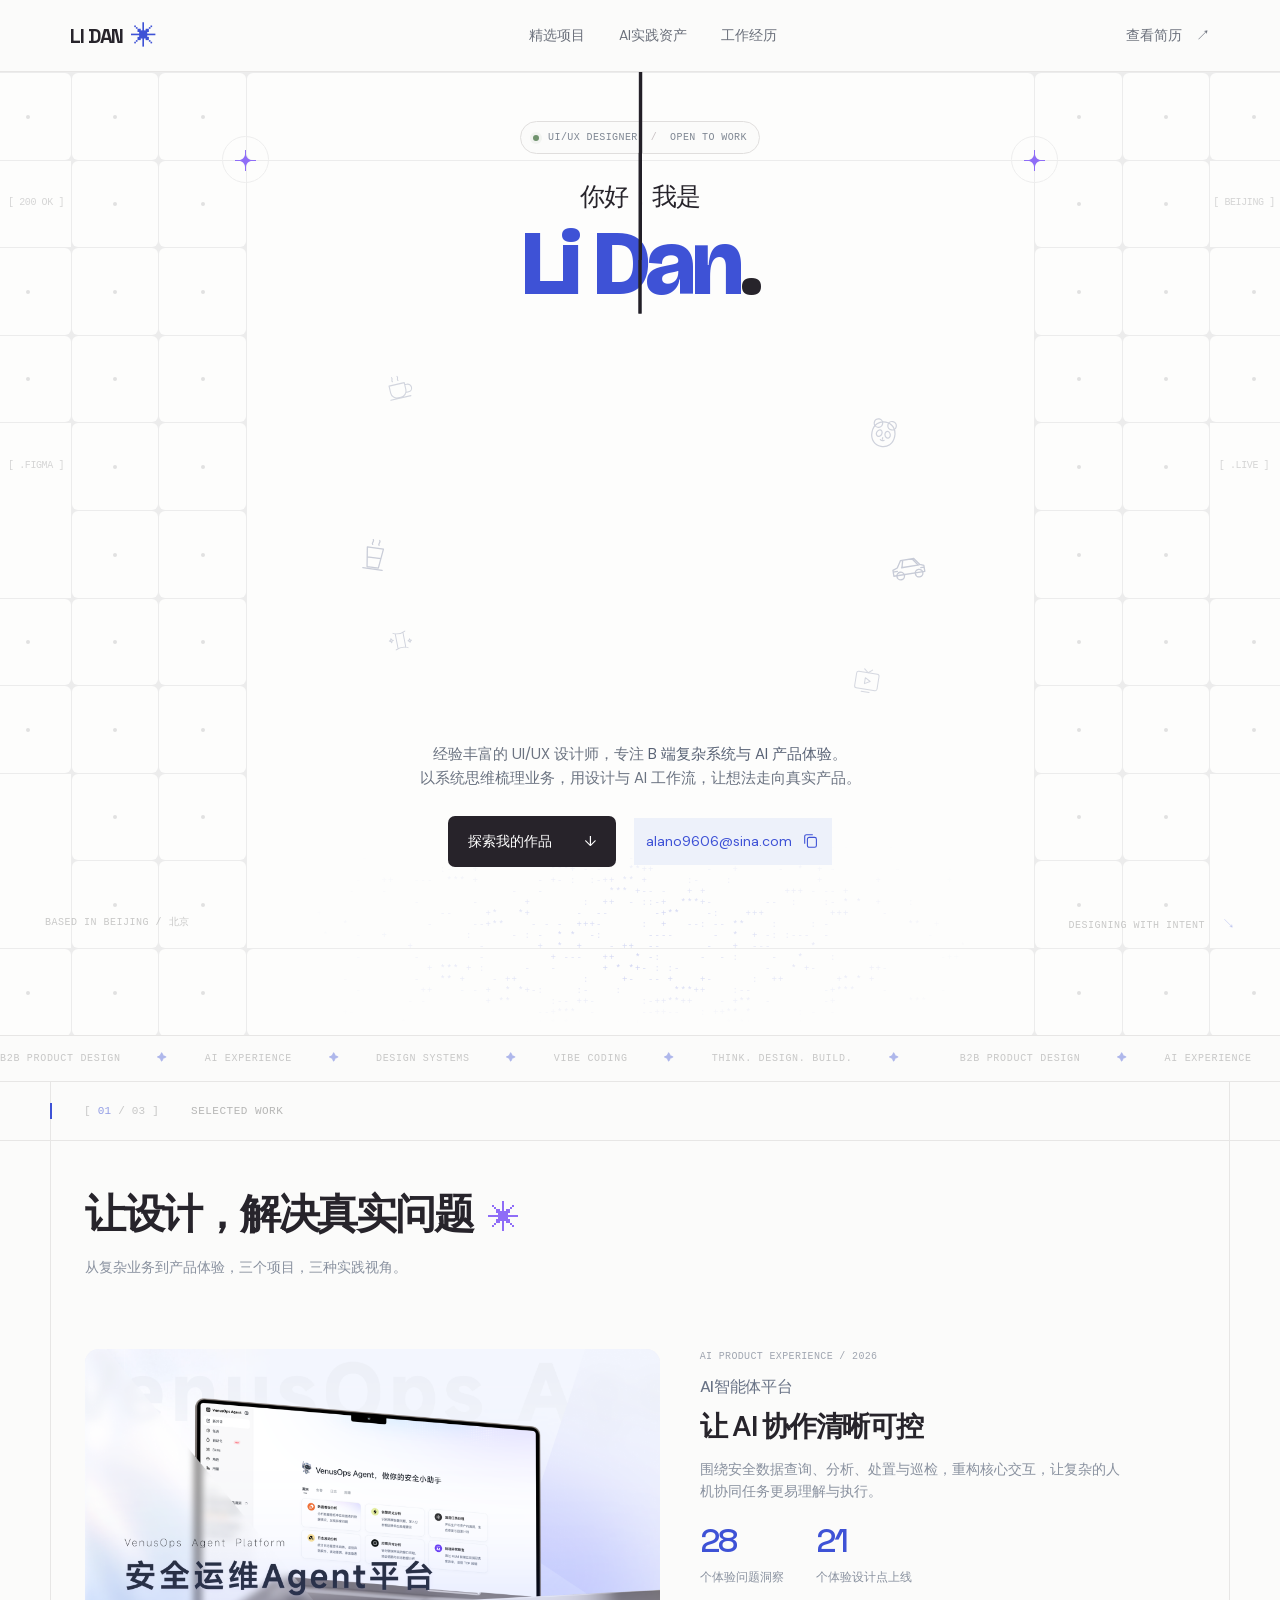
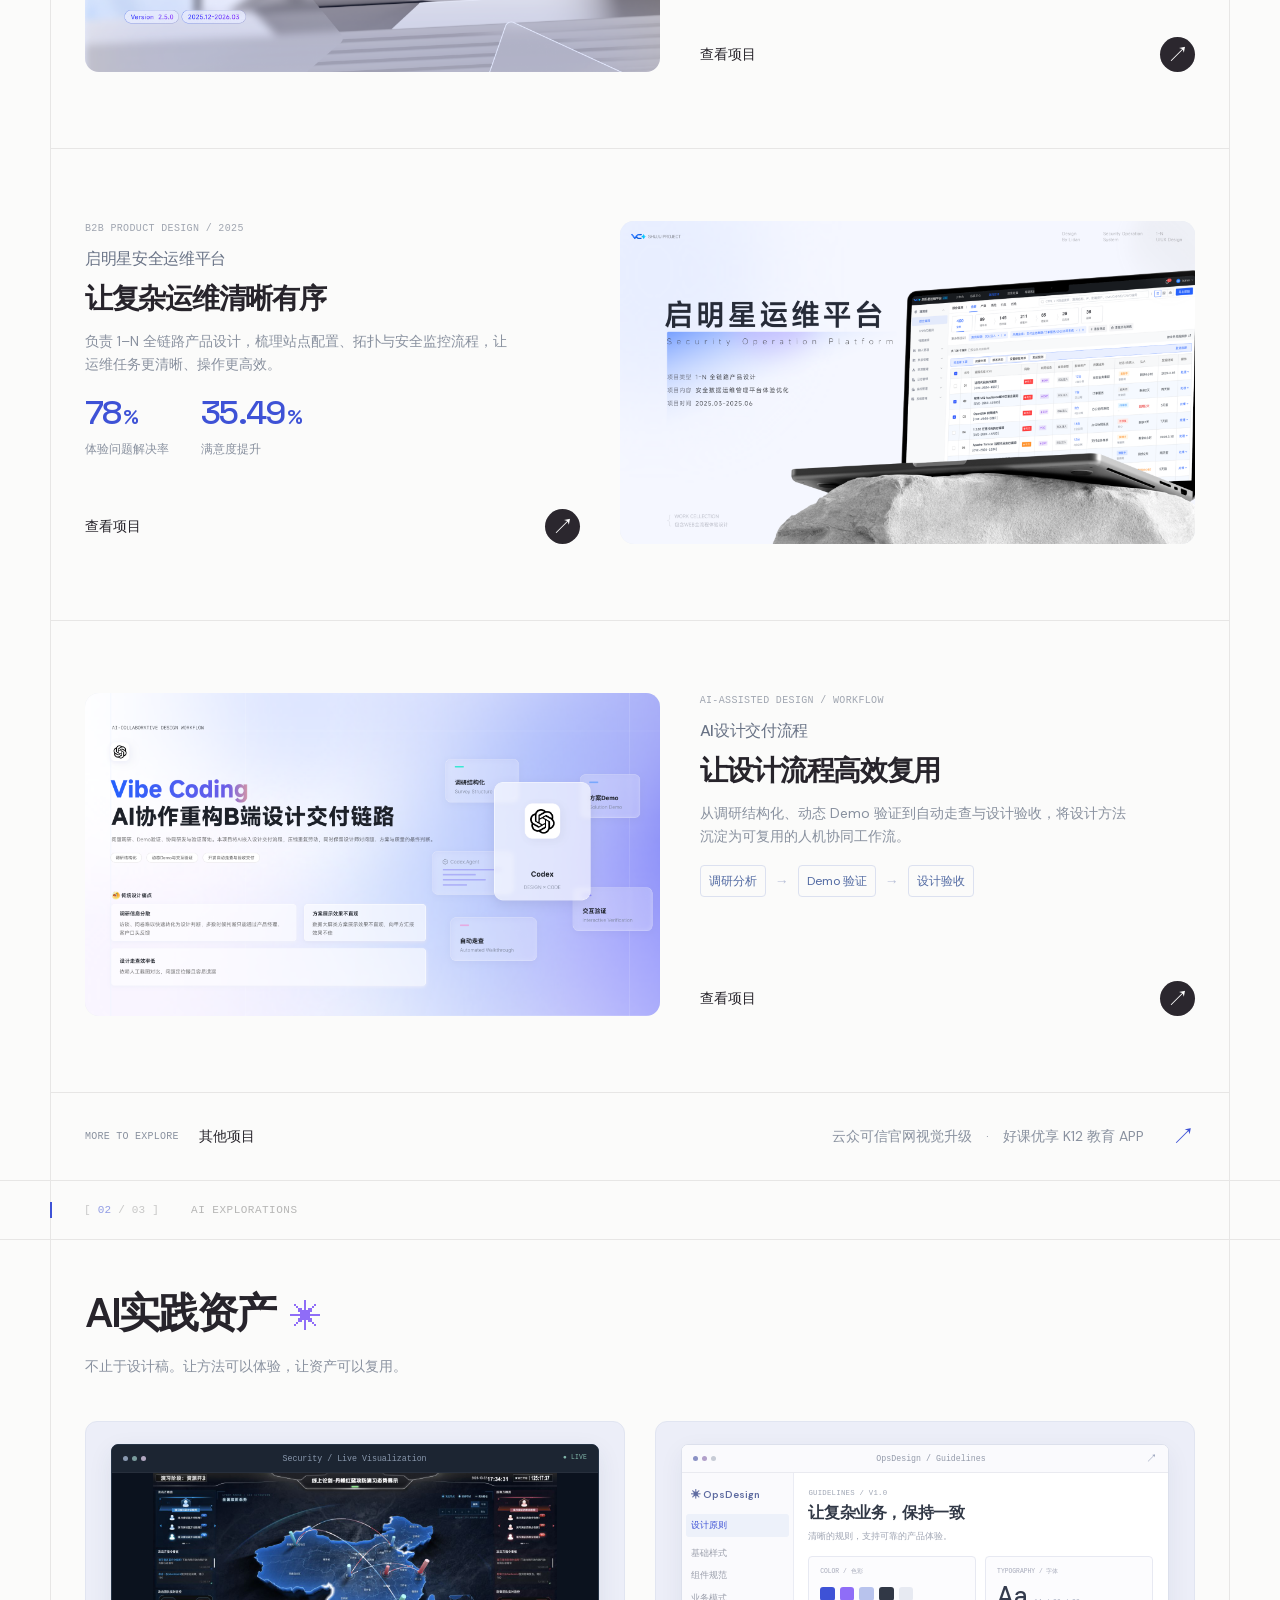
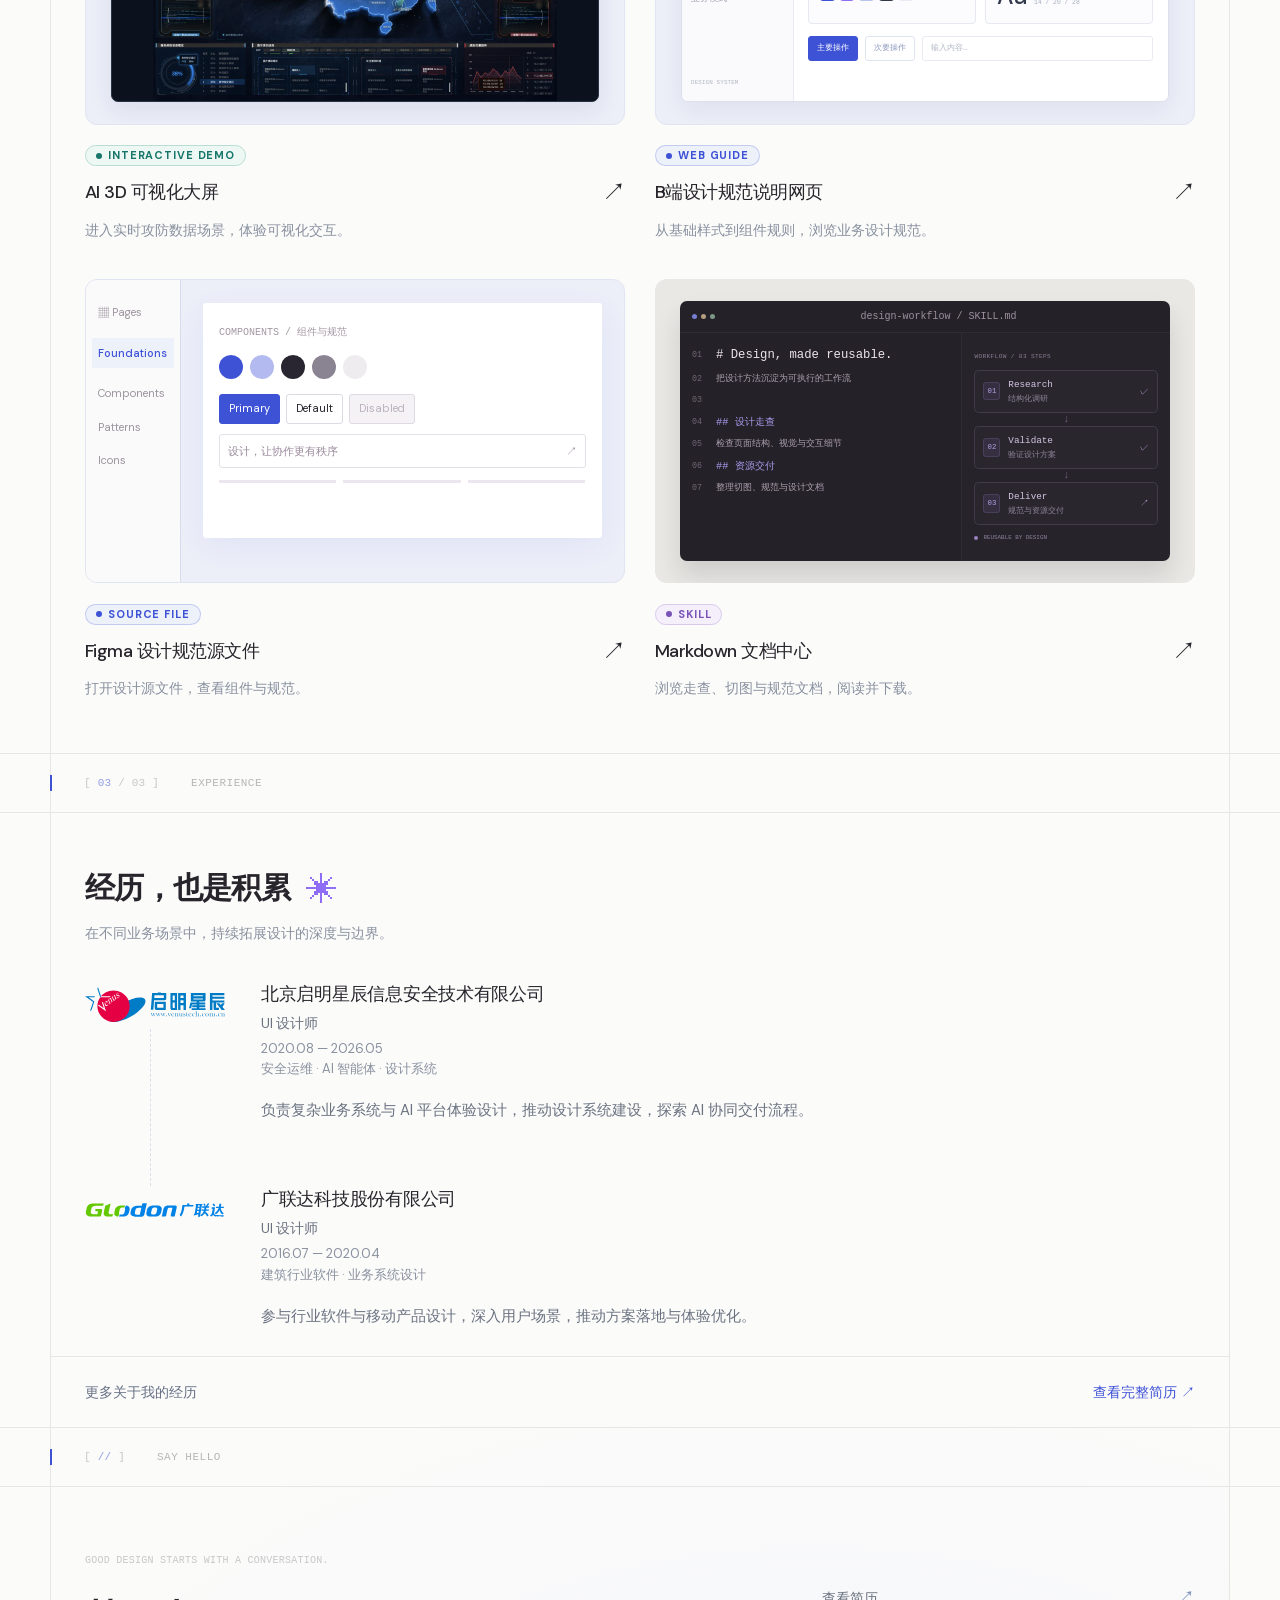
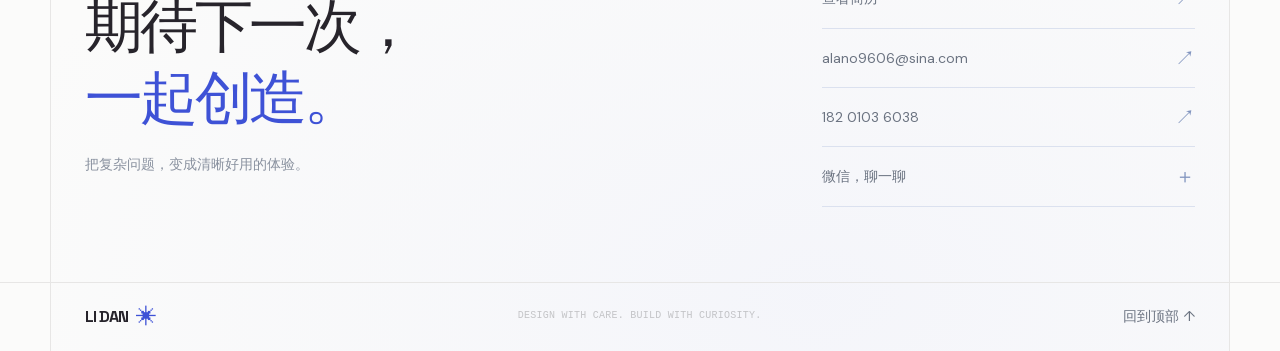
<file: index.html>
<!doctype html>
<html lang="zh-CN">
<head>
  <style>html:not([data-offline-tools]) .portfolio-offline-button{display:none!important}</style>
  <meta charset="utf-8" />
  <meta name="viewport" content="width=device-width, initial-scale=1" />
  <meta name="theme-color" content="#fbfbfa" />
  <meta name="description" content="Li Dan，经验丰富的 UI/UX 设计师。专注 B 端复杂系统与 AI 产品体验，探索设计、技术与真实业务之间的连接。" />
  <title>Li Dan — UI/UX Designer</title>
  <link rel="icon" href="./assets/favicon.svg?v=3" type="image/svg+xml" />
  <link rel="stylesheet" href="./styles.css?v=7" />
  <link rel="stylesheet" href="./hero-background.css?v=19" />
  <link rel="stylesheet" href="./lanyard-widget.css?v=26" />
  <link rel="stylesheet" href="./section-refinement.css?v=6" />
  <link rel="stylesheet" href="./readability.css?v=18" />
  <link rel="stylesheet" href="./custom-cursor.css?v=19" />
  <script defer src="./portfolio-analytics.js?v=2"></script>
  <link rel="stylesheet" href="./offline.css?v=2" />
  <script defer src="./offline.js?v=2"></script>
</head>
<body>
  <a class="skip-link" href="#work">跳至精选项目</a>
  <header class="header">
    <a class="brand" href="#top" aria-label="Li Dan 首页">LI DAN<span class="brand-star">✳</span></a>
    <nav aria-label="主导航">
      <a href="#work">精选项目</a><a href="#assets">AI实践资产</a><a href="#experience">工作经历</a>
    </nav>
    <a class="resume-link" href="./detail.html?view=resume" target="_blank" rel="noopener">查看简历 <span>↗</span></a>
  </header>

  <main>
    <section class="hero" id="top" aria-labelledby="hero-title">
      <div class="hero-blueprint" aria-hidden="true"></div>
      <div class="hero-chrome" aria-hidden="true">
        <svg class="hero-cross cross-left" viewBox="0 0 47 47"><circle cx="23.5" cy="23.5" r="23"/><path d="M24 14v4c0 3.3 2.7 6 6 6h4v1h-4c-3.3 0-6 2.7-6 6v4h-1v-4c0-3.3-2.7-6-6-6h-4v-1h4c3.3 0 6-2.7 6-6v-4z"/></svg>
        <svg class="hero-cross cross-right" viewBox="0 0 47 47"><circle cx="23.5" cy="23.5" r="23"/><path d="M24 14v4c0 3.3 2.7 6 6 6h4v1h-4c-3.3 0-6 2.7-6 6v4h-1v-4c0-3.3-2.7-6-6-6h-4v-1h4c3.3 0 6-2.7 6-6v-4z"/></svg>
        <span class="hero-corner-tag tag-status">[ 200 OK ]</span>
        <span class="hero-corner-tag tag-place">[ BEIJING ]</span>
        <span class="hero-corner-tag tag-figma">[ .FIGMA ]</span>
        <span class="hero-corner-tag tag-live">[ .LIVE ]</span>
      </div>
      <canvas class="hero-ascii" aria-hidden="true"></canvas>
      <div class="hero-content">
        <div class="role-pill"><span class="status-dot"></span> UI/UX DESIGNER <span class="pill-divider">/</span> OPEN TO WORK</div>
        <h1 id="hero-title"><span>你好，我是</span><strong>Li Dan<span class="name-period">.</span></strong></h1>
        <div class="badge-stage" data-badge-state="loading">
          <div class="hero-doodles" aria-hidden="true">
            <svg class="hero-doodle doodle-coffee" viewBox="0 0 48 48"><path d="M12 20h22v10a9 9 0 0 1-9 9h-4a9 9 0 0 1-9-9zM34 23h3a5.5 5.5 0 0 1 0 11h-4M18 15c-2-2 2-3.5 0-6M26 15c-2-2 2-3.5 0-6M10 40h29"/></svg>
            <svg class="hero-doodle doodle-chai" viewBox="0 0 48 48"><path d="M14 16h20l-3 24H17zM15.5 28h17M12 42h24M20 12c-2-2 2-3.5 0-6M28 12c-2-2 2-3.5 0-6"/></svg>
            <svg class="hero-doodle doodle-panda" viewBox="0 0 48 48"><circle cx="15" cy="12" r="5.5"/><circle cx="33" cy="12" r="5.5"/><path d="M39 25c0 10-6.7 16-15 16S9 35 9 25 15.7 9 24 9s15 6 15 16zM15 24c1-3 4-5 6-3s1 6-1.5 7.5S14 27 15 24zM33 24c-1-3-4-5-6-3s-1 6 1.5 7.5S34 27 33 24zM21.5 32.5q2.5 2 5 0M24 29.5v2"/></svg>
            <svg class="hero-doodle doodle-car" viewBox="0 0 52 48"><path d="M8 31v-7l5.5-2 5-8h16l6 8 4.5 2v7M8 31h37M18.5 22.5h21M21 15l-2 7.5M33 15l5.5 7.5M8 26h5M41 26h4"/><circle cx="16" cy="32" r="4.5"/><circle cx="38" cy="32" r="4.5"/></svg>
            <svg class="hero-doodle doodle-tv" viewBox="0 0 48 48"><rect x="7" y="13" width="34" height="25" rx="3"/><path d="m18 8 6 5 6-5M18 42h12M21 21l8 4.5-8 4.5z"/></svg>
            <svg class="hero-doodle doodle-gemini" viewBox="0 0 48 48"><path d="M14 10q10 5 20 0M14 38q10-5 20 0M17.5 12v24M30.5 12v24M9 18l1 2.5 2.5 1-2.5 1L9 25l-1-2.5-2.5-1 2.5-1zM39 24l1 2 2 1-2 1-1 2-1-2-2-1 2-1z"/></svg>
          </div>
          <div class="badge-fallback" hidden><button class="fallback-card" aria-label="翻转工牌查看微信二维码"><img src="./assets/card-front.svg?v=18" alt="Li Dan 设计师工牌正面" /></button></div>
          <div id="lanyard-root" aria-label="可拖动和点击翻面的设计师工牌"></div>
        </div>
        <p class="hero-description">经验丰富的 UI/UX 设计师，专注 <b>B 端复杂系统与 AI 产品体验</b>。<br class="desktop-break" />以系统思维梳理业务，用设计与 AI 工作流，让想法走向真实产品。</p>
        <div class="hero-actions"><a class="button-dark" href="#work">探索我的作品 <span>↓</span></a><button class="email-copy" type="button" data-copy="alano9606@sina.com">alano9606@sina.com <svg viewBox="0 0 20 20" aria-hidden="true"><rect x="6" y="6" width="10" height="11" rx="2"/><path d="M12 3H5a2 2 0 0 0-2 2v8"/></svg></button></div>
      </div>
      <div class="hero-caption"><span>BASED IN BEIJING / 北京</span><span>DESIGNING WITH INTENT <span>↘</span></span></div>
    </section>

    <div class="ticker" aria-hidden="true"><div class="ticker-track"><span>B2B PRODUCT DESIGN <i>✦</i> AI EXPERIENCE <i>✦</i> DESIGN SYSTEMS <i>✦</i> VIBE CODING <i>✦</i> THINK. DESIGN. BUILD. <i>✦</i></span><span>B2B PRODUCT DESIGN <i>✦</i> AI EXPERIENCE <i>✦</i> DESIGN SYSTEMS <i>✦</i> VIBE CODING <i>✦</i> THINK. DESIGN. BUILD. <i>✦</i></span></div></div>

    <section class="work section-shell" id="work" aria-labelledby="work-title">
      <div class="section-kicker" id="projects"><div class="band-counter-inner"><i class="band-tick" aria-hidden="true"></i><span class="band-code" aria-hidden="true">[ <b>01</b> / 03 ]</span><span class="band-name">SELECTED WORK</span></div></div>
      <div class="section-intro"><h2 id="work-title">让设计，<span class="title-tail">解决真实问题<span class="title-star" aria-hidden="true">✳</span></span></h2><p>从复杂业务到产品体验，<br />三个项目，三种实践视角。</p></div>

      <a class="project-row" href="./detail.html?view=ops-agent">
        <div class="project-image agent-image cover-original"><img src="./assets/project-ai-agent.png" alt="AI智能体平台产品设计与界面展示" loading="lazy" /></div>
        <div class="project-content"><span class="project-category">AI PRODUCT EXPERIENCE / 2026</span><h3>AI智能体平台</h3><p class="project-lead">让 AI 协作清晰可控</p><p class="project-description">围绕安全数据查询、分析、处置与巡检，重构核心交互，让复杂的人机协同任务更易理解与执行。</p><div class="project-metrics"><span><b>28</b>个体验问题洞察</span><span><b>21</b>个体验设计点上线</span></div><div class="project-link">查看项目 <span class="circle-arrow">↗</span></div></div>
      </a>

      <a class="project-row reverse" href="./detail.html?view=security-ops">
        <div class="project-image security-image cover-original"><img src="./assets/project-security-ops.png" alt="启明星安全运维平台的产品界面与核心设计" loading="lazy" /></div>
        <div class="project-content"><span class="project-category">B2B PRODUCT DESIGN / 2025</span><h3>启明星安全运维平台</h3><p class="project-lead">让复杂运维清晰有序</p><p class="project-description">负责 1–N 全链路产品设计，梳理站点配置、拓扑与安全监控流程，让运维任务更清晰、操作更高效。</p><div class="project-metrics"><span><b>78<small>%</small></b>体验问题解决率</span><span><b>35.49<small>%</small></b>满意度提升</span></div><div class="project-link">查看项目 <span class="circle-arrow">↗</span></div></div>
      </a>

      <a class="project-row" href="./detail.html?view=ai-workflow">
        <div class="project-image workflow-image cover-original"><img src="./assets/project-design-workflow.png" alt="AI设计交付流程，连接调研分析、动态Demo与自动走查" loading="lazy" /></div>
        <div class="project-content"><span class="project-category">AI-ASSISTED DESIGN / WORKFLOW</span><h3>AI设计交付流程</h3><p class="project-lead">让设计流程高效复用</p><p class="project-description">从调研结构化、动态 Demo 验证到自动走查与设计验收，将设计方法沉淀为可复用的人机协同工作流。</p><div class="workflow-tags"><span>调研分析</span><i>→</i><span>Demo 验证</span><i>→</i><span>设计验收</span></div><div class="project-link">查看项目 <span class="circle-arrow">↗</span></div></div>
      </a>

      <a class="other-projects" href="./detail.html?view=other-projects"><span class="other-label">MORE TO EXPLORE</span><b>其他项目</b><span class="other-description">云众可信官网视觉升级 <i>·</i> 好课优享 K12 教育 APP</span><span class="other-arrow">↗</span></a>
    </section>

    <section class="assets-section section-shell" id="assets" aria-labelledby="assets-title">
      <div class="section-kicker"><div class="band-counter-inner"><i class="band-tick" aria-hidden="true"></i><span class="band-code" aria-hidden="true">[ <b>02</b> / 03 ]</span><span class="band-name">AI EXPLORATIONS</span></div></div>
      <div class="section-intro"><h2 id="assets-title">AI实践资产<span class="title-star" aria-hidden="true">✳</span></h2><p>不止于设计稿。<br />让方法可以体验，让资产可以复用。</p></div>
      <div class="asset-grid">
        <a class="asset-card" href="./detail.html?view=attack-defense" target="_blank" rel="noopener">
          <div class="asset-preview demo-preview dashboard-preview"><div class="dashboard-window"><div class="dashboard-chrome" aria-hidden="true"><i></i><i></i><i></i><span>Security / Live Visualization</span><b>● LIVE</b></div><div class="dashboard-screen"><img src="./assets/attack-defense-preview.png?v=25" alt="红蓝攻防态势大屏，全国三维地图与实时攻防路径" loading="lazy" /></div></div></div>
          <div class="asset-info"><span class="asset-type tag-demo">INTERACTIVE DEMO</span><h3>AI 3D 可视化大屏 <span>↗</span></h3><p>进入实时攻防数据场景，体验可视化交互。</p></div>
        </a>
        <a class="asset-card" href="./detail.html?view=design-guidelines" target="_blank" rel="noopener">
          <div class="asset-preview guide-preview" role="img" aria-label="B端设计规范网页的规则、色彩与组件预览"><div class="guide-window" aria-hidden="true"><div class="guide-chrome"><i></i><i></i><i></i><span>OpsDesign / Guidelines</span><b>↗</b></div><div class="guide-layout"><div class="guide-nav"><b>✳ OpsDesign</b><span class="is-current">设计原则</span><span>基础样式</span><span>组件规范</span><span>业务模式</span><small>DESIGN SYSTEM</small></div><div class="guide-main"><span class="guide-eyebrow">GUIDELINES / V1.0</span><b class="guide-title">让复杂业务，保持一致</b><p>清晰的规则，支持可靠的产品体验。</p><div class="guide-foundations"><div><span>COLOR / 色彩</span><div class="guide-swatches"><i></i><i></i><i></i><i></i><i></i></div></div><div><span>TYPOGRAPHY / 字体</span><b>Aa <small>14 / 20 / 28</small></b></div></div><div class="guide-example"><span class="guide-button">主要操作</span><span>次要操作</span><i>输入内容…</i></div></div></div></div></div>
          <div class="asset-info"><span class="asset-type">WEB GUIDE</span><h3>B端设计规范说明网页 <span>↗</span></h3><p>从基础样式到组件规则，浏览业务设计规范。</p></div>
        </a>
        <a class="asset-card" href="https://www.figma.com/design/oDrcfvQVEirNWBJcu96JSz/OpsDesign-System?node-id=20-5406&amp;p=f&amp;t=EqjE3cNsYJAl4gk6-0" target="_blank" rel="noopener">
          <div class="asset-preview figma-preview"><div class="figma-sidebar"><span>▦ Pages</span><b>Foundations</b><span>Components</span><span>Patterns</span><span>Icons</span></div><div class="component-board"><span class="board-label">COMPONENTS / 组件与规范</span><div class="swatches"><i></i><i></i><i></i><i></i><i></i></div><div class="sample-buttons"><span>Primary</span><span>Default</span><span>Disabled</span></div><div class="sample-input">设计，让协作更有秩序 <span>↗</span></div><div class="sample-lines"><i></i><i></i><i></i></div></div></div>
          <div class="asset-info"><span class="asset-type">SOURCE FILE</span><h3>Figma 设计规范源文件 <span>↗</span></h3><p>打开设计源文件，查看组件与规范。</p></div>
        </a>
        <a class="asset-card" href="./detail.html?view=markdown-docs" target="_blank" rel="noopener">
          <div class="asset-preview docs-preview" role="img" aria-label="Skill 设计工作流文档及调研、验证、交付流程预览"><div class="docs-window" aria-hidden="true"><div class="window-bar"><i></i><i></i><i></i><span>design-workflow / SKILL.md</span></div><div class="docs-body"><div class="docs-code"><small>01</small><b># Design, made reusable.</b><small>02</small><span>把设计方法沉淀为可执行的工作流</span><small>03</small><span></span><small>04</small><em>## 设计走查</em><small>05</small><span>检查页面结构、视觉与交互细节</span><small>06</small><em>## 资源交付</em><small>07</small><span>整理切图、规范与设计文档</span></div><div class="skill-map"><span class="skill-map-label">WORKFLOW / 03 STEPS</span><div class="skill-node"><i>01</i><span><b>Research</b><small>结构化调研</small></span><em>✓</em></div><span class="skill-connector">↓</span><div class="skill-node"><i>02</i><span><b>Validate</b><small>验证设计方案</small></span><em>✓</em></div><span class="skill-connector">↓</span><div class="skill-node"><i>03</i><span><b>Deliver</b><small>规范与资源交付</small></span><em>↗</em></div><span class="skill-output"><i></i> REUSABLE BY DESIGN</span></div></div></div></div>
          <div class="asset-info"><span class="asset-type tag-skill">Skill</span><h3>Markdown 文档中心 <span>↗</span></h3><p>浏览走查、切图与规范文档，阅读并下载。</p></div>
        </a>
      </div>
    </section>

    <section class="experience section-shell" id="experience" aria-labelledby="experience-title">
      <div class="section-kicker"><div class="band-counter-inner"><i class="band-tick" aria-hidden="true"></i><span class="band-code" aria-hidden="true">[ <b>03</b> / 03 ]</span><span class="band-name">EXPERIENCE</span></div></div>
      <div class="section-intro"><h2 id="experience-title">经历，<span class="title-tail">也是积累<span class="title-star" aria-hidden="true">✳</span></span></h2><p>在不同业务场景中，<br />持续拓展设计的深度与边界。</p></div>
      <div class="experience-list" role="list">
        <article class="experience-row" role="listitem">
          <div class="experience-logo-frame" aria-hidden="true"><img class="company-logo logo-venus" src="./assets/company-logos/venustech-user.svg" alt="启明星辰 Logo" loading="lazy" /></div>
          <div class="experience-content"><h3 class="experience-company-name">北京启明星辰信息安全技术有限公司</h3><p class="experience-role">UI 设计师</p><time class="experience-date">2020.08 — 2026.05</time><p class="experience-focus">安全运维 · AI 智能体 · 设计系统</p><p class="experience-responsibility">负责复杂业务系统与 AI 平台体验设计，推动设计系统建设，探索 AI 协同交付流程。</p></div>
        </article>
        <article class="experience-row" role="listitem">
          <div class="experience-logo-frame" aria-hidden="true"><img class="company-logo" src="./assets/company-logos/glodon.svg" alt="广联达 Logo" loading="lazy" /></div>
          <div class="experience-content"><h3 class="experience-company-name">广联达科技股份有限公司</h3><p class="experience-role">UI 设计师</p><time class="experience-date">2016.07 — 2020.04</time><p class="experience-focus">建筑行业软件 · 业务系统设计</p><p class="experience-responsibility">参与行业软件与移动产品设计，深入用户场景，推动方案落地与体验优化。</p></div>
        </article>
      </div>
      <a class="experience-resume" href="./detail.html?view=resume" target="_blank" rel="noopener">更多关于我的经历 <span>查看完整简历 ↗</span></a>
    </section>

    <footer class="contact section-shell" id="contact">
      <div class="section-kicker"><div class="band-counter-inner"><i class="band-tick" aria-hidden="true"></i><span class="band-code" aria-hidden="true">[ <b>//</b> ]</span><span class="band-name">SAY HELLO</span></div></div>
      <div class="contact-main"><div><span class="contact-overline">GOOD DESIGN STARTS WITH A CONVERSATION.</span><h2>期待下一次，<br /><span class="title-tail">一起创造。</span></h2><p>把复杂问题，变成清晰好用的体验。</p></div><div class="contact-actions"><a href="./detail.html?view=resume" target="_blank" rel="noopener">查看简历 <span>↗</span></a><a href="mailto:alano9606@sina.com">alano9606@sina.com <span>↗</span></a><a href="tel:18201036038">182 0103 6038 <span>↗</span></a><div class="wechat-wrap"><button class="wechat-button" aria-expanded="false" aria-controls="wechat-panel">微信，聊一聊 <span>＋</span></button><div class="wechat-panel" id="wechat-panel"><img src="./assets/wechat-qr.jpg" alt="Li Dan 的微信二维码" loading="lazy" /><b>扫码添加微信</b><span>期待与你交流</span></div></div></div></div>
      <div class="footer-bottom"><a class="brand" href="#top">LI DAN<span class="brand-star">✳</span></a><span>DESIGN WITH CARE. BUILD WITH CURIOSITY.</span><a href="#top">回到顶部 ↑</a></div>
    </footer>
  </main>
  <div class="toast" role="status" aria-live="polite"></div>
  <script src="./site.js?v=26" defer></script>
  <script src="./hero-background.js?v=19" defer></script>
  <script src="./lanyard-widget.js?v=26" defer></script>
  <script src="./custom-cursor.js?v=19" defer></script>
</body>
</html>
</file>
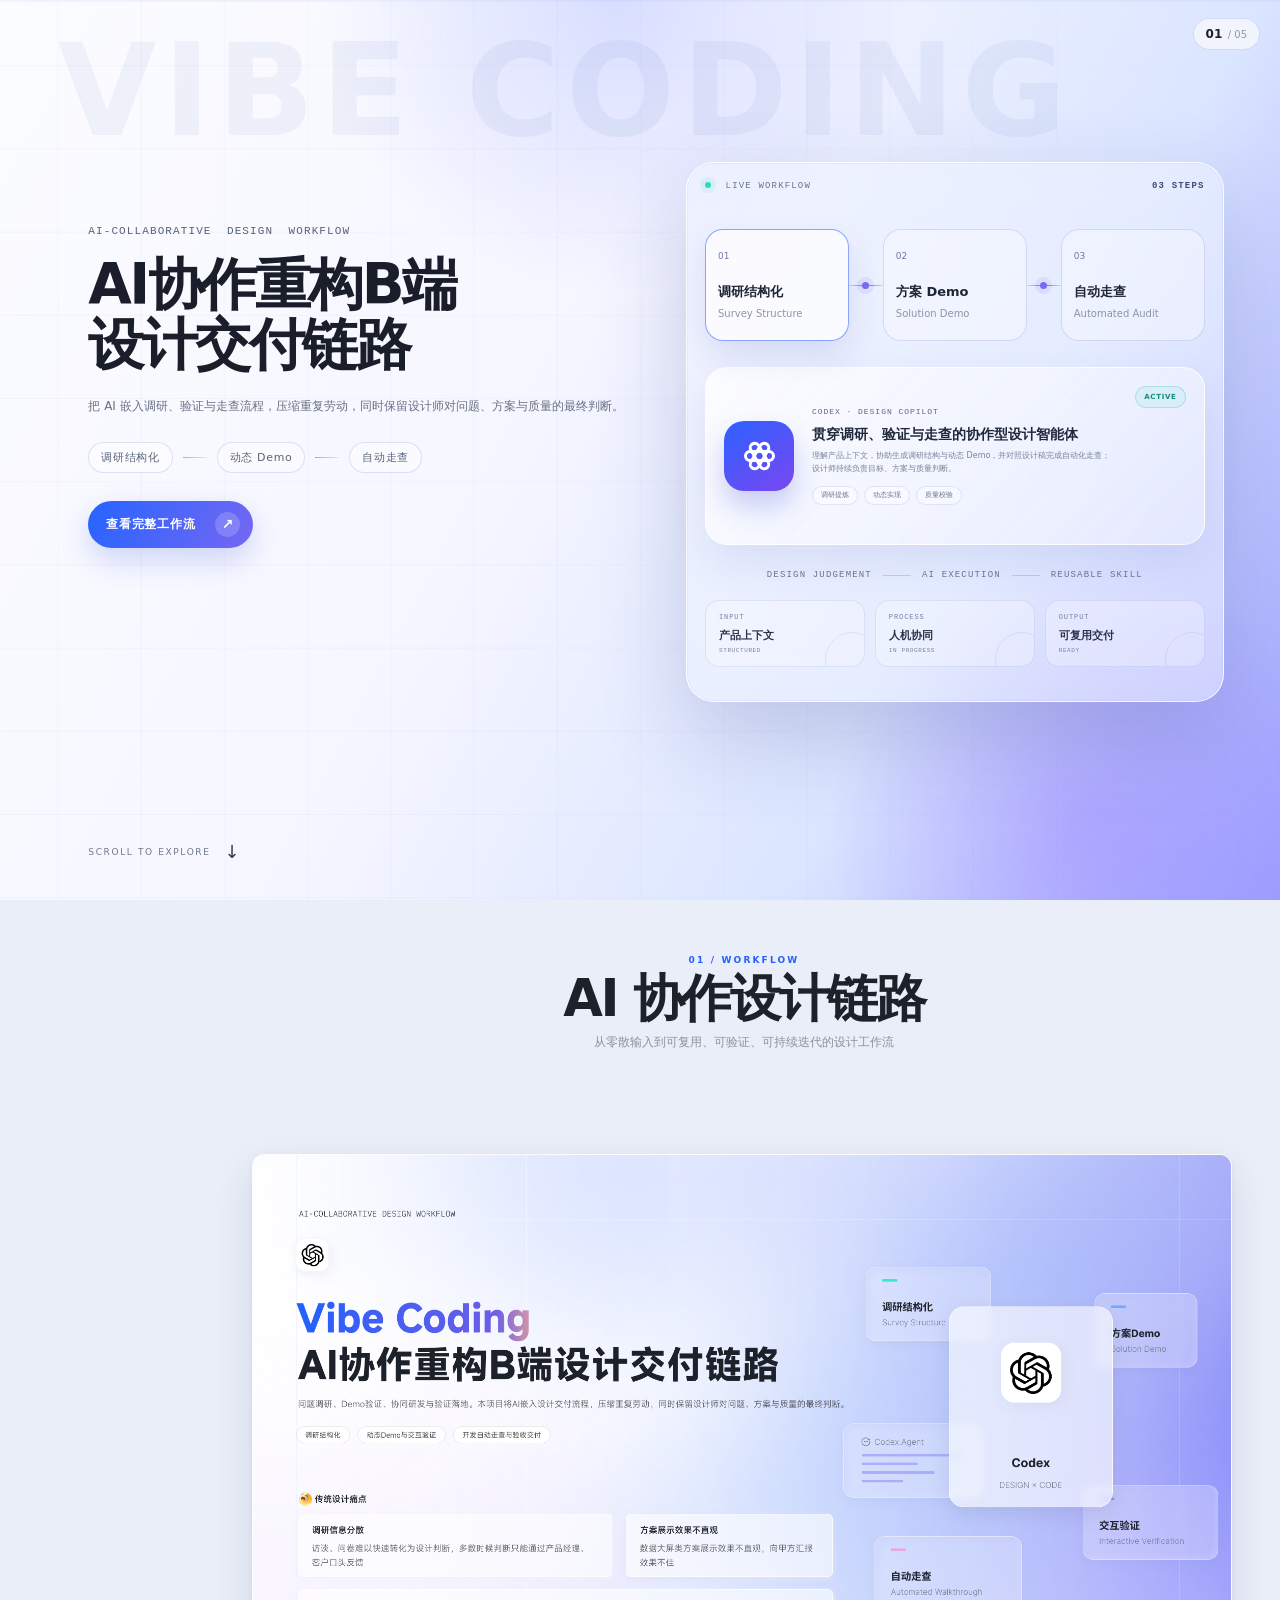
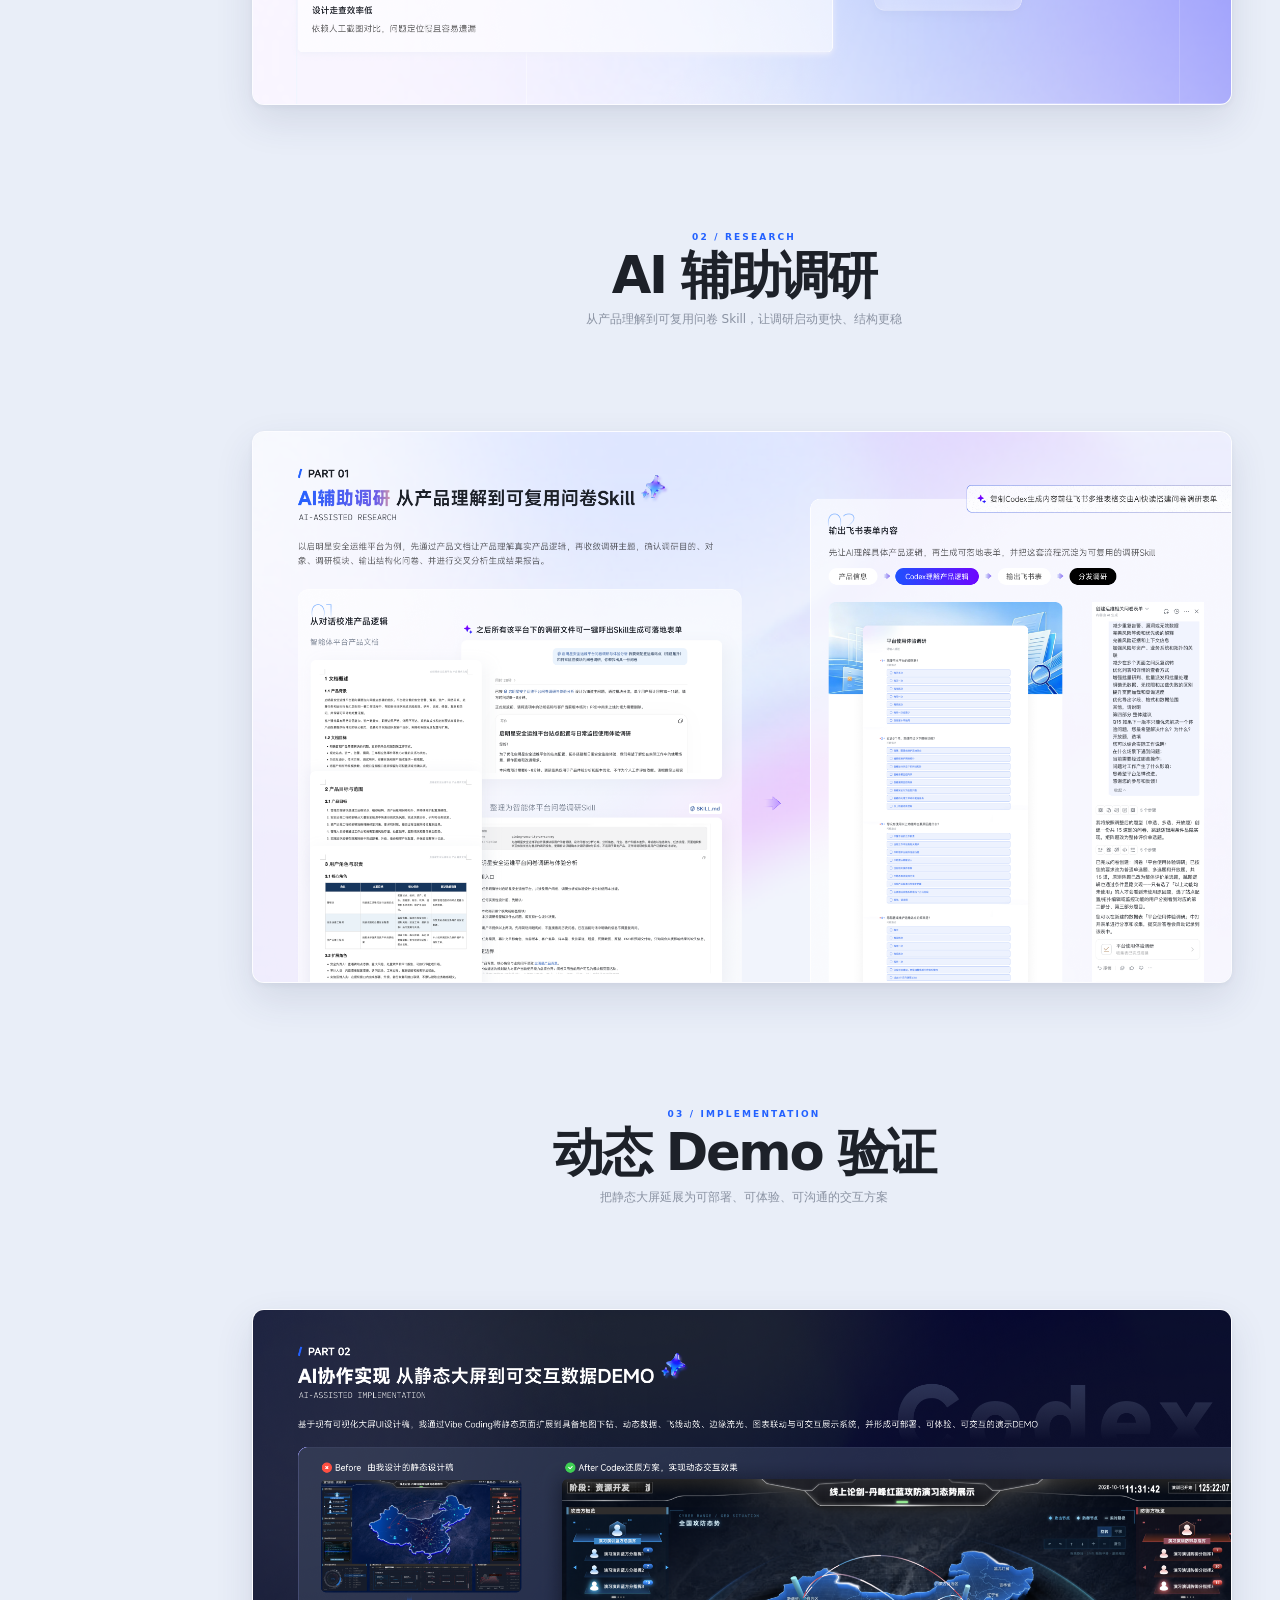
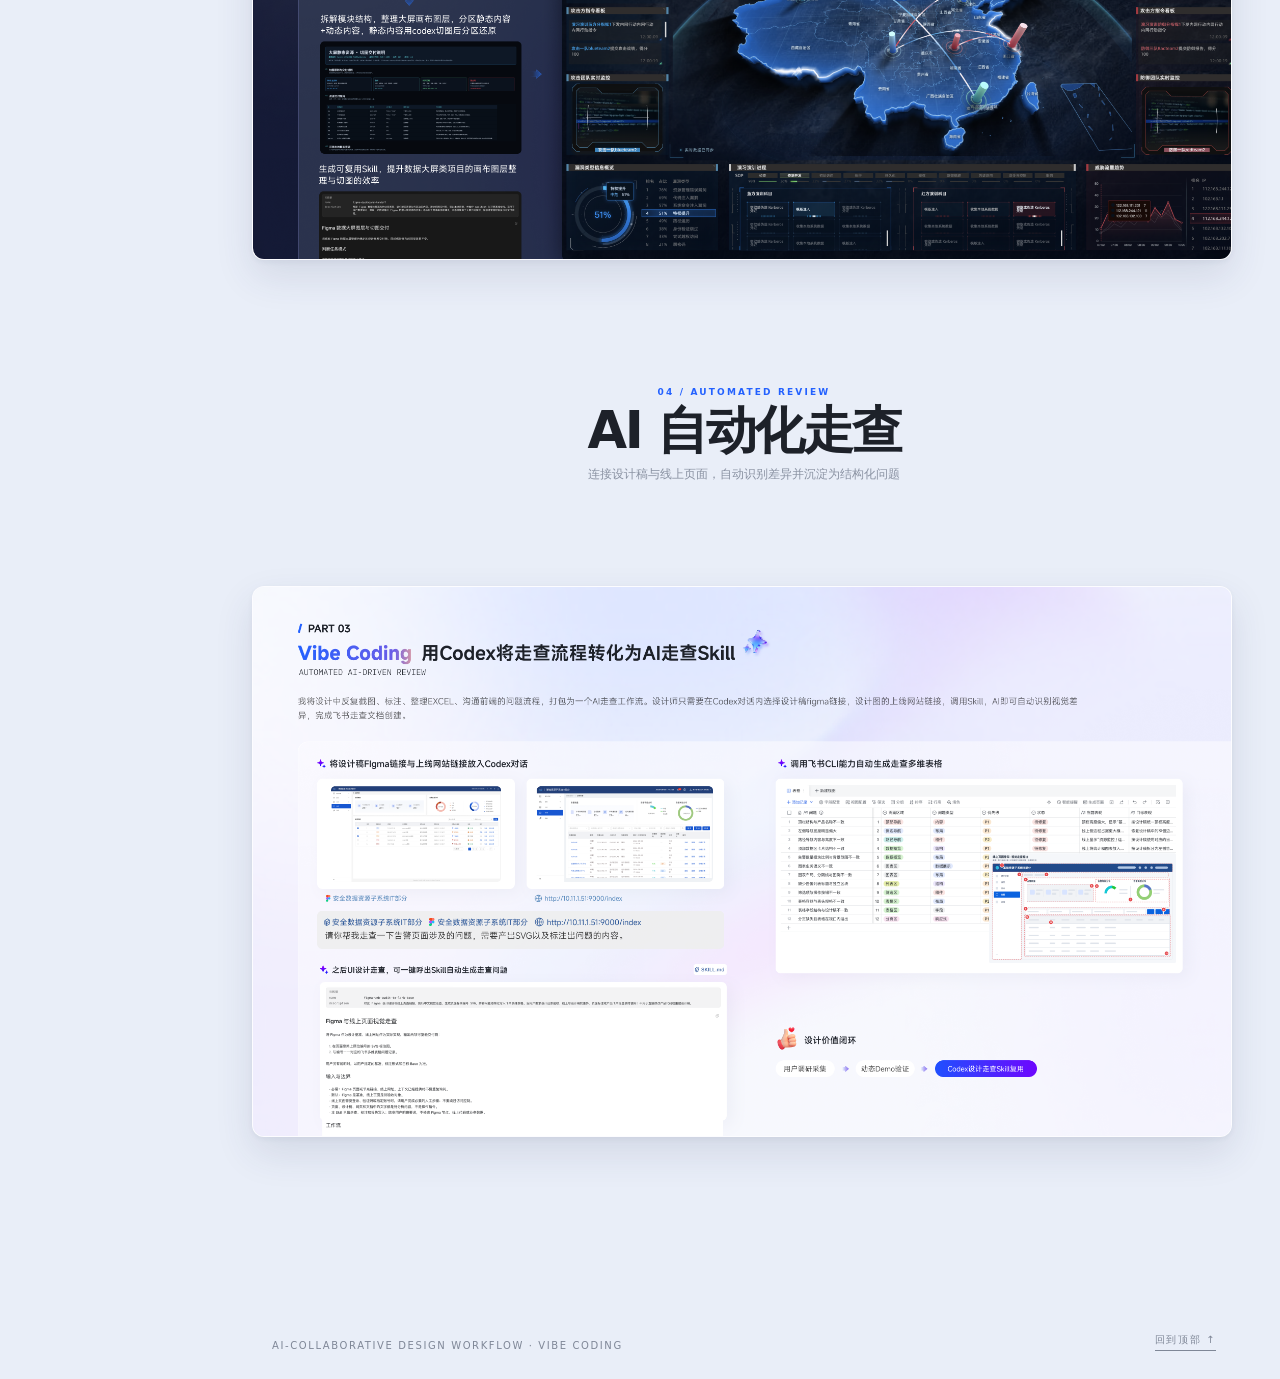
<file: projects/ai-workflow/index.html>
<!doctype html>
<html lang="zh-CN" data-cursor-theme="dark">
  <head>
  <style>html:not([data-offline-tools]) .portfolio-offline-button{display:none!important}</style>
    <meta charset="UTF-8" />
    <meta name="viewport" content="width=device-width, initial-scale=1" />
    <meta name="description" content="AI 协作设计工作流：从调研结构化、动态 Demo 到自动化设计走查的 B 端设计交付链路。" />
    <meta name="theme-color" content="#eef2ff" />
    <title>AI设计交付流程 · 李丹作品集</title>
    <link rel="stylesheet" href="./styles.css?v=8" />
    <link rel="stylesheet" href="../../custom-cursor.css?v=19" />
    <script defer src="../../portfolio-analytics.js?v=2"></script>
    <link rel="stylesheet" href="../../offline.css?v=2" />
  <script defer src="../../offline.js?v=2"></script>
</head>
  <body>
    <aside class="side-nav" aria-label="项目章节导航">
      <a class="brand" href="#cover" aria-label="回到项目首页">
        <span class="brand-mark">AI</span>
        <span><strong>AI设计交付流程</strong><small>DESIGN × CODE</small></span>
      </a>
      <nav>
        <a class="nav-link" href="#overview" data-nav="overview"><span>01</span>协作链路</a>
        <a class="nav-link" href="#research" data-nav="research"><span>02</span>辅助调研</a>
        <a class="nav-link" href="#implementation" data-nav="implementation"><span>03</span>动态验证</a>
        <a class="nav-link" href="#audit" data-nav="audit"><span>04</span>自动走查</a>
      </nav>
      <div class="project-meta"><span>AI-COLLABORATIVE DESIGN</span><strong>RESEARCH — DELIVERY</strong></div>
    </aside>

    <div class="progress" aria-hidden="true"><span></span></div>
    <div class="page-counter" aria-live="polite"><strong>01</strong><span>/ 05</span></div>

    <main>
      <section class="cover observe-section" id="cover" data-chapter="cover" data-page="1">
        <div class="cover-canvas" data-cover-canvas>
          <div class="cover-grid" aria-hidden="true"></div>
          <div class="cover-orb orb-a" aria-hidden="true"></div>
          <div class="cover-orb orb-b" aria-hidden="true"></div>
          <div class="cursor-glow" aria-hidden="true"></div>
          <p class="cover-wordmark" aria-hidden="true">VIBE CODING</p>

          <div class="cover-copy">
            <p class="cover-en">AI-COLLABORATIVE&nbsp;&nbsp;DESIGN&nbsp;&nbsp;WORKFLOW</p>
            <h1>AI协作重构B端<br />设计交付链路</h1>
            <p class="cover-description">把 AI 嵌入调研、验证与走查流程，压缩重复劳动，同时保留设计师对问题、方案与质量的最终判断。</p>
            <div class="cover-path" aria-label="项目流程">
              <span>调研结构化</span><i></i><span>动态 Demo</span><i></i><span>自动走查</span>
            </div>
            <a class="cover-cta" href="#overview"><span>查看完整工作流</span><i>↗</i></a>
          </div>

          <div class="workflow-visual" data-tilt-card aria-label="AI 协作设计工作流概览">
            <div class="visual-topline"><span><i></i> LIVE WORKFLOW</span><b>03 STEPS</b></div>
            <div class="workflow-map">
              <button class="flow-node is-active" type="button" data-step="research"><small>01</small><b>调研结构化</b><span>Survey Structure</span></button>
              <div class="flow-line"><i></i></div>
              <button class="flow-node" type="button" data-step="demo"><small>02</small><b>方案 Demo</b><span>Solution Demo</span></button>
              <div class="flow-line"><i></i></div>
              <button class="flow-node" type="button" data-step="audit"><small>03</small><b>自动走查</b><span>Automated Audit</span></button>
            </div>
            <div class="agent-card">
              <div class="agent-icon"><span></span><span></span><span></span></div>
              <div class="agent-content">
                <small id="agentLabel">CODEX · DESIGN COPILOT</small>
                <strong id="agentTitle">贯穿调研、验证与走查的协作型设计智能体</strong>
                <p id="agentText">理解产品上下文，协助生成调研结构与动态 Demo，并对照设计稿完成自动化走查；设计师持续负责目标、方案与质量判断。</p>
                <div class="agent-capabilities" aria-label="智能体能力范围">
                  <span data-capability="research">调研提炼</span>
                  <span data-capability="demo">动态实现</span>
                  <span data-capability="audit">质量校验</span>
                </div>
              </div>
              <b class="agent-status" id="agentStatus">ACTIVE</b>
            </div>
            <div class="visual-footer"><span>DESIGN JUDGEMENT</span><i></i><span>AI EXECUTION</span><i></i><span>REUSABLE SKILL</span></div>
            <div class="visual-metrics" aria-label="工作流状态摘要">
              <span><small>INPUT</small><b>产品上下文</b><em>STRUCTURED</em></span>
              <span><small>PROCESS</small><b>人机协同</b><em>IN PROGRESS</em></span>
              <span><small>OUTPUT</small><b>可复用交付</b><em>READY</em></span>
            </div>
          </div>

          <a class="scroll-cue" href="#overview">SCROLL TO EXPLORE <i>↓</i></a>
        </div>
      </section>

      <section class="chapter-marker observe-section" id="overview" data-chapter="overview" data-page="2">
        <p>01 / WORKFLOW</p><h2>AI 协作设计链路</h2><span>从零散输入到可复用、可验证、可持续迭代的设计工作流</span>
      </section>
      <section class="slide-section observe-section" data-chapter="overview" data-page="2">
        <button class="stage" type="button" data-lightbox="./assets/ai-overview.png" aria-label="放大查看 AI 协作设计工作流概览">
          <img src="./assets/ai-overview.png" alt="AI 协作重构 B 端设计交付链路概览" />
          <span class="stage-action">查看大图 <i>↗</i></span>
        </button>
      </section>

      <section class="chapter-marker observe-section" id="research" data-chapter="research" data-page="3">
        <p>02 / RESEARCH</p><h2>AI 辅助调研</h2><span>从产品理解到可复用问卷 Skill，让调研启动更快、结构更稳</span>
      </section>
      <section class="slide-section observe-section" data-chapter="research" data-page="3">
        <button class="stage" type="button" data-lightbox="./assets/ai-research.png?v=29" aria-label="放大查看 AI 辅助调研案例">
          <img loading="lazy" src="./assets/ai-research.png?v=29" alt="从产品理解到可复用问卷 Skill 的 AI 辅助调研流程" />
          <span class="stage-action">查看大图 <i>↗</i></span>
        </button>
      </section>

      <section class="chapter-marker observe-section" id="implementation" data-chapter="implementation" data-page="4">
        <p>03 / IMPLEMENTATION</p><h2>动态 Demo 验证</h2><span>把静态大屏延展为可部署、可体验、可沟通的交互方案</span>
      </section>
      <section class="slide-section observe-section" data-chapter="implementation" data-page="4">
        <button class="stage" type="button" data-lightbox="./assets/ai-demo.png" aria-label="放大查看 AI 动态 Demo 实现案例">
          <img loading="lazy" src="./assets/ai-demo.png" alt="从静态大屏到可交互数据 Demo 的 AI 协作实现" />
          <span class="stage-action">查看大图 <i>↗</i></span>
        </button>
      </section>

      <section class="chapter-marker observe-section" id="audit" data-chapter="audit" data-page="5">
        <p>04 / AUTOMATED REVIEW</p><h2>AI 自动化走查</h2><span>连接设计稿与线上页面，自动识别差异并沉淀为结构化问题</span>
      </section>
      <section class="slide-section observe-section" data-chapter="audit" data-page="5">
        <button class="stage" type="button" data-lightbox="./assets/ai-audit.png" aria-label="放大查看 AI 自动化设计走查案例">
          <img loading="lazy" src="./assets/ai-audit.png" alt="由 Codex 自动识别视觉差异并生成走查问题的工作流" />
          <span class="stage-action">查看大图 <i>↗</i></span>
        </button>
      </section>

      <footer><p>AI-COLLABORATIVE DESIGN WORKFLOW · VIBE CODING</p><a href="#cover">回到顶部 ↑</a></footer>
    </main>

    <div class="lightbox" role="dialog" aria-modal="true" aria-label="案例大图预览" hidden>
      <button class="lightbox-close" type="button" aria-label="关闭预览">×</button>
      <button class="lightbox-nav lightbox-prev" type="button" aria-label="查看上一张">‹</button>
      <img alt="" />
      <button class="lightbox-nav lightbox-next" type="button" aria-label="查看下一张">›</button>
      <p><span class="lightbox-count"></span> · 按 ← → 切换 · 按 ESC 关闭</p>
    </div>
    <script src="./script.js?v=3"></script>
    <script src="../../custom-cursor.js?v=19"></script>
  </body>
</html>
</file>
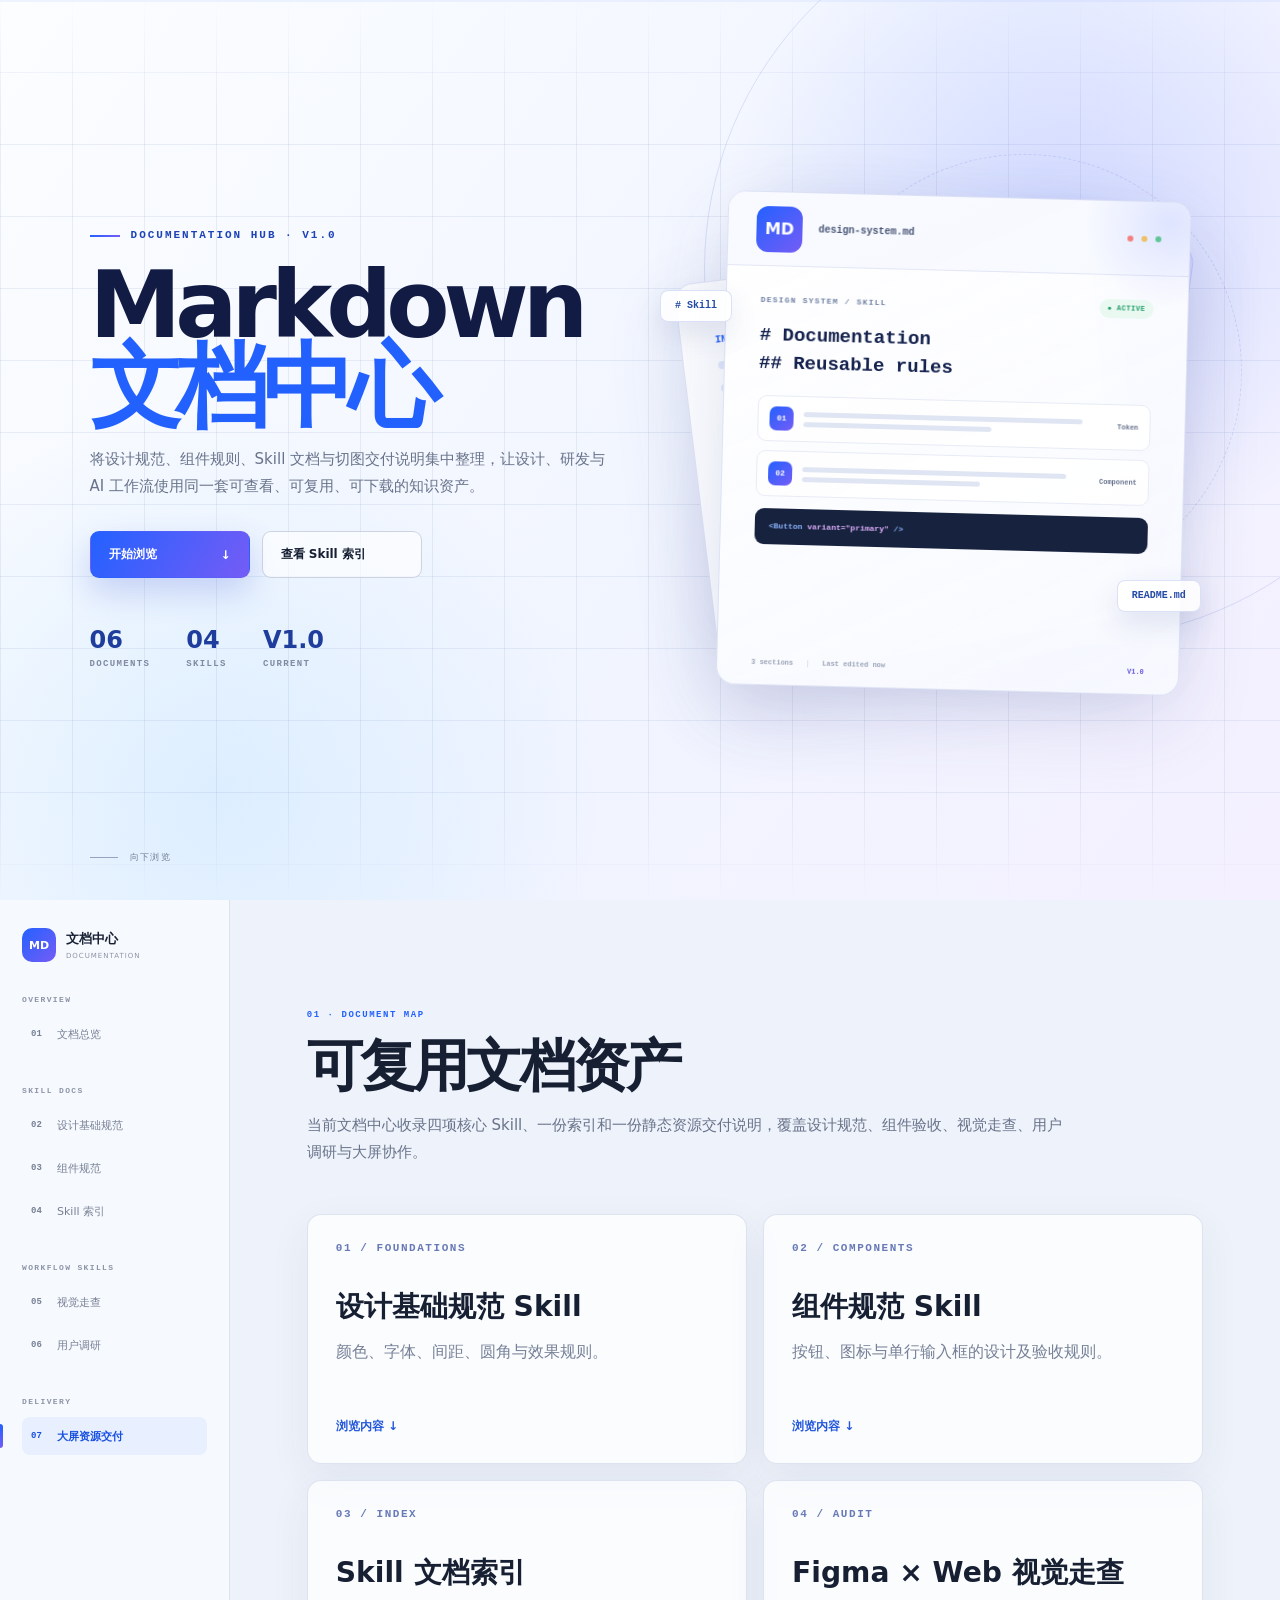
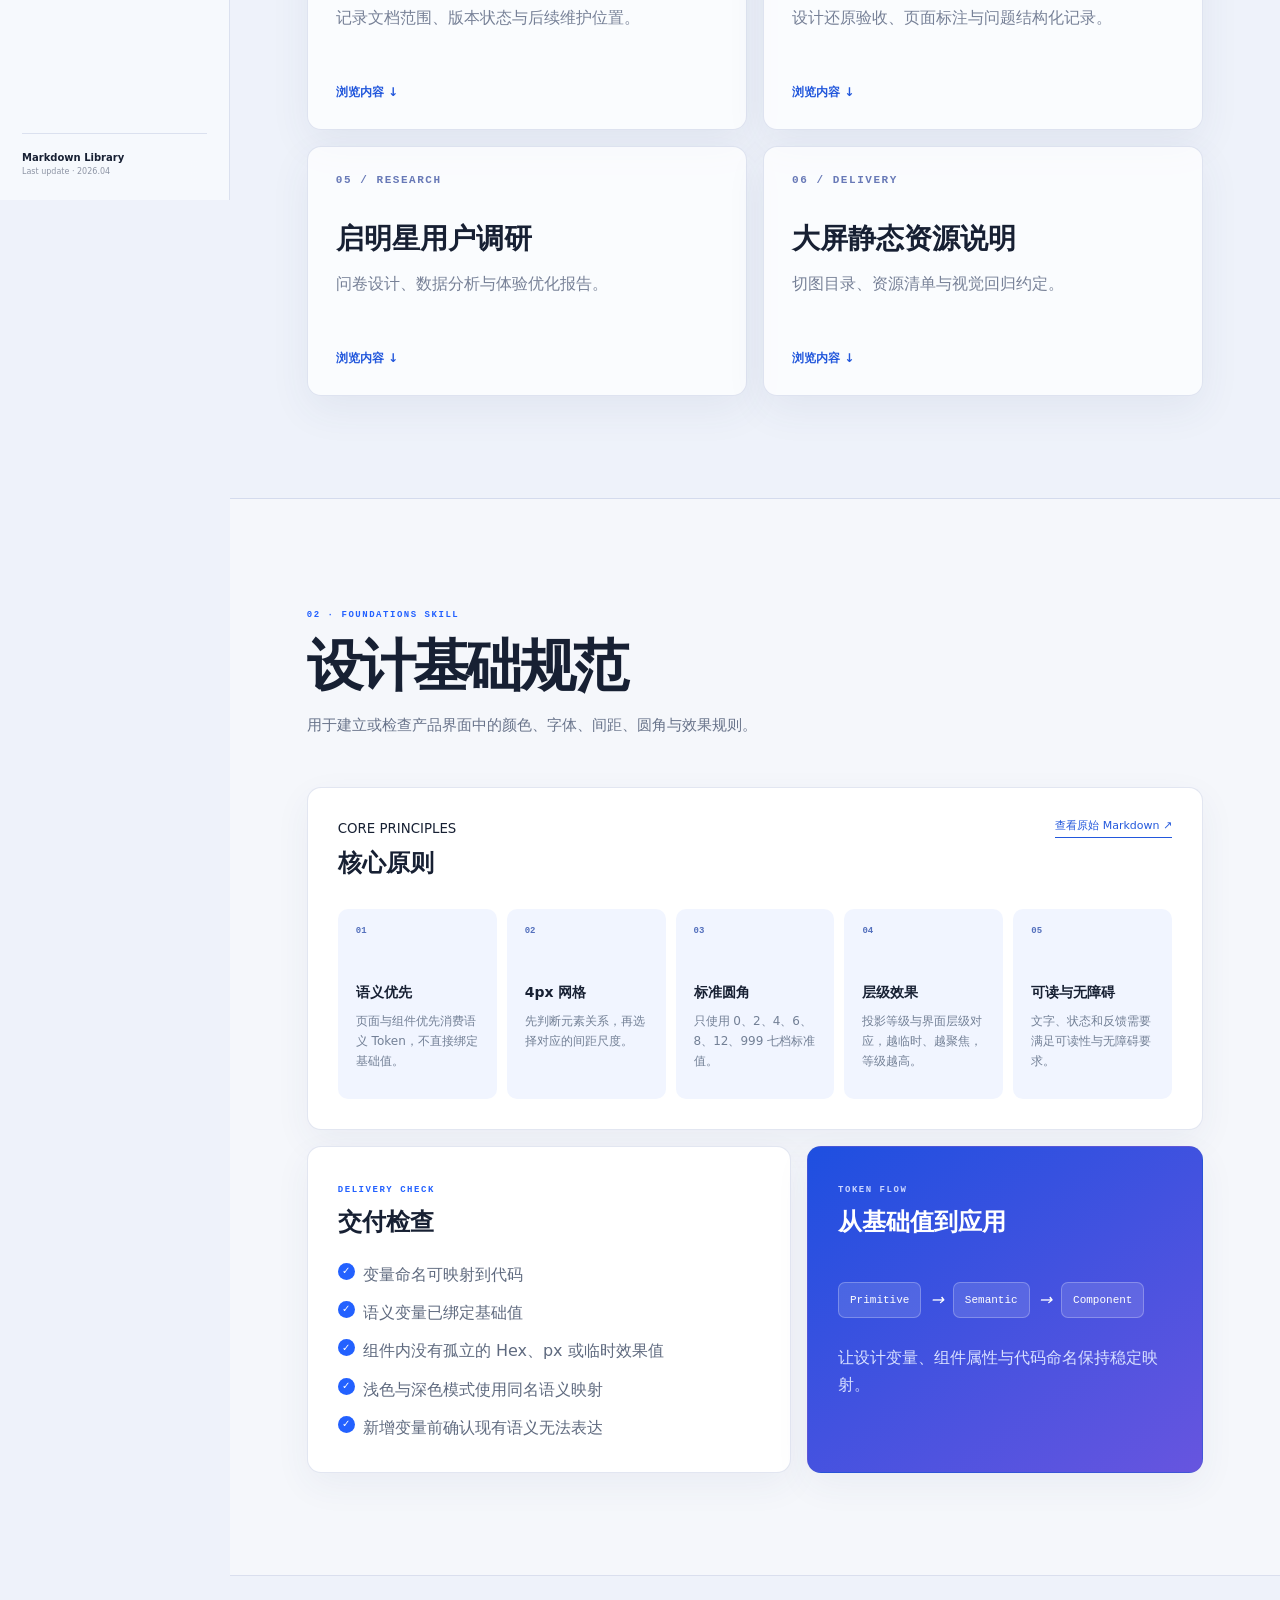
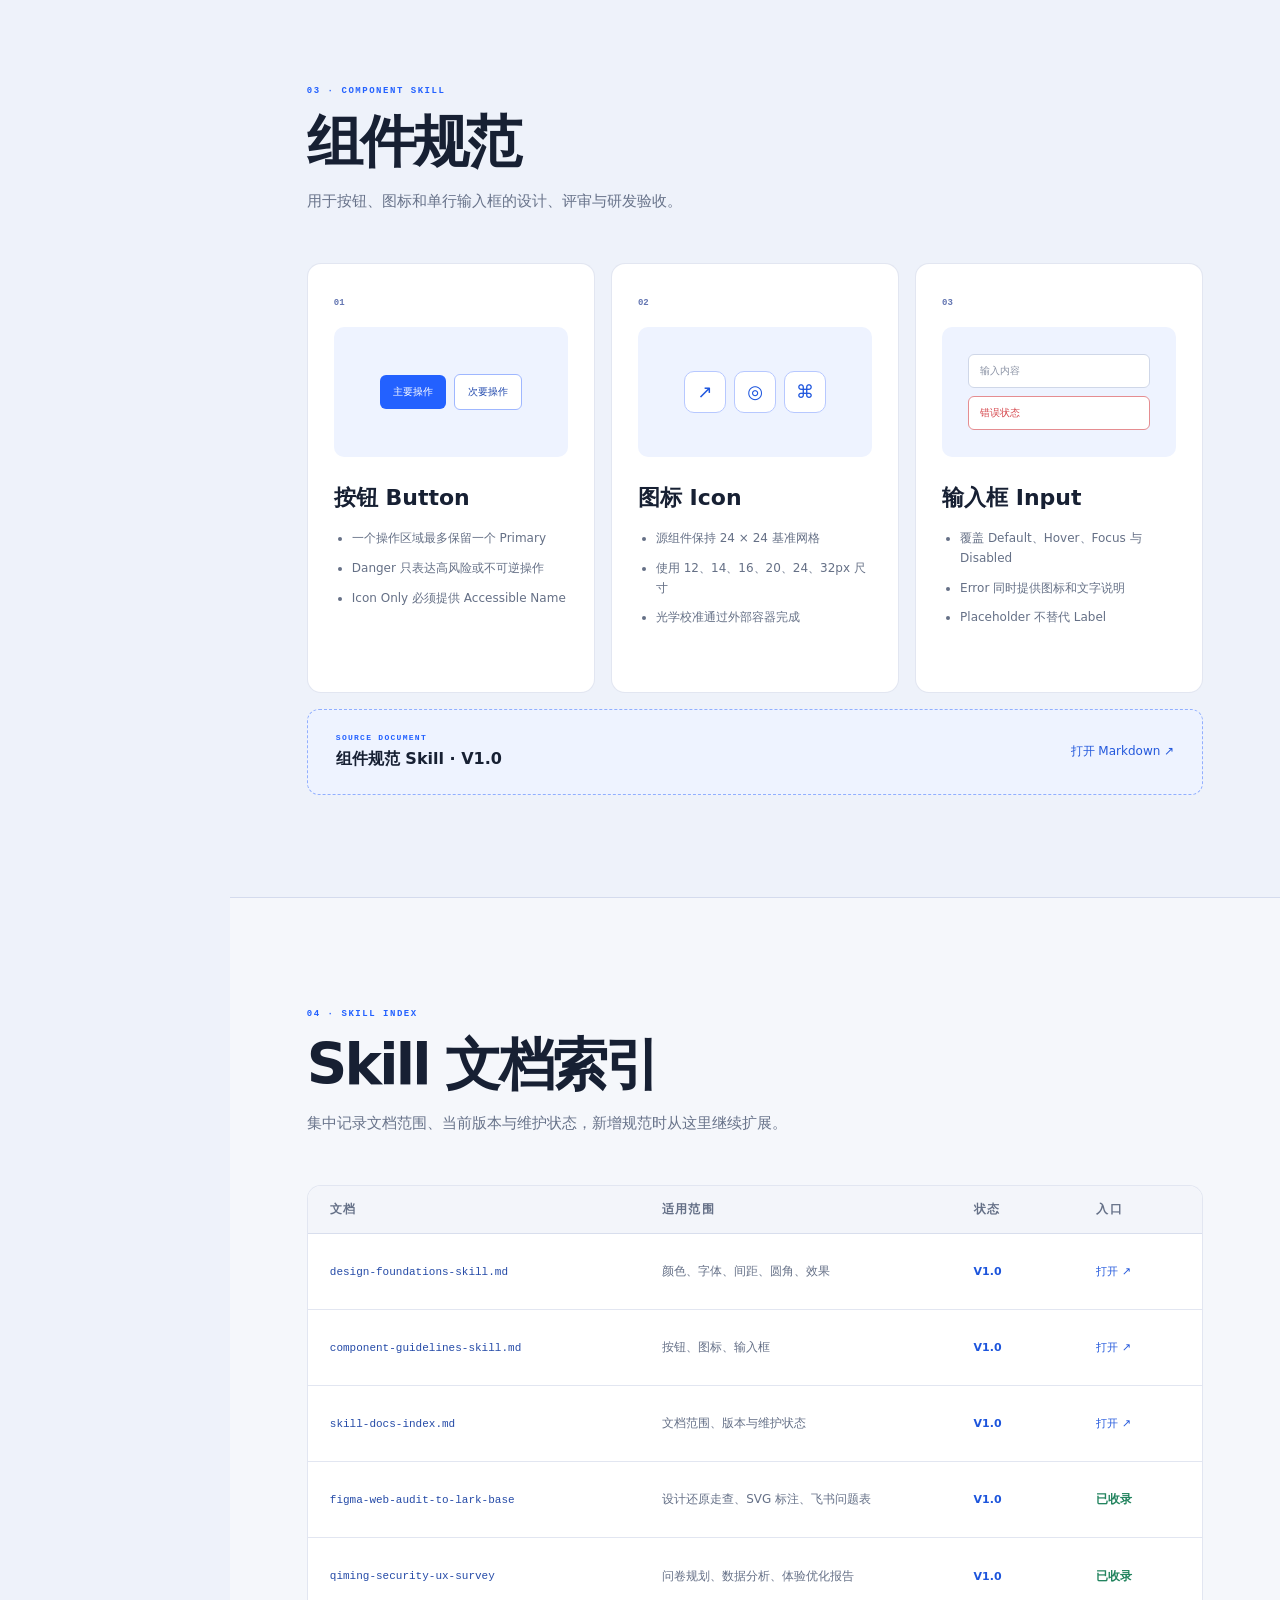
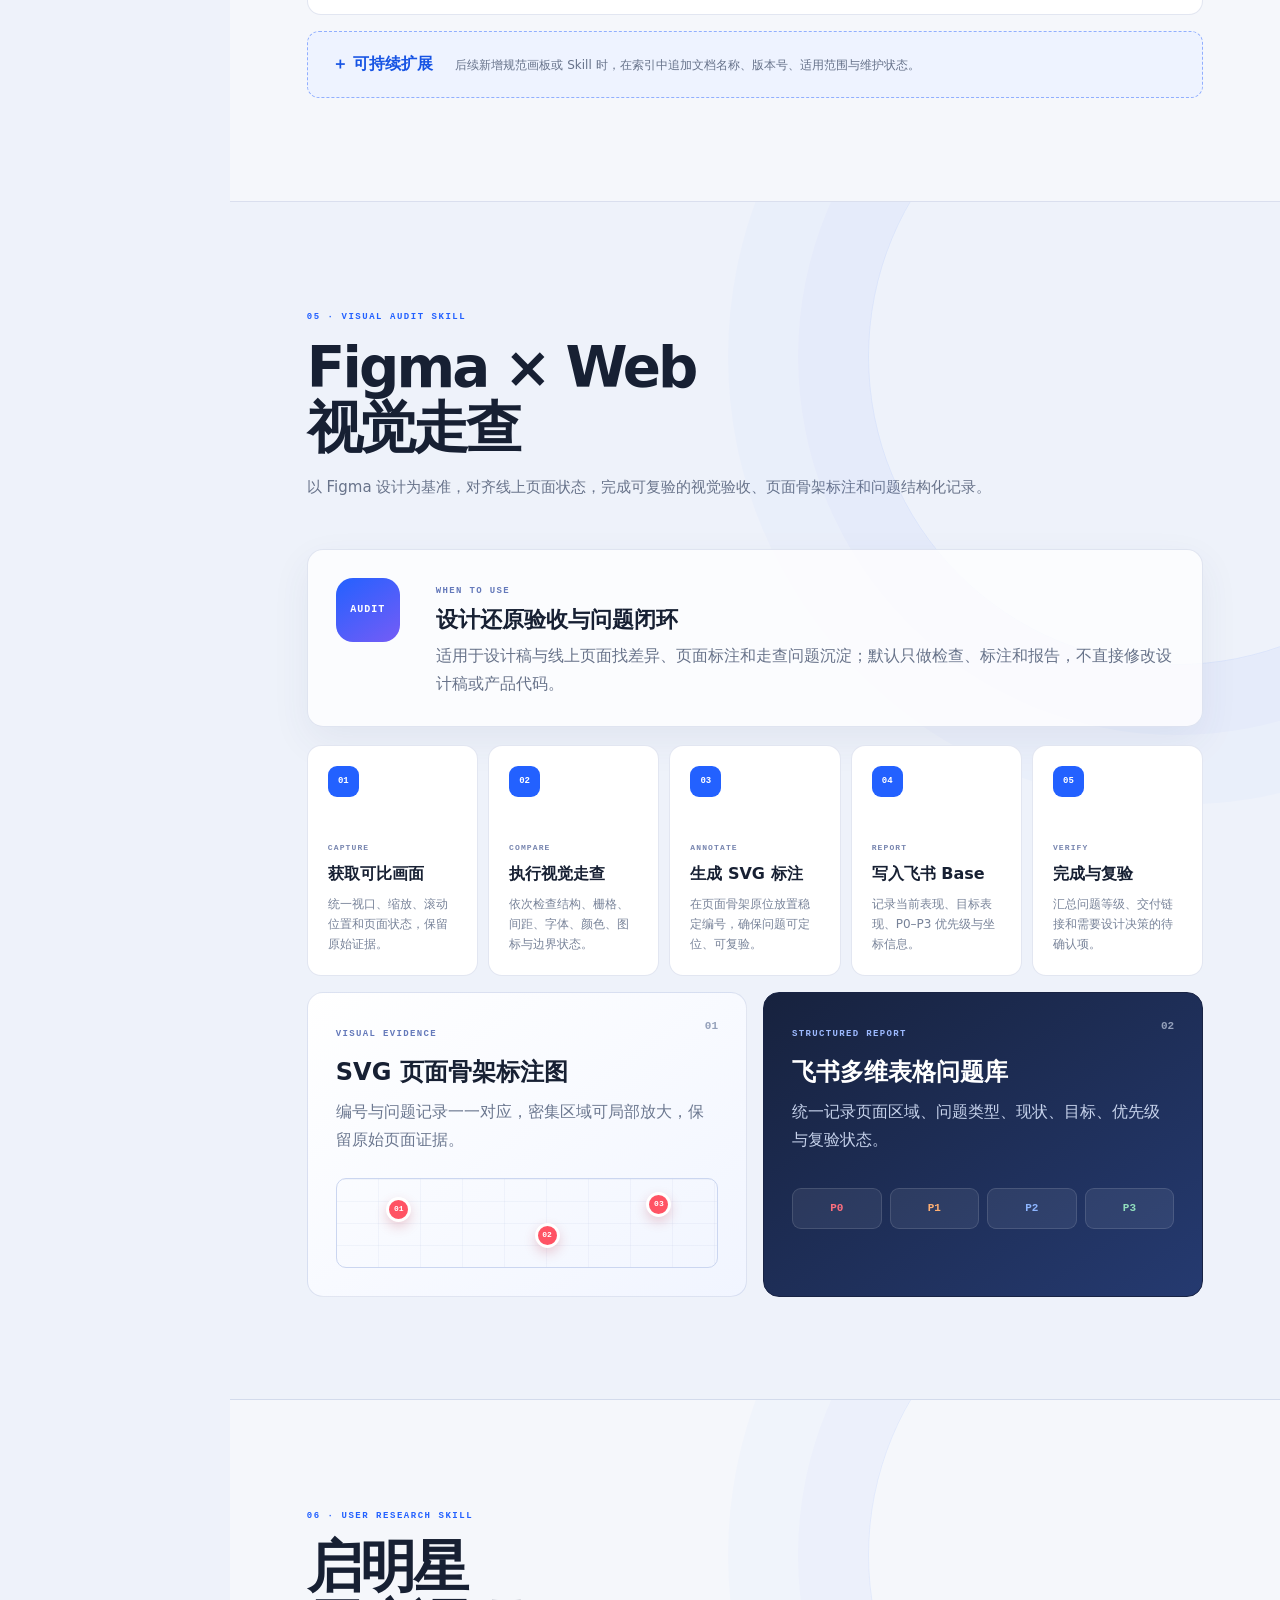
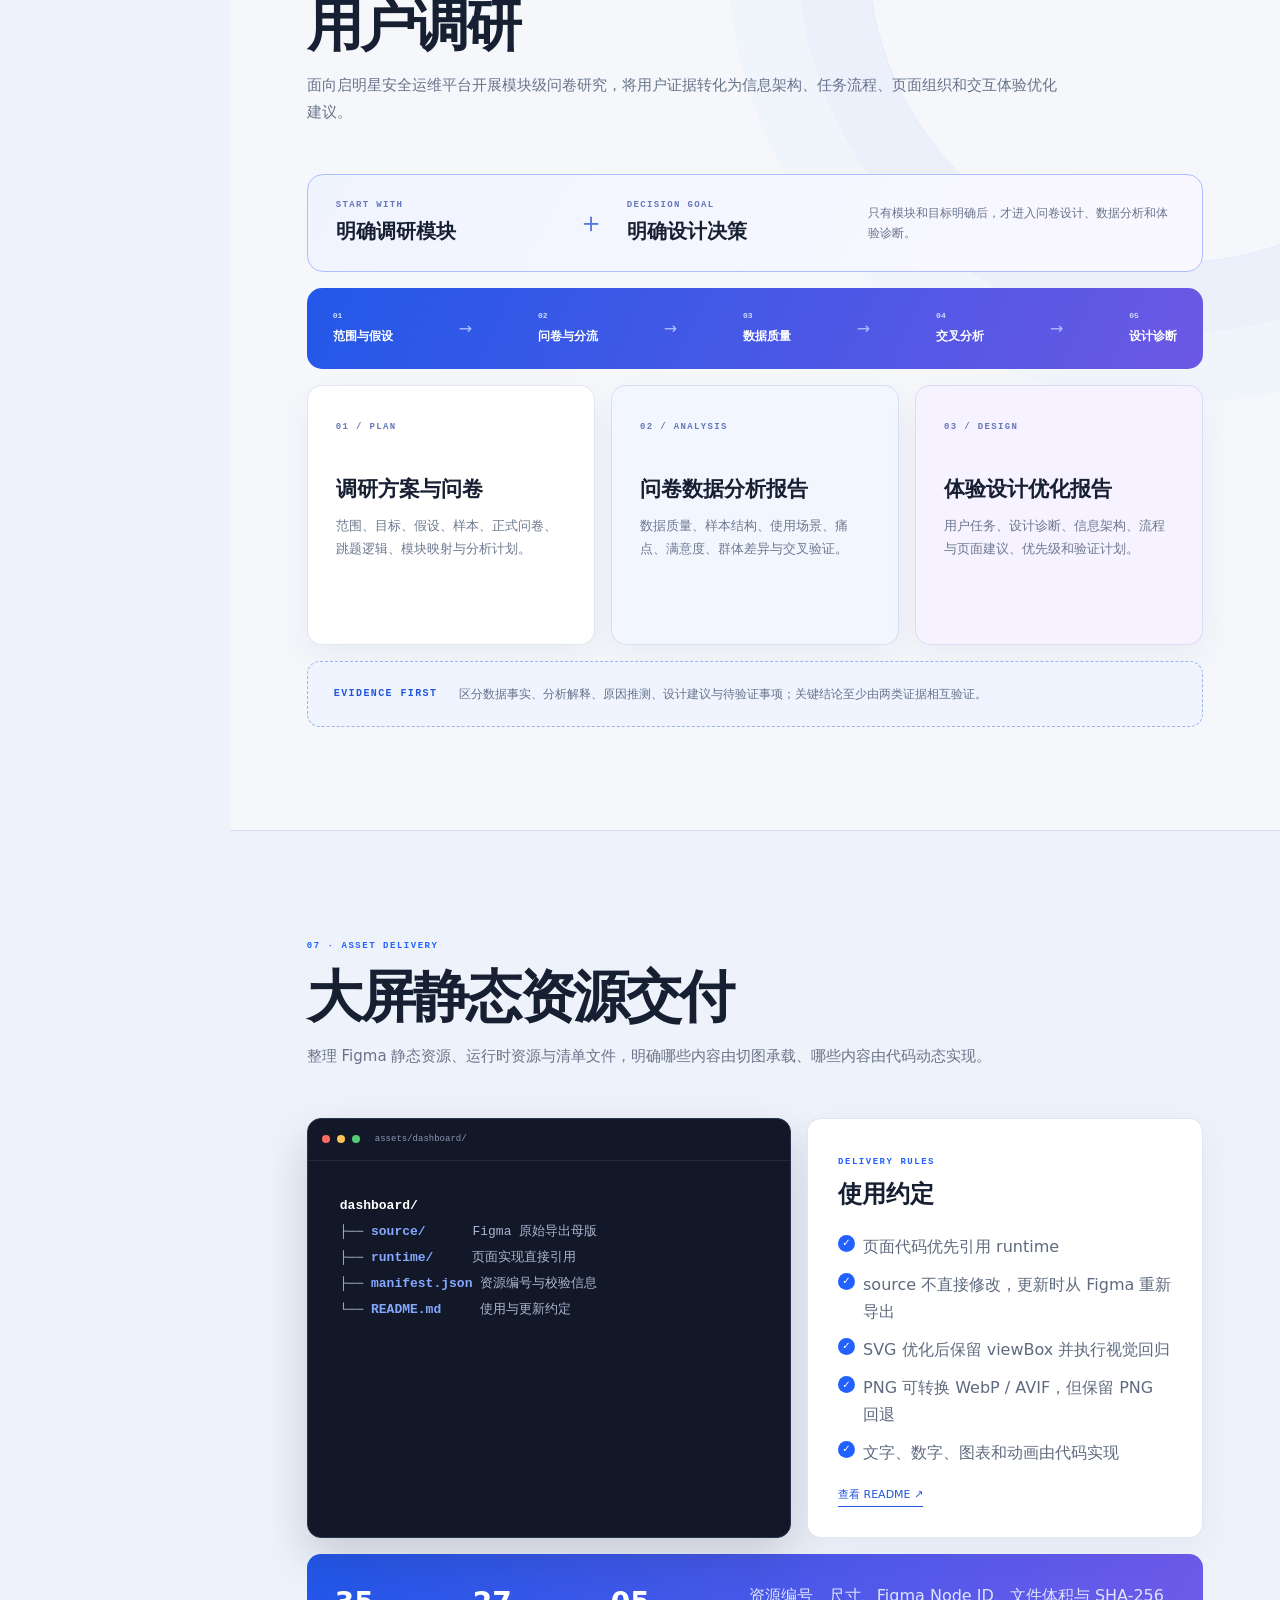
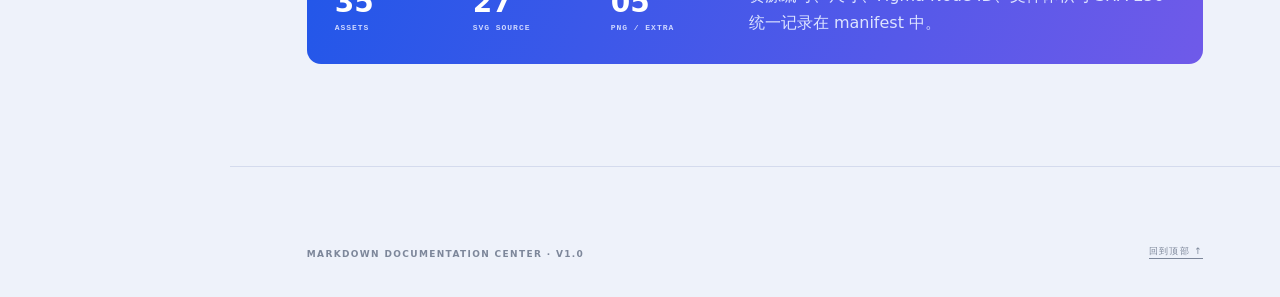
<file: projects/markdown-docs/index.html>
<!doctype html>
<html lang="zh-CN">
  <head>
  <style>html:not([data-offline-tools]) .portfolio-offline-button{display:none!important}</style>
    <meta charset="UTF-8" />
    <meta name="viewport" content="width=device-width, initial-scale=1" />
    <meta name="description" content="集中展示设计规范、视觉走查、用户调研与大屏资源交付说明。" />
    <title>Markdown 文档中心 · 李丹作品集</title>
    <link rel="stylesheet" href="./styles.css?v=202610204" />
    <link rel="stylesheet" href="../../custom-cursor.css?v=19" />
    <script defer src="../../portfolio-analytics.js?v=2"></script>
    <link rel="stylesheet" href="../../offline.css?v=2" />
  <script defer src="../../offline.js?v=2"></script>
</head>
  <body>
    <div class="progress" aria-hidden="true"><span></span></div>
    <main>
      <section class="cover" id="top" data-section="top">
        <div class="cover-grid" aria-hidden="true"></div><div class="cover-orbit orbit-a" aria-hidden="true"></div><div class="cover-orbit orbit-b" aria-hidden="true"></div>
        <div class="cover-copy reveal">
          <span class="eyebrow">DOCUMENTATION HUB · V1.0</span>
          <h1>Markdown<br /><span>文档中心</span></h1>
          <p>将设计规范、组件规则、Skill 文档与切图交付说明集中整理，让设计、研发与 AI 工作流使用同一套可查看、可复用、可下载的知识资产。</p>
          <div class="cover-actions"><a class="button primary" href="#overview">开始浏览 <span>↓</span></a><a class="button ghost" href="#skill-index">查看 Skill 索引</a></div>
          <div class="cover-stats" aria-label="文档中心统计"><span><b>06</b><small>DOCUMENTS</small></span><span><b>04</b><small>SKILLS</small></span><span><b>V1.0</b><small>CURRENT</small></span></div>
        </div>
        <div class="cover-visual reveal" aria-hidden="true">
          <div class="doc-sheet sheet-back"><i>README</i></div><div class="doc-sheet sheet-mid"><i>INDEX</i><span></span><span></span><span></span></div>
          <div class="doc-sheet sheet-front">
            <div class="sheet-toolbar"><div class="md-mark">MD</div><span>design-system.md</span><i></i><i></i><i></i></div>
            <div class="sheet-meta"><small>DESIGN SYSTEM / SKILL</small><em>● ACTIVE</em></div>
            <strong># Documentation<br />## Reusable rules</strong>
            <div class="sheet-rule"><b>01</b><span><i></i><i></i></span><em>Token</em></div>
            <div class="sheet-rule"><b>02</b><span><i></i><i></i></span><em>Component</em></div>
            <div class="sheet-code"><span>&lt;Button</span><b> variant="primary"</b><span> /&gt;</span></div>
            <div class="sheet-footer"><span>3 sections</span><span>Last edited now</span><b>V1.0</b></div>
          </div>
          <div class="code-chip chip-a"># Skill</div><div class="code-chip chip-b">README.md</div>
        </div>
        <a class="scroll-cue" href="#overview"><i></i>向下浏览</a>
      </section>

      <div class="docs-layout">
        <aside class="side-nav" aria-label="Markdown 文档目录">
          <a class="side-brand" href="#top"><span>MD</span><b>文档中心</b><small>DOCUMENTATION</small></a>
          <div class="nav-group"><span>OVERVIEW</span><a href="#overview" data-nav="overview"><b>01</b>文档总览</a></div>
          <div class="nav-group"><span>SKILL DOCS</span><a href="#foundations" data-nav="foundations"><b>02</b>设计基础规范</a><a href="#components" data-nav="components"><b>03</b>组件规范</a><a href="#skill-index" data-nav="skill-index"><b>04</b>Skill 索引</a></div>
          <div class="nav-group"><span>WORKFLOW SKILLS</span><a href="#visual-audit" data-nav="visual-audit"><b>05</b>视觉走查</a><a href="#user-research" data-nav="user-research"><b>06</b>用户调研</a></div>
          <div class="nav-group"><span>DELIVERY</span><a href="#dashboard" data-nav="dashboard"><b>07</b>大屏资源交付</a></div>
          <div class="side-footer"><span>Markdown Library</span><small>Last update · 2026.04</small></div>
        </aside>

        <div class="docs-content">
          <section class="doc-section" id="overview" data-section="overview">
            <header class="section-hero reveal"><span>01 · DOCUMENT MAP</span><h2>可复用文档资产</h2><p>当前文档中心收录四项核心 Skill、一份索引和一份静态资源交付说明，覆盖设计规范、组件验收、视觉走查、用户调研与大屏协作。</p></header>
            <div class="document-grid">
              <a class="document-card reveal" href="#foundations"><small>01 / FOUNDATIONS</small><h3>设计基础规范 Skill</h3><p>颜色、字体、间距、圆角与效果规则。</p><b>浏览内容 ↓</b></a>
              <a class="document-card reveal" href="#components"><small>02 / COMPONENTS</small><h3>组件规范 Skill</h3><p>按钮、图标与单行输入框的设计及验收规则。</p><b>浏览内容 ↓</b></a>
              <a class="document-card reveal" href="#skill-index"><small>03 / INDEX</small><h3>Skill 文档索引</h3><p>记录文档范围、版本状态与后续维护位置。</p><b>浏览内容 ↓</b></a>
              <a class="document-card reveal" href="#visual-audit"><small>04 / AUDIT</small><h3>Figma × Web 视觉走查</h3><p>设计还原验收、页面标注与问题结构化记录。</p><b>浏览内容 ↓</b></a>
              <a class="document-card reveal" href="#user-research"><small>05 / RESEARCH</small><h3>启明星用户调研</h3><p>问卷设计、数据分析与体验优化报告。</p><b>浏览内容 ↓</b></a>
              <a class="document-card reveal" href="#dashboard"><small>06 / DELIVERY</small><h3>大屏静态资源说明</h3><p>切图目录、资源清单与视觉回归约定。</p><b>浏览内容 ↓</b></a>
            </div>
          </section>

          <section class="doc-section" id="foundations" data-section="foundations">
            <header class="section-hero reveal"><span>02 · FOUNDATIONS SKILL</span><h2>设计基础规范</h2><p>用于建立或检查产品界面中的颜色、字体、间距、圆角与效果规则。</p></header>
            <article class="content-card reveal">
              <div class="card-heading"><div><small>CORE PRINCIPLES</small><h3>核心原则</h3></div><a class="source-link" href="../design-guidelines/downloads/design-foundations-skill.md" target="_blank" rel="noopener noreferrer">查看原始 Markdown ↗</a></div>
              <ol class="rule-list"><li><b>语义优先</b><span>页面与组件优先消费语义 Token，不直接绑定基础值。</span></li><li><b>4px 网格</b><span>先判断元素关系，再选择对应的间距尺度。</span></li><li><b>标准圆角</b><span>只使用 0、2、4、6、8、12、999 七档标准值。</span></li><li><b>层级效果</b><span>投影等级与界面层级对应，越临时、越聚焦，等级越高。</span></li><li><b>可读与无障碍</b><span>文字、状态和反馈需要满足可读性与无障碍要求。</span></li></ol>
            </article>
            <div class="split-grid">
              <article class="content-card reveal"><small>DELIVERY CHECK</small><h3>交付检查</h3><ul class="check-list"><li>变量命名可映射到代码</li><li>语义变量已绑定基础值</li><li>组件内没有孤立的 Hex、px 或临时效果值</li><li>浅色与深色模式使用同名语义映射</li><li>新增变量前确认现有语义无法表达</li></ul></article>
              <article class="token-card reveal"><small>TOKEN FLOW</small><h3>从基础值到应用</h3><div><code>Primitive</code><i>→</i><code>Semantic</code><i>→</i><code>Component</code></div><p>让设计变量、组件属性与代码命名保持稳定映射。</p></article>
            </div>
          </section>

          <section class="doc-section" id="components" data-section="components">
            <header class="section-hero reveal"><span>03 · COMPONENT SKILL</span><h2>组件规范</h2><p>用于按钮、图标和单行输入框的设计、评审与研发验收。</p></header>
            <div class="component-grid">
              <article class="component-card reveal"><span>01</span><div class="component-demo demo-button"><i>主要操作</i><i>次要操作</i></div><h3>按钮 Button</h3><ul><li>一个操作区域最多保留一个 Primary</li><li>Danger 只表达高风险或不可逆操作</li><li>Icon Only 必须提供 Accessible Name</li></ul></article>
              <article class="component-card reveal"><span>02</span><div class="component-demo demo-icon"><i>↗</i><i>◎</i><i>⌘</i></div><h3>图标 Icon</h3><ul><li>源组件保持 24 × 24 基准网格</li><li>使用 12、14、16、20、24、32px 尺寸</li><li>光学校准通过外部容器完成</li></ul></article>
              <article class="component-card reveal"><span>03</span><div class="component-demo demo-input"><i>输入内容</i><i class="error">错误状态</i></div><h3>输入框 Input</h3><ul><li>覆盖 Default、Hover、Focus 与 Disabled</li><li>Error 同时提供图标和文字说明</li><li>Placeholder 不替代 Label</li></ul></article>
            </div>
            <a class="wide-source reveal" href="../design-guidelines/downloads/component-guidelines-skill.md" target="_blank" rel="noopener noreferrer"><span><small>SOURCE DOCUMENT</small><b>组件规范 Skill · V1.0</b></span><i>打开 Markdown ↗</i></a>
          </section>

          <section class="doc-section" id="skill-index" data-section="skill-index">
            <header class="section-hero reveal"><span>04 · SKILL INDEX</span><h2>Skill 文档索引</h2><p>集中记录文档范围、当前版本与维护状态，新增规范时从这里继续扩展。</p></header>
            <div class="index-table reveal" role="table" aria-label="Skill 文档索引">
              <div class="table-head" role="row"><span>文档</span><span>适用范围</span><span>状态</span><span>入口</span></div>
              <div role="row"><code>design-foundations-skill.md</code><span>颜色、字体、间距、圆角、效果</span><b>V1.0</b><a href="../design-guidelines/downloads/design-foundations-skill.md" target="_blank" rel="noopener noreferrer">打开 ↗</a></div>
              <div role="row"><code>component-guidelines-skill.md</code><span>按钮、图标、输入框</span><b>V1.0</b><a href="../design-guidelines/downloads/component-guidelines-skill.md" target="_blank" rel="noopener noreferrer">打开 ↗</a></div>
              <div role="row"><code>skill-docs-index.md</code><span>文档范围、版本与维护状态</span><b>V1.0</b><a href="../design-guidelines/downloads/skill-docs-index.md" target="_blank" rel="noopener noreferrer">打开 ↗</a></div>
              <div role="row"><code>figma-web-audit-to-lark-base</code><span>设计还原走查、SVG 标注、飞书问题表</span><b>V1.0</b><span class="included">已收录</span></div>
              <div role="row"><code>qiming-security-ux-survey</code><span>问卷规划、数据分析、体验优化报告</span><b>V1.0</b><span class="included">已收录</span></div>
            </div>
            <div class="extension-note reveal"><b>＋ 可持续扩展</b><p>后续新增规范画板或 Skill 时，在索引中追加文档名称、版本号、适用范围与维护状态。</p></div>
          </section>

          <section class="doc-section workflow-section" id="visual-audit" data-section="visual-audit">
            <header class="section-hero reveal"><span>05 · VISUAL AUDIT SKILL</span><h2>Figma × Web<br />视觉走查</h2><p>以 Figma 设计为基准，对齐线上页面状态，完成可复验的视觉验收、页面骨架标注和问题结构化记录。</p></header>
            <div class="workflow-intro reveal">
              <span class="workflow-badge">AUDIT</span>
              <div><small>WHEN TO USE</small><h3>设计还原验收与问题闭环</h3><p>适用于设计稿与线上页面找差异、页面标注和走查问题沉淀；默认只做检查、标注和报告，不直接修改设计稿或产品代码。</p></div>
            </div>
            <div class="workflow-steps audit-steps">
              <article class="workflow-step reveal"><b>01</b><small>CAPTURE</small><h3>获取可比画面</h3><p>统一视口、缩放、滚动位置和页面状态，保留原始证据。</p></article>
              <article class="workflow-step reveal"><b>02</b><small>COMPARE</small><h3>执行视觉走查</h3><p>依次检查结构、栅格、间距、字体、颜色、图标与边界状态。</p></article>
              <article class="workflow-step reveal"><b>03</b><small>ANNOTATE</small><h3>生成 SVG 标注</h3><p>在页面骨架原位放置稳定编号，确保问题可定位、可复验。</p></article>
              <article class="workflow-step reveal"><b>04</b><small>REPORT</small><h3>写入飞书 Base</h3><p>记录当前表现、目标表现、P0–P3 优先级与坐标信息。</p></article>
              <article class="workflow-step reveal"><b>05</b><small>VERIFY</small><h3>完成与复验</h3><p>汇总问题等级、交付链接和需要设计决策的待确认项。</p></article>
            </div>
            <div class="deliverable-pair">
              <article class="deliverable-card reveal"><span>01</span><small>VISUAL EVIDENCE</small><h3>SVG 页面骨架标注图</h3><p>编号与问题记录一一对应，密集区域可局部放大，保留原始页面证据。</p><div class="audit-preview"><i>01</i><i>02</i><i>03</i></div></article>
              <article class="deliverable-card dark reveal"><span>02</span><small>STRUCTURED REPORT</small><h3>飞书多维表格问题库</h3><p>统一记录页面区域、问题类型、现状、目标、优先级与复验状态。</p><div class="priority-row"><i>P0</i><i>P1</i><i>P2</i><i>P3</i></div></article>
            </div>
          </section>

          <section class="doc-section workflow-section" id="user-research" data-section="user-research">
            <header class="section-hero reveal"><span>06 · USER RESEARCH SKILL</span><h2>启明星<br />用户调研</h2><p>面向启明星安全运维平台开展模块级问卷研究，将用户证据转化为信息架构、任务流程、页面组织和交互体验优化建议。</p></header>
            <div class="research-scope reveal"><div><small>START WITH</small><strong>明确调研模块</strong></div><i>＋</i><div><small>DECISION GOAL</small><strong>明确设计决策</strong></div><p>只有模块和目标明确后，才进入问卷设计、数据分析和体验诊断。</p></div>
            <div class="research-flow reveal" aria-label="用户调研标准流程">
              <span><b>01</b>范围与假设</span><i>→</i><span><b>02</b>问卷与分流</span><i>→</i><span><b>03</b>数据质量</span><i>→</i><span><b>04</b>交叉分析</span><i>→</i><span><b>05</b>设计诊断</span>
            </div>
            <div class="research-deliverables">
              <article class="research-card reveal"><small>01 / PLAN</small><h3>调研方案与问卷</h3><p>范围、目标、假设、样本、正式问卷、跳题逻辑、模块映射与分析计划。</p></article>
              <article class="research-card reveal"><small>02 / ANALYSIS</small><h3>问卷数据分析报告</h3><p>数据质量、样本结构、使用场景、痛点、满意度、群体差异与交叉验证。</p></article>
              <article class="research-card reveal"><small>03 / DESIGN</small><h3>体验设计优化报告</h3><p>用户任务、设计诊断、信息架构、流程与页面建议、优先级和验证计划。</p></article>
            </div>
            <div class="evidence-note reveal"><b>EVIDENCE FIRST</b><p>区分数据事实、分析解释、原因推测、设计建议与待验证事项；关键结论至少由两类证据相互验证。</p></div>
          </section>

          <section class="doc-section" id="dashboard" data-section="dashboard">
            <header class="section-hero reveal"><span>07 · ASSET DELIVERY</span><h2>大屏静态资源交付</h2><p>整理 Figma 静态资源、运行时资源与清单文件，明确哪些内容由切图承载、哪些内容由代码动态实现。</p></header>
            <div class="delivery-grid">
              <article class="file-tree reveal"><div class="window-bar"><i></i><i></i><i></i><span>assets/dashboard/</span></div><pre><b>dashboard/</b>
├── <strong>source/</strong>      Figma 原始导出母版
├── <strong>runtime/</strong>     页面实现直接引用
├── <strong>manifest.json</strong> 资源编号与校验信息
└── <strong>README.md</strong>     使用与更新约定</pre></article>
              <article class="content-card reveal"><small>DELIVERY RULES</small><h3>使用约定</h3><ul class="check-list"><li>页面代码优先引用 runtime</li><li>source 不直接修改，更新时从 Figma 重新导出</li><li>SVG 优化后保留 viewBox 并执行视觉回归</li><li>PNG 可转换 WebP / AVIF，但保留 PNG 回退</li><li>文字、数字、图表和动画由代码实现</li></ul><a class="source-link inline" href="../attack-defense/assets/dashboard/README.md" target="_blank" rel="noopener noreferrer">查看 README ↗</a></article>
            </div>
            <div class="asset-summary reveal"><span><b>35</b><small>ASSETS</small></span><span><b>27</b><small>SVG SOURCE</small></span><span><b>05</b><small>PNG / EXTRA</small></span><p>资源编号、尺寸、Figma Node ID、文件体积与 SHA-256 统一记录在 manifest 中。</p></div>
          </section>
          <footer><b>MARKDOWN DOCUMENTATION CENTER · V1.0</b><a href="#top">回到顶部 ↑</a></footer>
        </div>
      </div>
    </main>
    <script src="./script.js?v=202610201"></script>
    <script src="../../custom-cursor.js?v=19"></script>
  </body>
</html>
</file>
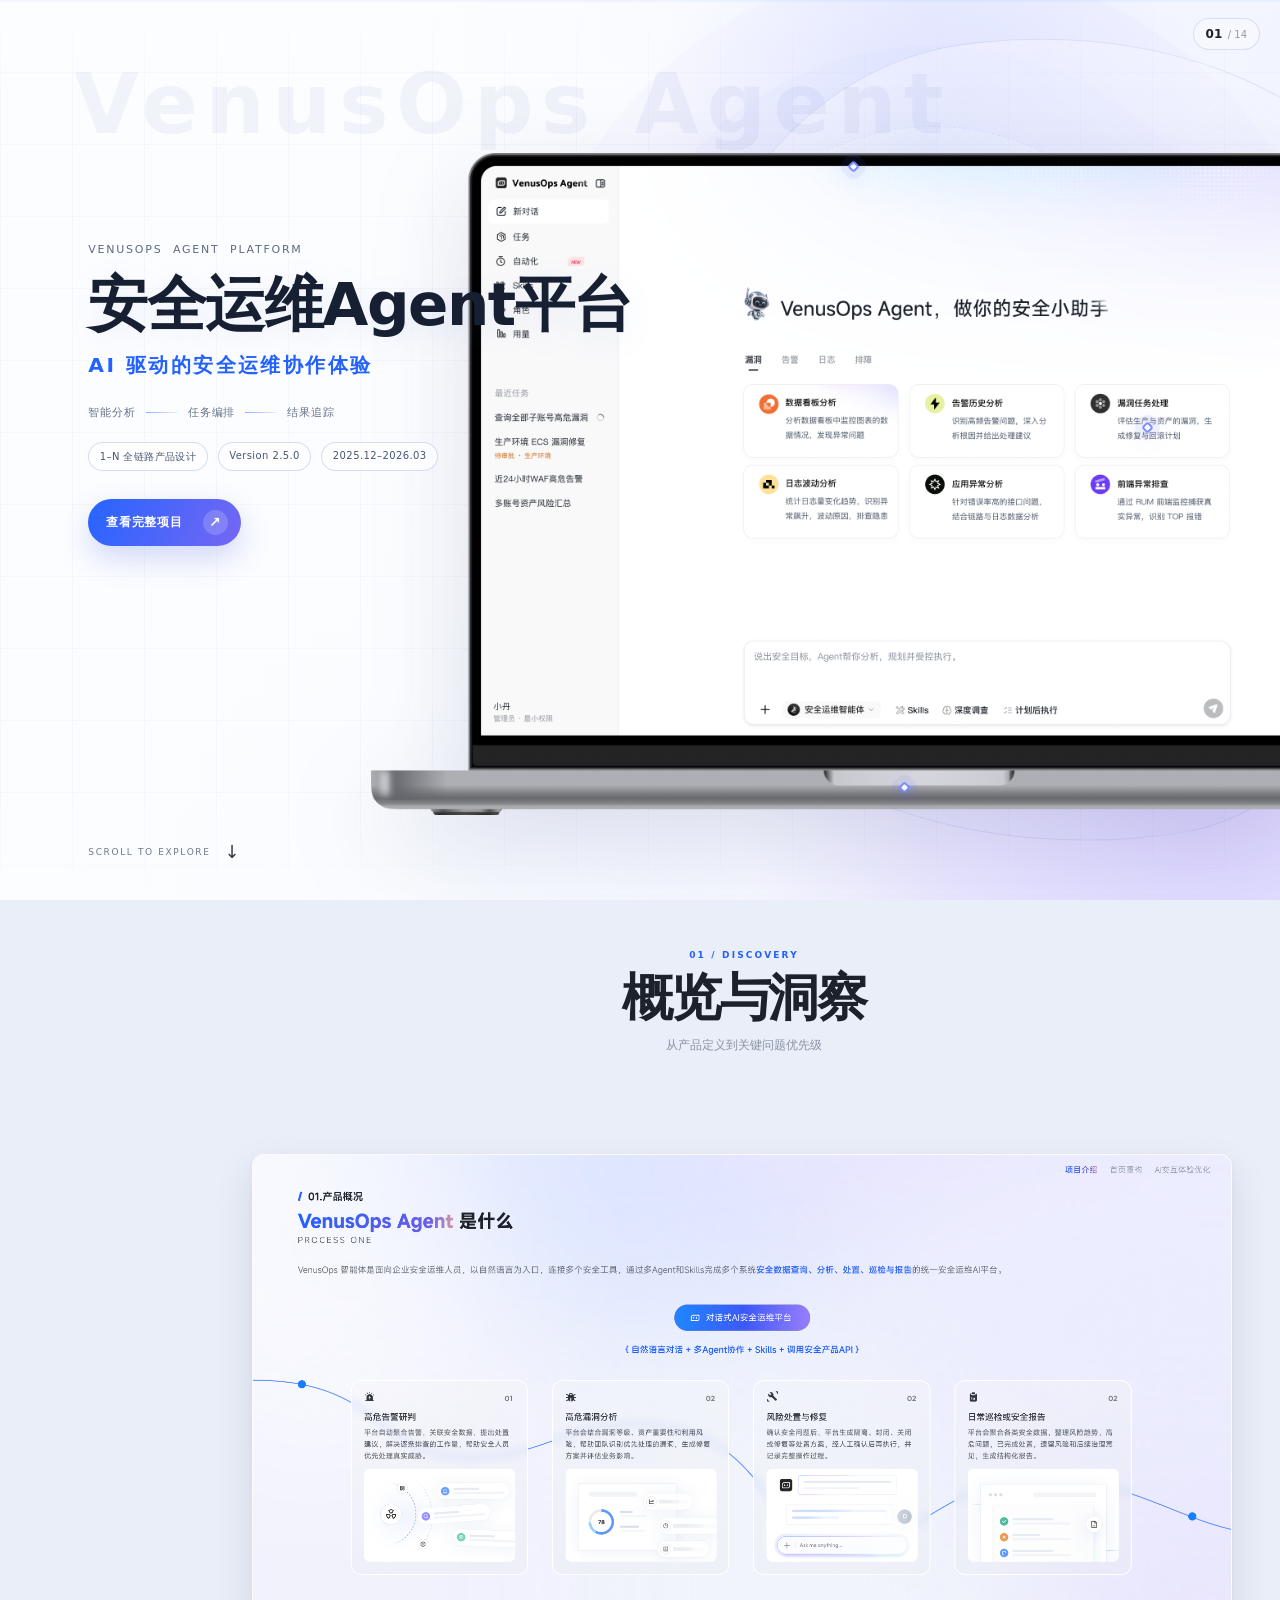
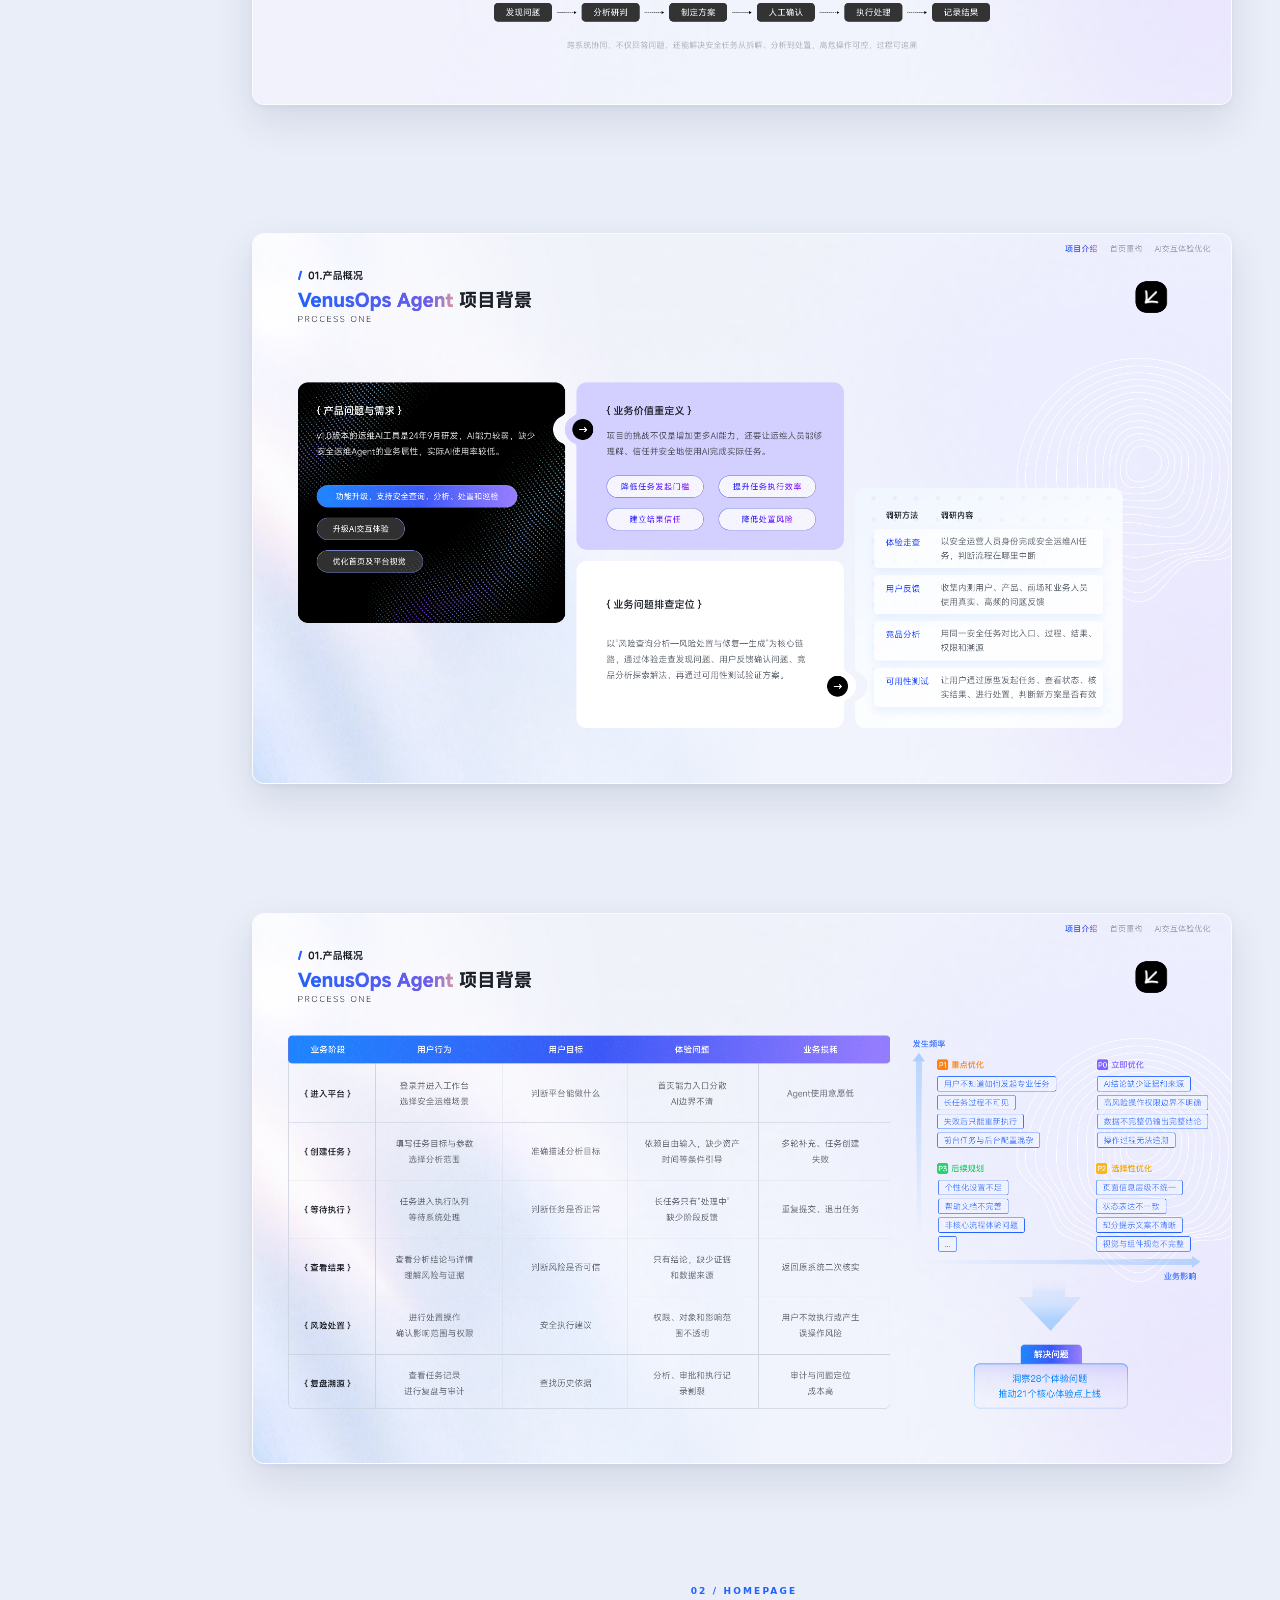
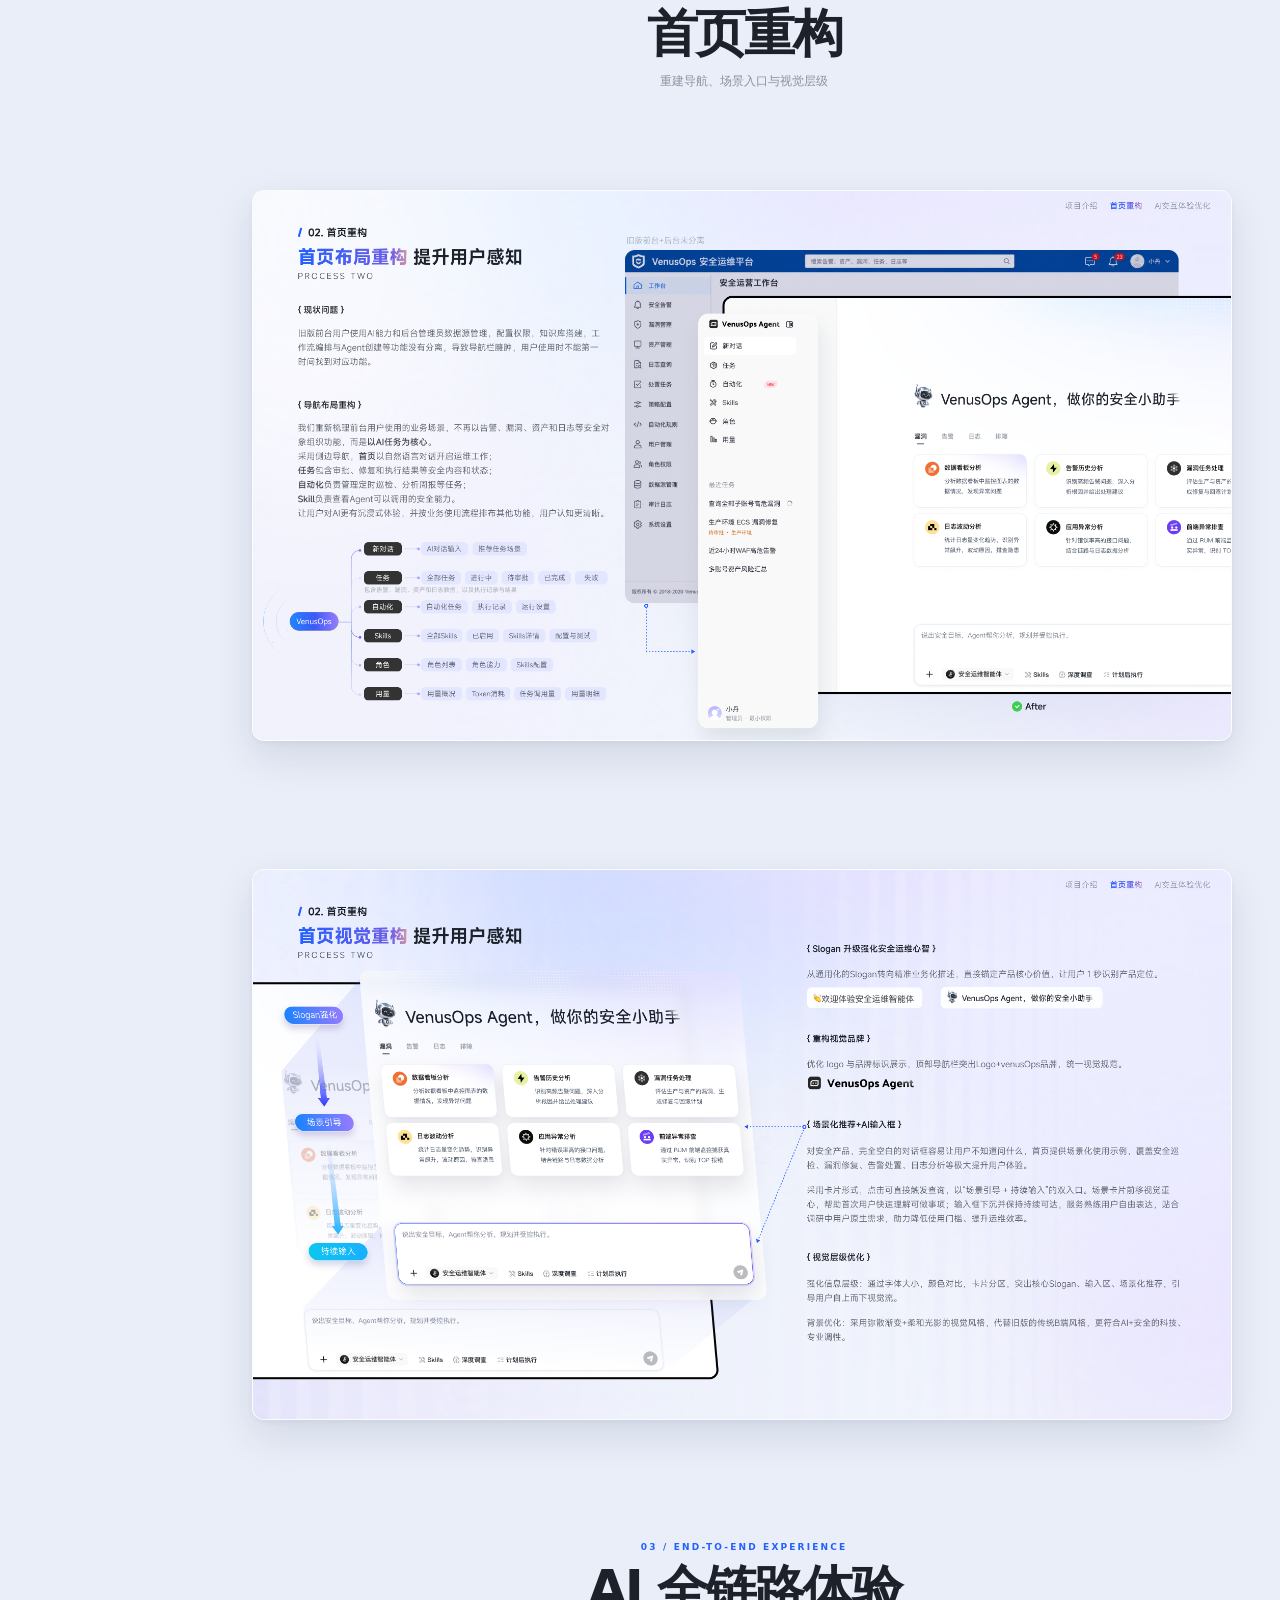
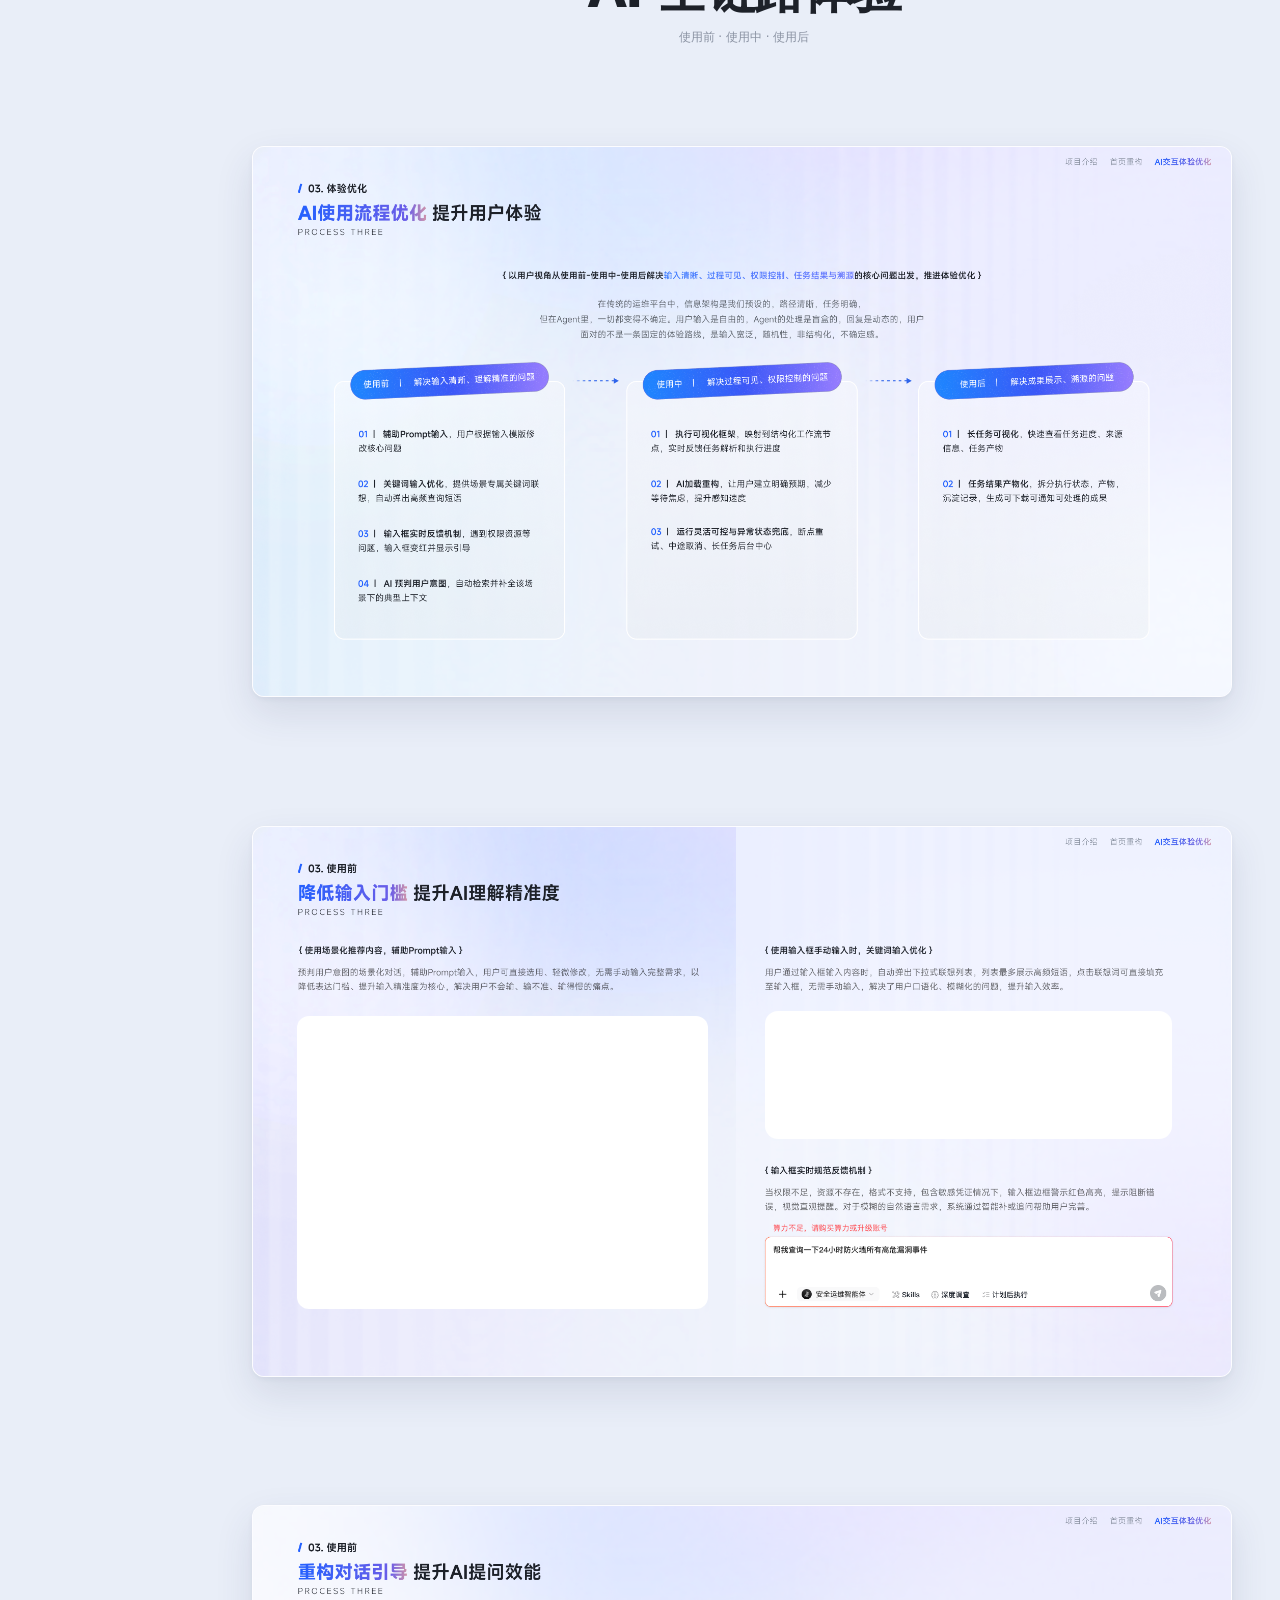
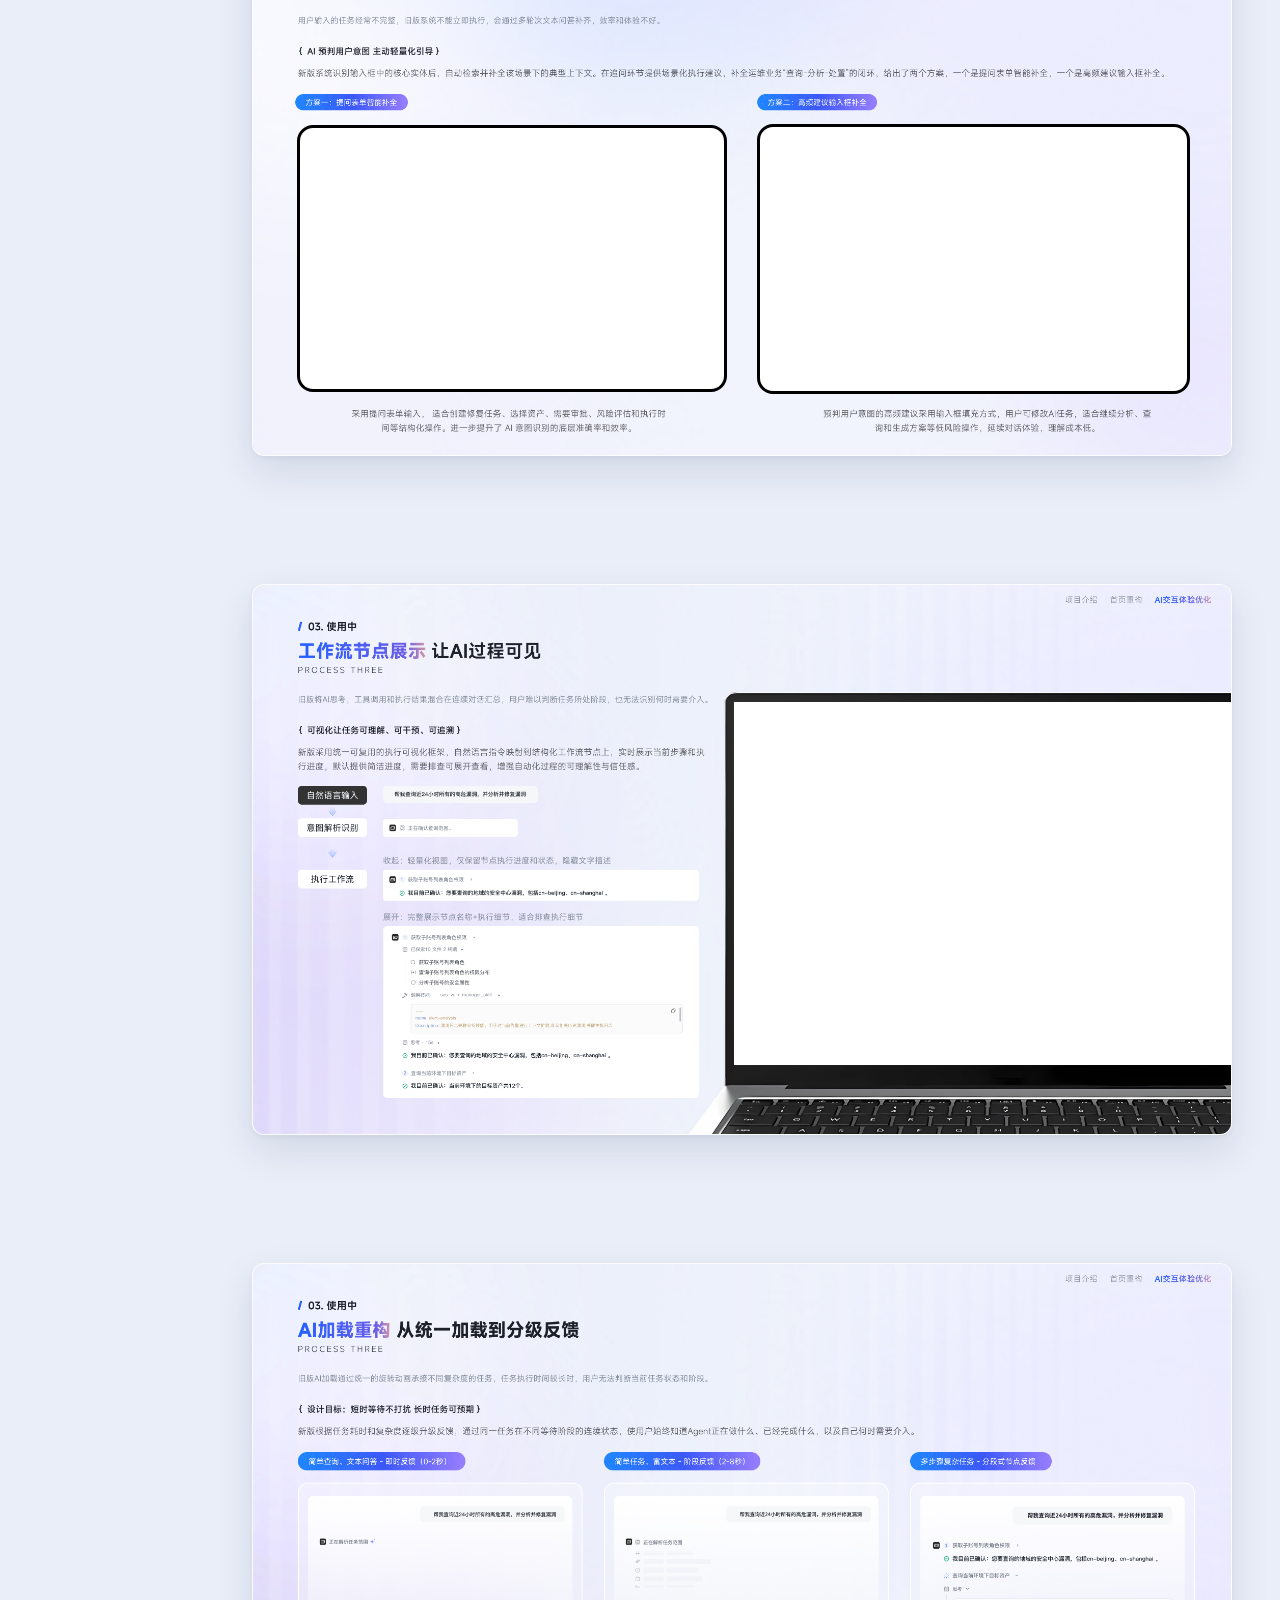
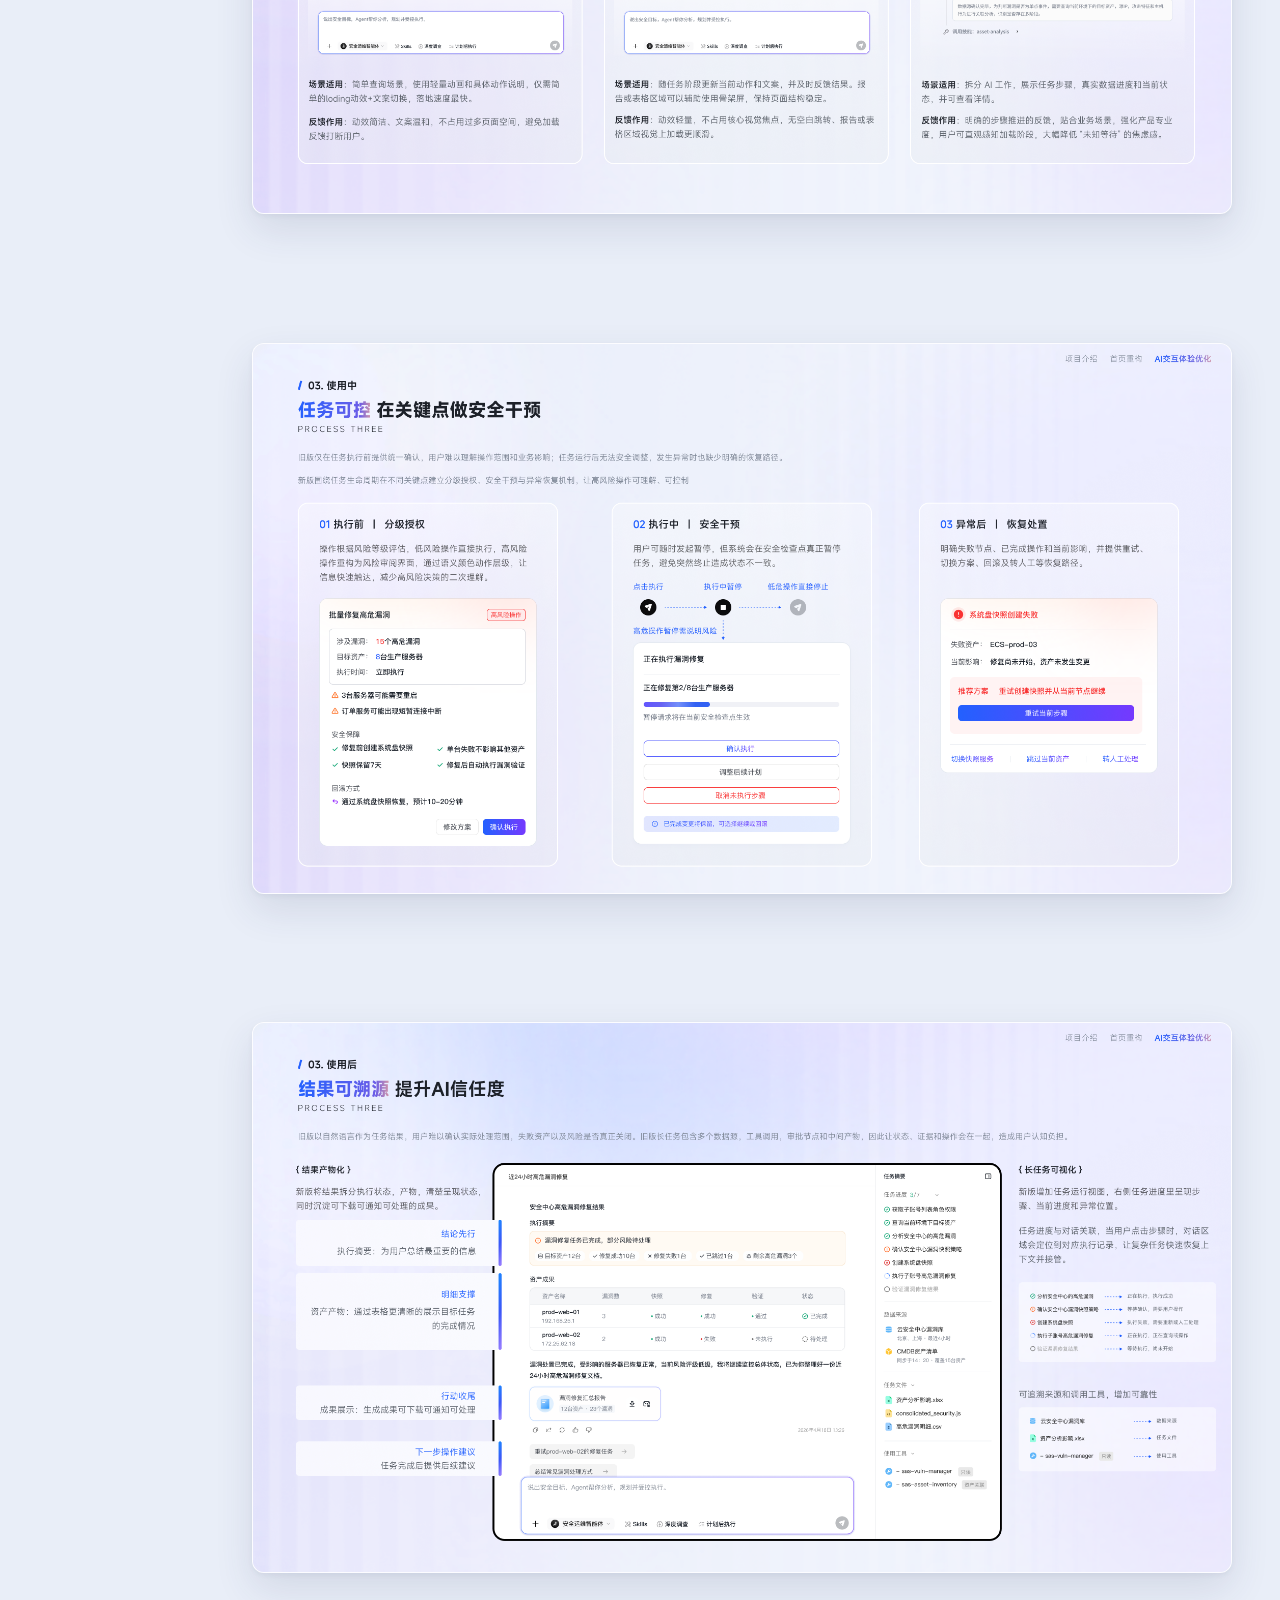
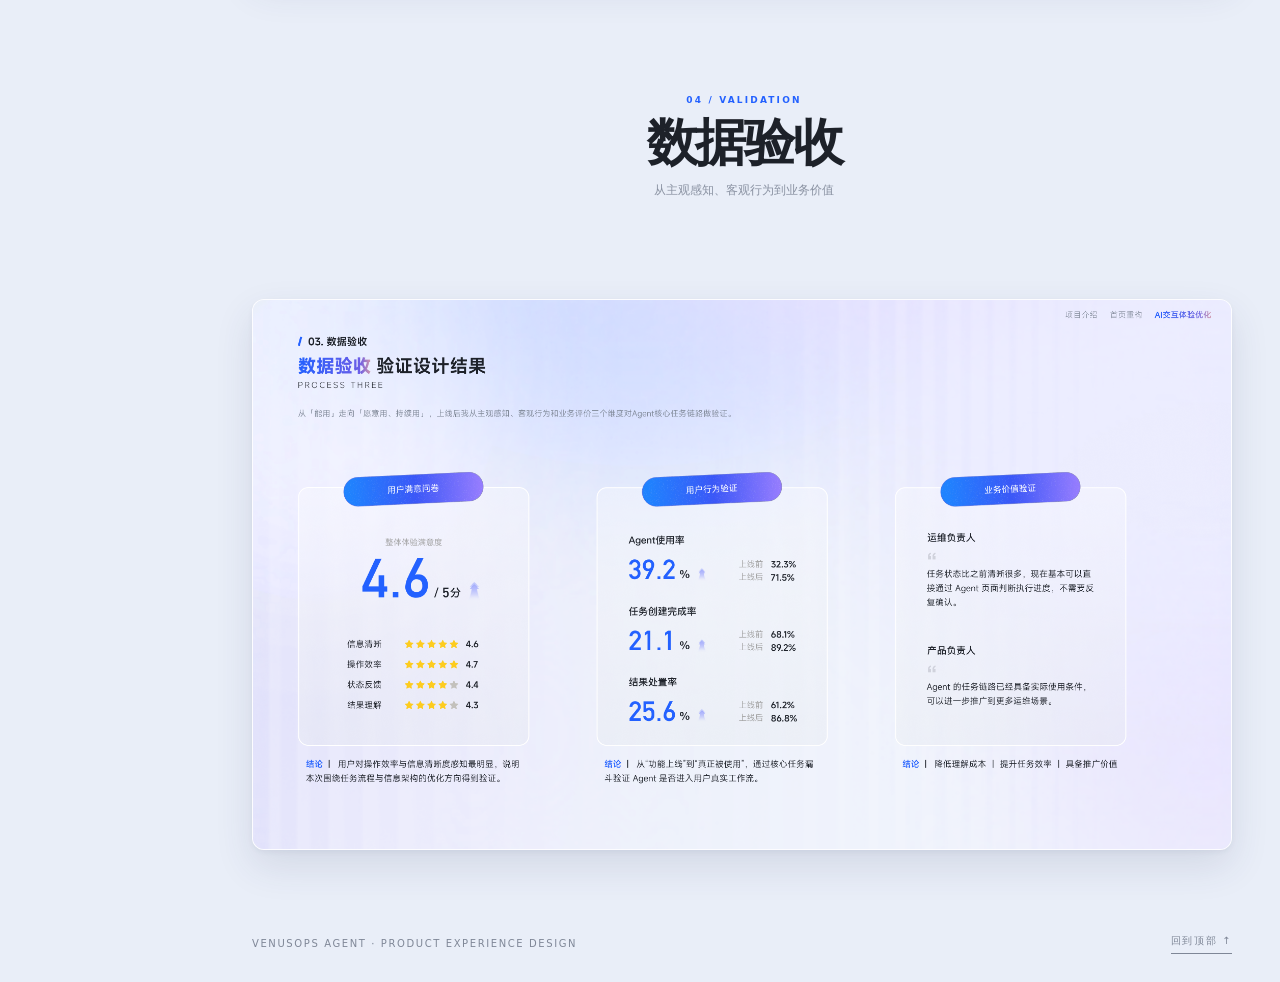
<file: projects/ops-agent/index.html>
<!doctype html>
<html lang="zh-CN" data-cursor-theme="dark">
  <head>
  <style>html:not([data-offline-tools]) .portfolio-offline-button{display:none!important}</style>
    <meta charset="UTF-8" />
    <meta name="viewport" content="width=device-width, initial-scale=1" />
    <meta name="description" content="VenusOps 安全运维 Agent 平台首页改版及全链路交互体验优化作品集" />
    <title>VenusOps Agent · 全链路体验优化</title>
    <link rel="stylesheet" href="./styles.css?v=27" />
    <link rel="stylesheet" href="../../custom-cursor.css?v=19" />
    <script defer src="../../portfolio-analytics.js?v=2"></script>
    <link rel="stylesheet" href="../../offline.css?v=2" />
  <script defer src="../../offline.js?v=2"></script>
</head>
  <body>
    <aside class="side-nav" aria-label="项目章节导航">
      <a class="brand" href="#cover" aria-label="回到项目首页">
        <span class="brand-mark"><img src="./assets/brand-logo.png" alt="" /></span>
        <span><strong>VenusOps</strong><small>AGENT CASE STUDY</small></span>
      </a>
      <nav>
        <a class="nav-link" href="#overview" data-nav="overview"><span>01</span>概览与洞察</a>
        <a class="nav-link" href="#homepage" data-nav="homepage"><span>02</span>首页重构</a>
        <a class="nav-link" href="#experience" data-nav="experience"><span>03</span>AI 全链路体验</a>
        <a class="nav-link" href="#validation" data-nav="validation"><span>04</span>数据验收</a>
      </nav>
      <div class="project-meta">
        <span>PRODUCT DESIGN</span>
        <strong>2025.12—2026.03</strong>
      </div>
    </aside>

    <div class="progress" aria-hidden="true"><span></span></div>
    <div class="page-counter" aria-live="polite"><strong>01</strong><span>/ 14</span></div>

    <main>
      <section class="cover observe-section" id="cover" data-chapter="cover" data-page="1">
        <div class="cover-canvas">
          <div class="cover-visual">
            <img class="cover-laptop" src="./assets/cover/macbook-pro-14-user.png" alt="VenusOps Agent 产品界面" />
          </div>
          <div class="cover-shade" aria-hidden="true"></div>
          <div class="cover-grid" aria-hidden="true"></div>
          <div class="cover-cursor-glow" aria-hidden="true"></div>
          <span class="cover-node node-a" aria-hidden="true"></span>
          <span class="cover-node node-b" aria-hidden="true"></span>
          <span class="cover-node node-c" aria-hidden="true"></span>
          <p class="cover-wordmark" aria-hidden="true">VenusOps Agent</p>
          <div class="cover-copy">
            <p class="cover-en">VenusOps&nbsp;&nbsp;Agent&nbsp;&nbsp;Platform</p>
            <h1>安全运维Agent平台</h1>
            <p class="cover-subtitle">AI 驱动的安全运维协作体验</p>
            <div class="cover-path" aria-label="项目范围">
              <span>智能分析</span><i></i><span>任务编排</span><i></i><span>结果追踪</span>
            </div>
            <div class="cover-meta">
              <span>1–N 全链路产品设计</span>
              <span>Version 2.5.0</span>
              <span>2025.12–2026.03</span>
            </div>
            <a class="cover-cta" href="#overview"><span>查看完整项目</span><i>↗</i></a>
          </div>
          <a class="scroll-cue" href="#overview">SCROLL TO EXPLORE <i>↓</i></a>
        </div>
      </section>

      <section class="chapter-marker observe-section" id="overview" data-chapter="overview" data-page="2">
        <p>01 / DISCOVERY</p><h2>概览与洞察</h2><span>从产品定义到关键问题优先级</span>
      </section>
      <section class="slide-section observe-section" data-chapter="overview" data-page="2"><div class="stage"><img src="./assets/slides/2.png" alt="VenusOps Agent 产品概况" /></div></section>
      <section class="slide-section observe-section" data-chapter="overview" data-page="3"><div class="stage"><img loading="lazy" src="./assets/slides/3.png" alt="VenusOps Agent 项目背景" /></div></section>
      <section class="slide-section observe-section" data-chapter="overview" data-page="4"><div class="stage"><img loading="lazy" src="./assets/slides/4.png" alt="用户旅程、体验问题与优化优先级" /></div></section>

      <section class="chapter-marker observe-section" id="homepage" data-chapter="homepage" data-page="5">
        <p>02 / HOMEPAGE</p><h2>首页重构</h2><span>重建导航、场景入口与视觉层级</span>
      </section>
      <section class="slide-section observe-section" data-chapter="homepage" data-page="5"><div class="stage"><img loading="lazy" src="./assets/slides/5.png?v=21" alt="首页布局与导航重构" /></div></section>
      <section class="slide-section observe-section" data-chapter="homepage" data-page="6"><div class="stage"><img loading="lazy" src="./assets/slides/6.png" alt="首页视觉重构" /></div></section>

      <section class="chapter-marker observe-section" id="experience" data-chapter="experience" data-page="7">
        <p>03 / END-TO-END EXPERIENCE</p><h2>AI 全链路体验</h2><span>使用前 · 使用中 · 使用后</span>
      </section>
      <section class="slide-section observe-section" data-chapter="experience" data-page="7"><div class="stage"><img loading="lazy" src="./assets/slides/7.png?v=21" alt="AI 交互全链路优化策略" /></div></section>

      <section class="slide-section observe-section motion-section" data-chapter="experience" data-page="8" aria-label="降低输入门槛动态演示">
        <div class="stage" data-motion-stage>
          <img loading="lazy" src="./assets/slide-277.png" alt="降低输入门槛，提升 AI 理解精准度" />
          <div class="motion-window input-scene-left"><video crossorigin="anonymous" class="motion-layer" muted loop playsinline preload="metadata"><source src="./assets/left-suggestions-v2.m4v" type="video/mp4" /></video></div>
          <div class="motion-window input-scene-right"><video crossorigin="anonymous" class="motion-layer" muted loop playsinline preload="metadata"><source src="./assets/right-search.m4v" type="video/mp4" /></video></div>
        </div>
      </section>

      <section class="slide-section observe-section motion-section" data-chapter="experience" data-page="9" aria-label="重构对话引导动态演示">
        <div class="stage" data-motion-stage>
          <img loading="lazy" src="./assets/slide-2711.png" alt="重构对话引导，提升 AI 提问效能" />
          <div class="motion-window dialog-left"><video crossorigin="anonymous" class="motion-layer" muted loop playsinline preload="metadata" poster="./assets/form-guidance-poster.png"><source src="./assets/form-guidance-three.mp4" type="video/mp4" /></video></div>
          <div class="motion-window dialog-right"><video crossorigin="anonymous" class="motion-layer" muted loop playsinline preload="metadata" poster="./assets/suggestion-guidance-poster.png"><source src="./assets/suggestion-guidance.m4v" type="video/mp4" /></video></div>
        </div>
      </section>

      <section class="slide-section observe-section motion-section" data-chapter="experience" data-page="10" aria-label="工作流节点动态演示">
        <div class="stage" data-motion-stage>
          <img loading="lazy" src="./assets/slide-276.png" alt="工作流节点展示，让 AI 过程可见" />
          <div class="motion-window workflow-screen"><video crossorigin="anonymous" class="motion-layer" muted loop playsinline preload="metadata"><source src="./assets/workflow-nodes.m4v" type="video/mp4" /></video></div>
        </div>
      </section>

      <section class="slide-section observe-section motion-section" data-chapter="experience" data-page="11" aria-label="Figma AI 分级加载反馈动画">
        <div class="stage" data-motion-stage>
          <video crossorigin="anonymous" class="figma-motion" muted loop playsinline preload="metadata" poster="./assets/slides/11.png" aria-label="AI 加载重构：即时、阶段与分段节点反馈">
            <source src="./assets/slide-11-motion.mp4" type="video/mp4" />
          </video>
        </div>
      </section>

      <section class="slide-section observe-section" data-chapter="experience" data-page="12"><div class="stage"><img loading="lazy" src="./assets/slides/12.png" alt="任务可控，在关键点做安全干预" /></div></section>
      <section class="slide-section observe-section" data-chapter="experience" data-page="13"><div class="stage"><img loading="lazy" src="./assets/slides/13.png" alt="结果可溯源，提升 AI 信任度" /></div></section>

      <section class="chapter-marker observe-section" id="validation" data-chapter="validation" data-page="14">
        <p>04 / VALIDATION</p><h2>数据验收</h2><span>从主观感知、客观行为到业务价值</span>
      </section>
      <section class="slide-section observe-section" data-chapter="validation" data-page="14"><div class="stage"><img loading="lazy" src="./assets/slides/14.png" alt="数据验收与设计结果" /></div></section>

      <footer><p>VENUSOPS AGENT · PRODUCT EXPERIENCE DESIGN</p><a href="#cover">回到顶部 ↑</a></footer>
    </main>

    <div class="lightbox" role="dialog" aria-modal="true" aria-label="案例大图预览" hidden>
      <button class="lightbox-close" type="button" aria-label="关闭预览">×</button>
      <button class="lightbox-nav lightbox-prev" type="button" aria-label="查看上一张">‹</button>
      <img alt="" />
      <button class="lightbox-nav lightbox-next" type="button" aria-label="查看下一张">›</button>
      <p><span class="lightbox-count"></span> · 按 ← → 切换 · 按 ESC 关闭</p>
    </div>
    <script src="./script.js?v=17"></script>
    <script src="../../custom-cursor.js?v=19"></script>
  </body>
</html>
</file>
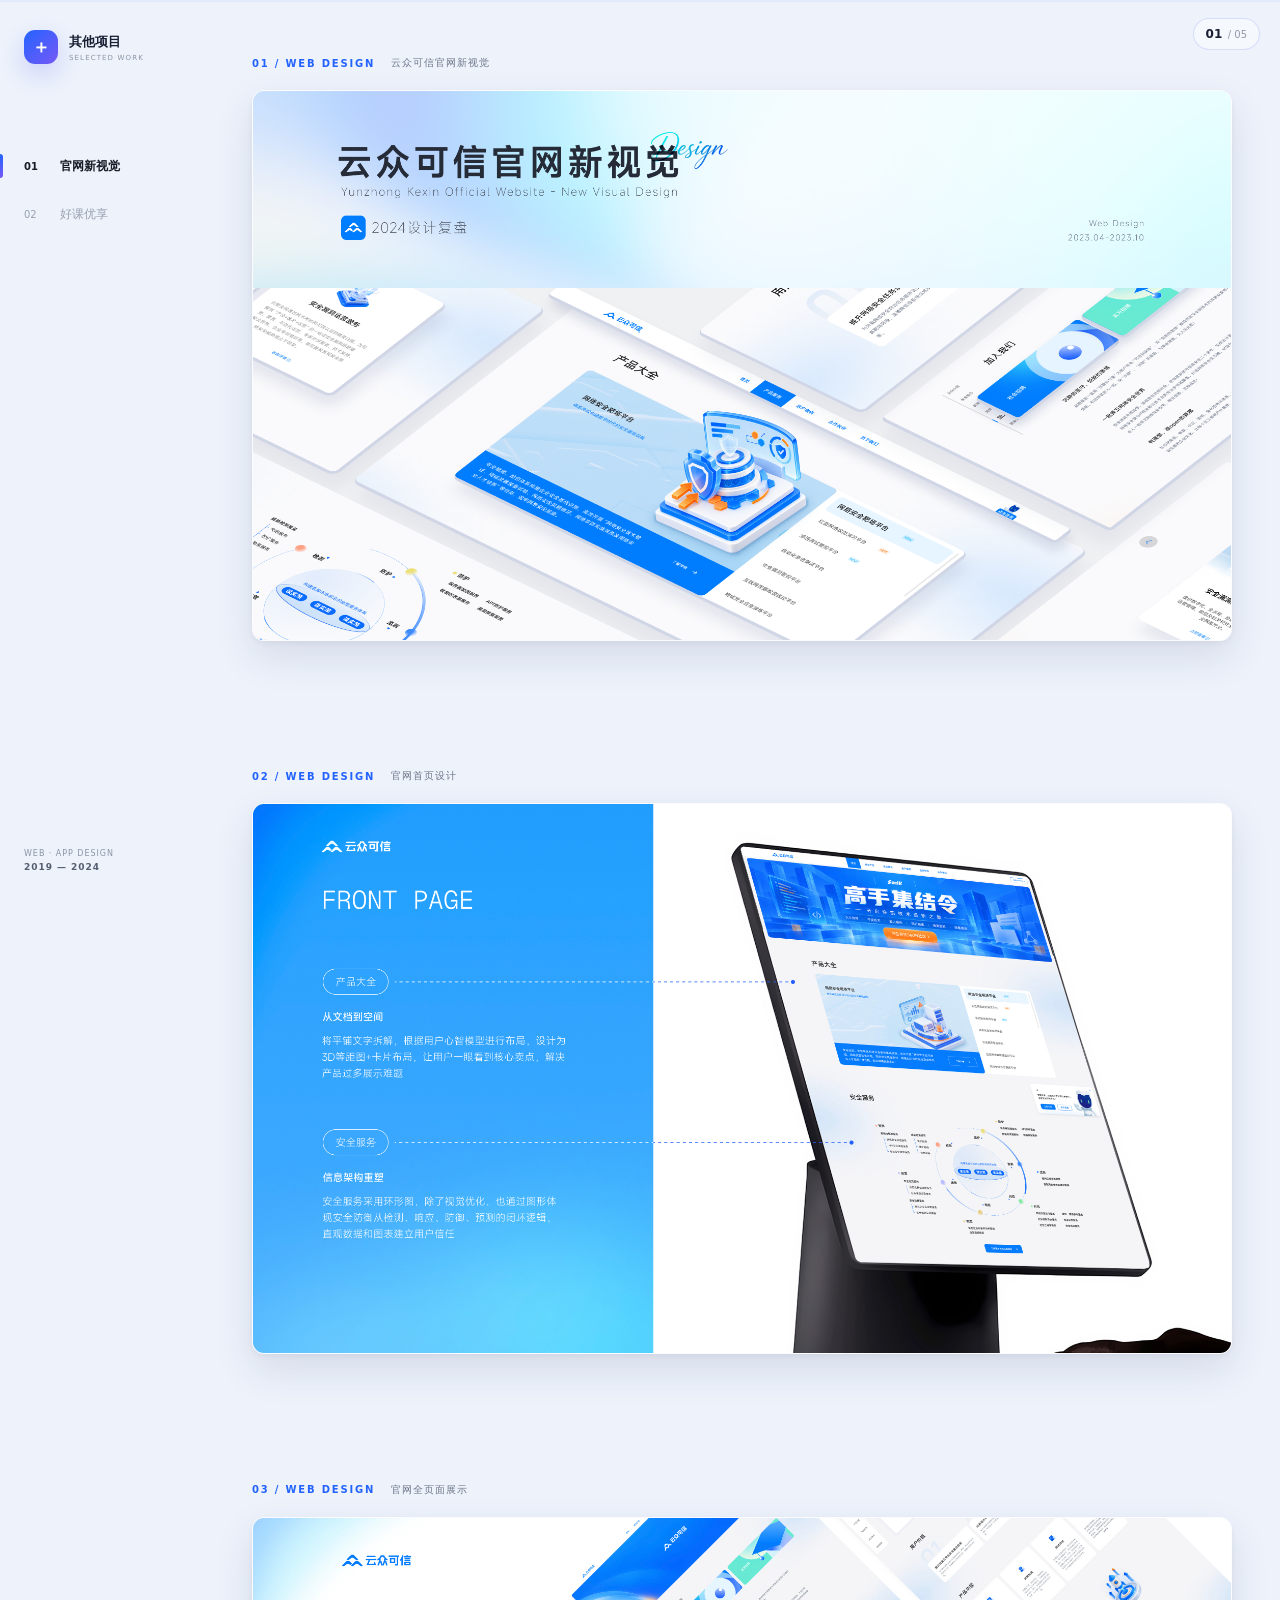
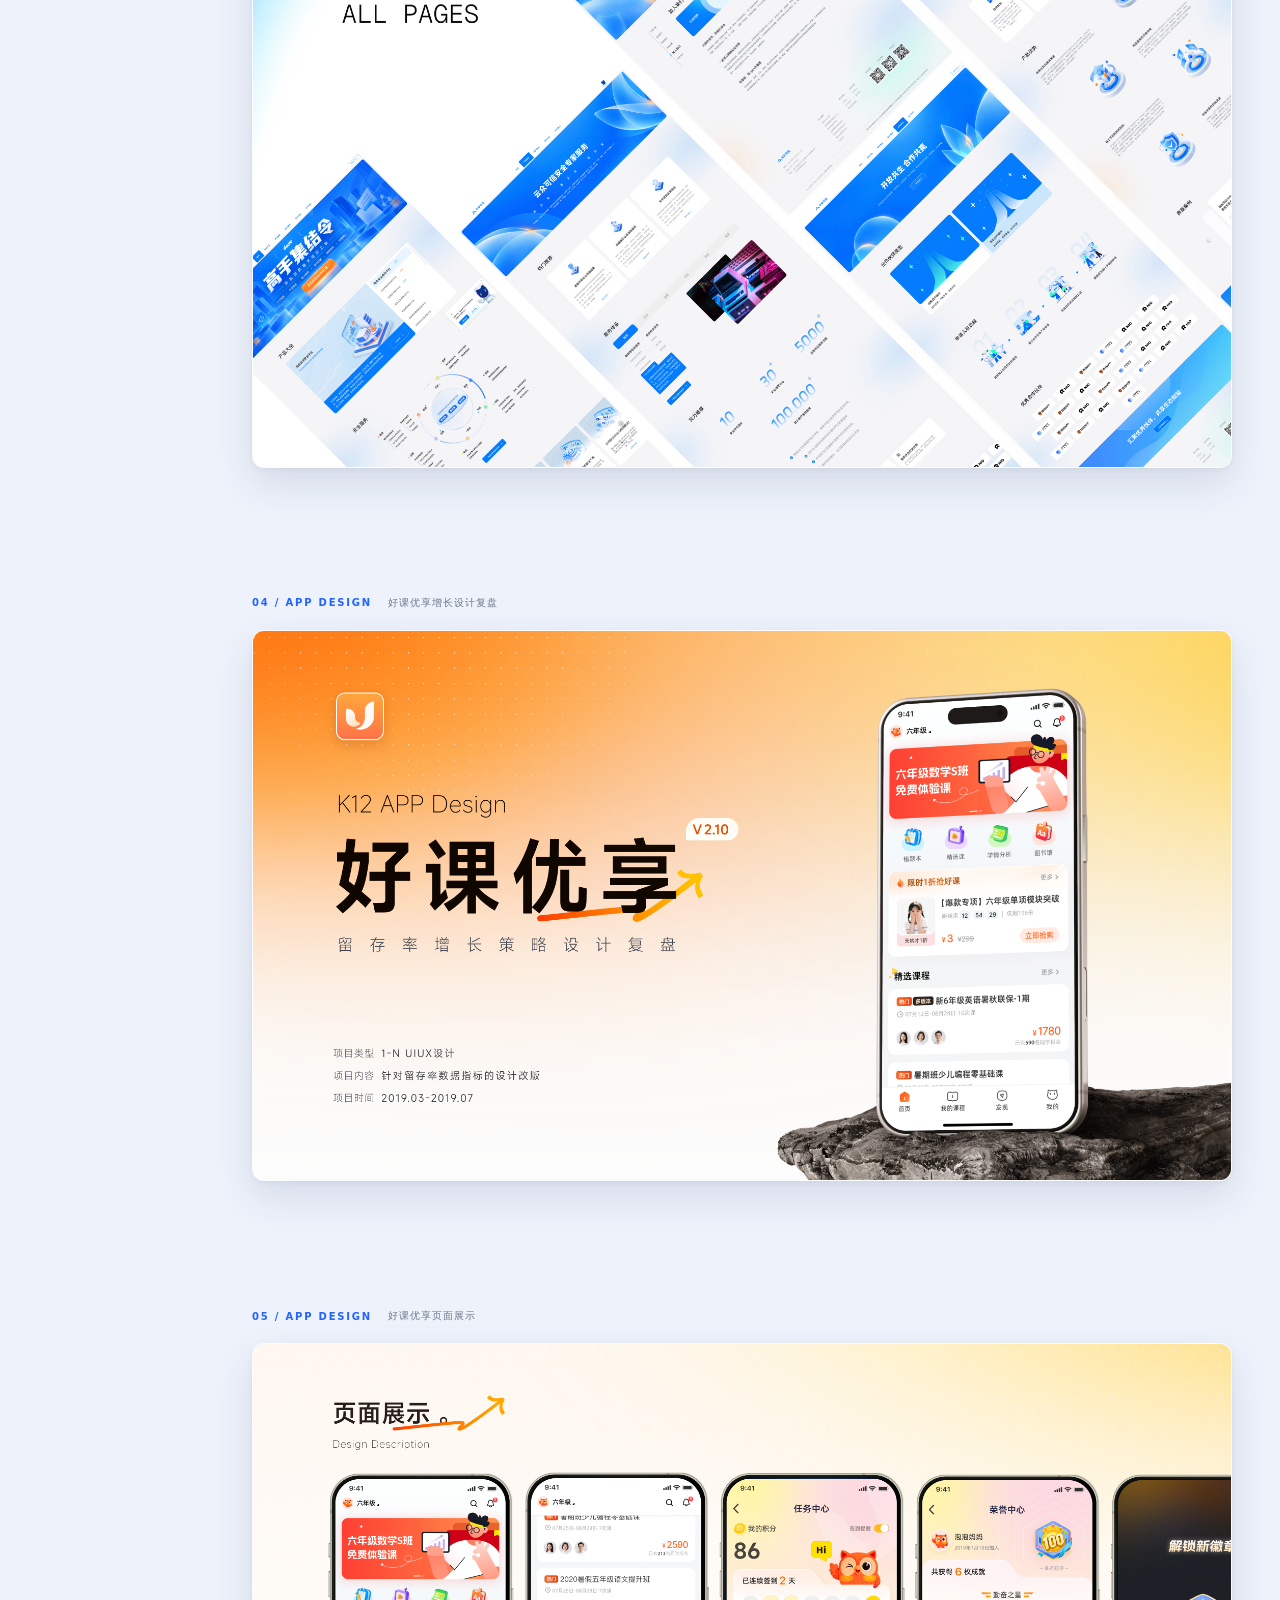
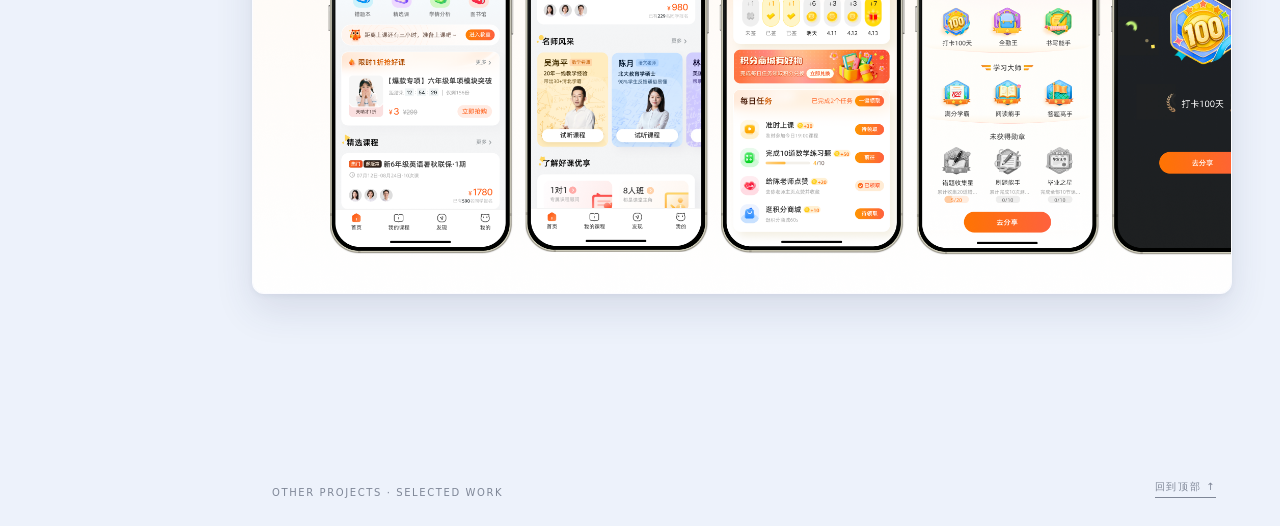
<file: projects/other-projects/index.html>
<!doctype html>
<html lang="zh-CN">
  <head>
  <style>html:not([data-offline-tools]) .portfolio-offline-button{display:none!important}</style>
    <meta charset="UTF-8" />
    <meta name="viewport" content="width=device-width, initial-scale=1" />
    <meta name="description" content="李丹其他项目精选：云众可信官网视觉升级与好课优享 K12 App 设计复盘。" />
    <meta name="theme-color" content="#edf2fb" />
    <title>其他项目 · 李丹作品集</title>
    <link rel="stylesheet" href="./styles.css?v=2026102724" />
    <link rel="stylesheet" href="../../custom-cursor.css?v=19" />
    <script defer src="../../portfolio-analytics.js?v=2"></script>
    <link rel="stylesheet" href="../../offline.css?v=2" />
  <script defer src="../../offline.js?v=2"></script>
</head>
  <body class="has-nav">
    <aside class="side-nav" aria-label="项目章节导航">
      <a class="brand" href="#web-visual" aria-label="回到其他项目第一章">
        <span class="brand-mark">＋</span>
        <span><strong>其他项目</strong><small>SELECTED WORK</small></span>
      </a>
      <nav>
        <a class="nav-link is-active" href="#web-visual" data-nav="web-visual"><span>01</span>官网新视觉</a>
        <a class="nav-link" href="#app-review" data-nav="app-review"><span>02</span>好课优享</a>
      </nav>
      <div class="project-meta"><span>WEB · APP DESIGN</span><strong>2019 — 2024</strong></div>
    </aside>

    <div class="progress" aria-hidden="true"><span></span></div>
    <div class="page-counter" aria-live="polite"><strong>01</strong><span>/ 05</span></div>

    <main>
      <section class="slide-section observe-section" id="web-visual" data-chapter="web-visual" data-page="1">
        <div class="slide-content">
          <p class="slide-label"><span>01 / WEB DESIGN</span>云众可信官网新视觉</p>
          <button class="stage" type="button" data-lightbox="./assets/slides/1.png?v=25" aria-label="放大查看云众可信官网新视觉">
            <img src="./assets/slides/1.png?v=25" alt="云众可信官网新视觉设计复盘" />
            <span class="stage-action">查看大图 <i>↗</i></span>
          </button>
        </div>
      </section>

      <section class="slide-section observe-section" id="web-home" data-chapter="web-visual" data-page="2">
        <div class="slide-content">
          <p class="slide-label"><span>02 / WEB DESIGN</span>官网首页设计</p>
          <button class="stage" type="button" data-lightbox="./assets/slides/2.jpeg?v=20261111" aria-label="放大查看官网首页设计">
            <img loading="lazy" src="./assets/slides/2.jpeg?v=20261111" alt="云众可信官网首页产品与服务模块设计" />
            <span class="stage-action">查看大图 <i>↗</i></span>
          </button>
        </div>
      </section>

      <section class="slide-section observe-section" id="web-pages" data-chapter="web-visual" data-page="3">
        <div class="slide-content">
          <p class="slide-label"><span>03 / WEB DESIGN</span>官网全页面展示</p>
          <button class="stage" type="button" data-lightbox="./assets/slides/3.jpeg?v=20261111" aria-label="放大查看官网全页面展示">
            <img loading="lazy" src="./assets/slides/3.jpeg?v=20261111" alt="云众可信官网全页面视觉展示" />
            <span class="stage-action">查看大图 <i>↗</i></span>
          </button>
        </div>
      </section>

      <section class="slide-section app-section observe-section" id="app-review" data-chapter="app-review" data-page="4">
        <div class="slide-content">
          <p class="slide-label"><span>04 / APP DESIGN</span>好课优享增长设计复盘</p>
          <button class="stage" type="button" data-lightbox="./assets/slides/4.png" aria-label="放大查看好课优享设计复盘">
            <img loading="lazy" src="./assets/slides/4.png" alt="好课优享 K12 App 留存率增长策略设计复盘" />
            <span class="stage-action">查看大图 <i>↗</i></span>
          </button>
        </div>
      </section>

      <section class="slide-section app-section observe-section" id="app-pages" data-chapter="app-review" data-page="5">
        <div class="slide-content">
          <p class="slide-label"><span>05 / APP DESIGN</span>好课优享页面展示</p>
          <button class="stage" type="button" data-lightbox="./assets/slides/5.png" aria-label="放大查看好课优享页面展示">
            <img loading="lazy" src="./assets/slides/5.png" alt="好课优享 App 核心页面设计展示" />
            <span class="stage-action">查看大图 <i>↗</i></span>
          </button>
        </div>
      </section>

      <footer><p>OTHER PROJECTS · SELECTED WORK</p><a href="#web-visual">回到顶部 ↑</a></footer>
    </main>

    <div class="lightbox" role="dialog" aria-modal="true" aria-label="案例大图预览" hidden>
      <button class="lightbox-close" type="button" aria-label="关闭预览">×</button>
      <button class="lightbox-nav lightbox-prev" type="button" aria-label="查看上一张">‹</button>
      <img alt="" />
      <button class="lightbox-nav lightbox-next" type="button" aria-label="查看下一张">›</button>
      <p><span class="lightbox-count"></span> · 按 ← → 切换 · 按 ESC 关闭</p>
    </div>
    <script src="./script.js?v=3"></script>
    <script src="../../custom-cursor.js?v=19"></script>
  </body>
</html>
</file>
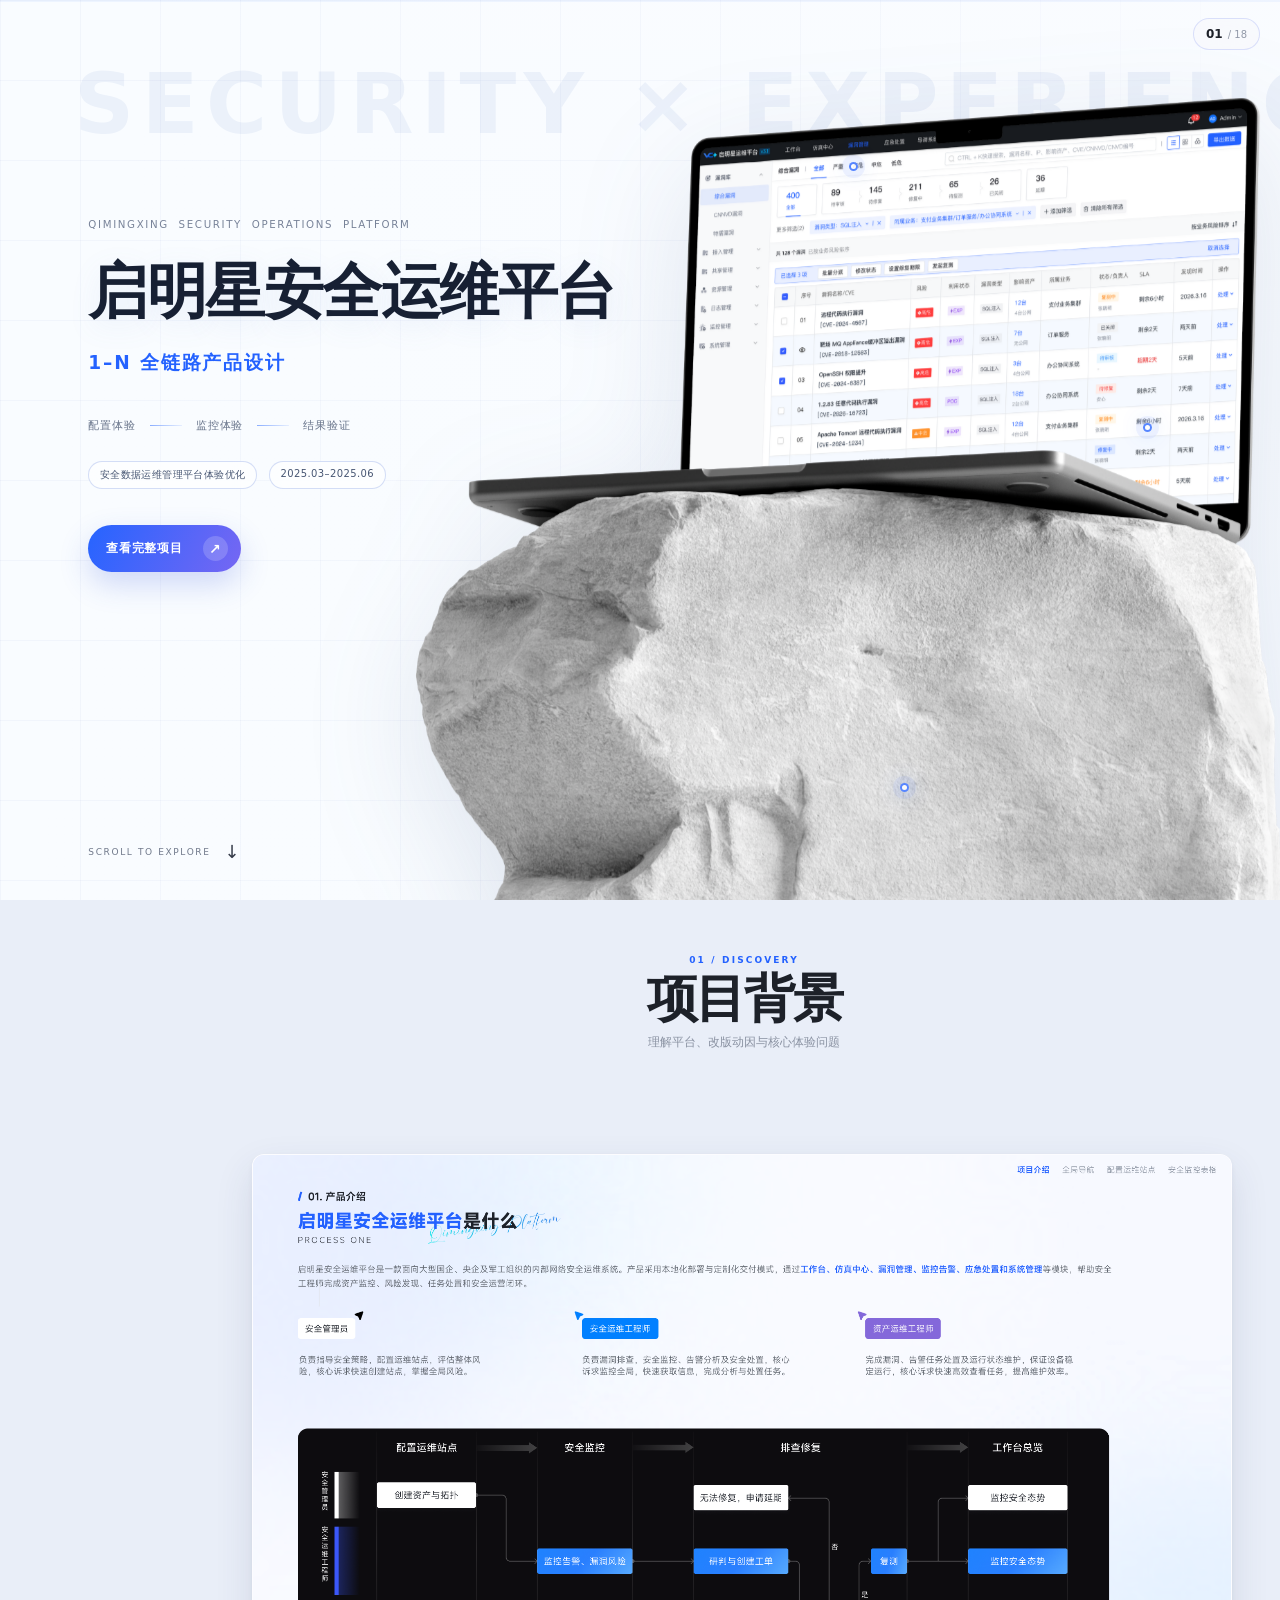
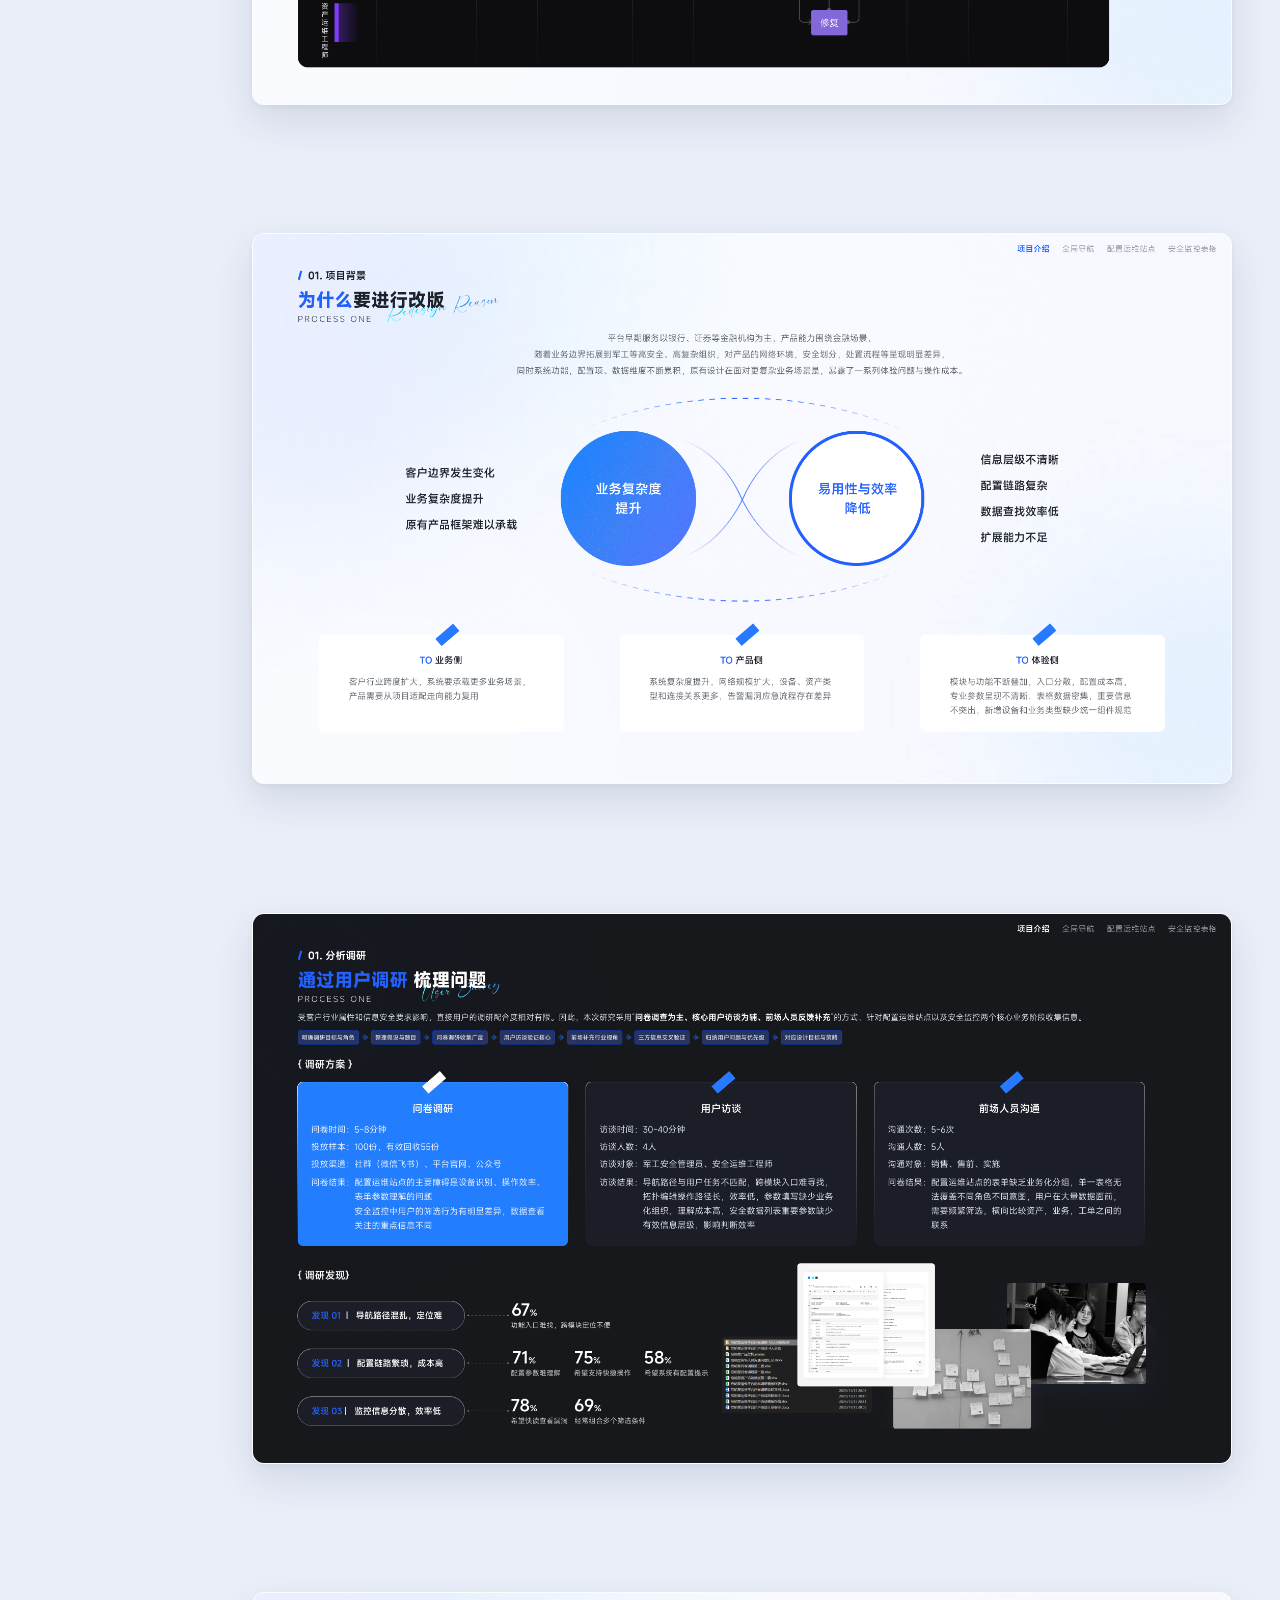
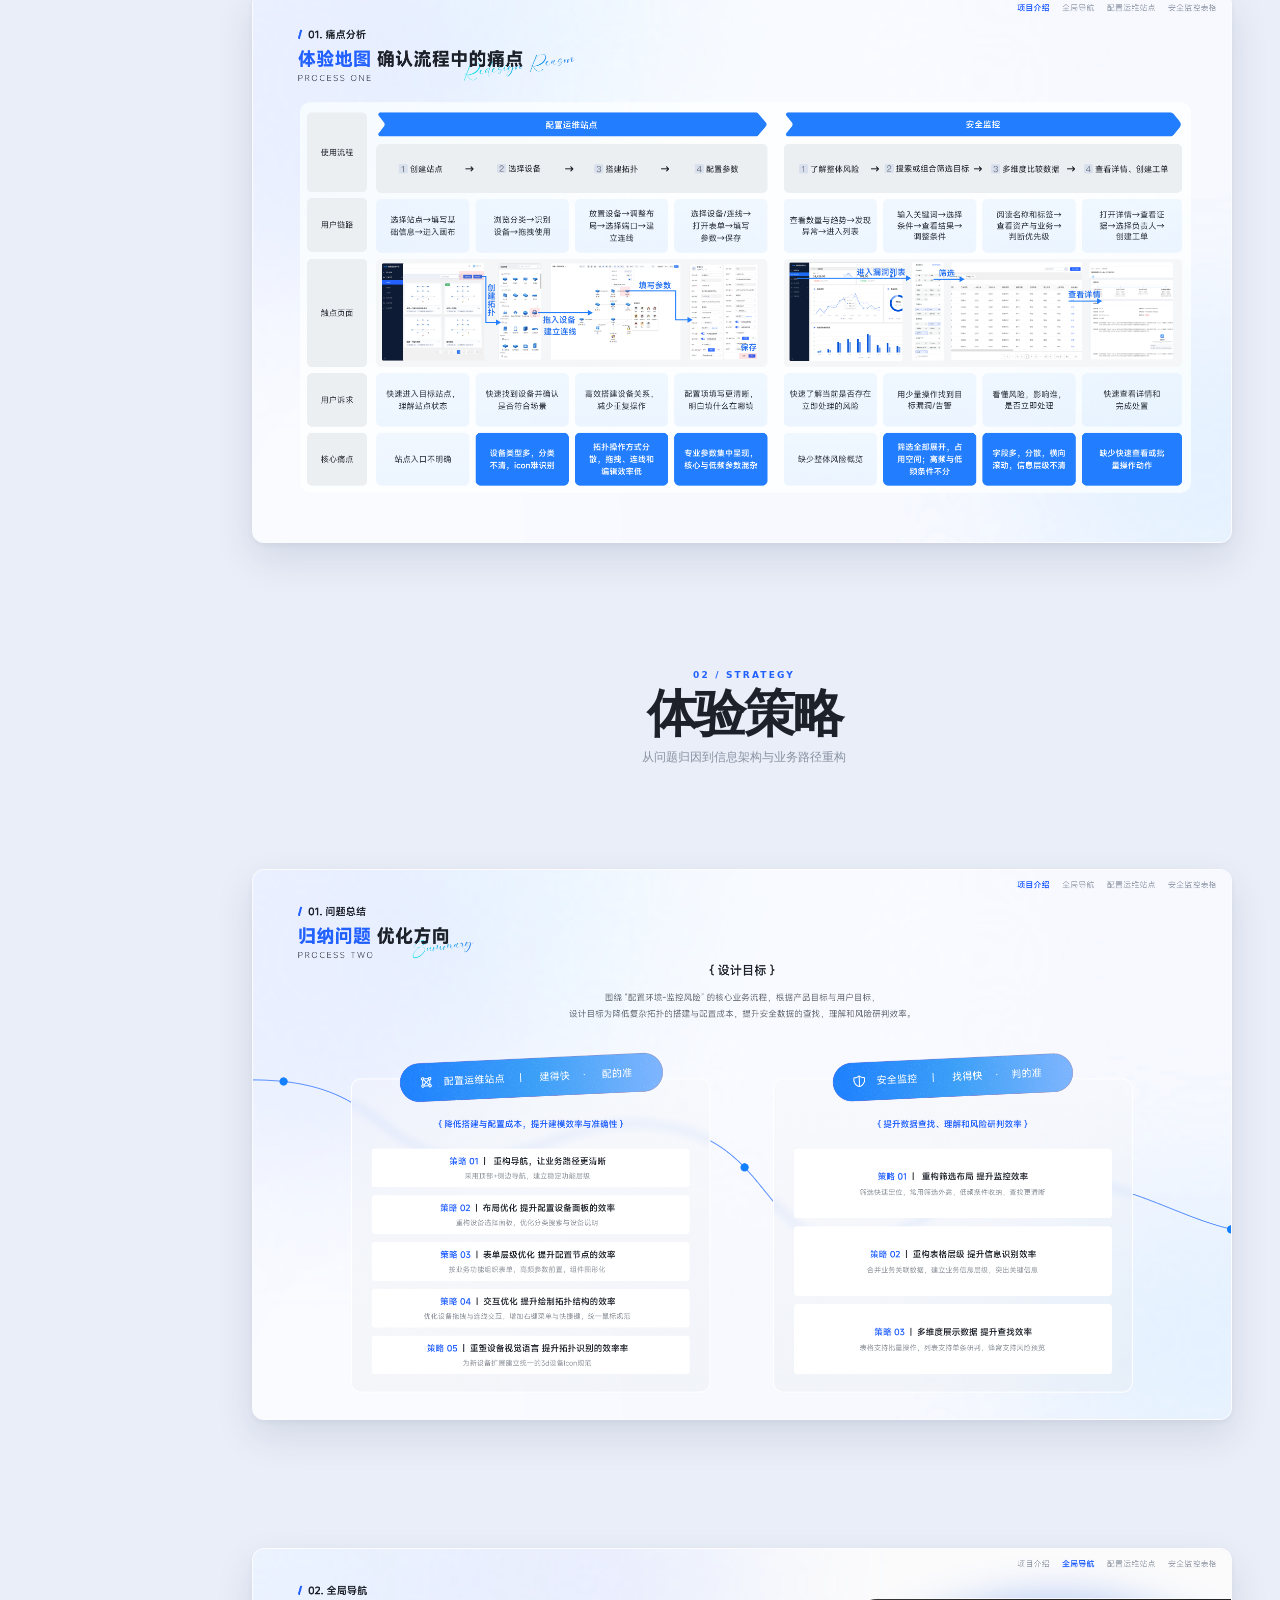
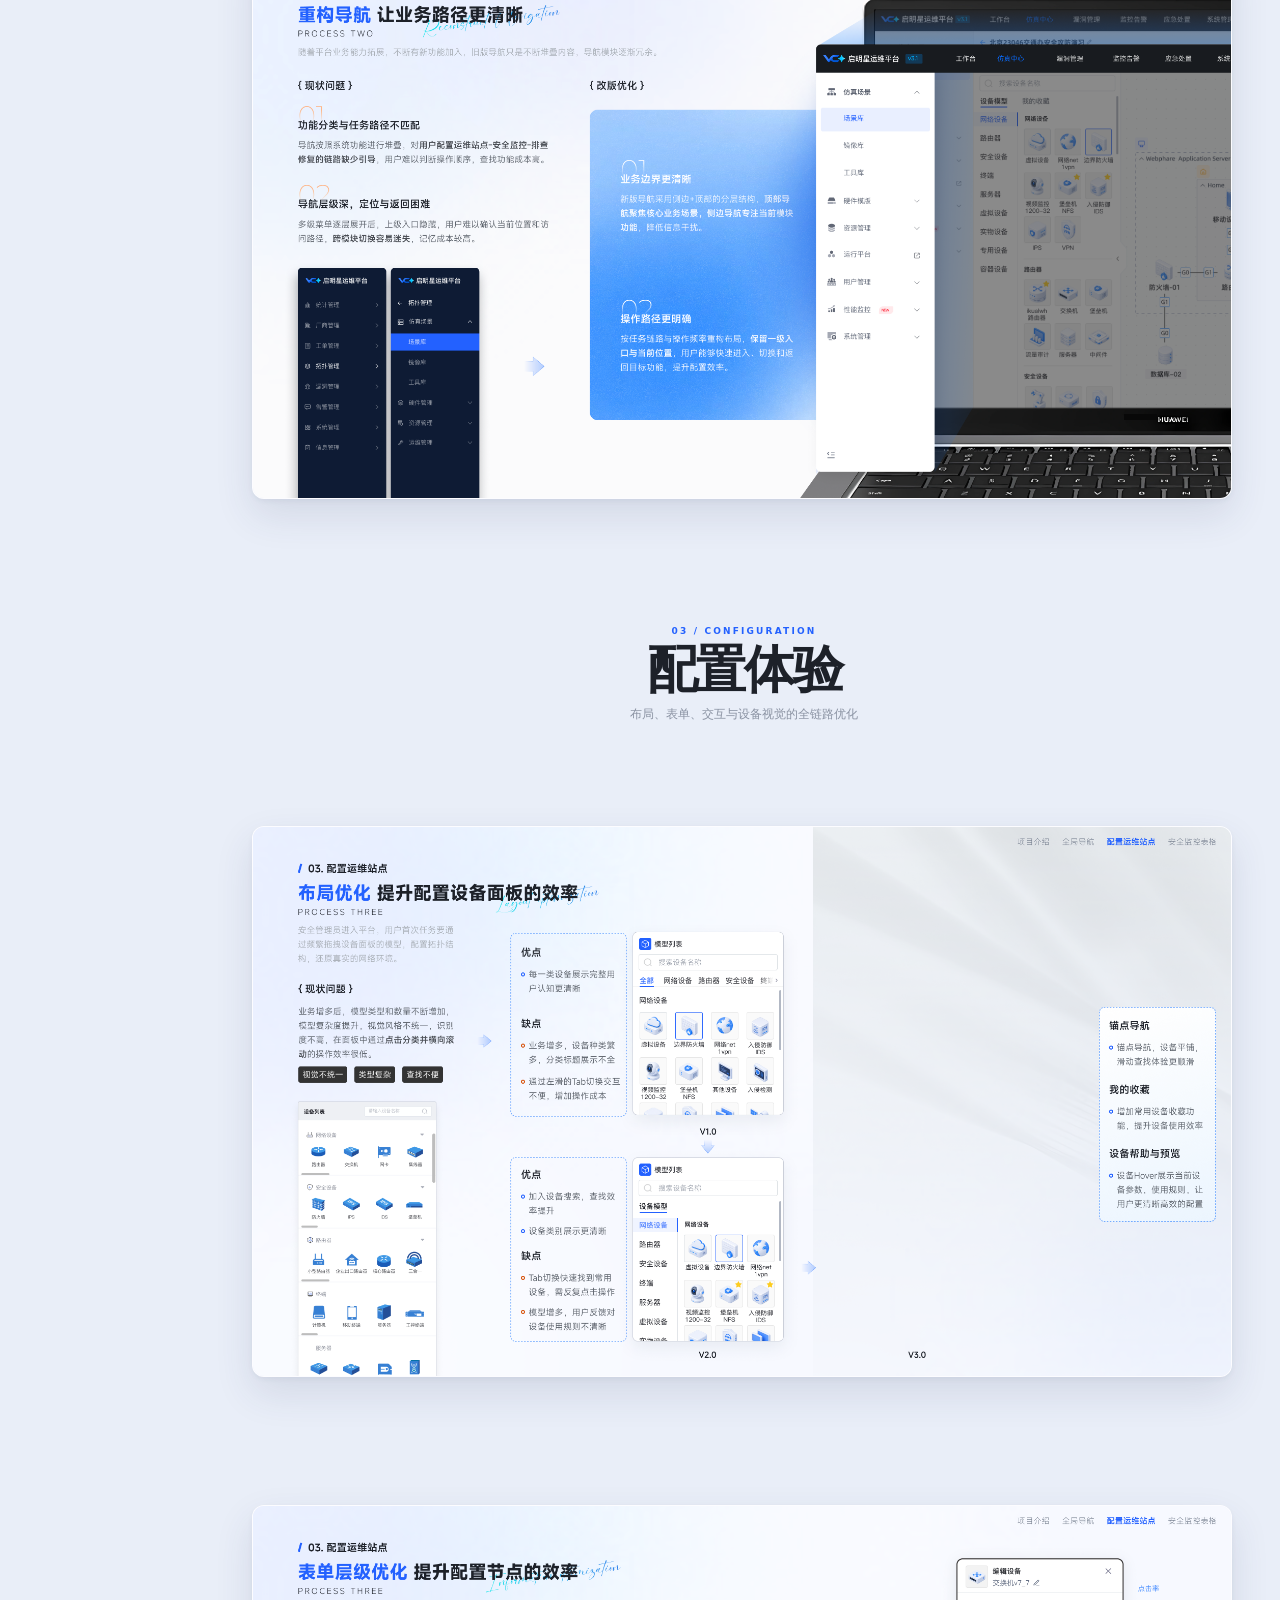
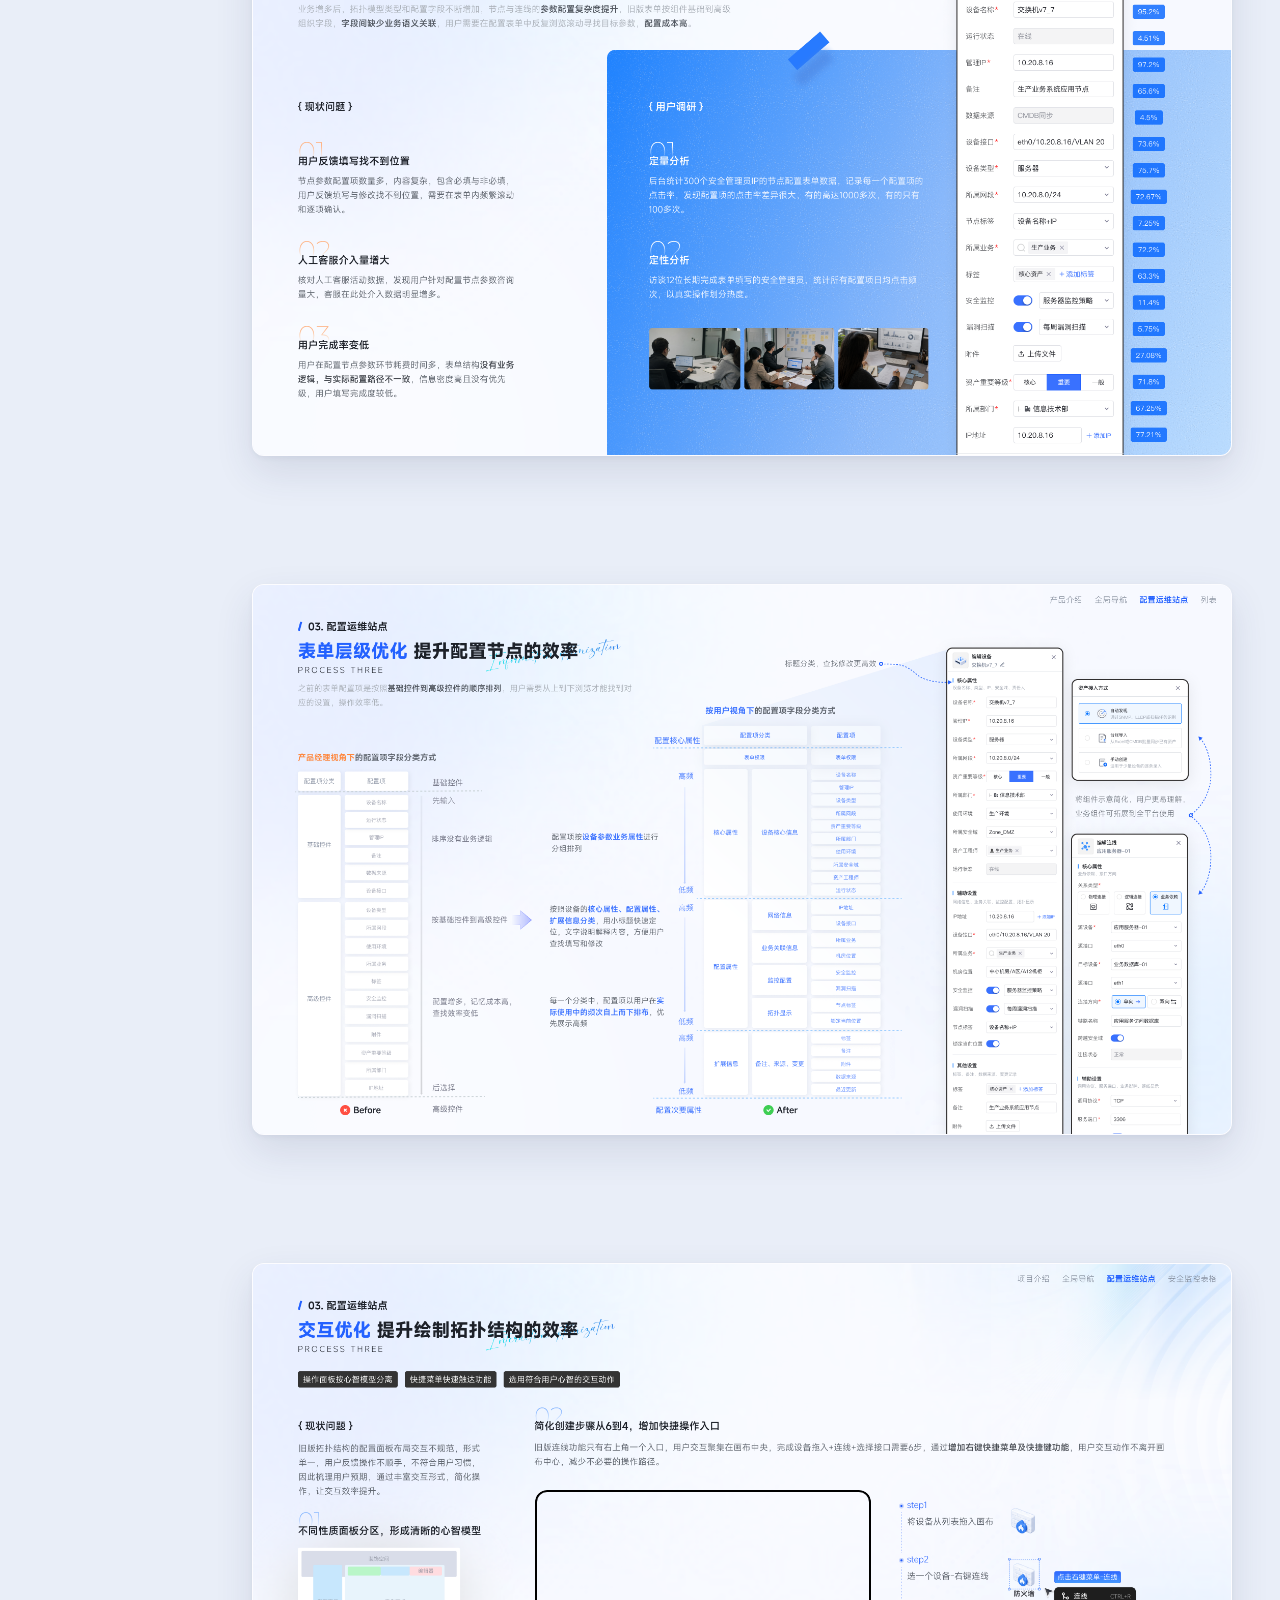
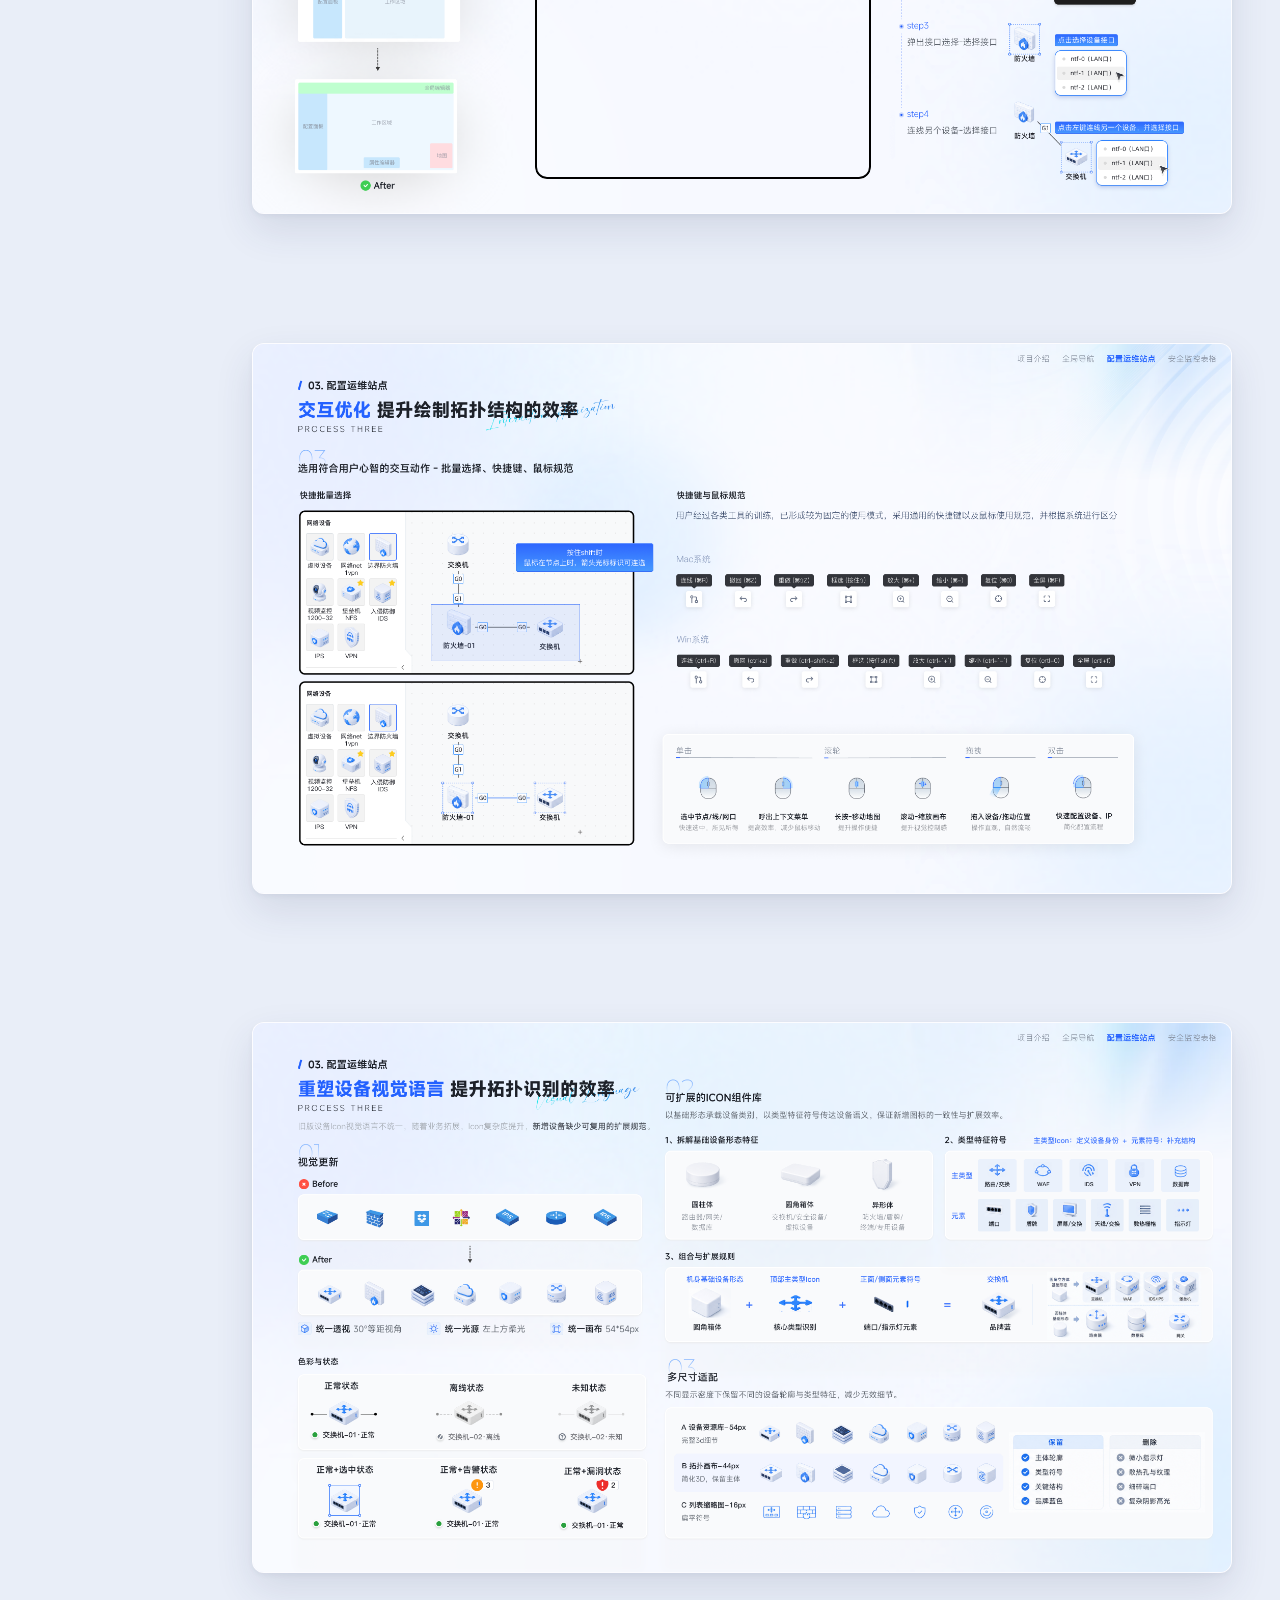
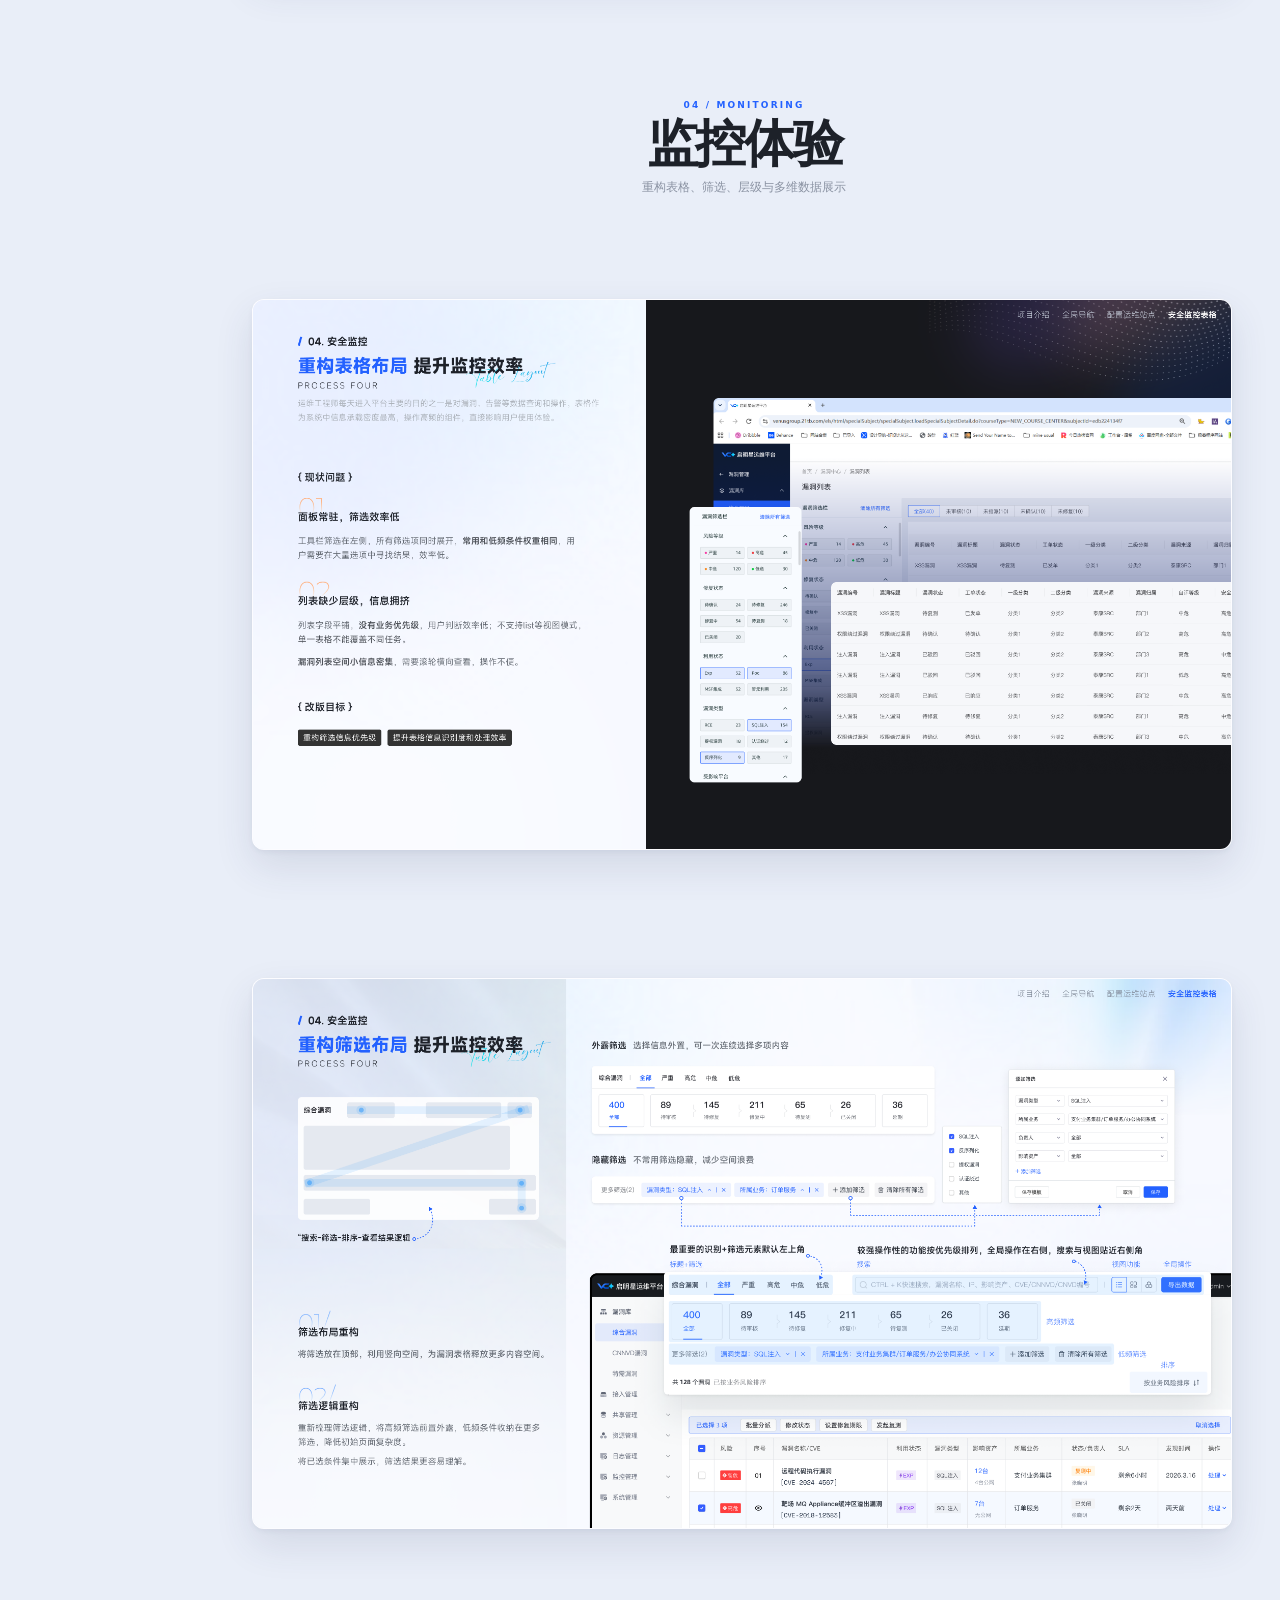
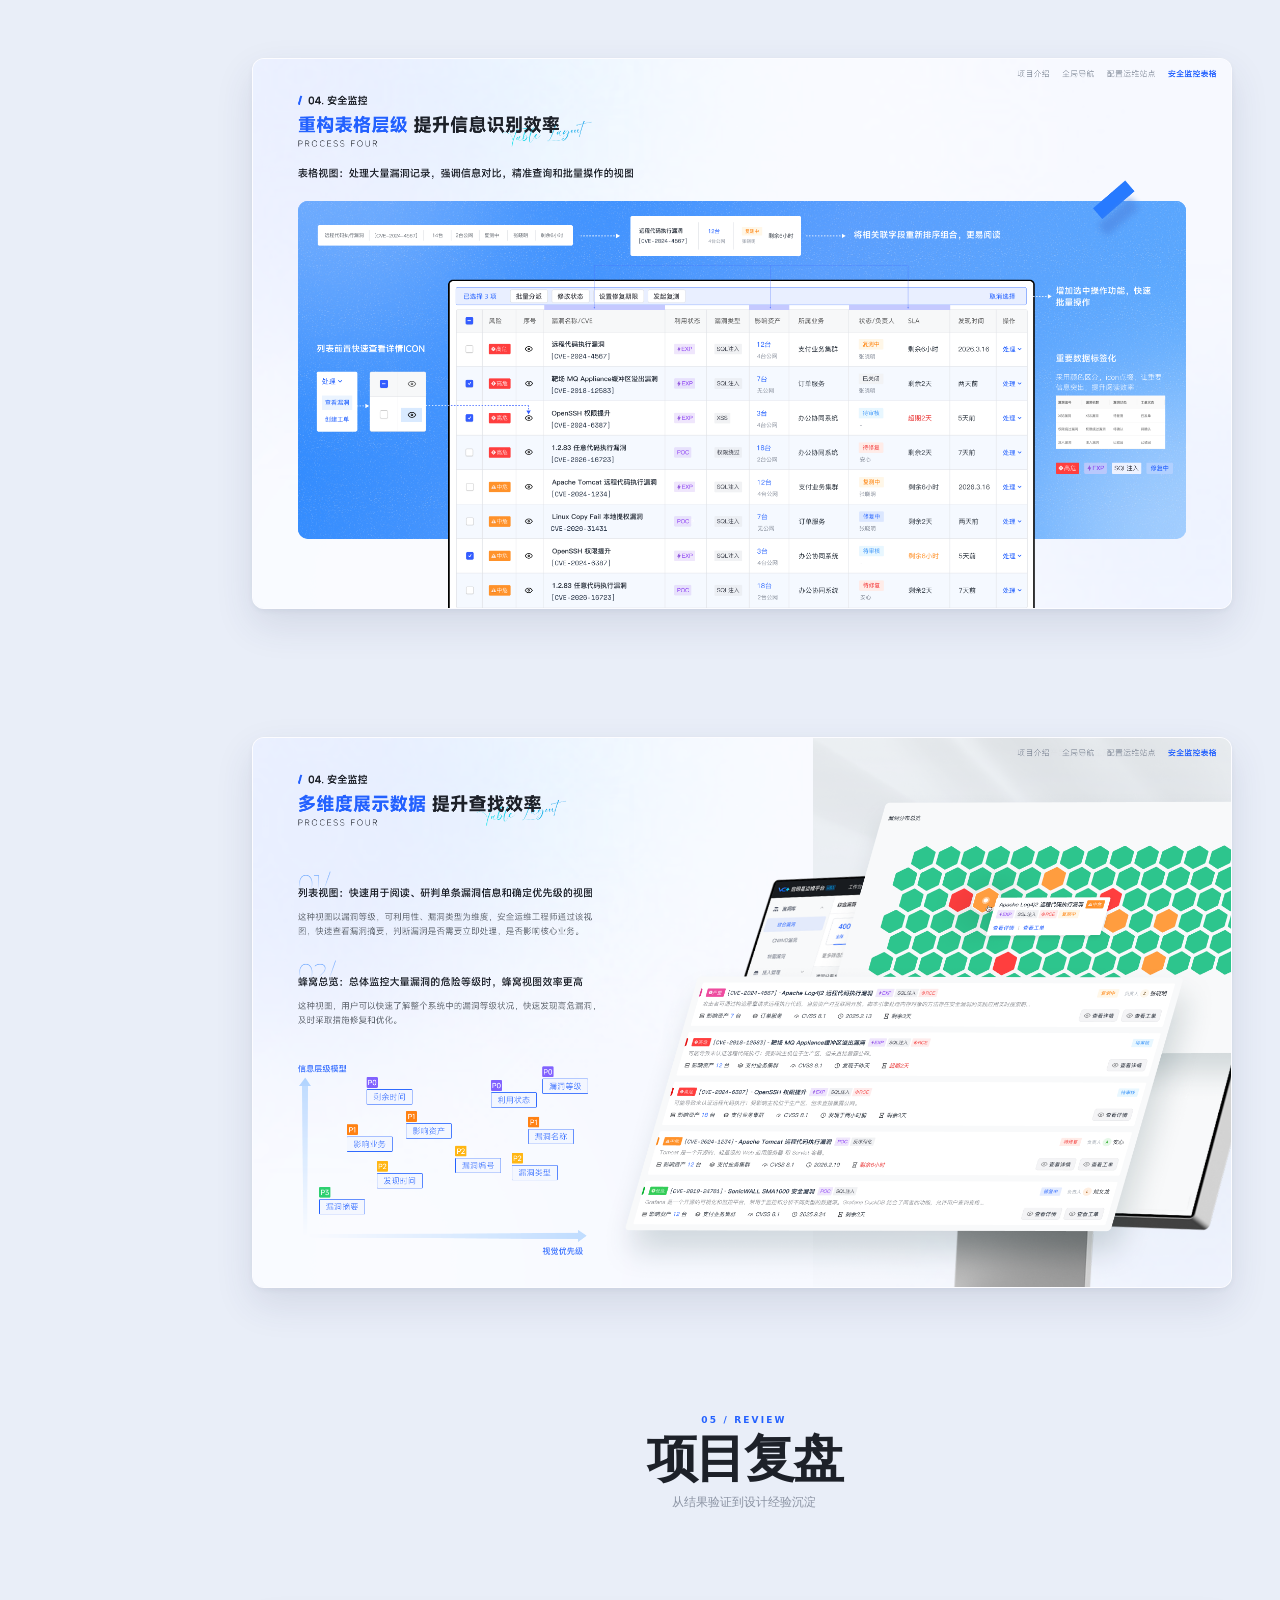
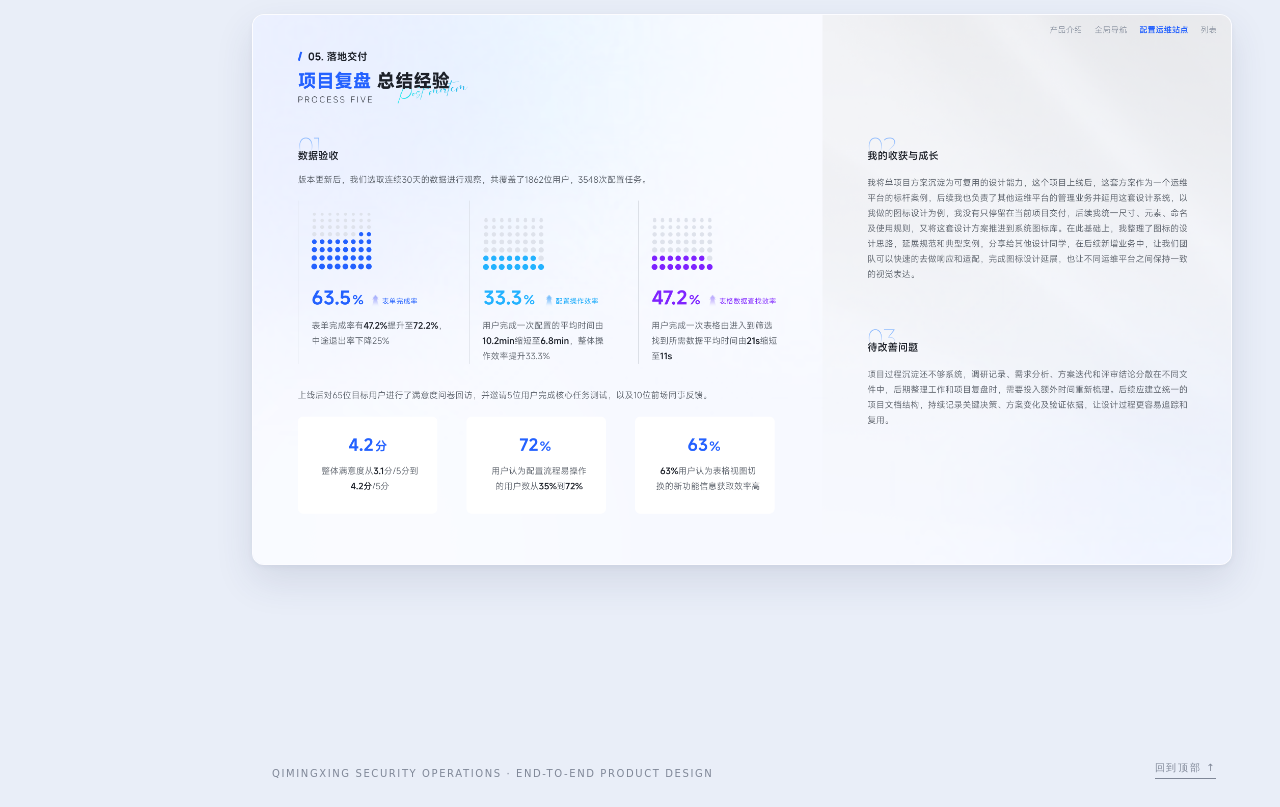
<file: projects/security-ops/index.html>
<!doctype html>
<html lang="zh-CN" data-cursor-theme="dark">
  <head>
  <style>html:not([data-offline-tools]) .portfolio-offline-button{display:none!important}</style>
    <meta charset="UTF-8" />
    <meta name="viewport" content="width=device-width, initial-scale=1" />
    <meta name="description" content="启明星安全运维平台 1–N 全链路产品设计：安全数据运维管理平台体验优化" />
    <title>启明星安全运维平台 · 1–N 全链路产品设计</title>
    <link rel="stylesheet" href="./styles.css?v=10" />
    <link rel="stylesheet" href="../../custom-cursor.css?v=19" />
    <script defer src="../../portfolio-analytics.js?v=2"></script>
    <link rel="stylesheet" href="../../offline.css?v=2" />
  <script defer src="../../offline.js?v=2"></script>
</head>
  <body>
    <aside class="side-nav" aria-label="项目章节导航">
      <a class="brand" href="#cover" aria-label="回到项目首页">
        <span class="brand-mark"><img src="./assets/logo2.png" alt="" /></span>
        <span><strong>启明星安全运维</strong><small>PRODUCT DESIGN</small></span>
      </a>
      <nav>
        <a class="nav-link" href="#background" data-nav="background"><span>01</span>项目背景</a>
        <a class="nav-link" href="#strategy" data-nav="strategy"><span>02</span>体验策略</a>
        <a class="nav-link" href="#configuration" data-nav="configuration"><span>03</span>配置体验</a>
        <a class="nav-link" href="#monitoring" data-nav="monitoring"><span>04</span>监控体验</a>
        <a class="nav-link" href="#review" data-nav="review"><span>05</span>项目复盘</a>
      </nav>
      <div class="project-meta"><span>1–N END-TO-END DESIGN</span><strong>2025.03—2025.06</strong></div>
    </aside>

    <div class="progress" aria-hidden="true"><span></span></div>
    <div class="page-counter" aria-live="polite"><strong>01</strong><span>/ 18</span></div>

    <main>
      <section class="cover observe-section" id="cover" data-chapter="cover" data-page="1">
        <div class="cover-canvas" data-cover-canvas>
          <img class="cover-product-visual" src="./assets/cover/security-laptop-rock.png" alt="启明星安全运维平台产品界面" />
          <div class="cover-shade" aria-hidden="true"></div>
          <div class="cover-grid" aria-hidden="true"></div>
          <div class="cover-cursor-glow" aria-hidden="true"></div>
          <span class="cover-node node-a" aria-hidden="true"></span>
          <span class="cover-node node-b" aria-hidden="true"></span>
          <span class="cover-node node-c" aria-hidden="true"></span>
          <p class="cover-wordmark" aria-hidden="true">SECURITY × EXPERIENCE</p>
          <div class="cover-copy">
            <p class="cover-en">Qimingxing&nbsp;&nbsp;Security&nbsp;&nbsp;Operations&nbsp;&nbsp;Platform</p>
            <h1>启明星安全运维平台</h1>
            <p class="cover-subtitle">1–N 全链路产品设计</p>
            <div class="cover-path" aria-label="项目范围">
              <span>配置体验</span><i></i><span>监控体验</span><i></i><span>结果验证</span>
            </div>
            <div class="cover-meta">
              <span>安全数据运维管理平台体验优化</span>
              <span>2025.03–2025.06</span>
            </div>
            <a class="cover-cta" href="#background"><span>查看完整项目</span><i>↗</i></a>
          </div>
          <a class="scroll-cue" href="#background">SCROLL TO EXPLORE <i>↓</i></a>
        </div>
      </section>

      <section class="chapter-marker observe-section" id="background" data-chapter="background" data-page="2">
        <p>01 / DISCOVERY</p><h2>项目背景</h2><span>理解平台、改版动因与核心体验问题</span>
      </section>
      <section class="slide-section observe-section" data-chapter="background" data-page="2"><div class="stage"><img src="./assets/slides/2.png" alt="启明星安全运维平台是什么" /></div></section>
      <section class="slide-section observe-section" data-chapter="background" data-page="3"><div class="stage"><img loading="lazy" src="./assets/slides/3.png" alt="为什么要进行改版" /></div></section>
      <section class="slide-section observe-section" data-chapter="background" data-page="4"><div class="stage"><img loading="lazy" src="./assets/slides/4.png?v=21" alt="通过用户调研梳理问题" /></div></section>
      <section class="slide-section observe-section" data-chapter="background" data-page="5"><div class="stage"><img loading="lazy" src="./assets/slides/5.png?v=21" alt="体验地图确认流程中的痛点" /></div></section>

      <section class="chapter-marker observe-section" id="strategy" data-chapter="strategy" data-page="6">
        <p>02 / STRATEGY</p><h2>体验策略</h2><span>从问题归因到信息架构与业务路径重构</span>
      </section>
      <section class="slide-section observe-section" data-chapter="strategy" data-page="6"><div class="stage"><img loading="lazy" src="./assets/slides/6.png" alt="问题与优化方向" /></div></section>
      <section class="slide-section observe-section" data-chapter="strategy" data-page="7"><div class="stage"><img loading="lazy" src="./assets/slides/7.png" alt="重构导航让业务路径更清晰" /></div></section>

      <section class="chapter-marker observe-section" id="configuration" data-chapter="configuration" data-page="8">
        <p>03 / CONFIGURATION</p><h2>配置体验</h2><span>布局、表单、交互与设备视觉的全链路优化</span>
      </section>
      <section class="slide-section observe-section motion-section" data-chapter="configuration" data-page="8" aria-label="配置设备面板布局优化动态演示">
        <div class="stage" data-motion-stage>
          <img loading="lazy" src="./assets/dynamic/page-8-bg.png" alt="布局优化，提升配置设备面板的效率" />
          <div class="motion-window device-panel-window"><video crossorigin="anonymous" class="motion-layer" muted loop playsinline preload="metadata"><source src="./assets/dynamic/device-panel-demo.m4v" type="video/mp4" /></video></div>
          <img class="device-guidance-card" src="./assets/dynamic/guidance-card.png" alt="锚点导航、我的收藏和设备帮助与预览说明" />
        </div>
      </section>
      <section class="slide-section observe-section" data-chapter="configuration" data-page="9"><div class="stage"><img loading="lazy" src="./assets/slides/9.png?v=20" alt="表单层级优化，提升配置节点的效率" /></div></section>
      <section class="slide-section observe-section" data-chapter="configuration" data-page="10"><div class="stage"><img loading="lazy" src="./assets/slides/10.png?v=20" alt="表单层级优化，提升配置节点的效率" /></div></section>
      <section class="slide-section observe-section motion-section" data-chapter="configuration" data-page="11" aria-label="绘制拓扑结构交互优化动态演示">
        <div class="stage" data-motion-stage>
          <img loading="lazy" src="./assets/dynamic/page-11-bg.png" alt="交互优化，提升绘制拓扑结构的效率" />
          <div class="motion-window topology-window"><video crossorigin="anonymous" class="motion-layer" muted loop playsinline preload="metadata"><source src="./assets/dynamic/topology-demo.m4v" type="video/mp4" /></video></div>
        </div>
      </section>
      <section class="slide-section observe-section" data-chapter="configuration" data-page="12"><div class="stage"><img loading="lazy" src="./assets/slides/12.png" alt="拓扑交互效率优化方案" /></div></section>
      <section class="slide-section observe-section" data-chapter="configuration" data-page="13"><div class="stage"><img loading="lazy" src="./assets/slides/13.png" alt="重建设备视觉语言，提升拓扑识别效率" /></div></section>

      <section class="chapter-marker observe-section" id="monitoring" data-chapter="monitoring" data-page="14">
        <p>04 / MONITORING</p><h2>监控体验</h2><span>重构表格、筛选、层级与多维数据展示</span>
      </section>
      <section class="slide-section observe-section" data-chapter="monitoring" data-page="14"><div class="stage"><img loading="lazy" src="./assets/slides/14.png" alt="重构表格布局，提升监控效率" /></div></section>
      <section class="slide-section observe-section" data-chapter="monitoring" data-page="15"><div class="stage"><img loading="lazy" src="./assets/slides/15.png" alt="重构筛选布局，提升监控效率" /></div></section>
      <section class="slide-section observe-section" data-chapter="monitoring" data-page="16"><div class="stage"><img loading="lazy" src="./assets/slides/16.png" alt="重构表格层级，提升信息识别效率" /></div></section>
      <section class="slide-section observe-section" data-chapter="monitoring" data-page="17"><div class="stage"><img loading="lazy" src="./assets/slides/17.png" alt="多维度展示数据，提升监控效率" /></div></section>

      <section class="chapter-marker observe-section" id="review" data-chapter="review" data-page="18">
        <p>05 / REVIEW</p><h2>项目复盘</h2><span>从结果验证到设计经验沉淀</span>
      </section>
      <section class="slide-section observe-section" data-chapter="review" data-page="18"><div class="stage"><img loading="lazy" src="./assets/slides/18.png?v=21" alt="项目复盘与经验总结" /></div></section>

      <footer><p>QIMINGXING SECURITY OPERATIONS · END-TO-END PRODUCT DESIGN</p><a href="#cover">回到顶部 ↑</a></footer>
    </main>

    <div class="lightbox" role="dialog" aria-modal="true" aria-label="案例大图预览" hidden>
      <button class="lightbox-close" type="button" aria-label="关闭预览">×</button>
      <button class="lightbox-nav lightbox-prev" type="button" aria-label="查看上一张">‹</button>
      <img alt="" />
      <button class="lightbox-nav lightbox-next" type="button" aria-label="查看下一张">›</button>
      <p><span class="lightbox-count"></span> · 按 ← → 切换 · 按 ESC 关闭</p>
    </div>
    <script src="./script.js?v=3"></script>
    <script src="../../custom-cursor.js?v=19"></script>
  </body>
</html>
</file>
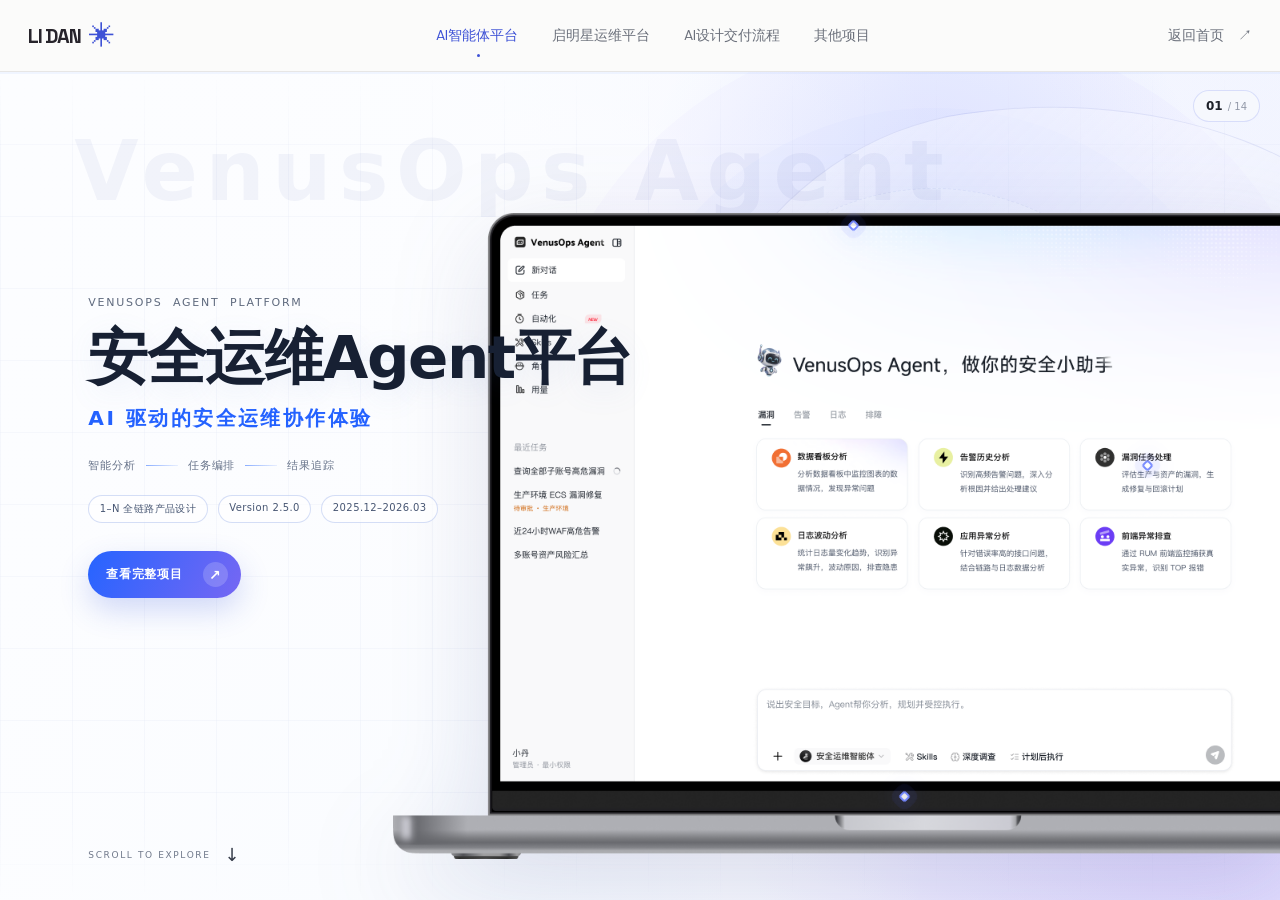
<file: detail.html>
<!doctype html>
<html lang="zh-CN">
  <head>
  <style>html:not([data-offline-tools]) .portfolio-offline-button{display:none!important}</style>
    <meta charset="UTF-8" />
    <meta name="viewport" content="width=device-width, initial-scale=1.0" />
    <meta name="description" content="李丹作品集项目详情" />
    <title>项目详情 · 李丹作品集</title>
    <link rel="stylesheet" href="./detail.css?v=2026102318" />
    <link rel="stylesheet" href="./custom-cursor.css?v=19" />
    <link rel="stylesheet" href="./native-cursor.css?v=28" />
    <script defer src="./portfolio-analytics.js?v=2"></script>
    <link rel="stylesheet" href="./offline.css?v=2" />
  <script defer src="./offline.js?v=2"></script>
</head>
  <body>
    <header class="detail-header">
      <a class="detail-brand" href="./index.html#top" aria-label="返回作品集首页">
        <span>LI DAN</span><span class="detail-brand-star" aria-hidden="true">✳</span>
      </a>
      <nav class="detail-switch" id="detail-switch" aria-label="项目切换"></nav>
      <a class="detail-back" href="./index.html#work">返回首页 <span aria-hidden="true">↗</span></a>
    </header>
    <main class="detail-stage">
      <iframe id="detail-frame" title="项目详情内容" loading="eager" allow="autoplay; fullscreen" allowfullscreen></iframe>
    </main>
    <script src="./detail.js?v=2026110501"></script>
  </body>
</html>
</file>
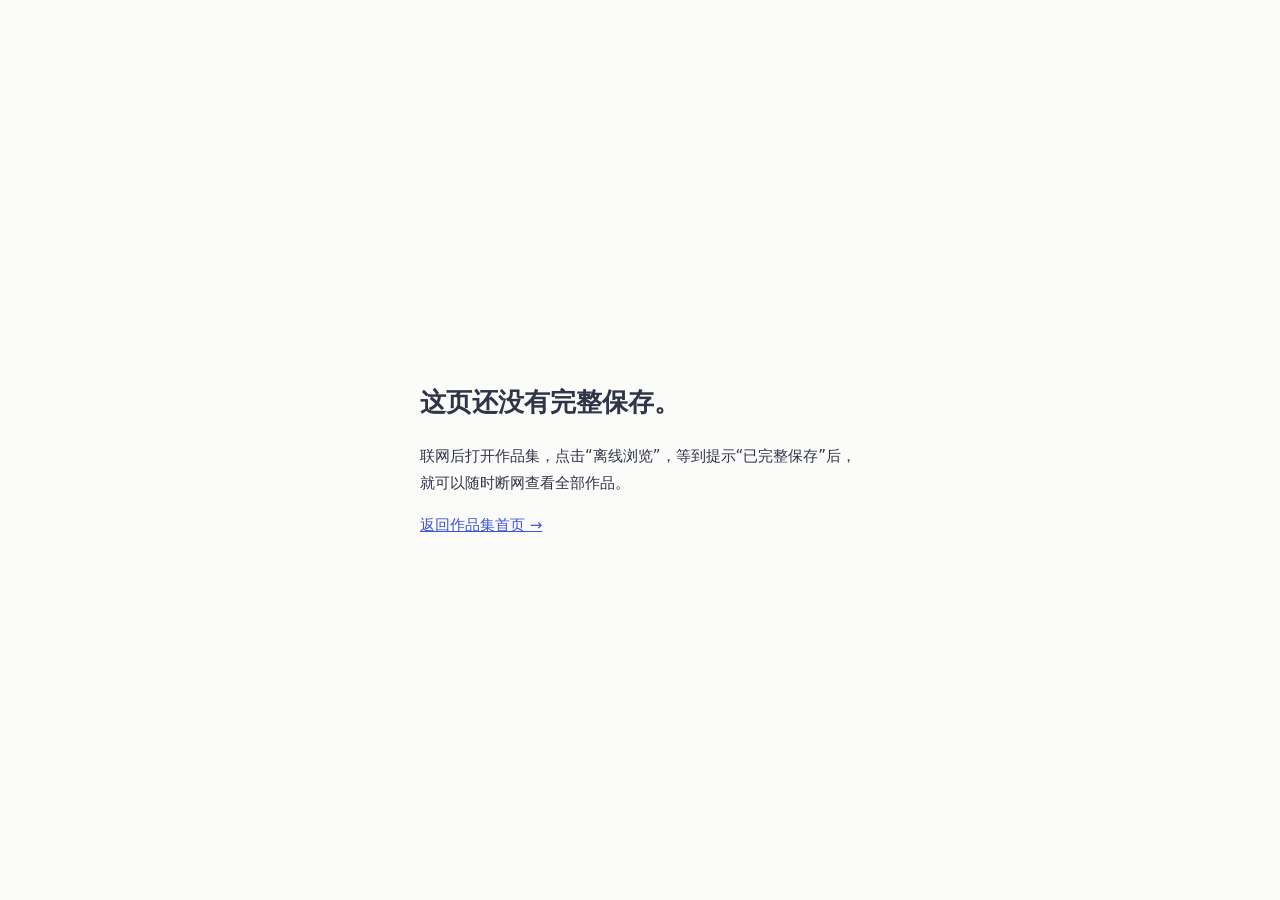
<file: offline-fallback.html>
<!doctype html><html lang="zh-CN"><head><meta charset="utf-8"><meta name="viewport" content="width=device-width,initial-scale=1"><title>请先保存离线作品集</title><style>body{margin:0;min-height:100vh;display:grid;place-items:center;background:#fbfbfa;color:#303447;font:15px/1.8 system-ui}main{max-width:440px;padding:32px}h1{font-size:26px}a{color:#3e52d6}</style></head><body><main><h1>这页还没有完整保存。</h1><p>联网后打开作品集，点击“离线浏览”，等到提示“已完整保存”后，就可以随时断网查看全部作品。</p><a href="__HOME__">返回作品集首页 →</a></main></body></html>
</file>
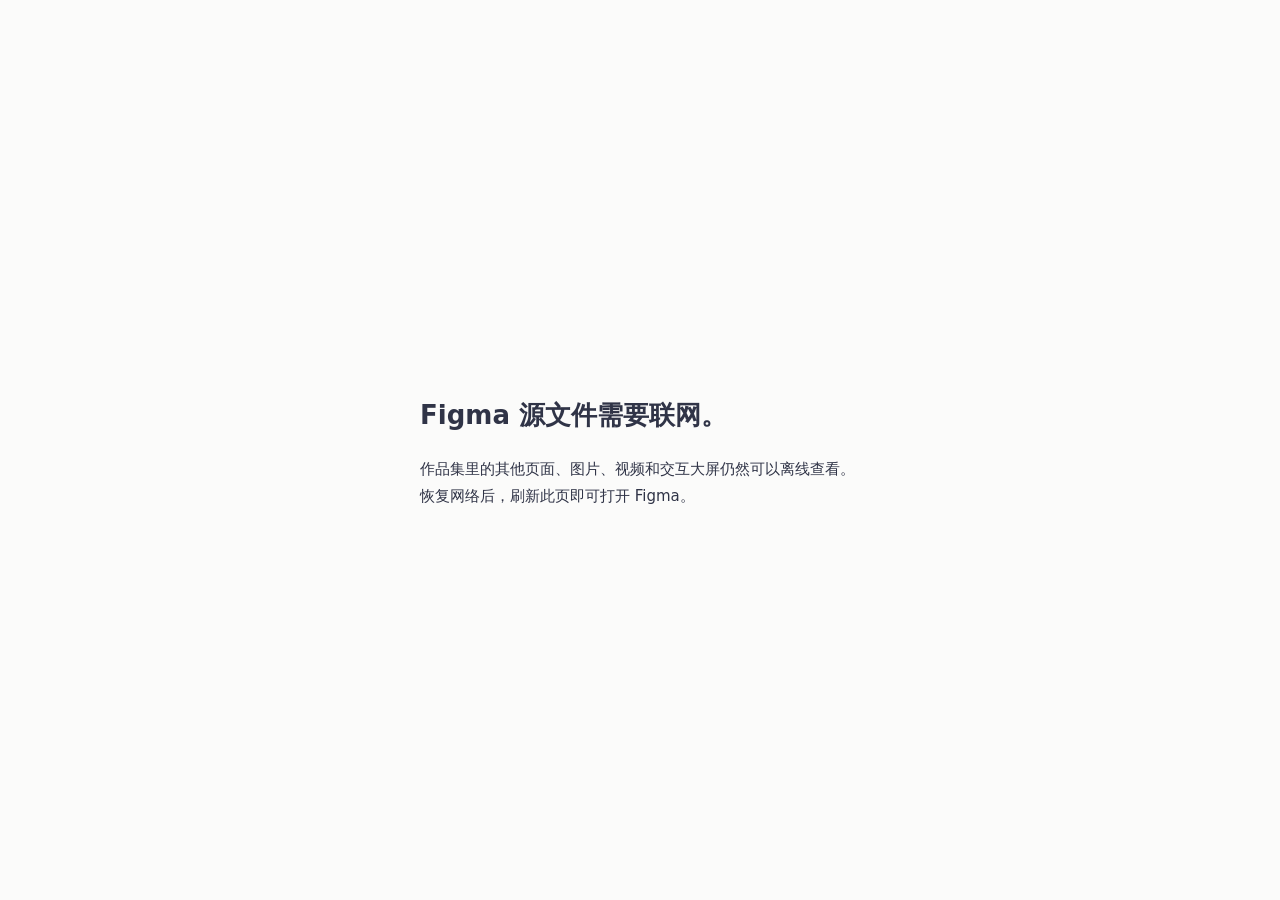
<file: offline-figma.html>
<!doctype html><html lang="zh-CN"><head><meta charset="utf-8"><meta name="viewport" content="width=device-width,initial-scale=1"><title>Figma 内容需要联网</title><style>body{margin:0;min-height:100vh;display:grid;place-items:center;background:#fbfbfa;color:#303447;font:15px/1.8 system-ui}main{max-width:440px;padding:32px}h1{font-size:26px}</style></head><body><main><h1>Figma 源文件需要联网。</h1><p>作品集里的其他页面、图片、视频和交互大屏仍然可以离线查看。恢复网络后，刷新此页即可打开 Figma。</p></main></body></html>
</file>
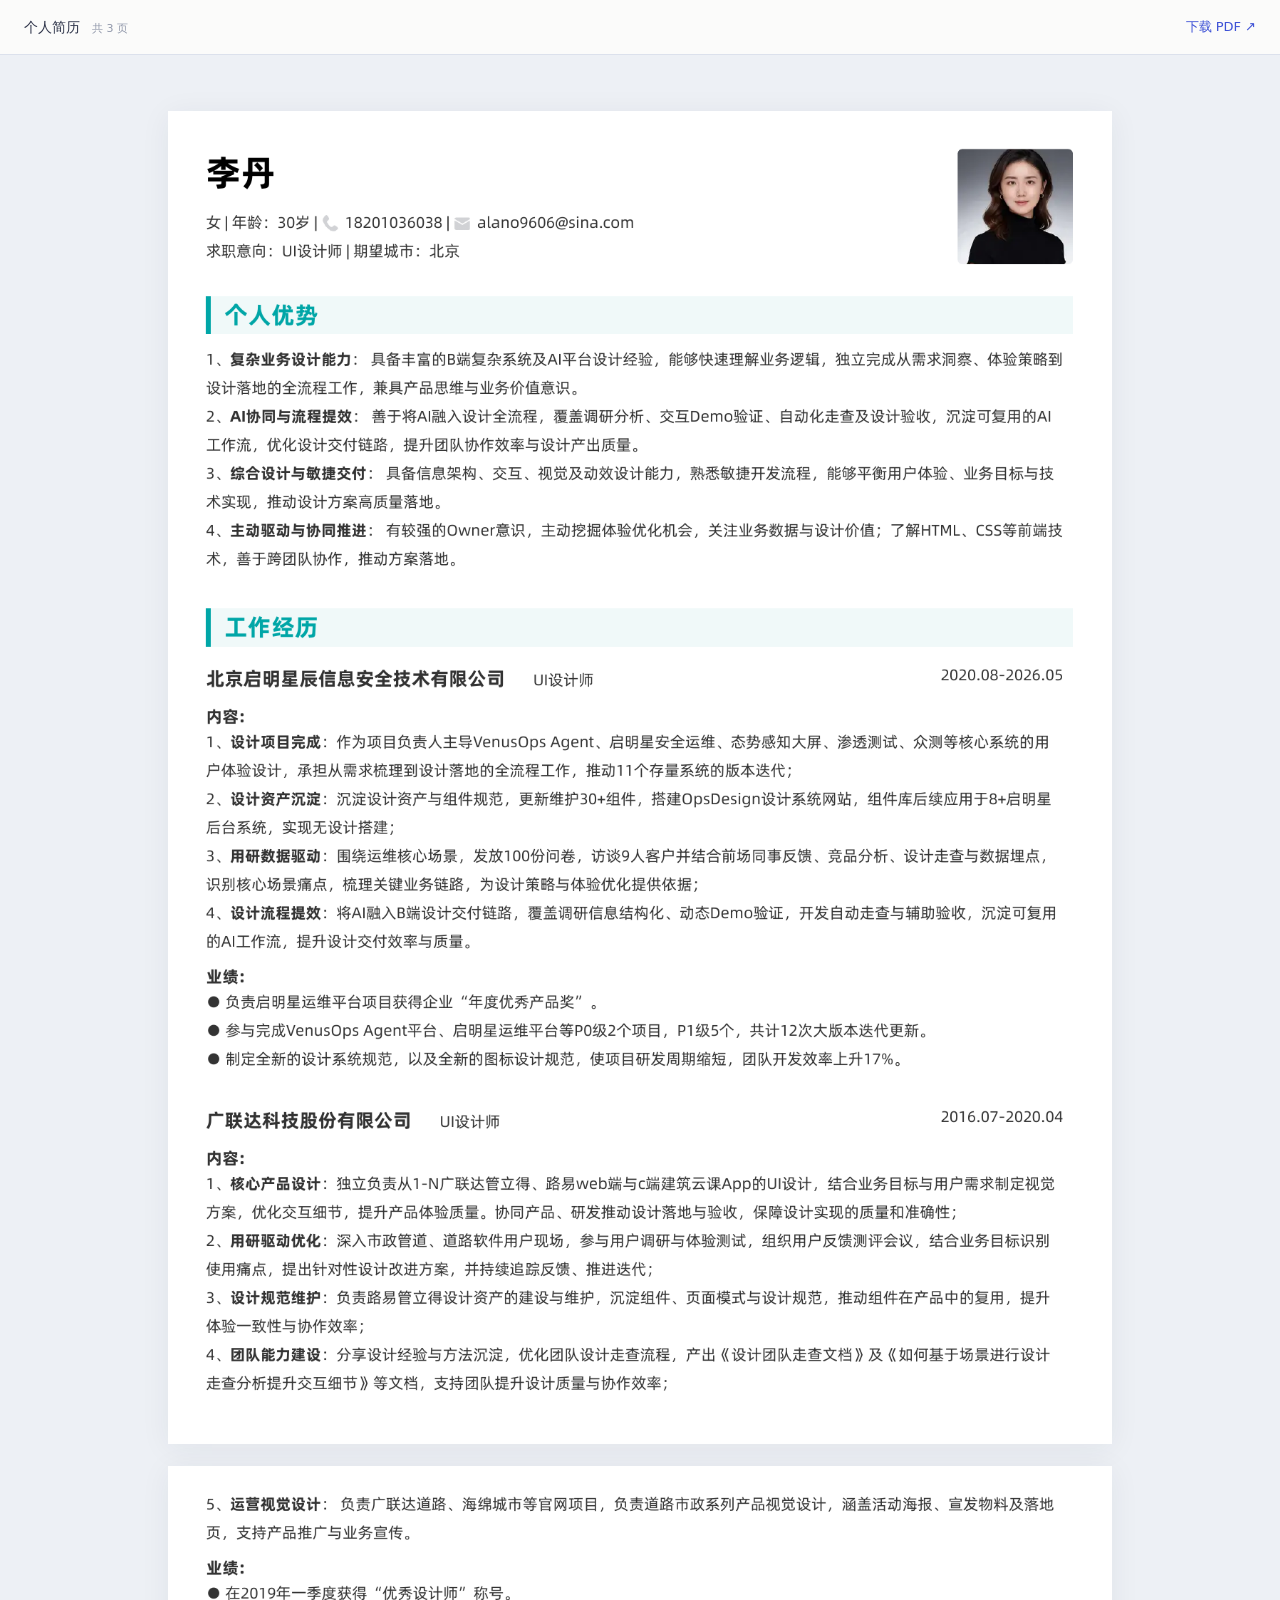
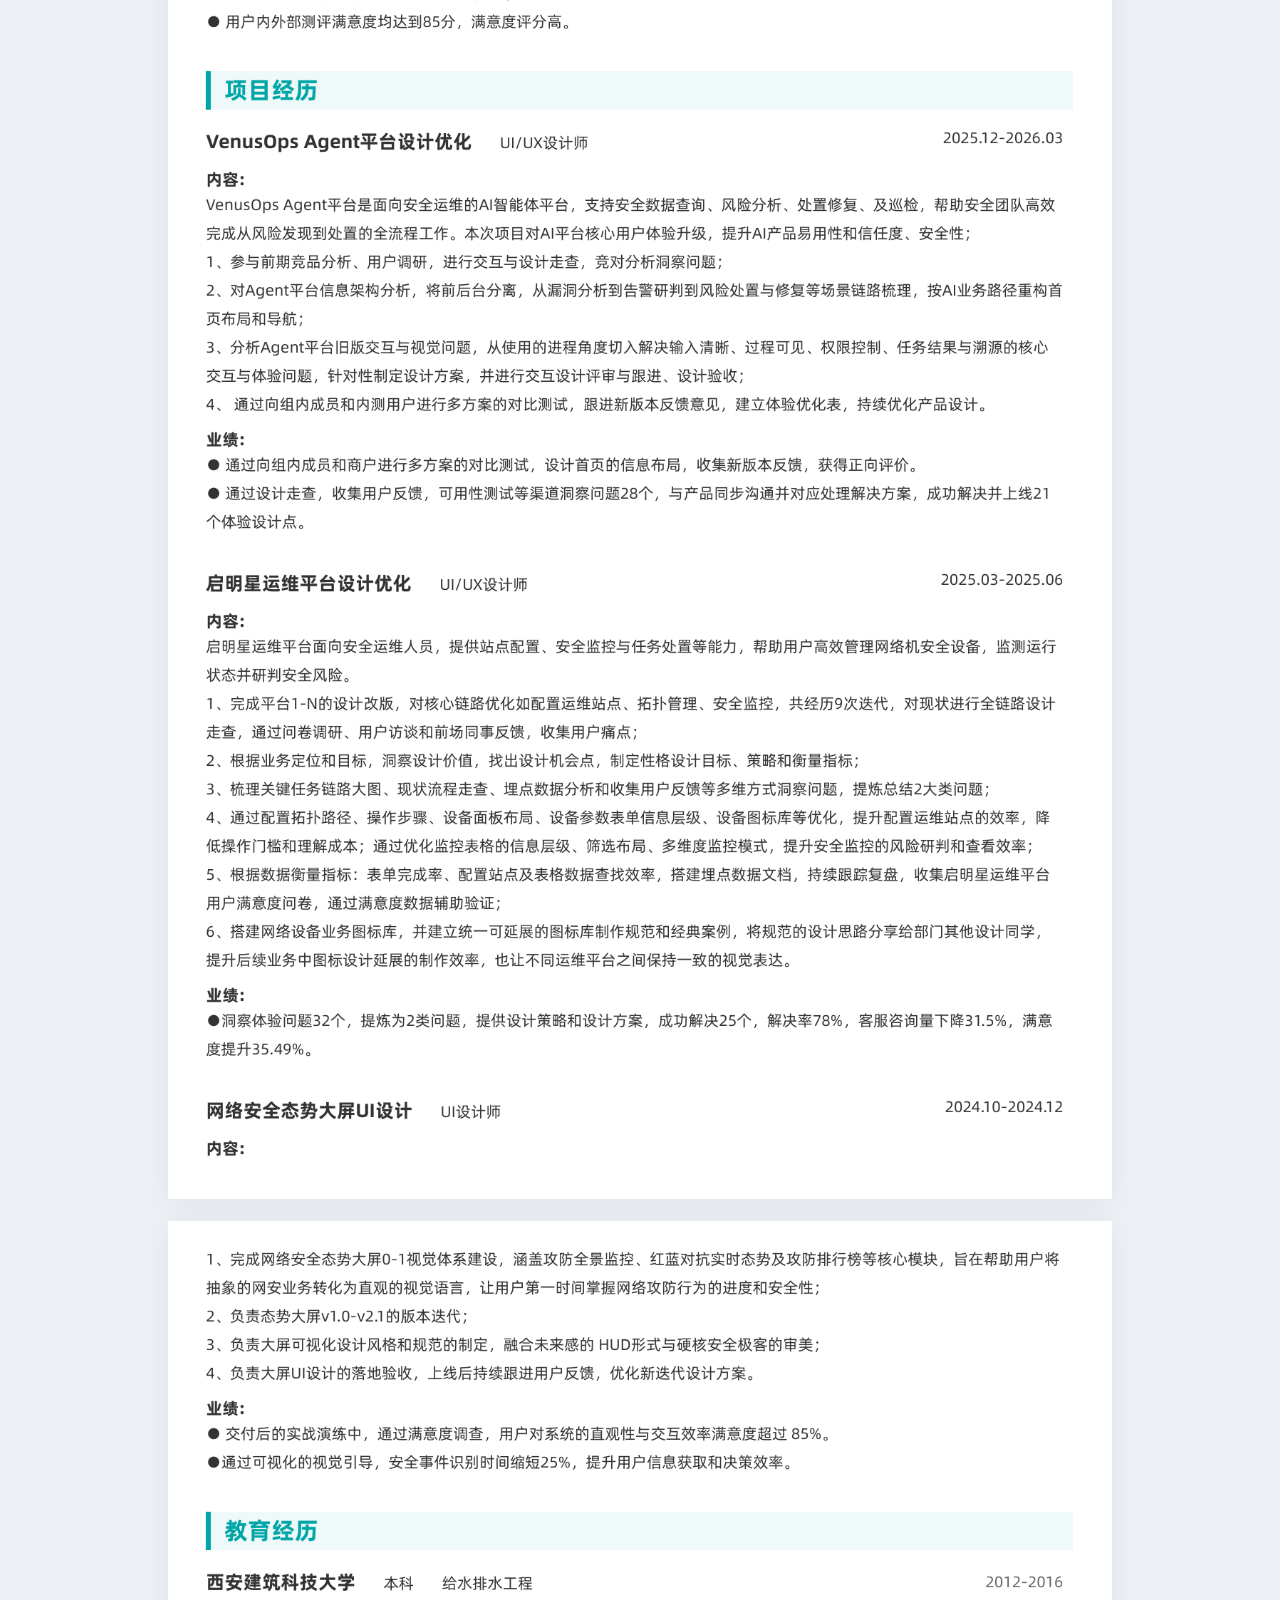
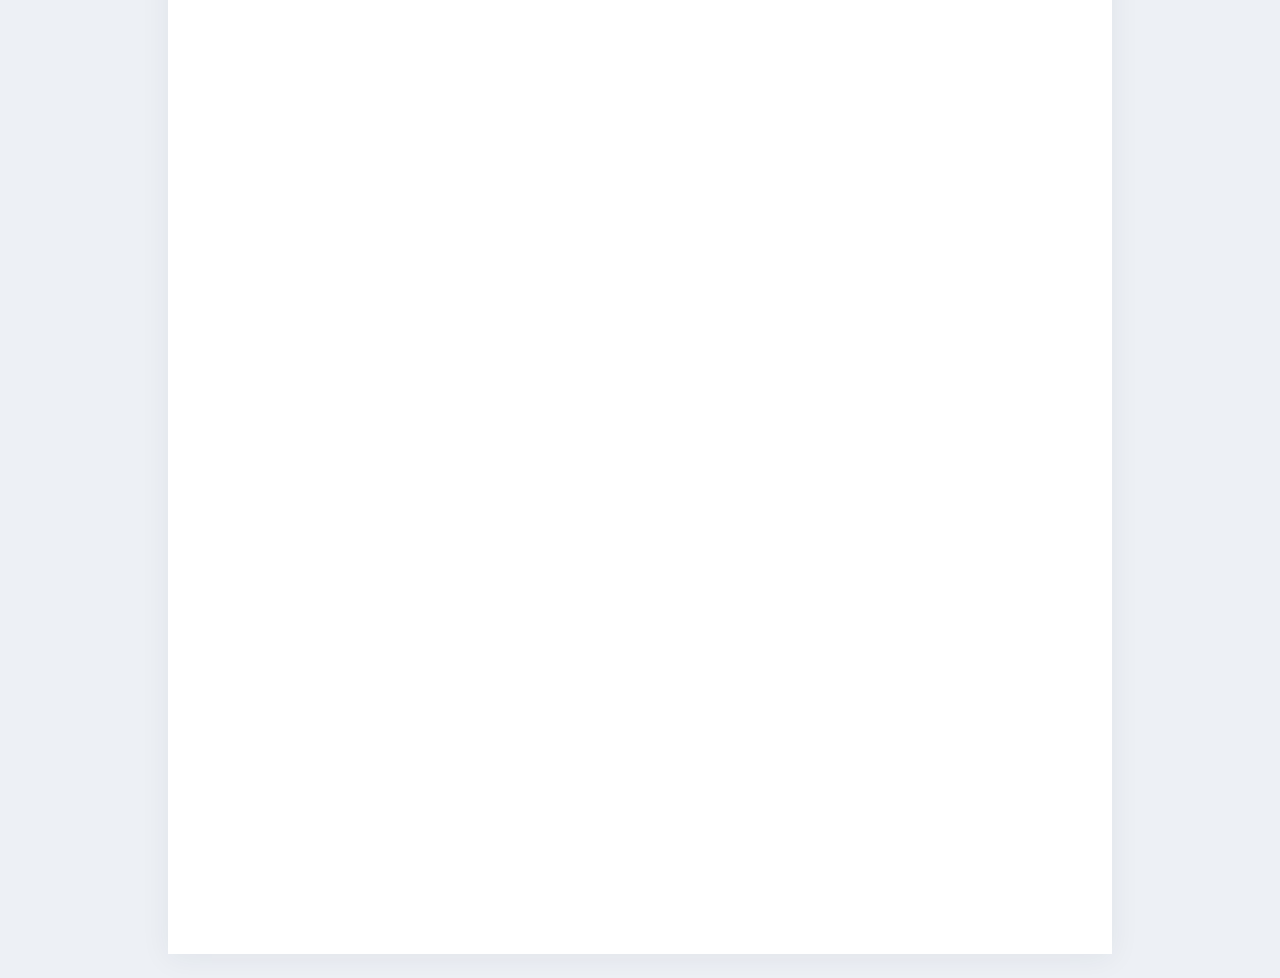
<file: resume-preview.html>
<!doctype html>
<html lang="zh-CN">
<head>
  <style>html:not([data-offline-tools]) .portfolio-offline-button{display:none!important}</style>
  <meta charset="utf-8" />
  <meta name="viewport" content="width=device-width,initial-scale=1" />
  <title>个人简历 · 李丹作品集</title>
  <link rel="stylesheet" href="./offline.css?v=2" />
  <style>
    *{box-sizing:border-box}body{margin:0;background:#edf0f5;color:#30364b;font:14px/1.6 system-ui,sans-serif}
    .resume-toolbar{position:sticky;top:0;z-index:20;display:flex;align-items:center;justify-content:space-between;gap:18px;padding:16px 24px;background:#fbfbfaf5;border-bottom:1px solid #dce1ec;backdrop-filter:blur(12px)}
    .resume-toolbar strong{font-size:14px;font-weight:500}.resume-toolbar small{font-size:11px;color:#9198aa;margin-left:12px}
    .detail-back{font-size:13px;text-decoration:none;color:#3e52d6;white-space:nowrap}
    .resume-pages{width:min(980px,100%);margin:24px auto;padding:0 18px}.resume-pages img{display:block;width:100%;height:auto;margin:0 0 22px;background:white;box-shadow:0 4px 28px #252d4710}
    .download-status{font-size:12px;color:#67718c;text-align:center;min-height:20px}
    @media(max-width:580px){.resume-toolbar{padding:12px 14px}.resume-toolbar small{display:none}.resume-pages{padding:0 8px;margin-top:12px}}
  </style>
  <script defer src="./portfolio-analytics.js?v=2"></script>
  <script defer src="./offline.js?v=2"></script>
</head>
<body>
  <header class="resume-toolbar detail-header"><strong>个人简历<small>共 3 页</small></strong><a class="detail-back" id="resume-download" href="./resume-li-dan.pdf" download="李丹-个人简历.pdf">下载 PDF ↗</a></header>
  <p class="download-status" role="status" aria-live="polite"></p>
  <main class="resume-pages" aria-label="个人简历预览">
    <img src="./assets/resume-pages/page-1.png" width="1325" height="1871" alt="李丹个人简历第 1 页：个人优势与工作经历" />
    <img src="./assets/resume-pages/page-2.png" width="1325" height="1871" loading="lazy" alt="李丹个人简历第 2 页：项目经历与设计成果" />
    <img src="./assets/resume-pages/page-3.png" width="1325" height="1871" loading="lazy" alt="李丹个人简历第 3 页：项目成果与教育经历" />
  </main>
  <script>
    const download = document.querySelector('#resume-download');
    let downloading = false;
    download.addEventListener('click', async event => {
      event.preventDefault();
      if (downloading) return;
      downloading = true;
      const status = document.querySelector('.download-status');
      status.textContent = '正在准备 PDF…';
      try {
        const response = await fetch(download.href);
        if (!response.ok) throw Error('PDF unavailable');
        const url = URL.createObjectURL(await response.blob());
        const link = document.createElement('a');
        link.href = url; link.download = download.download; document.body.append(link); link.click(); link.remove();
        setTimeout(() => URL.revokeObjectURL(url), 60000);
        status.textContent = 'PDF 已准备好，请查看浏览器下载记录。';
      } catch { status.textContent = 'PDF 暂时无法下载，请重试。'; }
      downloading = false;
    });
  </script>
</body>
</html>
</file>
<file: styles.css>
@import url("./assets/fonts/fonts.css?v=1");
:root{--paper:#fbfbfa;--ink:#27242b;--muted:#858188;--accent:#3e52d6;--accent-alt:#8f6df7;--accent-soft:#edf1fa;--line:#e7e6e5;--mono:'SFMono-Regular',Consolas,monospace;--sans:'DM Sans','PingFang SC','Microsoft YaHei',sans-serif;--display:'Space Grotesk','PingFang SC','Microsoft YaHei',sans-serif}
*{box-sizing:border-box}html{scroll-behavior:smooth;scroll-padding-top:76px}body{margin:0;color:var(--ink);background:var(--paper);font-family:var(--sans);-webkit-font-smoothing:antialiased}a{color:inherit;text-decoration:none}button{font:inherit;cursor:pointer}button,a{-webkit-tap-highlight-color:transparent}button:focus-visible,a:focus-visible{outline:2px solid var(--accent);outline-offset:6px}::selection{background:#dce1fb;color:#283a9e}img{display:block;max-width:100%}.skip-link{position:fixed;top:-60px;left:15px;z-index:100;padding:12px;background:var(--ink);color:white}.skip-link:focus{top:10px}
.header{position:sticky;top:0;z-index:50;display:flex;align-items:center;justify-content:space-between;gap:24px;height:72px;padding:0 max(5.5vw,24px);border-bottom:1px solid var(--line);background:rgba(251,251,250,.93);backdrop-filter:blur(18px)}.brand{font:700 20px var(--display);letter-spacing:-.06em;display:inline-flex;align-items:center;gap:8px}.brand-star{color:var(--accent);font-size:26px;font-weight:400;line-height:1}.header nav{display:flex;gap:34px;margin-left:24px}.header nav a{font-size:12px;color:#69656b;position:relative;padding:26px 0}.header nav a:hover,.header nav a.active{color:var(--accent)}.header nav a::after{content:'';position:absolute;height:3px;width:3px;border-radius:50%;background:var(--accent);bottom:14px;left:50%;opacity:0;transition:.2s}.header nav a.active::after{opacity:1}.resume-link{font-size:12px;display:flex;gap:14px}.resume-link:hover{color:var(--accent)}
.hero{position:relative;overflow:hidden;border-bottom:1px solid var(--line)}.hero-grid{position:absolute;inset:0;background-image:linear-gradient(var(--line) 1px,transparent 1px),linear-gradient(90deg,var(--line) 1px,transparent 1px);background-size:88px 88px;opacity:.7;mask-image:linear-gradient(90deg,#000 0,rgba(0,0,0,.15) 26%,transparent 37%,transparent 63%,rgba(0,0,0,.15) 74%,#000)}.hero-grid::after{content:'';position:absolute;inset:0;background:radial-gradient(circle at 0 0,#c9cddd 2px,transparent 3px);background-size:88px 88px}.hero-content{position:relative;text-align:center;padding:49px 24px 48px;margin:auto}.role-pill{display:inline-flex;align-items:center;gap:9px;font:500 9px var(--mono);letter-spacing:.06em;padding:9px 12px;border:1px solid #e0dedd;background:var(--paper);border-radius:30px}.status-dot{width:6px;height:6px;background:#70926d;border-radius:50%;box-shadow:0 0 0 3px #70926d12}.pill-divider{color:#c8c1c4;margin:0 4px}.hero h1{margin:26px 0 0;font-family:var(--display);letter-spacing:-.06em;font-weight:500}.hero h1>span{display:block;font-size:25px;letter-spacing:-.035em;margin-bottom:3px;font-weight:500}.hero h1 strong{font-size:clamp(72px,7.2vw,105px);line-height:1.04;color:var(--accent);font-weight:700;letter-spacing:-.07em}.name-period{color:var(--ink)}.badge-stage{position:relative;width:580px;max-width:100%;height:415px;margin:-1px auto -6px}#lanyard-root{position:absolute;inset:0;z-index:10;overflow:visible;pointer-events:none;background:transparent}.badge-fallback{position:absolute;inset:0;display:flex;justify-content:center;padding-top:82px;pointer-events:none}.badge-fallback::before{content:'';height:82px;width:20px;background:#29262c;position:absolute;top:0;left:calc(50% - 10px)}.fallback-card{padding:0;background:none;border:0;width:230px;height:324px;transform:rotate(-4deg);box-shadow:7px 14px 20px #34283320;border-radius:12px;pointer-events:auto;overflow:hidden}.fallback-card img{width:100%;height:100%}.has-webgl .badge-fallback{visibility:hidden}.badge-note{position:absolute;top:145px;z-index:3;pointer-events:none}.note-left{left:-35px;transform:rotate(-9deg);font:italic 20px/1.2 Georgia,serif;text-align:left;color:#83899f}.note-left b{font-weight:400;color:var(--accent)}.note-left svg{display:block;width:80px;height:50px;margin:5px 0 0 35px;fill:none;stroke:#a2a9cd;stroke-width:1.2;stroke-linecap:round}.note-right{right:2px;transform:rotate(8deg);font-size:12px;line-height:1.8;color:#969cb0;top:170px;text-align:left}.note-right svg{display:block;width:33px;height:33px;fill:none;stroke:var(--accent);stroke-width:1.3;margin-bottom:18px}.hero-description{font-size:14px;line-height:1.95;color:#797e8e;margin:16px auto 22px;max-width:640px;font-weight:400}.hero-description b{color:#454c61;font-weight:500}.hero-actions{display:flex;align-items:center;justify-content:center;gap:18px}.button-dark{display:flex;align-items:center;justify-content:space-between;gap:32px;padding:15px 20px;background:#27232a;border-radius:7px;color:#fff;font-size:12px;transition:.2s}.button-dark:hover{background:var(--accent);transform:translateY(-2px)}.email-copy{color:var(--accent);border:0;background:#3e52d607;font-size:12px;padding:13px 12px;display:flex;gap:10px;align-items:center;transition:.2s}.email-copy:hover{background:var(--accent-soft)}.email-copy svg{width:15px;height:15px;fill:none;stroke:currentColor;stroke-width:1.2}.hero-caption{position:relative;display:flex;justify-content:space-between;margin:0 auto;max-width:1260px;padding:0 35px 16px;color:#9298aa;font:8px var(--mono);letter-spacing:.1em}.hero-caption>span:last-child>span{color:var(--accent);font-size:16px;margin-left:10px}.ticker{height:45px;display:flex;align-items:center;overflow:hidden;border-bottom:1px solid var(--line);font:9px var(--mono);letter-spacing:.07em;color:#9a9fb0}.ticker-track{display:flex;width:max-content;animation:ticker 38s linear infinite}.ticker-track>span{white-space:nowrap;padding-right:30px}.ticker i{font-style:normal;color:var(--accent);margin:0 30px}@keyframes ticker{to{transform:translateX(-50%)}}
.section-shell{max-width:1180px;margin:0 auto;border-left:1px solid var(--line);border-right:1px solid var(--line)}.section-kicker{display:flex;align-items:center;justify-content:space-between;gap:20px;border-bottom:1px solid var(--line);padding:24px 34px;font:9px var(--mono);letter-spacing:.07em;color:#858b9e}.section-kicker>span:first-child{display:flex;align-items:center;gap:10px}.section-kicker>span:first-child>i{height:13px;width:2px;display:inline-block;background:var(--accent)}.section-kicker>span:last-child{font-size:8px;color:#9ba1b2}.section-intro{display:flex;align-items:flex-end;justify-content:space-between;gap:30px;padding:48px 34px 35px}.section-intro h2{font-size:clamp(29px,3.2vw,43px);letter-spacing:-.055em;font-weight:600;line-height:1.25;margin:0}.section-intro h2>span:not(.title-star){color:#828a9e}.section-intro p{font-size:11px;line-height:1.9;color:#9198aa;margin:0;min-width:168px}.project-row{display:grid;grid-template-columns:1.16fr 1fr;gap:42px;padding:35px 34px 44px;border-bottom:1px solid var(--line);transition:background .3s}.project-row:hover{background:#f5f6fb}.project-image{position:relative;display:flex;align-items:center;justify-content:center;overflow:hidden;border-radius:14px;min-height:350px;aspect-ratio:1.4;background:#e9ecef}.image-index{position:absolute;z-index:2;top:17px;left:18px;font:8px var(--mono);letter-spacing:.06em;color:#f5f4f3;background:#2c273d66;backdrop-filter:blur(8px);border:1px solid #ffffff25;border-radius:20px;padding:6px 10px}.project-image>img{width:100%;height:100%;object-fit:contain;position:absolute;inset:0;transition:transform .7s cubic-bezier(.2,.7,.3,1)}.project-row:hover .project-image>img{transform:scale(1.035)}.project-content{display:flex;flex-direction:column;justify-content:center;padding:6px 0;min-width:0}.project-category{font:8px var(--mono);letter-spacing:.035em;color:#9099ae;margin-bottom:15px}.project-content h3{font-size:14px;letter-spacing:-.02em;font-weight:600;margin:0 0 13px;color:#565f76}.project-lead{font-size:clamp(23px,2.2vw,31px);line-height:1.4;letter-spacing:-.045em;font-weight:600;margin:0 0 15px}.project-description{font-size:11px;line-height:1.9;color:#818b9e;max-width:360px;margin:0 0 20px}.project-metrics{display:flex;gap:32px;margin:0 0 18px}.project-metrics>span{font-size:9px;color:#8d97ad;display:flex;flex-direction:column;gap:4px}.project-metrics b{font-family:var(--display);font-size:30px;line-height:1.2;color:var(--accent);font-weight:600;letter-spacing:-.05em}.project-metrics small{font-size:17px;margin-left:2px}.project-link{display:flex;align-items:center;justify-content:space-between;gap:20px;font-size:11px;font-weight:600;padding-top:5px}.circle-arrow{display:grid;place-items:center;width:35px;height:35px;border-radius:50%;background:#2b272e;color:white;font-size:22px;transition:.25s}.project-row:hover .circle-arrow{background:var(--accent);transform:rotate(45deg)}.reverse .project-image{order:2}.reverse .project-content{order:1}.reverse{grid-template-columns:1fr 1.16fr}.workflow-tags{display:flex;gap:9px;align-items:center;margin:0 0 24px}.workflow-tags span{border:1px solid #dce1f0;border-radius:4px;padding:6px 8px;font-size:9px;color:#687ab0}.workflow-tags i{font-size:10px;color:#b8c0d7;font-style:normal}.other-projects{display:flex;align-items:center;gap:20px;padding:28px 34px;border-bottom:1px solid var(--line);transition:.2s}.other-projects:hover{background:#edf1fa}.other-label{font:8px var(--mono);color:#969fb6;letter-spacing:.03em}.other-projects b{font-size:13px;font-weight:500;white-space:nowrap}.other-description{font-size:11px;color:#8e99ad;margin-left:auto}.other-description i{font-style:normal;margin:0 10px}.other-arrow{font-size:23px;color:var(--accent);margin-left:8px}
.assets-section{padding-bottom:15px}.title-star{color:var(--accent-alt);display:inline-block;font-size:45px;vertical-align:middle;margin-left:20px;line-height:1}.asset-grid{display:grid;grid-template-columns:1fr 1fr;gap:38px 30px;padding:8px 34px 38px}.asset-card{min-width:0}.asset-preview{height:230px;position:relative;overflow:hidden;border-radius:12px;transition:transform .4s}.asset-card:hover .asset-preview{transform:translateY(-4px)}.asset-info{padding-top:18px}.asset-type{font:8px var(--mono);letter-spacing:.08em;color:#919ab0}.asset-info h3{display:flex;align-items:center;justify-content:space-between;font-size:17px;letter-spacing:-.03em;font-weight:500;margin:8px 0}.asset-info h3>span{font-size:24px;margin-left:10px;transition:.25s}.asset-card:hover h3>span{color:var(--accent-alt);transform:translate(2px,-2px)}.asset-info p{color:#919bb0;font-size:11px;line-height:1.7;margin:0}.demo-preview{background:radial-gradient(ellipse at 53% 60%,#243846,#111723 70%);color:#c5dce7;padding:20px 22px}.demo-preview::before{content:'';position:absolute;inset:0;opacity:.13;background-image:linear-gradient(#a1bacb44 1px,transparent 1px),linear-gradient(90deg,#a1bacb44 1px,transparent 1px);background-size:25px 25px}.preview-topline{position:relative;font:8px var(--mono);letter-spacing:.06em;display:flex;justify-content:space-between;border-bottom:1px solid #7ba9cb22;padding-bottom:12px}.preview-topline i{font-style:normal;font-size:6px;color:#72a8a6}.demo-grid{position:relative;display:grid;grid-template-columns:1fr 1.4fr .9fr;align-items:center;height:141px;gap:16px}.mini-bars{display:flex;flex-direction:column;gap:12px;padding:10px;border:1px solid #9cc6e22a;background:#9cc6e205}.mini-bars>b{font-size:9px;font-weight:400}.mini-bars>span{font-size:20px;color:#738ba6;white-space:nowrap}.mini-bars hr{width:100%;border:0;border-top:1px solid #9cc6e222;margin:0}.mini-bars small,.mini-stats small,.mini-stats>span{font:5px var(--mono);color:#85a3b9}.mini-globe{border-radius:50%;border:1px solid #94bbd966;width:105px;height:105px;justify-self:center;position:relative;display:grid;place-items:center;background:repeating-linear-gradient(0deg,transparent 0 18px,#94bbd91a 19px 20px);box-shadow:0 0 45px #71b3e52a,inset 0 0 25px #5c94bc25;transform:rotate(-14deg)}.mini-globe>i{position:absolute;border-radius:50%;width:46%;height:100%;border:1px solid #94bbd966}.mini-globe>i:nth-child(2){width:80%;height:100%}.mini-globe>i:nth-child(3){width:100%;height:35%}.mini-globe>span{font-size:56px;color:#9dc6d844}.mini-stats{display:flex;flex-direction:column;gap:8px;border-left:1px solid #94bbd933;padding-left:13px}.mini-stats b{font-size:36px;color:#a194e0;font-weight:400}.preview-bottomline{display:flex;justify-content:space-between;position:relative;font:7px var(--mono);border-top:1px solid #94bbd922;padding-top:10px;color:#96adb9}.guide-preview{background:#eae6e0}.guide-preview>img{width:100%;height:100%;object-fit:cover;transition:transform .6s}.asset-card:hover .guide-preview>img{transform:scale(1.04)}.preview-chip{position:absolute;bottom:14px;left:16px;font:7px var(--mono);letter-spacing:.05em;border:1px solid #00000010;background:#ffffffd9;border-radius:20px;padding:6px 9px;z-index:2;color:#766f77}.figma-preview{background:#eceef8;display:grid;grid-template-columns:95px 1fr;border:1px solid #e1e5f1}.figma-sidebar{background:#fbfafa;padding:24px 12px;display:flex;flex-direction:column;gap:17px;color:#9c959f;font-size:7px;border-right:1px solid #d7ddec}.figma-sidebar b{color:var(--accent);font-weight:500;background:#edf1fa;margin:0 -6px;padding:7px 6px}.component-board{margin:23px 22px 44px;background:#fff;box-shadow:0 8px 30px #3e52d610;padding:16px;border-radius:3px}.board-label{font:6px var(--mono);color:#a298a2}.swatches{display:flex;gap:7px;margin:15px 0}.swatches i{width:24px;height:24px;border-radius:50%;background:#3e52d6}.swatches i:nth-child(2){background:#b2baef}.swatches i:nth-child(3){background:#292631}.swatches i:nth-child(4){background:#8a8392}.swatches i:nth-child(5){background:#efecf0}.sample-buttons{display:flex;gap:6px}.sample-buttons span{font-size:6px;padding:6px 9px;border:1px solid #ded9e2;border-radius:3px}.sample-buttons span:first-child{background:var(--accent);color:#fff;border-color:var(--accent)}.sample-buttons span:last-child{background:#f4f2f5;color:#bbb1bf}.sample-input{border:1px solid #e5dfe7;padding:8px;font-size:6px;color:#9a8a9c;display:flex;justify-content:space-between;margin-top:10px;border-radius:3px}.sample-lines{display:flex;gap:7px;margin-top:12px}.sample-lines i{width:32%;height:3px;background:#ece7ef}.docs-preview{background:#e9e8e4;display:flex;align-items:center;justify-content:center;padding:22px 25px}.docs-window{background:#242129;width:100%;height:100%;border-radius:7px;overflow:hidden;box-shadow:0 15px 25px #29233322;transform:rotate(-2deg)}.window-bar{display:flex;align-items:center;gap:4px;height:29px;padding:0 12px;border-bottom:1px solid #ffffff0d}.window-bar>i{width:5px;height:5px;border-radius:50%;background:#777dd0}.window-bar>i:nth-child(2){background:#b29d7f}.window-bar>i:nth-child(3){background:#7d9786}.window-bar>span{font:6px var(--mono);color:#9d919e;margin:auto}.docs-code{display:grid;grid-template-columns:15px 1fr;align-items:center;gap:9px 10px;padding:15px;font-size:8px}.docs-code small{font:6px var(--mono);color:#716574}.docs-code>b{color:#eee4ec;font:10px var(--mono)}.docs-code>span{color:#aea1af;font-size:7px}.docs-code>em{font:8px var(--mono);font-style:normal;color:#a99beb}
.experience .section-intro{padding-bottom:42px}.experience-list{padding:0 34px}.experience-row{display:grid;grid-template-columns:42px 1fr 75px 140px;align-items:center;gap:14px 18px;padding:26px 0;border-top:1px solid var(--line)}.company-icon{width:38px;height:38px;background:#eeebe8;border:1px solid #e1dcd9;display:grid;place-items:center;font:bold 21px var(--display);color:#687bc0;border-radius:9px}.wanpeng{color:#5c8d8a;background:#ebf0ec;border-color:#dce5df}.glodon{color:#65799c;background:#edf0f5;border-color:#e0e5ef}.company h3{font-size:13px;font-weight:500;margin:0 0 7px}.company p{font-size:10px;color:#9c929c;margin:0}.job-title{font-size:11px;color:#8c7e8d}.experience-row time{font:9px var(--mono);color:#a298a3;text-align:right}.experience-description{grid-column:2/-1;margin:0;font-size:11px;line-height:1.8;color:#9e939d}.experience-resume{display:flex;justify-content:space-between;align-items:center;margin:10px 34px 0;padding:22px 0 32px;border-top:1px solid var(--line);font-size:11px;color:#978793}.experience-resume>span{color:var(--accent)}.experience-resume:hover>span{text-decoration:underline}
.contact{border-top:1px solid var(--line);background:radial-gradient(ellipse at 65% 90%,#e7eafb55,transparent 80%)}.section-kicker>span.available{display:flex;align-items:center;gap:6px;color:#7e897d}.available>i{height:5px;width:5px;background:#729b76;border-radius:50%}.contact-main{display:grid;grid-template-columns:1.3fr .75fr;gap:90px;padding:60px 34px 75px}.contact-overline{font:8px var(--mono);letter-spacing:.05em;color:#929fc0}.contact h2{font-size:clamp(38px,4.5vw,64px);font-weight:500;line-height:1.25;letter-spacing:-.055em;margin:22px 0 18px;position:relative}.contact h2>span{color:var(--accent)}.contact h2>svg{width:50px;height:50px;fill:none;stroke:var(--accent);stroke-width:2;position:absolute;right:20px;bottom:10px}.contact-main>div>p{font-size:12px;color:#8b9ab9}.contact-actions{padding-top:22px}.contact-actions>a,.wechat-button{display:flex;align-items:center;justify-content:space-between;width:100%;padding:18px 0;border:0;border-bottom:1px solid #dbe1ef;background:none;font-size:12px;color:#596987;text-align:left}.contact-actions>a>span,.wechat-button>span{font-size:20px;color:#8295bf;line-height:1}.contact-actions>a:hover,.wechat-button:hover{color:var(--accent)}.wechat-wrap{position:relative}.wechat-panel{position:absolute;right:0;bottom:calc(100% + 10px);padding:17px;width:204px;background:white;border:1px solid #dce3f2;border-radius:12px;box-shadow:0 12px 50px #2d3e7b1f;z-index:10;display:flex;align-items:center;flex-direction:column;opacity:0;visibility:hidden;transform:translateY(8px);transition:.2s;pointer-events:none}.wechat-panel::after{content:'';position:absolute;bottom:-20px;left:0;width:100%;height:25px}.wechat-panel img{width:168px;padding:5px;background:#fff}.wechat-panel b{font-size:12px;margin:12px 0 5px;font-weight:500}.wechat-panel>span{font-size:10px;color:#8a99b8}.wechat-wrap:hover .wechat-panel,.wechat-wrap:focus-within .wechat-panel,.wechat-wrap.is-open .wechat-panel{opacity:1;visibility:visible;transform:none;pointer-events:auto}.footer-bottom{display:flex;justify-content:space-between;align-items:center;border-top:1px solid var(--line);padding:24px 34px}.footer-bottom>.brand{font-size:16px}.footer-bottom .brand-star{font-size:21px}.footer-bottom>span{font:7px var(--mono);letter-spacing:.05em;color:#9cabc6}.footer-bottom>a:last-child{font-size:10px;color:#889ab9}.toast{position:fixed;bottom:28px;left:50%;transform:translate(-50%,15px);background:#29232d;color:#fff;padding:13px 22px;font-size:12px;border-radius:8px;z-index:80;opacity:0;pointer-events:none;transition:.25s}.toast.visible{opacity:1;transform:translate(-50%,0)}
@media(min-width:1500px){.header{padding-left:calc((100vw - 1180px)/2);padding-right:calc((100vw - 1180px)/2)}}
@media(max-width:1050px){.section-shell{margin:0 24px}.project-row{gap:28px;padding-left:25px;padding-right:25px}.project-image{min-height:310px}.project-lead{font-size:26px}.project-metrics{gap:20px}.project-category{font-size:7px}.section-intro{padding-left:25px;padding-right:25px}.section-kicker{padding-left:25px;padding-right:25px}.contact-main{gap:50px;padding-left:25px;padding-right:25px}.contact h2>svg{right:0}.asset-grid{padding-left:25px;padding-right:25px}.asset-preview{height:200px}.mini-bars{padding:6px}.mini-bars>span{font-size:14px}.demo-grid{gap:8px;height:115px}.mini-globe{width:85px;height:85px}.figma-sidebar{padding:20px 9px}.figma-preview{grid-template-columns:75px 1fr}.component-board{margin:18px 14px 37px;padding:12px}.swatches{margin:12px 0}.swatches i{width:19px;height:19px}.sample-buttons span{padding:5px}.sample-lines{display:none}.docs-code{gap:7px 10px}.experience-row{grid-template-columns:38px 1fr 60px 125px;gap:14px}.other-label{display:none}.other-projects{padding-left:25px;padding-right:25px}}
@media(max-width:700px){html{scroll-padding-top:65px}.header{height:62px;padding:0 20px;gap:12px}.brand{font-size:18px}.brand-star{font-size:22px}.header nav{gap:16px;margin:0}.header nav a{font-size:10px;padding:23px 0}.header nav a::after{bottom:12px}.resume-link{font-size:0;gap:0}.resume-link>span{font-size:20px}.hero-content{padding:35px 20px 32px}.role-pill{font-size:7px;gap:7px;padding:8px 10px}.hero h1{margin-top:24px}.hero h1>span{font-size:22px;margin-bottom:6px}.hero h1 strong{font-size:80px}.badge-stage{height:355px;width:420px;margin:0 auto -5px}.note-left{left:0;top:140px;font-size:14px}.note-left svg{width:50px;margin-left:10px}.note-right{right:0;top:150px;font-size:9px}.note-right svg{width:23px;height:23px;margin-bottom:12px}.hero-grid{background-size:66px 66px;mask-image:linear-gradient(90deg,#000,transparent 28%,transparent 72%,#000)}.hero-grid::after{background-size:66px 66px}.hero-description{font-size:12px;line-height:1.95;max-width:410px;margin-top:15px;margin-bottom:20px}.desktop-break{display:none}.hero-actions{gap:12px}.button-dark{font-size:11px;padding:13px 15px;gap:16px}.email-copy{font-size:10px;padding:13px 8px;gap:5px}.email-copy svg{width:12px;height:12px}.hero-caption{padding:0 20px 12px;font-size:6px}.hero-caption>span:last-child>span{font-size:13px;margin-left:4px}.ticker{height:36px;font-size:8px}.ticker i{margin:0 18px}.section-shell{margin:0 18px}.section-kicker{padding:20px;font-size:8px;gap:10px}.section-kicker>span:last-child{font-size:6px}.section-intro{padding:32px 20px 23px;display:block}.section-intro h2{font-size:29px}.section-intro p{margin-top:14px;font-size:11px;line-height:1.8}.section-intro p br{display:none}.project-row,.reverse{display:flex;flex-direction:column;gap:24px;padding:16px 20px 29px}.reverse .project-image,.reverse .project-content{order:initial}.project-image{min-height:0;aspect-ratio:1.35}.project-content{padding:0}.project-category{font-size:7px;margin-bottom:12px}.project-content h3{font-size:13px;margin-bottom:10px}.project-lead{font-size:25px;line-height:1.38;margin-bottom:12px}.project-lead br{display:none}.project-description{font-size:11px;max-width:100%;margin-bottom:16px}.project-metrics{gap:30px;margin-bottom:10px}.project-metrics b{font-size:29px}.project-link{font-size:11px}.circle-arrow{width:32px;height:32px;font-size:20px}.image-index{top:12px;left:12px;font-size:6px;padding:5px 8px}.workflow-tags{margin-bottom:12px;gap:7px}.workflow-tags span{font-size:8px}.other-projects{position:relative;flex-wrap:wrap;padding:23px 20px;gap:12px}.other-projects b{font-size:13px}.other-description{width:100%;font-size:9px;line-height:1.9;margin:0;padding-right:12px}.other-description i{margin:0 4px}.other-arrow{position:absolute;right:20px;top:22px}.title-star{font-size:30px;margin-left:12px}.asset-grid{grid-template-columns:1fr;gap:29px;padding:6px 20px 26px}.asset-preview{height:auto;aspect-ratio:1.9}.asset-info{padding-top:14px}.asset-type{font-size:7px}.asset-info h3{font-size:16px}.asset-info p{font-size:11px}.demo-preview{padding:17px 18px}.demo-grid{height:110px}.mini-globe{height:85px;width:85px}.preview-topline{font-size:6px}.preview-bottomline{font-size:6px}.figma-preview{grid-template-columns:85px 1fr}.figma-sidebar{gap:13px;padding:18px 12px}.component-board{margin:16px 17px 34px;padding:12px}.swatches{margin:10px 0}.swatches i{height:20px;width:20px}.sample-input{margin-top:8px;padding:6px}.docs-preview{padding:20px}.docs-code{gap:7px 9px;padding:12px}.window-bar{height:25px}.experience .section-intro{padding-bottom:28px}.experience-list{padding:0 20px}.experience-row{grid-template-columns:32px 1fr;gap:10px 12px;padding:22px 0}.company-icon{grid-row:1/3;width:31px;height:31px;font-size:18px;align-self:start}.company h3{font-size:11px;line-height:1.6;margin-bottom:4px}.company p{font-size:9px}.job-title{grid-column:2;font-size:10px}.experience-row time{grid-column:2;text-align:left;font-size:8px;margin-top:-3px}.experience-description{grid-column:2;font-size:10px;margin-top:3px}.experience-resume{margin:4px 20px 0;font-size:10px;padding:18px 0 25px}.contact-main{grid-template-columns:1fr;gap:18px;padding:32px 20px 40px}.contact-overline{font-size:6px}.contact h2{font-size:43px;margin-top:17px;margin-bottom:14px}.contact h2>svg{width:42px;height:42px;right:12px;bottom:6px}.contact-main>div>p{font-size:11px}.contact-actions{padding-top:0}.contact-actions>a,.wechat-button{font-size:11px;padding:15px 0}.footer-bottom{padding:20px;flex-wrap:wrap;gap:18px}.footer-bottom>span{order:3;width:100%;font-size:6px}.footer-bottom>.brand{font-size:15px}.footer-bottom>a:last-child{margin-left:auto;font-size:10px}}
@media(max-width:380px){.header nav{gap:11px}.header nav a{font-size:9px}.hero h1 strong{font-size:72px}.badge-stage{height:320px}.note-left{font-size:12px;top:140px}.note-right{font-size:8px;right:-4px}.note-right svg{width:18px}.hero-actions{gap:6px}.email-copy{font-size:9px}.section-shell{margin:0 12px}.section-kicker>span:last-child{display:none}.section-intro h2{font-size:26px}.asset-grid,.project-row{padding-left:16px;padding-right:16px}.contact h2{font-size:38px}}
@media(prefers-reduced-motion:reduce){html{scroll-behavior:auto}*,*::before,*::after{animation:none!important;transition:none!important}}

.agent-image{background:#f0eff8}.security-image{background:#e8edf4}.workflow-image{background:#e8edf1}

/* Keep supporting copy legible on the pale paper background. */
.project-description{font-size:12px;color:#727c91}.section-intro p{font-size:12px;color:#7e8ba1}.asset-info p{font-size:12px;color:#79869c}.experience-description{color:#7a899f}.hero-description{color:#6d7890}

.demo-preview{padding:0}.demo-preview::before{display:none}.demo-preview>img{width:100%;height:100%;object-fit:cover;transition:transform .6s}.asset-card:hover .demo-preview>img{transform:scale(1.035)}

@media(max-width:700px){.badge-fallback{padding-top:60px}.badge-fallback::before{height:60px}.fallback-card{width:202px;height:284px}}
@media(max-width:380px){.badge-fallback{padding-top:52px}.badge-fallback::before{height:52px}.fallback-card{width:184px;height:259px}}
</file>
<file: hero-background.css>
@import url("./assets/fonts/fonts.css?v=1");

/* The reference uses a hollow, tiled blueprint, rather than a continuous grid. */
.hero{isolation:isolate;background:#fdfdfc;--hero-heat:#8f6df7;--hero-tile:#fdfdfc;--hero-rule:#ececec}
.hero-content{z-index:6}
.hero h1 strong{font-family:'Bricolage Grotesque',var(--display);font-weight:800;letter-spacing:-.045em;color:var(--accent)}
.hero-blueprint{position:absolute;z-index:0;top:0;left:50%;width:1314px;transform:translateX(-50%);pointer-events:none;contain:layout paint;overflow:hidden}
.hero-tile{position:absolute;background:var(--hero-rule);overflow:hidden}
.hero-tile::before,.hero-tile::after{content:'';position:absolute;inset:1px;border-radius:6px}
.hero-tile::before{background:var(--hero-tile)}
.hero-tile::after{background:linear-gradient(135deg,#3e52d60a,#8f6df71c);opacity:0;transition:opacity .55s ease}
.hero-tile.is-active::after{opacity:.65;transition-duration:.12s}
.hero-tile.is-nearby::after{opacity:.18}
.hero-cell-anchor{position:absolute;z-index:2;left:calc(50% - 2px);top:calc(50% - 2px);width:4px;height:4px;border-radius:50%;background:#e1e1e1;will-change:transform}
.hero-cell-diagram{position:absolute;left:calc(50% - 36px);top:calc(50% - 36px);width:72px;height:72px;z-index:2;opacity:0;overflow:visible}
.hero-cell-diagram .matrix-dot{fill:#dedede}
.hero-cell-diagram .matrix-square{fill:#e9e9e9;transform-box:fill-box;transform-origin:center;transform:scale(0)}
.hero-cell-diagram .matrix-link{stroke:#e4e4e4;stroke-width:1;fill:none;stroke-dasharray:28;stroke-dashoffset:28}
.hero-tile.is-playing .hero-cell-anchor{animation:blueprint-anchor 4.6s cubic-bezier(.25,1,.5,1) both}
.hero-tile.is-playing .hero-cell-diagram{animation:blueprint-diagram 4.6s ease both}
.hero-tile.is-playing .matrix-square{animation:blueprint-square 4.6s cubic-bezier(.25,1,.5,1) both;animation-delay:calc(var(--order,0)*.085s)}
.hero-tile.is-playing .matrix-link{animation:blueprint-link 4.6s ease both}
.hero-tile.is-grow .hero-cell-anchor{animation-name:blueprint-grow}
.hero-tile.is-grow .hero-cell-diagram,.hero-tile.is-corner .hero-cell-diagram{display:none}
.hero-tile.is-corner .hero-cell-anchor{animation-name:blueprint-corner}
@keyframes blueprint-anchor{0%,100%{transform:translate(0,0);width:4px;height:4px;border-radius:50%;background:#e1e1e1}14%,76%{transform:translate(-21px,-21px);width:10px;height:10px;border-radius:1px;background:#3e52d652}88%{transform:translate(-21px,-21px);width:4px;height:4px;background:#8f6df720}}
@keyframes blueprint-diagram{0%,10%,94%,100%{opacity:0}25%,75%{opacity:1}}
@keyframes blueprint-square{0%,20%,85%,100%{transform:scale(0)}33%,72%{transform:scale(1)}}
@keyframes blueprint-link{0%,33%,94%,100%{stroke-dashoffset:28;opacity:0}47%,73%{stroke-dashoffset:0;opacity:1}}
@keyframes blueprint-grow{0%,100%{transform:translate(0,0);border-radius:50%;background:#e1e1e1}18%,72%{transform:scale(4);border-radius:.6px;background:#3e52d652}}
@keyframes blueprint-corner{0%,100%{transform:translate(0,0);background:#e1e1e1;border-radius:50%}18%,72%{transform:translate(-18px,-18px) scale(2.5);background:#3e52d652;border-radius:.5px}}
.hero-chrome{position:absolute;inset:0;z-index:5;pointer-events:none;user-select:none}
.hero-cross{position:absolute;top:64.1px;width:47px;height:47px;overflow:visible}
.hero-cross circle{fill:none;stroke:#ededed;stroke-width:1}
.hero-cross path{fill:var(--hero-heat)}
.cross-left{left:calc(50% - 417.7px)}
.cross-right{right:calc(50% - 417.7px)}
.hero-corner-tag{position:absolute;width:88px;font:12px/16px var(--mono);text-align:center;white-space:nowrap;color:#d5d5d5;letter-spacing:-.04em}
.tag-status,.tag-place{top:123.4px}
.tag-figma,.tag-live{top:386.2px}
.tag-status,.tag-figma{left:calc(50% - 657px)}
.tag-place,.tag-live{right:calc(50% - 657px)}
.hero-doodles{position:absolute;inset:18px 8px 22px;z-index:3;pointer-events:none;color:#b8bdcc}
.hero-doodle{position:absolute;display:block;fill:none;stroke:currentColor;stroke-width:1.55;stroke-linecap:round;stroke-linejoin:round;overflow:visible}
.doodle-coffee{top:11%;left:4%;width:34px;height:34px;opacity:.62;transform:rotate(-13deg)}
.doodle-chai{top:55%;left:-.5%;width:39px;height:39px;opacity:.76;transform:rotate(8deg)}
.doodle-panda{top:23%;right:3.5%;width:37px;height:37px;opacity:.68;transform:rotate(11deg)}
.doodle-car{top:58%;right:-1.5%;width:44px;height:44px;opacity:.78;transform:rotate(-9deg)}
.doodle-tv{right:7%;bottom:2%;width:32px;height:32px;opacity:.58;transform:rotate(9deg)}
.doodle-gemini{bottom:13%;left:5%;width:29px;height:29px;opacity:.66;transform:rotate(-11deg)}
.hero-ascii{position:absolute;width:686px;height:180px;bottom:12px;left:50%;transform:translateX(-50%);z-index:1;pointer-events:none;mask-image:linear-gradient(180deg,transparent,#000 38%,#000 76%,transparent)}
.hero-actions{position:relative;z-index:4}
.hero .email-copy{color:var(--accent);background:#edf1fa}
.hero .hero-caption{z-index:4}
@media(min-width:1200px) and (max-width:1320px){.hero-corner-tag{width:68px;font-size:10px}.tag-status,.tag-figma{left:2px}.tag-place,.tag-live{right:2px}}
@media(max-width:1199px){.hero-corner-tag{display:none}}
@media(max-width:1160px){.hero-ascii{display:none}}
@media(max-width:995px){.hero-blueprint,.hero-chrome{display:none}.hero{background:#fdfdfc}}
@media(max-width:700px){.hero-doodles{inset:18px -3px 16px}.doodle-coffee{width:26px;height:26px;left:0;top:13%}.doodle-chai{width:27px;height:27px;left:-2%;top:53%}.doodle-panda{width:27px;height:27px;right:-1%;top:25%}.doodle-car{width:30px;height:30px;right:-3%;top:59%}.doodle-tv{width:24px;height:24px;right:0;bottom:3%}.doodle-gemini{width:22px;height:22px;left:1%;bottom:12%}}
@media(prefers-reduced-motion:reduce){.hero-tile.is-playing .hero-cell-anchor{animation:none}.hero-tile.is-playing .hero-cell-diagram{display:none}.hero-tile::after{transition:none}}
</file>
<file: lanyard-widget.css>
.lanyard{position:relative;width:100%;height:100%;overflow:visible;pointer-events:none;background:transparent}.lanyard-canvas{visibility:hidden;position:absolute;display:block;max-width:none;pointer-events:none;background:transparent}.badge-fallback[hidden]{display:none}.has-webgl .lanyard-canvas{visibility:visible}.lanyard:focus-visible{outline:2px solid var(--accent, #3e52d6);outline-offset:4px;border-radius:12px}
</file>
<file: section-refinement.css>
/* Section bands follow the reference: full-width rule, counter and label. */
.section-kicker{position:relative;left:50%;width:100vw;margin:0 0 0 -50vw;padding:0;display:block;border-bottom:1px solid var(--line);font-family:var(--mono);letter-spacing:normal}
.band-counter-inner{display:flex;align-items:center;gap:32px;max-width:1180px;margin:0 auto;padding:22px 34px}
.band-tick{flex:none;width:2px;height:16px;background:var(--accent)}
.band-code,.band-name{display:inline-block;font:400 12px/16px var(--mono);white-space:nowrap}
.band-code{color:#b1b6c1;letter-spacing:.02em}.band-code b{color:var(--accent);font-weight:400}
.band-name{color:#6c7485;letter-spacing:.06em;text-transform:uppercase}
/* Restore the logo-and-content timeline, keeping Li Dan's existing experience. */
.experience .section-intro{display:block;padding:58px 34px 36px}
.experience .section-intro h2{margin:0 0 16px;font-size:30px;line-height:1.1;font-weight:700;letter-spacing:-.025em}
.experience .section-intro h2>span{color:var(--ink)}
.experience .section-intro p{max-width:680px;margin:0;font-size:15px;line-height:1.6;color:#626a7b}
.experience .section-intro p br{display:none}
.experience-list{display:grid;max-width:1120px;padding:0 34px}
.experience-row{position:relative;display:grid;grid-template-columns:120px minmax(0,1fr);gap:32px;align-items:start;margin:0;padding:0 0 32px;border:0}
.experience-row+.experience-row{padding-top:32px}
.experience-row:last-child{padding-bottom:0}
.experience-row:not(:last-child)::after{content:'';position:absolute;z-index:0;top:44px;bottom:-32px;left:55.5px;width:0;border-left:1px dashed #d9deea}
.experience-logo-frame{position:relative;z-index:1;display:flex;width:112px;min-height:44px;align-items:flex-start;justify-content:flex-start;background:var(--paper)}
.experience-mark{display:block;padding-top:1px;color:var(--ink);font-family:var(--sans);font-size:22px;line-height:1.4;font-weight:700;letter-spacing:-.055em;white-space:nowrap}
.experience-content{min-width:0}
.experience-role{margin:0 0 4px;font-size:18px;font-weight:700;line-height:1.25;letter-spacing:-.015em}
.experience-company{margin:0 0 3px;color:var(--ink);font-size:15px;font-weight:500;line-height:1.4}
.experience-date,.experience-focus{display:block;margin:0;color:#6a7385;font-family:var(--sans);font-size:14px;font-weight:400;line-height:1.5}
.experience-responsibility{max-width:76ch;margin:16px 0 0;color:#60697b;font-size:15px;font-weight:400;line-height:1.65}
.experience-resume{margin:28px 34px 0;padding:22px 0 42px;font-size:14px;line-height:1.5;color:#667084}
@media(max-width:1050px){.band-counter-inner{padding-inline:49px}.experience .section-intro,.experience-list{padding-left:25px;padding-right:25px}.experience-resume{margin-inline:25px}}
@media(max-width:700px){.band-counter-inner{gap:20px;padding:20px 38px}.band-code,.band-name{font-size:12px;line-height:16px}.band-tick{height:16px}.experience .section-intro{padding:38px 20px 32px}.experience .section-intro h2{font-size:26px}.experience .section-intro p{font-size:15px;line-height:1.6}.experience-list{padding:0 20px}.experience-row{grid-template-columns:76px minmax(0,1fr);gap:18px;padding-bottom:28px}.experience-row+.experience-row{padding-top:28px}.experience-row:not(:last-child)::after{top:34px;bottom:-28px;left:35px}.experience-logo-frame{width:72px;min-height:34px}.experience-mark{font-size:17px;line-height:1.5}.experience-role{font-size:17px}.experience-company{font-size:14px}.experience-date,.experience-focus{font-size:14px}.experience-responsibility{margin-top:14px;font-size:15px;line-height:1.65}.experience-resume{margin:26px 20px 0;font-size:14px;padding:22px 0 32px}}
@media(max-width:380px){.band-counter-inner{gap:16px;padding-inline:28px}.band-name{font-size:11px}.experience-row{grid-template-columns:64px minmax(0,1fr);gap:14px}.experience-logo-frame{width:60px}.experience-mark{font-size:15px}.experience-row:not(:last-child)::after{left:29px}}
.experience-row .experience-date{font:400 14px/1.5 var(--sans);text-align:left;margin:0}
</file>
<file: readability.css>
/* Light hierarchy: body 15px/1.6, actions 14px, quiet decorative labels 9–11px. */
:root{--copy:#6b7381;--secondary:#89919f;--label:#a0a6b1;--decor-ink:38,38,38;--decor-label:rgba(var(--decor-ink),.32);--decor-faint:rgba(var(--decor-ink),.24)}
.header nav a{font-size:14px;line-height:1.4;font-weight:400;color:#6b707b}
.resume-link{font-size:14px;line-height:1.5;font-weight:400;color:#6b707b}
.role-pill{font-size:10px;line-height:1.5;font-weight:400;letter-spacing:.04em;color:#7f8793;padding:8px 12px}
.hero-description{font-size:15px;line-height:1.6;max-width:740px;color:var(--copy);margin:22px auto 26px}
.button-dark,.email-copy{font-size:14px;line-height:1.5;font-weight:400}
.email-copy svg{width:18px;height:18px}
.hero-actions{flex-wrap:wrap}
.hero-caption{font-size:10px;line-height:1.6;font-weight:400;letter-spacing:.05em;flex-wrap:wrap;gap:8px 24px;color:var(--decor-faint)}
.ticker{font-size:10px;line-height:1.5;font-weight:400;color:var(--decor-faint)}
.hero-corner-tag{font-size:10px;font-weight:400}.hero-caption>span:last-child>span{font-size:13px;opacity:.3}.ticker i{opacity:.4}.band-code b{color:rgba(62,82,214,.55)}
.band-code,.band-name{font-size:11px;line-height:16px;font-weight:400}
.band-code{color:var(--decor-faint)}.band-name{color:var(--decor-label);letter-spacing:.045em}
.band-counter-inner{gap:26px;padding-block:22px}.band-tick{height:13px;width:1px;opacity:.4}
.section-intro p,.experience .section-intro p{min-width:0;max-width:380px;font-size:15px;line-height:1.6;color:var(--copy)}
.experience .section-intro p{max-width:740px}
.project-row{align-items:center;gap:40px}
.project-category{font-size:10px;line-height:1.6;letter-spacing:.035em;color:var(--label);margin-bottom:14px}
.project-content h3{font-size:16px;line-height:1.5;font-weight:500;color:#697386;margin-bottom:12px}
.project-description{font-size:15px;line-height:1.6;color:var(--copy);max-width:430px;margin-bottom:22px}
.project-metrics{gap:32px;margin-bottom:22px}
.project-metrics>span{font-size:12px;line-height:1.6;gap:6px;color:var(--secondary)}
.project-metrics b{font-size:34px;line-height:1.2;font-weight:500}.project-metrics small{font-size:20px}
.project-link{font-size:14px;line-height:1.5;font-weight:400;padding-top:8px}
.image-index{font-size:10px;line-height:1.4;padding:6px 10px;letter-spacing:.025em}
.workflow-tags{flex-wrap:wrap;gap:9px}.workflow-tags span{font-size:12px;line-height:1.5;color:#536ba3}.workflow-tags i{font-size:14px}
.other-projects{gap:20px}.other-label{font-size:10px;line-height:1.5;letter-spacing:.025em;color:var(--secondary)}
.other-projects b{font-size:14px;line-height:1.5}.other-description{font-size:14px;line-height:1.7;color:var(--secondary)}
/* Plan A: the four landscape covers keep their original 16:9 composition. */
.project-image.cover-original{min-height:0;aspect-ratio:16/9;align-self:center}
.cover-original::before,.cover-original::after{content:none;display:none}
.cover-original>img{position:absolute;inset:0;display:block;width:100%;height:100%;object-fit:contain;transform:none}
.project-row:hover .cover-original>img,.asset-card:hover .cover-original>img{transform:none}
.asset-preview{height:auto;aspect-ratio:16/9}
.demo-preview.cover-original{padding:0;background:#111723}
.asset-type{font-size:10px;line-height:1.5;color:var(--label);letter-spacing:.05em}
.asset-info h3{font-size:18px;line-height:1.45;margin:9px 0}
.asset-info p{font-size:15px;line-height:1.6;color:var(--copy)}
.preview-chip{font-size:10px;line-height:1.5;letter-spacing:.025em;color:var(--copy);max-width:calc(100% - 32px)}
/* Small UI inside illustrative thumbnails remains subordinate to the page labels. */
.figma-sidebar{font-size:11px;line-height:1.5}.board-label{font-size:10px;line-height:1.4}
.sample-buttons{flex-wrap:wrap}.sample-buttons span{font-size:11px;line-height:1.4}.sample-input{font-size:11px;line-height:1.5}
.window-bar{height:32px}.window-bar>span{font-size:10px;line-height:1.4;overflow:hidden;text-overflow:ellipsis;white-space:nowrap}
.docs-code{grid-template-columns:20px 1fr;gap:7px 10px;padding:12px;line-height:1.4}
.docs-code small{font-size:10px;line-height:1.4}.docs-code>b{font-size:14px;line-height:1.4}.docs-code>span{font-size:12px;line-height:1.5}.docs-code>em{font-size:13px;line-height:1.4}
/* Authentic company marks, followed by company, role, dates and responsibilities. */
.experience-row{grid-template-columns:148px minmax(0,1fr);gap:28px}
.experience-logo-frame{width:140px;min-height:48px;align-items:center}
.company-logo{display:block;width:140px;height:auto;max-height:46px;object-fit:contain;object-position:left center}
.company-logo.logo-venus{width:122px;filter:brightness(0)}
.experience-row:not(:last-child)::after{left:65px;top:48px}
.experience-company-name{margin:0 0 5px;font-size:18px;line-height:1.5;font-weight:500;letter-spacing:-.015em;color:var(--ink)}
.experience-content .experience-role{margin:0 0 5px;font-size:14px;line-height:1.5;font-weight:400;color:var(--copy)}
.experience-row .experience-date,.experience-focus{font-size:13px;line-height:1.6;color:var(--secondary)}
.experience-responsibility{font-size:15px;line-height:1.6;color:var(--copy);margin-top:18px}
.experience-resume{font-size:14px;line-height:1.6}
.contact-overline{font-size:10px;line-height:1.6;color:var(--decor-faint);letter-spacing:.025em}
.contact-main>div>p{font-size:15px;line-height:1.6;color:var(--copy)}
.contact-actions>a,.wechat-button{font-size:14px;line-height:1.6;font-weight:400;color:var(--copy)}
.wechat-panel b{font-size:14px;line-height:1.5}.wechat-panel>span{font-size:13px;line-height:1.6;color:var(--secondary)}
.footer-bottom>span{font-size:10px;line-height:1.6;letter-spacing:.025em;color:var(--decor-faint)}
.footer-bottom>a:last-child{font-size:14px;line-height:1.5;color:var(--copy)}
.toast{font-size:14px;line-height:1.6;max-width:90vw}.hero-pointer>span{font-size:13px}
@media(max-width:1050px){.project-row{gap:28px}.project-description{max-width:none}.project-category{font-size:10px}.asset-preview{height:auto}}
@media(max-width:700px){
  .header nav{gap:18px}.header nav a{font-size:14px;line-height:1.4}.resume-link{font-size:14px;gap:8px}
  .role-pill{font-size:10px;line-height:1.5;gap:7px;padding:8px 10px}
  .hero-description{font-size:15px;line-height:1.6;margin:20px auto 24px}
  .hero-actions{gap:12px}.button-dark,.email-copy{font-size:14px;line-height:1.5}.email-copy svg{width:15px;height:15px}
  .hero-caption{justify-content:center;gap:6px 18px;font-size:9px;line-height:1.6}.ticker{font-size:9px}
  .band-code,.band-name{font-size:10px;line-height:16px}
  .section-intro p,.experience .section-intro p{font-size:15px;line-height:1.6}
  .project-row{gap:24px;align-items:stretch}.project-image.cover-original{width:100%;align-self:stretch;flex:none}.project-category{font-size:10px;line-height:1.6;margin-bottom:12px}
  .project-content h3{font-size:16px;line-height:1.5}.project-lead{font-size:26px;line-height:1.45}
  .project-description{font-size:15px;line-height:1.6;margin-bottom:18px}
  .project-metrics{gap:28px;margin-bottom:16px}.project-metrics>span{font-size:12px;line-height:1.6}.project-metrics b{font-size:34px}
  .project-link{font-size:14px}.image-index{font-size:10px;line-height:1.4;top:10px;left:10px}
  .workflow-tags{gap:7px}.workflow-tags span{font-size:12px}.workflow-tags i{font-size:13px}
  .other-projects b{font-size:14px}.other-description{font-size:14px;line-height:1.75}
  .asset-type{font-size:10px}.asset-info h3{font-size:18px;line-height:1.5}.asset-info p{font-size:15px;line-height:1.6}
  .asset-preview{height:auto;aspect-ratio:16/9}.preview-chip{font-size:10px;line-height:1.4;left:10px;bottom:10px;padding:5px 8px;max-width:calc(100% - 20px)}
  .figma-sidebar{font-size:10px;gap:10px}.component-board{margin:12px 12px 30px;padding:10px}.board-label{font-size:9px}
  .sample-buttons{gap:4px}.sample-buttons span{font-size:9px;padding:4px 5px}.sample-input{font-size:9px;padding:5px}.swatches{gap:5px;margin:9px 0}.swatches i{width:18px;height:18px}
  .docs-preview{padding:14px}.window-bar{height:24px}.window-bar>span{font-size:9px}.docs-code{grid-template-columns:15px 1fr;padding:8px;gap:4px 7px}.docs-code small{font-size:9px;line-height:1.2}.docs-code>b{font-size:11px;line-height:1.2}.docs-code>span,.docs-code>em{font-size:10px;line-height:1.2}
  .experience-row{grid-template-columns:1fr;gap:14px;padding-left:24px}
  .experience-logo-frame{width:140px;min-height:44px}.company-logo{max-height:42px}
  .experience-row:not(:last-child)::after{left:0;top:44px;bottom:-28px}
  .experience-company-name{font-size:18px;line-height:1.5}.experience-content .experience-role{font-size:14px;line-height:1.6}
  .experience-row .experience-date,.experience-focus{font-size:13px;line-height:1.6}.experience-responsibility{font-size:15px;line-height:1.6;margin-top:16px}
  .experience-resume{font-size:14px}.contact-overline{font-size:10px}.contact-main>div>p{font-size:15px;line-height:1.6}
  .contact-actions>a,.wechat-button{font-size:14px;line-height:1.6}.footer-bottom>span{font-size:10px;line-height:1.6}.footer-bottom>a:last-child{font-size:14px}
}
@media(max-width:600px){
  html{scroll-padding-top:108px}
  .header{height:auto;min-height:96px;display:grid;grid-template-columns:1fr auto;gap:0 16px;padding:12px 20px 0}
  .header>.brand{grid-column:1;grid-row:1}.header>.resume-link{grid-column:2;grid-row:1;font-size:14px;gap:8px;justify-self:end}
  .header nav{grid-column:1/-1;grid-row:2;margin:0;display:flex;justify-content:space-between;gap:16px}
  .header nav a{font-size:14px;line-height:1.4;padding:14px 0}.header nav a::after{bottom:6px}
}

.experience .section-intro h2{font-weight:600}
.hero-description,.section-intro p,.project-description,.asset-info p,.experience-responsibility,.contact-main>div>p{font-weight:400}
.hero-description b{font-weight:400;color:#586275}

/* One restrained star treatment across all four section headings. */
.title-tail{white-space:nowrap}
.section-intro h2 .title-star,.contact h2 .title-star{display:inline-block;font:400 32px/1 var(--sans);color:var(--accent-alt);vertical-align:middle;margin-left:16px;letter-spacing:0}
@media(max-width:700px){.section-intro h2 .title-star,.contact h2 .title-star{font-size:24px;margin-left:12px}}

/* Section summaries share the experience header's stacked, left-aligned layout. */
#work .section-intro,#assets .section-intro{display:block;text-align:left}
#work .section-intro h2,#assets .section-intro h2{margin:0 0 16px}
#work .section-intro p,#assets .section-intro p{max-width:740px;margin:0}
#work .section-intro p br,#assets .section-intro p br{display:none}

/* Supporting copy follows the Other Projects text selected by the owner. */
.section-intro p,.experience .section-intro p,.project-description,.asset-info p,.contact-main>div>p{font-size:14px;font-weight:400;line-height:1.6;color:var(--secondary)}

/* Match the reference ticks and repair experience separators. */
.band-tick{width:2px;height:16px;opacity:1}
#experience>.section-kicker{border-top:1px solid var(--line)}
.experience .experience-resume{margin:28px 0 0;padding:24px 34px;justify-content:space-between;align-items:center;gap:20px;text-align:left;flex-wrap:wrap;border-top:1px solid var(--line)}
@media(max-width:700px){.experience .experience-resume{margin:26px 0 0;padding:22px 20px;gap:14px}}

/* Keep counter content on the local frame; extend only the decorative rules. */
.section-kicker{left:0;width:auto;margin:0;border-bottom:0}
.section-kicker::after{content:'';position:absolute;left:50%;bottom:0;width:100vw;transform:translateX(-50%);border-bottom:1px solid var(--line);pointer-events:none}
.band-counter-inner{width:auto;max-width:none;margin-inline:-1px;padding-inline:0;gap:32px}
#experience>.section-kicker{border-top:0}
#experience>.section-kicker::before{content:'';position:absolute;left:50%;top:0;width:100vw;transform:translateX(-50%);border-top:1px solid var(--line);pointer-events:none}
@media(max-width:700px){.band-counter-inner{gap:20px}}
@media(max-width:380px){.band-counter-inner{gap:18px}}

/* Wide layouts share the image's natural height; spare space sits before the action. */
@media(min-width:1100px){
  .project-row{align-items:stretch}
  .project-content{align-self:stretch;justify-content:flex-start;padding:0}
  .project-category{margin-bottom:10px}
  .project-content h3{margin-bottom:8px}
  .project-lead{margin-bottom:12px}
  .project-description,.project-metrics,.workflow-tags{margin-bottom:18px}
  .project-link{margin-top:auto}
}
/* Stack at intermediate widths so text keeps its size and comfortable spacing. */
@media(min-width:701px) and (max-width:1099px){
  .project-row,.project-row.reverse{display:flex;flex-direction:column;align-items:stretch;gap:28px}
  .project-image.cover-original{width:100%;align-self:stretch;flex:none}
  .reverse .project-image,.reverse .project-content{order:initial}
  .project-content{width:100%;padding:0}
  .project-description{max-width:740px}
}

/* Full-bleed section rules keep their content on the local frame. */
.section-kicker::before{content:'';position:absolute;left:50%;top:0;width:100vw;transform:translateX(-50%);border-top:1px solid var(--line);pointer-events:none}
.ticker,.other-projects{border-bottom:0}
.contact{border-top:0}
.footer-bottom{position:relative;border-top:0}
.footer-bottom::before{content:'';position:absolute;left:50%;top:0;width:100vw;transform:translateX(-50%);border-top:1px solid var(--line);pointer-events:none}
.experience .experience-resume>span{text-align:right}
#work-title>.title-tail{color:inherit}
/* Reference-style category pills adapted to the portfolio's blue palette. */
.asset-type{display:inline-flex;align-items:center;gap:6px;border:1px solid rgba(62,82,214,.24);border-radius:999px;background:#edf1fa;color:#3e52d6;padding:4px 10px;font:700 11px/11px var(--sans);letter-spacing:.08em;text-transform:uppercase}
.asset-type::before{content:'';flex:none;width:6px;height:6px;border-radius:50%;background:currentColor}
@media(hover:hover) and (pointer:fine){
  .project-row:hover .cover-original>img,.project-row:focus-visible .cover-original>img{transform:scale(1.035)}
}
@media(prefers-reduced-motion:reduce){.project-row:hover .cover-original>img,.project-row:focus-visible .cover-original>img{transform:none}}

/* Flat editorial previews share the source-file and document window language. */
.asset-type.tag-demo{color:#17766a;background:#edf8f4;border-color:#b9ddd3}
.asset-type.tag-skill{color:#7953b8;background:#f4effb;border-color:#d9c9ed}
.company-logo.logo-venus{width:140px;filter:none}
.guide-preview{container-type:inline-size;display:flex;align-items:center;justify-content:center;padding:22px 25px;background:#eceef8;border:1px solid #e1e5f1}
.guide-window{width:100%;height:100%;background:#fff;border:1px solid #dce0ec;border-radius:7px;overflow:hidden;box-shadow:0 8px 24px #26375110}
.guide-chrome{height:28px;display:flex;align-items:center;gap:4px;padding:0 11px;border-bottom:1px solid #e9eaf0;background:#fafafd}
.guide-chrome>i{height:5px;width:5px;border-radius:50%;background:#8a91c5}.guide-chrome>i:nth-child(2){background:#b2a0ca}.guide-chrome>i:nth-child(3){background:#c7ccd6}
.guide-chrome>span{margin:auto;font:clamp(7px,1.7cqw,10px)/1.4 var(--mono);color:#939aaa}.guide-chrome>b{font:400 11px/1 var(--sans);color:#8994b1}
.guide-layout{height:calc(100% - 28px);display:grid;grid-template-columns:23% 1fr}
.guide-nav{display:flex;flex-direction:column;gap:clamp(6px,2cqw,12px);padding:clamp(9px,3cqw,16px) 9px;background:#fafafd;border-right:1px solid #eaecf4;font:clamp(7px,1.9cqw,10px)/1.4 var(--sans);color:#9a9eab}
.guide-nav>b{font-size:clamp(8px,2cqw,11px);font-weight:600;color:#5e6ba1;margin-bottom:3px;white-space:nowrap}
.guide-nav>.is-current{background:#edf1fa;color:#3e52d6;margin:0 -5px;padding:5px;border-radius:3px}
.guide-nav>small{margin-top:auto;font:clamp(5px,1.2cqw,7px)/1.3 var(--mono);letter-spacing:.025em;color:#b0b5c1}
.guide-main{padding:clamp(9px,3cqw,17px);min-width:0}
.guide-eyebrow{display:block;font:clamp(6px,1.5cqw,8px)/1.4 var(--mono);letter-spacing:.035em;color:#a0a7b5;margin-bottom:5px}
.guide-title{display:block;font:600 clamp(11px,3.2cqw,17px)/1.4 var(--sans);letter-spacing:-.025em;color:#313846;white-space:nowrap}
.guide-main>p{font:clamp(7px,1.9cqw,10px)/1.5 var(--sans);color:#a0a6b4;margin:5px 0 12px}
.guide-foundations{display:grid;grid-template-columns:1fr 1fr;gap:9px}
.guide-foundations>div{padding:clamp(7px,2.2cqw,12px);min-width:0;border:1px solid #e7e9f2;border-radius:4px;background:#fcfcfe}
.guide-foundations>div>span{display:block;font:clamp(5px,1.3cqw,7px)/1.5 var(--mono);color:#a6aaba;white-space:nowrap}
.guide-swatches{display:flex;gap:5px;margin-top:10px}.guide-swatches>i{height:clamp(10px,3cqw,18px);width:clamp(10px,3cqw,18px);border-radius:3px;background:#3e52d6}.guide-swatches>i:nth-child(2){background:#8f6df7}.guide-swatches>i:nth-child(3){background:#b8c3ed}.guide-swatches>i:nth-child(4){background:#313846}.guide-swatches>i:nth-child(5){background:#e7eaf2}
.guide-foundations>div>b{display:flex;align-items:baseline;gap:7px;font:500 clamp(17px,5cqw,28px)/1.3 var(--sans);color:#343b4d;margin-top:4px}.guide-foundations small{font:clamp(5px,1.3cqw,8px)/1.4 var(--mono);color:#a4abbd;white-space:nowrap}
.guide-example{display:flex;align-items:center;gap:7px;margin-top:12px;font:clamp(6px,1.7cqw,9px)/1.5 var(--sans);color:#8f9bc0;white-space:nowrap}
.guide-example>span{padding:5px 8px;border:1px solid #dfe4f1;border-radius:3px}.guide-example>.guide-button{background:#3e52d6;color:white;border-color:#3e52d6}.guide-example>i{font-style:normal;border:1px solid #e8eaf1;padding:5px 8px;border-radius:3px;color:#b3b8c6;flex:1}
.docs-preview{container-type:inline-size}
.docs-body{height:calc(100% - 32px);display:grid;grid-template-columns:1.35fr 1fr;align-items:stretch}
.docs-body>.docs-code{align-content:start;min-width:0;gap:8px 8px;padding:14px 12px;grid-template-columns:16px 1fr}
.docs-body .docs-code>b{font-size:clamp(9px,2.5cqw,14px);line-height:1.4;white-space:nowrap}
.docs-body .docs-code>span{font-size:clamp(7px,1.9cqw,10px);line-height:1.5}.docs-body .docs-code>em{font-size:clamp(8px,2.1cqw,12px);line-height:1.4}.docs-body .docs-code>small{font-size:clamp(7px,1.7cqw,10px);line-height:1.5}
.skill-map{min-width:0;border-left:1px solid #ffffff0b;background:#ffffff02;padding:13px 12px;display:flex;flex-direction:column;justify-content:center}
.skill-map-label{font:clamp(5px,1.25cqw,7px)/1.5 var(--mono);letter-spacing:.06em;color:#8b8096;margin-bottom:9px;white-space:nowrap}
.skill-node{display:flex;align-items:center;gap:8px;padding:8px;border:1px solid #71657f55;border-radius:5px;background:#ffffff04}
.skill-node>i{font:clamp(6px,1.5cqw,8px)/1.4 var(--mono);font-style:normal;color:#b7a0e5;background:#9f7edd1c;border:1px solid #a88ed529;border-radius:3px;padding:3px}
.skill-node>span{display:flex;flex-direction:column;gap:2px;min-width:0}.skill-node b{font:500 clamp(7px,1.9cqw,10px)/1.3 var(--mono);color:#d3c6e4}.skill-node small{font:clamp(6px,1.6cqw,8px)/1.4 var(--sans);color:#8f8599;white-space:nowrap}.skill-node>em{margin-left:auto;font:400 clamp(7px,1.8cqw,10px)/1 var(--sans);color:#aa95c6}
.skill-connector{align-self:center;color:#6d5d82;font:400 11px/13px var(--mono);height:13px}
.skill-output{display:flex;align-items:center;gap:5px;font:clamp(5px,1.2cqw,7px)/1.4 var(--mono);color:#8f839e;margin-top:9px;white-space:nowrap}.skill-output>i{width:4px;height:4px;border-radius:50%;background:#9982be}
@media(max-width:700px){
 .guide-preview{padding:14px}.guide-chrome{height:24px;padding-inline:8px}.guide-layout{height:calc(100% - 24px)}.guide-nav{gap:6px;padding:9px 7px}.guide-nav>.is-current{padding:4px}.guide-main{padding:9px}.guide-eyebrow{margin-bottom:4px}.guide-main>p{display:none}.guide-title{margin-bottom:8px}.guide-foundations{gap:5px}.guide-foundations>div{padding:7px}.guide-swatches{gap:3px;margin-top:7px}.guide-foundations>div>b{gap:4px;margin-top:4px}.guide-example{margin-top:7px;gap:5px}.guide-example>span,.guide-example>i{padding:4px 5px}
 .docs-body{height:calc(100% - 24px)}.docs-body>.docs-code{padding:8px 7px;grid-template-columns:12px 1fr;gap:5px 5px}.docs-body .docs-code>b{font-size:9px;line-height:12px}.docs-body .docs-code>span{font-size:7px;line-height:10px}.docs-body .docs-code>em{font-size:8px;line-height:11px}.docs-body .docs-code>small{font-size:7px;line-height:10px}.skill-map{padding:7px}.skill-map-label{margin-bottom:5px}.skill-node{padding:5px;gap:5px}.skill-node>i{padding:2px}.skill-node>span{gap:1px}.skill-connector{height:7px;font-size:7px;line-height:7px}.skill-output{margin-top:5px;gap:3px}
}

/* Compact thumbnails follow their own width, including tablet columns. */
@media(max-width:1099px){
 .guide-preview{padding:14px}.guide-chrome{height:24px}.guide-layout{height:calc(100% - 24px)}
 .docs-preview{padding:10px}.docs-preview .window-bar{height:24px}.docs-body{height:calc(100% - 24px)}
}
@container(max-width:420px){
 .guide-main>p{display:none}
 .guide-layout,.guide-nav,.guide-main,.docs-code,.skill-map{min-height:0}
 .guide-nav{gap:4px;padding:6px}.guide-nav>b{margin-bottom:0;font-size:7px}.guide-nav>.is-current{padding:2px}.guide-nav>small{display:none}
 .guide-main{padding:6px}.guide-eyebrow{font-size:5px;margin-bottom:3px}.guide-title{font-size:10px;margin-bottom:5px}.guide-foundations>div{padding:5px}.guide-swatches{gap:3px;margin-top:5px}.guide-swatches>i{width:9px;height:9px}.guide-foundations>div>b{font-size:17px;margin-top:2px}.guide-example{margin-top:5px;gap:4px}.guide-example>span,.guide-example>i{padding:3px 4px}
 .docs-preview{padding:10px}.docs-body>.docs-code{padding:6px;gap:3px 4px;grid-template-columns:10px 1fr}.docs-body .docs-code>b{font-size:8px;line-height:10px}.docs-body .docs-code>span{font-size:6px;line-height:9px}.docs-body .docs-code>em{font-size:7px;line-height:9px}.docs-body .docs-code>small{font-size:6px;line-height:9px}
 .skill-map{padding:6px}.skill-map-label{font-size:5px;line-height:6px;margin-bottom:4px}.skill-node{padding:3px;gap:4px}.skill-node>i{font-size:5px;padding:2px}.skill-node b{font-size:6.5px;line-height:8px}.skill-node small{font-size:5.5px;line-height:7px}.skill-connector{height:5px;line-height:5px}.skill-output{font-size:5px;line-height:6px;margin-top:4px}
}

/* A shared window frame brings the live demo into the asset preview family. */
.dashboard-preview{display:flex;align-items:center;justify-content:center;padding:22px 25px;background:#eceef8;border:1px solid #e1e5f1;container-type:inline-size}
.dashboard-preview::before{display:none}
.dashboard-window{width:100%;height:100%;min-height:0;display:flex;flex-direction:column;background:#101925;border:1px solid #263446;border-radius:7px;overflow:hidden;box-shadow:0 8px 24px #26375116}
.dashboard-chrome{height:28px;flex:none;display:flex;align-items:center;gap:4px;padding:0 11px;border-bottom:1px solid #ffffff0c;background:#1c2532}
.dashboard-chrome>i{height:5px;width:5px;border-radius:50%;background:#8998b0}.dashboard-chrome>i:nth-child(2){background:#799b9c}.dashboard-chrome>i:nth-child(3){background:#b1a7c0}
.dashboard-chrome>span{margin:auto;font:clamp(6px,1.7cqw,9px)/1.4 var(--mono);color:#8998ad}.dashboard-chrome>b{font:400 clamp(5px,1.3cqw,7px)/1 var(--mono);color:#80b6a9;letter-spacing:.03em}
.dashboard-screen{flex:1;min-height:0;display:flex;align-items:center;justify-content:center;background:#0b121e}
.dashboard-screen>img{display:block;width:100%;height:100%;object-fit:contain}
@media(max-width:1099px){.dashboard-preview{padding:14px}.dashboard-chrome{height:24px;padding:0 8px}}

/* More space between featured stories, with matching image and text heights. */
#work>.project-row{padding-top:72px;padding-bottom:76px}
#work>.project-row:first-of-type{padding-top:35px}
.docs-window{transform:none}
.company-logo.logo-wanpeng{width:118px;max-width:100%}
@media(max-width:700px){
 #work>.project-row{padding-top:44px;padding-bottom:48px}
 #work>.project-row:first-of-type{padding-top:16px}
 .company-logo.logo-wanpeng{width:94px}
}
</file>
<file: custom-cursor.css>
@import url("./assets/fonts/fonts.css?v=1");
/* The hero arrow and label are shared by the homepage, navigation and embedded projects. */
.portfolio-pointer{position:fixed;top:0;left:0;z-index:2147483647;pointer-events:none;opacity:0;will-change:transform;transition:opacity .12s ease;transform:translate(-100px,-100px)}
.portfolio-pointer>svg{width:26px;height:33px;display:block;fill:#100e11;overflow:visible;filter:drop-shadow(0 1px 1px #fff6)}
.portfolio-pointer>span{display:grid;place-items:center;position:absolute;top:31px;left:18px;min-width:66px;height:35px;padding:0 17px;background:#100e11;color:white;white-space:nowrap;border-radius:25px;font:600 12px/1 'DM Sans','PingFang SC','Microsoft YaHei',sans-serif;box-shadow:0 8px 20px #00000008;transition:background .18s,transform .12s}
.portfolio-pointer.is-visible{opacity:1}
.portfolio-pointer.is-badge>svg{fill:#3e52d6}.portfolio-pointer.is-badge>span{background:#3e52d6}
.portfolio-pointer.is-pressed>span{transform:scale(.92)}
html.portfolio-cursor-enabled .cover-cursor-glow,html.portfolio-cursor-enabled .cursor-glow{display:none!important}
@media(hover:hover) and (pointer:fine){
 html.portfolio-cursor-enabled,html.portfolio-cursor-enabled body,html.portfolio-cursor-enabled *{cursor:none!important}
 html.portfolio-cursor-enabled iframe{cursor:auto!important}
}
@media(hover:none),(pointer:coarse),(prefers-reduced-motion:reduce){.portfolio-pointer{display:none!important}}
</file>
<file: offline.css>
.portfolio-header-actions{display:flex;align-items:center;gap:22px;flex:none}
.portfolio-offline-button{appearance:none;font-family:inherit;font-size:12px;font-weight:500;line-height:1.5;cursor:pointer;border:1px solid #dce0ec;border-radius:20px;padding:7px 13px;background:transparent;color:#596078;white-space:nowrap;transition:border-color .2s,color .2s}
.portfolio-offline-button:hover{border-color:#465bd3;color:#3e52d6}
.portfolio-offline-standalone{position:fixed;right:20px;top:16px;z-index:999;background:#fbfbfa}
.portfolio-offline-dialog{box-sizing:border-box;width:min(520px,calc(100vw - 32px));max-height:calc(100vh - 48px);overflow:auto;border:1px solid #e0e4ef;border-radius:22px;padding:38px;background:#fbfbfa;color:#252831;box-shadow:0 24px 100px #10152b35;font:14px/1.7 "DM Sans",system-ui,sans-serif;z-index:10000}
.portfolio-offline-dialog::backdrop{background:#14182d66;backdrop-filter:blur(5px)}
.portfolio-offline-dialog form{margin:0}
.portfolio-offline-dialog .offline-close{position:absolute;right:16px;top:12px;background:transparent;border:0;padding:4px 10px;font:26px/1.2 system-ui;color:#72788b;cursor:pointer}
.portfolio-offline-dialog .offline-eyebrow{font:10px/1.6 monospace;letter-spacing:.12em;color:#78839f;margin:0 0 14px}
.portfolio-offline-dialog h2{font-size:29px;line-height:1.3;letter-spacing:-.04em;margin:0 0 16px;font-weight:600;color:#252831}
.portfolio-offline-dialog .offline-intro{font-size:14px;color:#737b90;margin:0 0 26px}
.portfolio-offline-dialog .offline-status{font-size:14px;color:#3e52d6;margin-bottom:13px;min-height:24px}
.portfolio-offline-dialog progress{display:block;appearance:none;width:100%;height:7px;border:0;border-radius:9px;overflow:hidden;background:#e8ecf5;accent-color:#3e52d6}
.portfolio-offline-dialog progress::-webkit-progress-bar{background:#e8ecf5;border-radius:9px}
.portfolio-offline-dialog progress::-webkit-progress-value{background:#3e52d6;border-radius:9px;transition:width .2s}
.portfolio-offline-dialog progress::-moz-progress-bar{background:#3e52d6;border-radius:9px}
.portfolio-offline-dialog .offline-detail{font:11px/1.5 monospace;color:#828b9d;margin:10px 0 20px}
.portfolio-offline-dialog .offline-note{font-size:12px;color:#8a92a4;margin:0 0 24px}
.portfolio-offline-dialog .offline-actions{display:flex;gap:12px;align-items:center;flex-wrap:wrap}
.portfolio-offline-dialog .offline-save,.portfolio-offline-dialog .offline-pause{border:0;border-radius:10px;padding:12px 18px;font:500 13px/1.5 system-ui;cursor:pointer}
.portfolio-offline-dialog .offline-save{background:#3e52d6;color:#fff}
.portfolio-offline-dialog .offline-pause{background:#e9edf7;color:#56617a}
.portfolio-offline-dialog button:disabled{opacity:.55;cursor:default}
.portfolio-offline-dialog [hidden]{display:none!important}
@media(max-width:760px){.portfolio-header-actions{gap:12px}.portfolio-offline-button{font-size:11px;padding:5px 9px}.detail-header .portfolio-header-actions{grid-column:2;grid-row:1;justify-self:end}.portfolio-offline-dialog{padding:30px 24px}.portfolio-offline-dialog h2{font-size:25px}}

/* Native modal dialogs sit above the custom cursor's document layer. */
@media(hover:hover) and (pointer:fine){
 html.portfolio-cursor-enabled:has(dialog:modal),html.portfolio-cursor-enabled:has(dialog:modal) body,html.portfolio-cursor-enabled:has(dialog:modal) *{cursor:auto!important}
 html.portfolio-cursor-enabled:has(dialog:modal) button:not(:disabled),html.portfolio-cursor-enabled:has(dialog:modal) a[href]{cursor:pointer!important}
 html.portfolio-cursor-enabled:has(dialog:modal) .portfolio-pointer{visibility:hidden!important}
}
</file>
<file: projects/ai-workflow/styles.css>
:root {
  color-scheme: light;
  font-family: Inter, "PingFang SC", "Microsoft YaHei", system-ui, sans-serif;
  color: #1d2129;
  background: #e9eef8;
  --nav-width: 208px;
  --page-bg: #e9eef8;
  --blue: #2361ff;
  --purple: #8b48ff;
  --cyan: #33dbc4;
  --muted: #8b93a4;
}

* { box-sizing: border-box; }
html { scroll-behavior: smooth; scroll-padding-top: 24px; background: var(--page-bg); }
body { margin: 0; min-width: 320px; overflow-x: hidden; background: var(--page-bg); }
button, a { color: inherit; font: inherit; }
button { appearance: none; }

.side-nav { position: fixed; inset: 0 auto 0 0; z-index: 30; width: var(--nav-width); display: flex; flex-direction: column; padding: 30px 24px 28px; background: transparent; opacity: 0; transform: translateX(-104%); pointer-events: none; transition: opacity .35s ease, transform .35s ease; }
body.has-nav .side-nav { opacity: 1; transform: translateX(0); pointer-events: auto; }
.brand { display: flex; align-items: center; gap: 11px; text-decoration: none; }
.brand-mark { display: grid; place-items: center; width: 34px; height: 34px; border-radius: 11px; color: #fff; font-size: 11px; font-weight: 850; background: linear-gradient(135deg,var(--blue),var(--purple)); box-shadow: 0 10px 25px rgba(65,74,239,.2); }
.brand strong,.brand small { display: block; }.brand strong { font-size: 13px; }.brand small { margin-top: 3px; color: var(--muted); font-size: 7px; letter-spacing: .16em; }
.side-nav nav { display: grid; gap: 8px; margin-top: 82px; }
.nav-link { position: relative; display: grid; grid-template-columns: 28px 1fr; gap: 8px; align-items: center; min-height: 40px; color: #9aa1af; font-size: 12px; text-decoration: none; transition: color .25s ease, transform .25s ease; }
.nav-link span { font-variant-numeric: tabular-nums; font-size: 10px; }.nav-link::before { content: ""; position: absolute; left: -24px; width: 3px; height: 0; border-radius: 0 4px 4px 0; background: linear-gradient(var(--blue),var(--purple)); transition: height .25s ease; }
.nav-link:hover { color: #51596a; transform: translateX(2px); }.nav-link.is-active { color: #171b25; font-weight: 650; }.nav-link.is-active::before { height: 24px; }
.project-meta { margin-top: auto; display: grid; gap: 5px; color: var(--muted); font-size: 8px; line-height: 1; letter-spacing: .12em; }.project-meta strong { color: #555e70; font-size: 9px; }

main { margin: 0; background: var(--page-bg); }.chapter-marker,.slide-section,.outcome,footer { margin-left: var(--nav-width); }
.progress { position: fixed; z-index: 35; top: 0; left: 0; right: 0; height: 2px; background: rgba(35,97,255,.05); }.progress span { display: block; width: 0; height: 100%; background: linear-gradient(90deg,var(--blue),var(--purple)); }
.page-counter { position: fixed; z-index: 28; right: 20px; top: 18px; display: flex; align-items: baseline; gap: 5px; padding: 8px 12px; border: 1px solid rgba(89,118,234,.2); border-radius: 999px; background: rgba(247,249,253,.76); backdrop-filter: blur(12px); font-variant-numeric: tabular-nums; }.page-counter strong { font-size: 12px; }.page-counter span { color: #9299a8; font-size: 10px; }

.cover { position: relative; min-height: 100svh; overflow: hidden; display: grid; place-items: center; background: #f8fbff; }
.cover-canvas { --pointer-x: 68%; --pointer-y: 44%; --shift-x: 0px; --shift-y: 0px; --tilt-x: 0deg; --tilt-y: 0deg; position: relative; width: 100vw; height: 100svh; min-height: 760px; overflow: hidden; isolation: isolate; background: linear-gradient(118deg,#fbfcff 0%,#f6f6ff 42%,#dae5ff 72%,#9fa2ff 100%); }
.cover-grid { position: absolute; z-index: -2; inset: 0; opacity: .45; background-image: linear-gradient(rgba(87,108,186,.11) 1px,transparent 1px),linear-gradient(90deg,rgba(87,108,186,.11) 1px,transparent 1px); background-size: 80px 80px; mask-image: linear-gradient(90deg,#000 0%,rgba(0,0,0,.65) 72%,transparent 100%); transform: translate3d(var(--shift-x),var(--shift-y),0) scale(1.04); transition: transform .18s ease-out; }
.cover-orb { position: absolute; z-index: -3; border-radius: 50%; filter: blur(1px); pointer-events: none; }.orb-a { width: 48vw; height: 48vw; left: 24%; top: -34%; background: radial-gradient(circle,rgba(88,117,255,.19),transparent 67%); }.orb-b { width: 44vw; height: 44vw; right: -7%; bottom: -23%; background: radial-gradient(circle,rgba(115,57,255,.2),transparent 65%); }
.cursor-glow { position: absolute; z-index: -1; inset: 0; background: radial-gradient(circle 300px at var(--pointer-x) var(--pointer-y),rgba(68,238,218,.15),rgba(111,94,255,.08) 40%,transparent 72%); pointer-events: none; }
.cover-wordmark { position: absolute; z-index: -1; left: 4.5%; top: 4%; margin: 0; color: rgba(44,64,152,.055); font-size: clamp(70px,10vw,190px); font-weight: 900; letter-spacing: .05em; line-height: .86; white-space: nowrap; }
.cover-copy { position: absolute; z-index: 4; left: 6.9%; top: 25%; width: min(51vw,900px); }
.cover-index { margin: 0 0 28px; color: var(--blue); font-size: 10px; font-weight: 750; letter-spacing: .22em; }.cover-en { margin: 0 0 18px; color: #566276; font-family: ui-monospace,SFMono-Regular,Menlo,monospace; font-size: clamp(10px,.86vw,16px); letter-spacing: .1em; }
.cover h1 { margin: 0; color: #191e2a; font-size: clamp(48px,4.6vw,88px); line-height: 1.06; letter-spacing: -.045em; }.cover h1 span { color: transparent; background: linear-gradient(90deg,#2361ff 0%,#585eee 58%,#c06ba5 100%); background-clip: text; -webkit-background-clip: text; }
.cover-description { width: min(680px,88%); margin: 22px 0 0; color: #687184; font-size: 13px; line-height: 1.8; }
.cover-path { display: flex; align-items: center; gap: 10px; margin-top: 24px; color: #59657a; font-size: 11px; letter-spacing: .06em; }.cover-path span { padding: 7px 12px; border: 1px solid rgba(83,105,190,.19); border-radius: 999px; background: rgba(255,255,255,.45); }.cover-path i { width: 24px; height: 1px; background: linear-gradient(90deg,#8baeff,rgba(139,174,255,.18)); }
.cover-cta { display: inline-flex; align-items: center; gap: 20px; margin-top: 28px; padding: 11px 13px 11px 18px; color: #fff; border-radius: 999px; background: linear-gradient(115deg,#2664ff,#7667f3); box-shadow: 0 12px 30px rgba(55,88,220,.22); font-size: 12px; font-weight: 650; letter-spacing: .06em; text-decoration: none; transition: transform .25s ease,box-shadow .25s ease; }.cover-cta i { display: grid; place-items: center; width: 25px; height: 25px; border-radius: 50%; background: rgba(255,255,255,.18); font-size: 14px; font-style: normal; transition: transform .25s ease; }.cover-cta:hover { transform: translateY(-3px); box-shadow: 0 18px 38px rgba(55,88,220,.3); }.cover-cta:hover i { transform: rotate(45deg); }

.workflow-visual { position: absolute; z-index: 3; right: 4.4%; top: 17%; width: min(43vw,780px); min-height: 60%; padding: 24px; border: 1px solid rgba(255,255,255,.85); border-radius: 28px; background: rgba(240,244,255,.48); box-shadow: 0 36px 90px rgba(47,55,130,.2),inset 0 0 0 1px rgba(101,113,223,.08); backdrop-filter: blur(20px); transform: perspective(1200px) rotateX(var(--tilt-x)) rotateY(var(--tilt-y)); transform-origin: center; transition: transform .14s ease-out,box-shadow .25s ease; }
.visual-topline,.visual-footer { display: flex; align-items: center; justify-content: space-between; color: #68748b; font-family: ui-monospace,SFMono-Regular,Menlo,monospace; font-size: 9px; letter-spacing: .13em; }.visual-topline i { display: inline-block; width: 6px; height: 6px; margin-right: 8px; border-radius: 50%; background: #32d9c1; box-shadow: 0 0 0 5px rgba(50,217,193,.12); }.visual-topline b { color: #3b4b72; }
.workflow-map { display: grid; grid-template-columns: 1fr 34px 1fr 34px 1fr; align-items: center; margin-top: 38px; }.flow-node { min-height: 126px; padding: 18px 16px; text-align: left; border: 1px solid rgba(107,118,201,.22); border-radius: 18px; background: rgba(255,255,255,.36); cursor: pointer; transition: transform .25s ease,border-color .25s ease,background .25s ease,box-shadow .25s ease; }.flow-node:hover { transform: translateY(-5px); border-color: rgba(59,83,228,.45); }.flow-node.is-active { border-color: rgba(46,91,255,.55); background: rgba(255,255,255,.72); box-shadow: 0 14px 32px rgba(65,72,178,.14); }.flow-node small,.flow-node b,.flow-node span { display: block; }.flow-node small { color: #6d78a0; font-size: 9px; }.flow-node b { margin-top: 27px; color: #1e2535; font-size: 15px; }.flow-node span { margin-top: 7px; color: #8b94a9; font-size: 10px; }.flow-line { height: 1px; background: linear-gradient(90deg,rgba(91,109,223,.18),#7968f3,rgba(91,109,223,.18)); }.flow-line i { display: block; width: 7px; height: 7px; margin: -3px auto 0; border-radius: 50%; background: #7b68f3; box-shadow: 0 0 0 5px rgba(123,104,243,.12); animation: travel 1.8s ease-in-out infinite; }
.agent-card { display: grid; grid-template-columns: 70px minmax(0,1fr) auto; gap: 18px; align-items: center; min-height: 196px; margin-top: 26px; padding: 22px; border: 1px solid rgba(255,255,255,.84); border-radius: 22px; background: linear-gradient(135deg,rgba(255,255,255,.78),rgba(235,238,255,.62)); box-shadow: 0 18px 40px rgba(65,72,178,.11); }.agent-icon { position: relative; display: grid; place-items: center; width: 70px; height: 70px; border-radius: 20px; background: linear-gradient(145deg,#2c62ff,#7b46f2); box-shadow: 0 16px 28px rgba(60,72,218,.25); }.agent-icon span { position: absolute; width: 31px; height: 12px; border: 3px solid #fff; border-radius: 999px; transform: rotate(60deg); }.agent-icon span:nth-child(2) { transform: rotate(-60deg); }.agent-icon span:nth-child(3) { transform: rotate(0deg); }.agent-card small,.agent-card strong,.agent-card p { display: block; }.agent-card small { color: #58658a; font-family: ui-monospace,SFMono-Regular,Menlo,monospace; font-size: 8px; letter-spacing: .12em; }.agent-card strong { max-width: 520px; margin-top: 9px; color: #20283c; font-size: 14px; line-height: 1.4; }.agent-card p { max-width: 560px; margin: 6px 0 0; color: #778198; font-size: 9px; line-height: 1.65; }.agent-status { align-self: start; padding: 6px 8px; color: #168b79; border: 1px solid rgba(29,171,149,.22); border-radius: 999px; background: rgba(51,219,196,.1); font-size: 7px; letter-spacing: .1em; }.agent-capabilities { display: flex; flex-wrap: wrap; gap: 6px; margin-top: 11px; }.agent-capabilities span { padding: 5px 8px; color: #667293; border: 1px solid rgba(89,105,194,.15); border-radius: 999px; background: rgba(255,255,255,.42); font-size: 7px; line-height: 1; transition: color .22s ease,border-color .22s ease,background .22s ease; }.agent-capabilities span.is-active { color: #3f55c9; border-color: rgba(71,92,224,.3); background: rgba(104,116,244,.1); }
.visual-footer { justify-content: center; gap: 11px; margin-top: 25px; }.visual-footer i { width: 28px; height: 1px; background: rgba(88,101,177,.25); }
.visual-metrics { display: grid; grid-template-columns: repeat(3,minmax(0,1fr)); gap: 10px; margin-top: 20px; }.visual-metrics > span { position: relative; min-height: 62px; padding: 12px 13px; overflow: hidden; border: 1px solid rgba(107,118,201,.15); border-radius: 14px; background: rgba(255,255,255,.28); }.visual-metrics > span::after { content:""; position: absolute; right: -15px; bottom: -20px; width: 52px; height: 52px; border: 1px solid rgba(93,105,213,.14); border-radius: 50%; }.visual-metrics small,.visual-metrics b,.visual-metrics em { display: block; position: relative; z-index: 1; }.visual-metrics small { color: #7580a3; font: 7px ui-monospace,SFMono-Regular,Menlo,monospace; letter-spacing: .13em; }.visual-metrics b { margin-top: 7px; color: #2b334a; font-size: 11px; }.visual-metrics em { margin-top: 4px; color: #7782a0; font: 6px ui-monospace,SFMono-Regular,Menlo,monospace; letter-spacing: .1em; }
.scroll-cue { position: absolute; z-index: 4; left: 6.9%; bottom: 4.2%; display: flex; gap: 14px; align-items: center; color: #6f788a; font-size: 9px; letter-spacing: .18em; text-decoration: none; }.scroll-cue i { color: #343a48; font-size: 18px; font-style: normal; animation: bob 1.6s ease-in-out infinite; }

.chapter-marker { scroll-margin-top: 24px; min-height: clamp(170px,22svh,240px); display: grid; place-content: center; padding: 32px 6vw 24px; text-align: center; background: var(--page-bg); }.chapter-marker p { margin: 0 0 8px; color: var(--blue); font-size: 9px; font-weight: 750; letter-spacing: .24em; }.chapter-marker h2 { margin: 0; font-size: clamp(34px,4vw,58px); line-height: 1; letter-spacing: -.045em; }.chapter-marker span { margin-top: 10px; color: #8a92a2; font-size: 12px; }
.slide-section { min-height: auto; display: grid; place-items: center; padding: 56px 48px 72px 44px; background: var(--page-bg); overflow: visible; }.stage { position: relative; display: block; width: min(100%,1600px); aspect-ratio: 16/9; overflow: hidden; padding: 0; border: 1px solid rgba(255,255,255,.82); border-radius: 12px; background: #f0f2ff; box-shadow: 0 2px 5px rgba(48,60,96,.06),0 16px 38px rgba(48,60,96,.12),inset 0 1px 0 rgba(255,255,255,.42); cursor: zoom-in; transition: transform .38s cubic-bezier(.2,.7,.2,1),box-shadow .38s ease; }.stage > img { display: block; width: 100%; height: 100%; object-fit: fill; }.stage-action { position: absolute; right: 18px; bottom: 18px; display: flex; align-items: center; gap: 10px; padding: 9px 10px 9px 14px; color: #34415d; border: 1px solid rgba(255,255,255,.85); border-radius: 999px; background: rgba(255,255,255,.76); box-shadow: 0 8px 22px rgba(49,61,104,.12); backdrop-filter: blur(12px); font-size: 10px; opacity: 0; transform: translateY(8px); transition: opacity .25s ease,transform .25s ease; }.stage-action i { display: grid; place-items: center; width: 22px; height: 22px; color: #fff; border-radius: 50%; background: linear-gradient(135deg,var(--blue),var(--purple)); font-style: normal; }.stage:hover .stage-action,.stage:focus-visible .stage-action { opacity: 1; transform: translateY(0); }
.dark-marker { color: #f5f7ff; background: linear-gradient(180deg,#161c33,#11162b); }.dark-marker span { color: #8791aa; }.dark-section { background: #11162b; }.dark-stage { border-color: rgba(125,142,224,.24); box-shadow: 0 24px 58px rgba(2,6,22,.34); }
.outcome { display: grid; grid-template-columns: .8fr 1.2fr; gap: 7vw; align-items: end; min-height: 420px; padding: 90px 6vw; background: linear-gradient(135deg,#f6f8ff,#e5eaff); }.outcome p { margin: 0 0 16px; color: var(--blue); font-size: 9px; font-weight: 800; letter-spacing: .22em; }.outcome h2 { max-width: 540px; margin: 0; font-size: clamp(32px,4vw,64px); line-height: 1.12; letter-spacing: -.05em; }.outcome ol { display: grid; grid-template-columns: repeat(3,1fr); gap: 12px; margin: 0; padding: 0; list-style: none; }.outcome li { min-height: 190px; padding: 22px; border: 1px solid rgba(87,104,185,.15); border-radius: 18px; background: rgba(255,255,255,.48); transition: transform .25s ease,background .25s ease,box-shadow .25s ease; }.outcome li:hover { transform: translateY(-8px); background: rgba(255,255,255,.74); box-shadow: 0 18px 40px rgba(63,78,157,.12); }.outcome li span,.outcome li b,.outcome li small { display: block; }.outcome li span { color: #5266c7; font: 9px ui-monospace,SFMono-Regular,Menlo,monospace; }.outcome li b { margin-top: 58px; font-size: 15px; }.outcome li small { margin-top: 9px; color: #7c8598; line-height: 1.6; }
footer { min-height: 170px; display: flex; align-items: flex-end; justify-content: space-between; gap: 24px; padding: 44px 5vw 28px; color: #7f8797; background: var(--page-bg); font-size: 10px; line-height: 1; letter-spacing: .16em; }footer p { margin: 0; }footer a { padding-bottom: 5px; line-height: 1; text-decoration: none; border-bottom: 1px solid currentColor; }

.lightbox { position: fixed; z-index: 100; inset: 0; display: grid; place-items: center; padding: 4vh 4vw; background: rgba(8,12,26,.92); backdrop-filter: blur(14px); }.lightbox[hidden] { display: none; }.lightbox img { display: block; width: min(100%,177.78vh); max-height: 88vh; object-fit: contain; border-radius: 10px; box-shadow: 0 30px 100px rgba(0,0,0,.42); }.lightbox-close { position: fixed; right: 22px; top: 18px; width: 42px; height: 42px; color: #fff; border: 1px solid rgba(255,255,255,.2); border-radius: 50%; background: rgba(255,255,255,.08); font-size: 26px; cursor: pointer; }.lightbox p { position: fixed; bottom: 14px; margin: 0; color: rgba(255,255,255,.62); font-size: 10px; letter-spacing: .12em; }
.lightbox img{max-width:calc(100vw - 170px)}.lightbox-nav{position:fixed;z-index:2;top:50%;width:54px;height:54px;display:grid;place-items:center;color:#fff;border:1px solid rgba(255,255,255,.24);border-radius:50%;background:rgba(255,255,255,.1);backdrop-filter:blur(10px);font-size:36px;line-height:1;cursor:pointer;transform:translateY(-50%);transition:background .2s,transform .2s}.lightbox-prev{left:24px}.lightbox-next{right:24px}.lightbox-nav:hover,.lightbox-nav:focus-visible{background:rgba(255,255,255,.22);outline:none;transform:translateY(-50%) scale(1.06)}
@media(max-width:700px){.lightbox{padding:64px 12px}.lightbox img{max-width:100%}.lightbox-nav{top:auto;bottom:34px;width:44px;height:44px;font-size:30px;transform:none}.lightbox-prev{left:18px}.lightbox-next{right:18px}.lightbox-nav:hover,.lightbox-nav:focus-visible{transform:scale(1.05)}.lightbox p{bottom:14px;max-width:60%;text-align:center}}

@media (hover:hover) and (pointer:fine) { .stage:hover { transform: translateY(-8px); box-shadow: 0 4px 10px rgba(48,60,96,.08),0 24px 52px rgba(48,60,96,.16),inset 0 1px 0 rgba(255,255,255,.52); } }
@keyframes bob { 50% { transform: translateY(7px); } }
@keyframes travel { 0%,100% { transform: translateX(-12px) scale(.75); opacity: .5; }50% { transform: translateX(12px) scale(1.15); opacity: 1; } }

@media (max-width: 1280px) {
  .cover-copy { width: 50vw; top: 25%; }.cover h1 { font-size: clamp(44px,4.4vw,66px); }.cover-description { font-size: 12px; }.workflow-visual { top: 18%; width: 42vw; padding: 18px; }.flow-node { min-height: 112px; padding: 14px 12px; }.flow-node b { margin-top: 22px; font-size: 13px; }.agent-card { min-height: 178px; padding: 18px; }.agent-card p { font-size: 8px; line-height: 1.55; }
}
@media (max-width: 900px) {
  :root { --nav-width: 0px; }.side-nav { inset: auto 12px 12px; width: auto; height: 58px; padding: 8px 10px; flex-direction: row; align-items: center; border-radius: 16px; box-shadow: 0 14px 44px rgba(31,38,54,.16); background: rgba(247,249,253,.92); backdrop-filter: blur(14px); }.brand,.project-meta { display: none; }.side-nav nav { width: 100%; margin: 0; display: flex; justify-content: space-around; gap: 2px; }.nav-link { min-height: 40px; display: flex; flex-direction: column; justify-content: center; gap: 2px; padding: 0 4px; font-size: 8px; }.nav-link span { font-size: 8px; }.nav-link::before { display: none; }.chapter-marker,.slide-section,.outcome,footer { margin-left: 0; }.page-counter { right: 12px; top: 12px; }.cover-canvas { min-height: 760px; }.cover-wordmark { top: 10%; left: 6%; font-size: 18vw; white-space: normal; }.cover-copy { left: 7%; top: 16%; width: 86%; }.cover-index { margin-bottom: 18px; }.cover h1 { font-size: clamp(37px,10.5vw,58px); }.cover-description { width: 100%; }.cover-path { flex-wrap: wrap; gap: 6px; }.cover-path i { width: 12px; }.workflow-visual { right: -21%; top: auto; bottom: 7%; width: 86%; min-height: 285px; padding: 15px; opacity: .55; transform: rotate(-4deg); }.workflow-map { margin-top: 16px; }.flow-node { min-height: 84px; padding: 10px; }.flow-node b { margin-top: 16px; font-size: 10px; }.flow-node span { font-size: 7px; }.agent-card { min-height: 100px; margin-top: 12px; grid-template-columns: 46px 1fr; padding: 12px; }.agent-icon { width: 46px; height: 46px; border-radius: 14px; }.agent-icon span { width: 20px; height: 8px; border-width: 2px; }.agent-status,.agent-capabilities,.visual-footer,.visual-metrics { display: none; }.scroll-cue { bottom: 5%; }.slide-section { padding: 28px 14px 48px; }.stage { width: 100%; border-radius: 8px; box-shadow: 0 12px 28px rgba(69,79,112,.09); }.chapter-marker { min-height: 190px; padding: 32px 24px 24px; }.outcome { grid-template-columns: 1fr; gap: 44px; padding: 76px 24px 110px; }.outcome ol { grid-template-columns: 1fr; }.outcome li { min-height: 130px; }.outcome li b { margin-top: 30px; }footer { padding-bottom: 100px; }
}
@media (prefers-reduced-motion: reduce) { html { scroll-behavior: auto; }.scroll-cue i,.flow-line i { animation: none; }.cover-grid,.workflow-visual { transform: none !important; transition: none; }.stage,.stage:hover { transform: none; transition: none; } }
</file>
<file: projects/markdown-docs/styles.css>
:root{color-scheme:light;font-family:Inter,"PingFang SC","Microsoft YaHei",system-ui,sans-serif;color:#172033;background:#eef2fa;--blue:#2361ff;--purple:#755cf6;--muted:#68738a;--line:rgba(75,102,165,.16);--page:#eef2fa;--side:230px}*{box-sizing:border-box}html{scroll-behavior:smooth;scroll-padding-top:24px}body{margin:0;min-width:320px;background:var(--page)}a{color:inherit}.progress{position:fixed;z-index:90;left:0;right:0;top:0;height:2px;background:rgba(35,97,255,.06)}.progress span{display:block;width:0;height:100%;background:linear-gradient(90deg,var(--blue),var(--purple))}
.cover{position:relative;min-height:100svh;overflow:hidden;display:grid;grid-template-columns:1.05fr .95fr;align-items:center;gap:5vw;padding:8vh 7vw 9vh;background:radial-gradient(circle at 83% 25%,rgba(91,119,255,.22),transparent 27%),radial-gradient(circle at 17% 88%,rgba(98,190,255,.16),transparent 29%),linear-gradient(125deg,#fbfdff 0%,#f1f5ff 55%,#f4f0ff 100%);isolation:isolate}.cover-grid{position:absolute;z-index:-3;inset:0;background-image:linear-gradient(rgba(83,108,170,.1) 1px,transparent 1px),linear-gradient(90deg,rgba(83,108,170,.1) 1px,transparent 1px);background-size:72px 72px;mask-image:linear-gradient(180deg,transparent,#000 12%,#000 88%,transparent)}.cover-orbit{position:absolute;z-index:-2;border:1px solid rgba(68,94,203,.16);border-radius:50%;pointer-events:none}.orbit-a{right:-13vw;top:-8vw;width:58vw;height:58vw}.orbit-b{right:3vw;top:12vw;width:34vw;height:34vw;border-style:dashed}.cover-copy{position:relative;z-index:3;max-width:760px}.eyebrow{display:inline-flex;align-items:center;gap:11px;color:#1d43b7;font:750 11px/1 ui-monospace,SFMono-Regular,Menlo,monospace;letter-spacing:.18em}.eyebrow::before{content:"";width:30px;height:2px;background:linear-gradient(90deg,var(--blue),var(--purple))}.cover h1{margin:24px 0 20px;color:#111b43;font-size:clamp(60px,7.2vw,118px);line-height:.87;letter-spacing:-.065em}.cover h1 span{color:var(--blue)}.cover-copy>p{max-width:670px;margin:0;color:var(--muted);font-size:clamp(15px,1.15vw,19px);line-height:1.85}.cover-actions{display:flex;gap:12px;margin-top:30px}.button{min-width:160px;display:flex;justify-content:space-between;align-items:center;padding:14px 18px;border:1px solid rgba(30,50,99,.2);border-radius:9px;background:rgba(255,255,255,.62);font-size:12px;font-weight:700;text-decoration:none;transition:.25s}.button.primary{color:#fff;border-color:transparent;background:linear-gradient(120deg,var(--blue),var(--purple));box-shadow:0 14px 32px rgba(54,84,209,.22)}.button:hover{transform:translateY(-3px);box-shadow:0 14px 30px rgba(47,67,120,.14)}.cover-stats{display:flex;gap:36px;margin-top:48px}.cover-stats span{display:grid;gap:6px}.cover-stats b{color:#1e3d9c;font-size:24px}.cover-stats small{color:#7f89a0;font:700 9px/1 ui-monospace,SFMono-Regular,Menlo,monospace;letter-spacing:.15em}.cover-visual{position:relative;width:min(520px,42vw);aspect-ratio:1;margin:auto}.doc-sheet{position:absolute;border:1px solid rgba(89,111,197,.18);border-radius:18px;background:rgba(255,255,255,.8);box-shadow:0 24px 80px rgba(54,71,142,.14);backdrop-filter:blur(18px)}.sheet-back{inset:6% 4% 18% 18%;transform:rotate(8deg);background:rgba(121,101,245,.12)}.sheet-back i{position:absolute;right:22px;top:20px;color:#7661d9;font:700 10px/1 monospace}.sheet-mid{inset:14% 13% 9% 5%;padding:46px 34px;transform:rotate(-7deg)}.sheet-mid i{color:#2361ff;font:700 10px/1 monospace}.sheet-mid span{display:block;width:74%;height:8px;margin-top:15px;border-radius:5px;background:#dfe7fa}.sheet-mid span:nth-of-type(2){width:88%}.sheet-mid span:nth-of-type(3){width:52%}.sheet-front{inset:4% 3% 5% 12%;padding:38px;transform:rotate(1.5deg);background:rgba(255,255,255,.92)}.md-mark{width:58px;height:58px;display:grid;place-items:center;margin-bottom:38px;color:#fff;border-radius:14px;background:linear-gradient(135deg,var(--blue),var(--purple));font-weight:850}.sheet-front small{color:#7080a3;font:700 9px/1 monospace;letter-spacing:.15em}.sheet-front strong{display:block;margin:15px 0 22px;color:#15224e;font:700 20px/1.45 ui-monospace,SFMono-Regular,Menlo,monospace}.sheet-front>span{display:block;width:88%;height:8px;margin-top:11px;border-radius:6px;background:#e6ebf6}.sheet-front>span:nth-of-type(2){width:72%}.sheet-front>span:nth-of-type(3){width:94%}.sheet-front>span:nth-of-type(4){width:58%}.sheet-front>b{position:absolute;right:26px;bottom:24px;color:#6557d9;font:700 10px/1 monospace}.code-chip{position:absolute;z-index:5;padding:10px 14px;color:#244aa7;border:1px solid rgba(55,91,205,.18);border-radius:8px;background:rgba(255,255,255,.88);box-shadow:0 12px 28px rgba(50,70,140,.12);font:700 10px/1 monospace}.chip-a{left:-2%;top:20%}.chip-b{right:-2%;bottom:18%}.scroll-cue{position:absolute;left:7vw;bottom:4vh;display:flex;align-items:center;gap:12px;color:#748096;font-size:9px;letter-spacing:.16em;text-decoration:none}.scroll-cue i{width:28px;height:1px;background:#95a3c0}
.docs-layout{display:grid;grid-template-columns:var(--side) minmax(0,1fr);align-items:start}.side-nav{position:sticky;top:0;height:100svh;display:flex;flex-direction:column;padding:28px 22px 24px;border-right:1px solid var(--line);background:rgba(247,249,253,.94);backdrop-filter:blur(16px)}.side-brand{display:grid;grid-template-columns:34px 1fr;align-items:center;column-gap:10px;text-decoration:none}.side-brand>span{grid-row:1/3;width:34px;height:34px;display:grid;place-items:center;color:#fff;border-radius:10px;background:linear-gradient(135deg,var(--blue),var(--purple));font-size:11px;font-weight:850}.side-brand b{font-size:13px}.side-brand small{color:#8b94a5;font-size:7px;letter-spacing:.14em}.nav-group{display:grid;gap:5px;margin-top:34px}.nav-group>span{margin-bottom:6px;color:#8c95a8;font:700 8px/1 monospace;letter-spacing:.17em}.nav-group a{position:relative;display:grid;grid-template-columns:26px 1fr;align-items:center;min-height:38px;padding:0 9px;color:#778196;border-radius:8px;font-size:11px;text-decoration:none;transition:.2s}.nav-group a b{font:700 9px/1 monospace}.nav-group a:hover{color:#23304c;background:#edf2ff}.nav-group a.is-active{color:#174fe0;background:#e8efff;font-weight:700}.nav-group a.is-active::before{content:"";position:absolute;left:-22px;width:3px;height:24px;border-radius:0 3px 3px 0;background:linear-gradient(var(--blue),var(--purple))}.side-footer{display:grid;gap:4px;margin-top:auto;padding-top:18px;border-top:1px solid var(--line)}.side-footer span{font-size:10px;font-weight:700}.side-footer small{color:#8d95a5;font-size:8px}
.docs-content{min-width:0;background:#eef2fa}.doc-section{scroll-margin-top:0;min-height:100svh;padding:clamp(72px,8vw,110px) clamp(34px,6vw,96px);border-bottom:1px solid var(--line)}.doc-section:nth-child(even){background:#f5f7fb}.section-hero{max-width:920px;margin-bottom:48px}.section-hero>span,.content-card>small,.token-card>small{color:var(--blue);font:800 9px/1 monospace;letter-spacing:.17em}.section-hero h2{margin:15px 0 16px;color:#172033;font-size:clamp(38px,4.4vw,68px);line-height:1.06;letter-spacing:-.05em}.section-hero p{max-width:760px;margin:0;color:var(--muted);font-size:15px;line-height:1.8}.document-grid{display:grid;grid-template-columns:repeat(2,minmax(0,1fr));gap:16px}.document-card{min-height:250px;display:flex;flex-direction:column;padding:28px;color:inherit;border:1px solid var(--line);border-radius:14px;background:rgba(255,255,255,.72);box-shadow:0 14px 40px rgba(55,72,118,.07);text-decoration:none;transition:.25s}.document-card:hover{transform:translateY(-6px);border-color:rgba(35,97,255,.34);box-shadow:0 22px 46px rgba(55,72,118,.12)}.document-card small{color:#6879b7;font:750 9px/1 monospace;letter-spacing:.14em}.document-card h3{margin:34px 0 12px;font-size:clamp(22px,2.2vw,34px)}.document-card p{margin:0;color:#778197;line-height:1.7}.document-card b{margin-top:auto;padding-top:24px;color:#2358dc;font-size:12px}.content-card,.token-card{padding:30px;border:1px solid var(--line);border-radius:14px;background:#fff;box-shadow:0 12px 36px rgba(55,72,118,.06)}.card-heading{display:flex;align-items:start;justify-content:space-between;gap:24px}.card-heading h3,.content-card h3,.token-card h3{margin:10px 0 0;font-size:24px}.source-link{flex:none;padding-bottom:4px;color:#2358dc;border-bottom:1px solid currentColor;font-size:11px;text-decoration:none}.source-link.inline{display:inline-block;margin-top:20px}.rule-list{display:grid;grid-template-columns:repeat(5,1fr);gap:10px;margin:30px 0 0;padding:0;list-style:none;counter-reset:rule}.rule-list li{min-height:190px;padding:18px;border-radius:10px;background:#f1f5ff}.rule-list li::before{counter-increment:rule;content:"0" counter(rule);display:block;margin-bottom:48px;color:#5470bd;font:700 9px/1 monospace}.rule-list b,.rule-list span{display:block}.rule-list b{font-size:14px}.rule-list span{margin-top:9px;color:#738096;font-size:12px;line-height:1.7}.split-grid{display:grid;grid-template-columns:1.1fr .9fr;gap:16px;margin-top:16px}.check-list{display:grid;gap:12px;margin:24px 0 0;padding:0;list-style:none}.check-list li{position:relative;padding-left:25px;color:#5f6a7f;line-height:1.65}.check-list li::before{content:"✓";position:absolute;left:0;top:1px;width:17px;height:17px;display:grid;place-items:center;color:#fff;border-radius:50%;background:#2361ff;font-size:10px}.token-card{color:#fff;background:linear-gradient(145deg,#1e4fe0,#6755df)}.token-card>small{color:#cbd6ff}.token-card>div{display:flex;align-items:center;gap:9px;margin:44px 0 26px}.token-card code{padding:11px;border:1px solid rgba(255,255,255,.25);border-radius:7px;background:rgba(255,255,255,.12);font-size:11px}.token-card p{color:#d8e0ff;line-height:1.7}.component-grid{display:grid;grid-template-columns:repeat(3,1fr);gap:16px}.component-card{min-height:430px;padding:26px;border:1px solid var(--line);border-radius:14px;background:#fff}.component-card>span{color:#6476b2;font:700 9px/1 monospace}.component-card h3{margin:26px 0 16px;font-size:22px}.component-card ul{display:grid;gap:10px;margin:0;padding-left:18px;color:#657086;font-size:12px;line-height:1.65}.component-demo{height:130px;margin-top:18px;display:flex;align-items:center;justify-content:center;gap:8px;border-radius:10px;background:#eef3ff}.demo-button i{padding:10px 13px;color:#fff;border-radius:6px;background:#2361ff;font-size:10px;font-style:normal}.demo-button i+i{color:#2149ad;border:1px solid #9fb7ff;background:#fff}.demo-icon i{width:42px;height:42px;display:grid;place-items:center;color:#1e56de;border:1px solid #b7c8ff;border-radius:10px;background:#fff;font-size:18px;font-style:normal}.demo-input{align-content:center;flex-direction:column}.demo-input i{width:78%;padding:9px 11px;color:#8b93a5;border:1px solid #cfd7e8;border-radius:6px;background:#fff;font-size:10px;font-style:normal}.demo-input i.error{color:#d5464c;border-color:#e58d91}.wide-source{display:flex;align-items:center;justify-content:space-between;gap:24px;margin-top:16px;padding:24px 28px;border:1px dashed #91afff;border-radius:12px;background:#eef3ff;text-decoration:none}.wide-source span{display:grid;gap:7px}.wide-source small{color:#2361ff;font:800 8px/1 monospace;letter-spacing:.16em}.wide-source b{font-size:16px}.wide-source i{color:#2358dc;font-size:12px;font-style:normal}.index-table{overflow:hidden;border:1px solid var(--line);border-radius:14px;background:#fff}.index-table>div{display:grid;grid-template-columns:1.5fr 1.4fr .5fr .4fr;gap:18px;align-items:center;min-height:76px;padding:16px 22px;border-bottom:1px solid var(--line)}.index-table>div:last-child{border-bottom:0}.index-table .table-head{min-height:48px;color:#778197;background:#f3f5fa;font:700 9px/1 monospace;letter-spacing:.13em}.index-table code{color:#244aa7;font-size:11px}.index-table>div>span{color:#657087;font-size:12px}.index-table>div>b{color:#1d55dc;font-size:11px}.index-table a{color:#2358dc;font-size:11px;text-decoration:none}.extension-note{display:flex;align-items:center;gap:22px;margin-top:16px;padding:22px 24px;border:1px dashed #91afff;border-radius:12px;background:#eef3ff}.extension-note b{flex:none;color:#1754e4}.extension-note p{margin:0;color:#66728a;font-size:12px;line-height:1.7}.delivery-grid{display:grid;grid-template-columns:1.1fr .9fr;gap:16px}.file-tree{overflow:hidden;border:1px solid #283450;border-radius:14px;background:#121827;box-shadow:0 20px 44px rgba(28,35,57,.18)}.window-bar{height:42px;display:flex;align-items:center;gap:7px;padding:0 14px;border-bottom:1px solid rgba(255,255,255,.08)}.window-bar i{width:8px;height:8px;border-radius:50%;background:#ff6b5e}.window-bar i:nth-child(2){background:#ffc552}.window-bar i:nth-child(3){background:#52cf72}.window-bar span{margin-left:8px;color:#8996b1;font:9px/1 monospace}.file-tree pre{margin:0;padding:32px;color:#a9b5cf;font:13px/2 ui-monospace,SFMono-Regular,Menlo,monospace}.file-tree pre b{color:#fff}.file-tree pre strong{color:#85a8ff}.asset-summary{display:grid;grid-template-columns:repeat(3,120px) 1fr;gap:18px;align-items:center;margin-top:16px;padding:28px;border-radius:14px;color:#fff;background:linear-gradient(110deg,#2257e9,#6f5ae9)}.asset-summary span{display:grid;gap:5px}.asset-summary b{font-size:28px}.asset-summary small{color:#cfd8ff;font:700 8px/1 monospace;letter-spacing:.12em}.asset-summary p{margin:0;color:#dde4ff;line-height:1.7}footer{min-height:130px;display:flex;align-items:flex-end;justify-content:space-between;gap:24px;padding:38px clamp(34px,6vw,96px);color:#7d879a;background:#eef2fa;font-size:9px;letter-spacing:.15em}footer a{text-decoration:none;border-bottom:1px solid currentColor}.reveal{opacity:0;transform:translateY(22px);transition:opacity .65s ease,transform .65s cubic-bezier(.2,.7,.2,1)}.reveal.visible{opacity:1;transform:none}
@media(max-width:1100px){:root{--side:200px}.rule-list{grid-template-columns:repeat(2,1fr)}.rule-list li:last-child{grid-column:1/-1}.component-grid{grid-template-columns:1fr}.component-card{min-height:0}.asset-summary{grid-template-columns:repeat(3,1fr)}.asset-summary p{grid-column:1/-1}}
@media(max-width:780px){.cover{min-height:900px;grid-template-columns:1fr;padding:90px 24px}.cover-copy{align-self:start}.cover h1{font-size:clamp(58px,16vw,88px)}.cover-visual{width:min(430px,88vw);margin-top:10px}.cover-stats{margin-top:30px}.scroll-cue{display:none}.docs-layout{display:block}.side-nav{position:sticky;z-index:50;top:0;width:100%;height:auto;display:flex;flex-direction:row;align-items:center;gap:8px;overflow-x:auto;padding:10px 14px;border-right:0;border-bottom:1px solid var(--line)}.side-brand,.side-footer,.nav-group>span{display:none}.nav-group{display:flex;gap:6px;margin:0}.nav-group a{display:flex;gap:6px;white-space:nowrap;min-height:36px}.nav-group a.is-active::before{display:none}.doc-section{padding:64px 22px}.document-grid,.split-grid,.delivery-grid{grid-template-columns:1fr}.rule-list{grid-template-columns:1fr}.rule-list li:last-child{grid-column:auto}.component-grid{grid-template-columns:1fr}.index-table>div{grid-template-columns:1fr}.index-table .table-head{display:none}.asset-summary{grid-template-columns:repeat(3,1fr)}footer{padding:30px 22px 90px}.cover-actions{flex-direction:column}.button{width:100%}}
.sheet-front{inset:2% 1% 3% 10%;overflow:hidden;padding:0 34px 28px;background:linear-gradient(155deg,rgba(255,255,255,.98),rgba(247,249,255,.92))}.sheet-front::before{content:"";position:absolute;right:-70px;top:-70px;width:180px;height:180px;border-radius:50%;background:radial-gradient(circle,rgba(83,104,255,.15),transparent 67%)}.sheet-toolbar{height:74px;display:flex;align-items:center;gap:8px;margin:0 -34px 24px;padding:0 28px;border-bottom:1px solid rgba(85,105,174,.13);background:rgba(246,248,255,.72)}.sheet-toolbar .md-mark{flex:none;width:46px;height:46px;margin:0 8px 0 0;border-radius:12px}.sheet-toolbar>span{margin-right:auto;color:#465373;font:700 10px/1 ui-monospace,SFMono-Regular,Menlo,monospace}.sheet-toolbar>i{width:6px;height:6px;border-radius:50%;background:#d2d9e9}.sheet-toolbar>i:nth-last-child(3){background:#ff8275}.sheet-toolbar>i:nth-last-child(2){background:#ffca5b}.sheet-toolbar>i:last-child{background:#61d28a}.sheet-meta{display:flex;align-items:center;justify-content:space-between;gap:12px}.sheet-front .sheet-meta small{font-size:8px}.sheet-meta em{padding:6px 8px;color:#1f9d69;border-radius:999px;background:#e9f8f1;font:700 7px/1 monospace;font-style:normal;letter-spacing:.08em}.sheet-front strong{margin:13px 0 18px;font-size:19px}.sheet-rule{display:grid;grid-template-columns:24px 1fr auto;align-items:center;gap:10px;margin-top:9px;padding:10px 11px;border:1px solid #e7ebf5;border-radius:9px;background:rgba(255,255,255,.82)}.sheet-rule>b{width:24px;height:24px;display:grid;place-items:center;color:#fff;border-radius:7px;background:linear-gradient(135deg,var(--blue),var(--purple));font:700 8px/1 monospace}.sheet-rule>span{display:grid;gap:5px}.sheet-rule>span i{width:92%;height:5px;border-radius:4px;background:#dfe5f2}.sheet-rule>span i+i{width:62%}.sheet-rule>em{color:#66728d;font:700 7px/1 monospace;font-style:normal}.sheet-code{margin-top:12px;padding:12px 14px;color:#6b7897;border-radius:9px;background:#17223e;font:700 8px/1.5 ui-monospace,SFMono-Regular,Menlo,monospace}.sheet-code>span{color:#8bb5ff}.sheet-code>b{color:#e0b2ff;font-weight:700}.sheet-footer{position:absolute;left:34px;right:34px;bottom:18px;display:flex;align-items:center;gap:14px;color:#98a1b4;font:700 7px/1 monospace}.sheet-footer span+span{padding-left:14px;border-left:1px solid #dce2ee}.sheet-footer b{margin-left:auto;color:#6557d9}
.document-card small{font-size:11px}.index-table .included{color:#23845f;font-weight:750}.workflow-section{position:relative;overflow:hidden}.workflow-section::before{content:"";position:absolute;right:-16vw;top:-12vw;width:48vw;height:48vw;border:1px solid rgba(35,97,255,.09);border-radius:50%;box-shadow:0 0 0 70px rgba(93,105,244,.025),0 0 0 140px rgba(35,97,255,.018);pointer-events:none}.workflow-intro{position:relative;display:grid;grid-template-columns:76px 1fr;gap:24px;align-items:start;margin-bottom:18px;padding:28px;border:1px solid var(--line);border-radius:16px;background:rgba(255,255,255,.78);box-shadow:0 14px 38px rgba(55,72,118,.07)}.workflow-badge{width:64px;height:64px;display:grid;place-items:center;color:#fff;border-radius:17px;background:linear-gradient(145deg,var(--blue),var(--purple));font:800 10px/1 monospace;letter-spacing:.1em}.workflow-intro small,.deliverable-card small,.research-scope small,.research-card small{color:#6479ba;font:800 9px/1 monospace;letter-spacing:.15em}.workflow-intro h3{margin:8px 0 7px;font-size:22px}.workflow-intro p{max-width:780px;margin:0;color:#68738a;line-height:1.75}.workflow-steps{position:relative;display:grid;grid-template-columns:repeat(5,minmax(0,1fr));gap:10px}.workflow-step{min-height:230px;padding:20px;border:1px solid var(--line);border-radius:14px;background:#fff}.workflow-step>b{width:31px;height:31px;display:grid;place-items:center;margin-bottom:38px;color:#fff;border-radius:9px;background:#2361ff;font:800 9px/1 monospace}.workflow-step small{color:#7785af;font:800 8px/1 monospace;letter-spacing:.14em}.workflow-step h3{margin:10px 0 9px;font-size:16px}.workflow-step p{margin:0;color:#788399;font-size:12px;line-height:1.7}.deliverable-pair{position:relative;display:grid;grid-template-columns:1fr 1fr;gap:16px;margin-top:16px}.deliverable-card{min-height:300px;padding:28px;border:1px solid var(--line);border-radius:16px;background:linear-gradient(145deg,#fff,#f1f5ff)}.deliverable-card>span{float:right;color:#94a0ba;font:800 11px/1 monospace}.deliverable-card h3{margin:16px 0 10px;font-size:24px}.deliverable-card p{max-width:500px;margin:0;color:#6c7890;line-height:1.75}.deliverable-card.dark{color:#fff;border-color:#182344;background:linear-gradient(145deg,#17223e,#253a70)}.deliverable-card.dark small{color:#9dbaff}.deliverable-card.dark p{color:#c7d3ec}.audit-preview{position:relative;height:90px;margin-top:24px;border:1px solid #cbd6f0;border-radius:10px;background:repeating-linear-gradient(0deg,transparent,transparent 21px,rgba(73,101,172,.1) 22px),repeating-linear-gradient(90deg,transparent,transparent 41px,rgba(73,101,172,.1) 42px)}.audit-preview i{position:absolute;width:25px;height:25px;display:grid;place-items:center;color:#fff;border:3px solid #fff;border-radius:50%;background:#ff5364;box-shadow:0 5px 12px rgba(190,51,70,.22);font:800 8px/1 monospace;font-style:normal}.audit-preview i:nth-child(1){left:13%;top:18px}.audit-preview i:nth-child(2){left:52%;top:44px}.audit-preview i:nth-child(3){right:12%;top:13px}.priority-row{display:grid;grid-template-columns:repeat(4,1fr);gap:8px;margin-top:34px}.priority-row i{padding:14px 0;color:#fff;border:1px solid rgba(255,255,255,.12);border-radius:9px;background:rgba(255,255,255,.07);text-align:center;font:800 11px/1 monospace;font-style:normal}.priority-row i:nth-child(1){color:#ff6f7e}.priority-row i:nth-child(2){color:#ffaf72}.priority-row i:nth-child(3){color:#8db5ff}.priority-row i:nth-child(4){color:#91dfbd}.research-scope{position:relative;display:grid;grid-template-columns:1fr auto 1fr 1.4fr;align-items:center;gap:22px;padding:26px 28px;border:1px solid #aebfff;border-radius:16px;background:linear-gradient(120deg,#f0f4ff,#faf8ff)}.research-scope>div{display:grid;gap:8px}.research-scope strong{font-size:20px}.research-scope>i{color:#5577df;font-size:28px;font-style:normal}.research-scope>p{margin:0;color:#68748d;font-size:12px;line-height:1.7}.research-flow{position:relative;display:flex;align-items:center;justify-content:space-between;gap:10px;margin:16px 0;padding:24px 26px;color:#fff;border-radius:15px;background:linear-gradient(115deg,#2358e8,#6b58e4)}.research-flow span{display:grid;gap:8px;font-size:12px;font-weight:700}.research-flow span b{color:#cfd9ff;font:800 8px/1 monospace}.research-flow>i{color:#aebfff;font-style:normal}.research-deliverables{position:relative;display:grid;grid-template-columns:repeat(3,1fr);gap:16px}.research-card{min-height:260px;padding:28px;border:1px solid var(--line);border-radius:15px;background:#fff;box-shadow:0 14px 36px rgba(55,72,118,.06)}.research-card:nth-child(2){background:#f2f6ff}.research-card:nth-child(3){background:#f6f2ff}.research-card h3{margin:42px 0 12px;font-size:21px}.research-card p{margin:0;color:#6d7990;font-size:13px;line-height:1.75}.evidence-note{position:relative;display:flex;align-items:center;gap:22px;margin-top:16px;padding:22px 26px;border:1px dashed #9db3ef;border-radius:13px;background:rgba(238,244,255,.84)}.evidence-note b{flex:none;color:#2157db;font:800 10px/1 monospace;letter-spacing:.14em}.evidence-note p{margin:0;color:#66738b;font-size:12px;line-height:1.7}
@media(max-width:1100px){.workflow-steps{grid-template-columns:repeat(2,1fr)}.workflow-step:last-child{grid-column:1/-1}.research-scope{grid-template-columns:1fr auto 1fr}.research-scope>p{grid-column:1/-1}.research-flow{align-items:stretch;flex-direction:column}.research-flow>i{transform:rotate(90deg);align-self:center}.research-deliverables{grid-template-columns:1fr}}
@media(max-width:780px){.workflow-intro{grid-template-columns:1fr}.workflow-steps,.deliverable-pair{grid-template-columns:1fr}.workflow-step:last-child{grid-column:auto}.research-scope{grid-template-columns:1fr}.research-scope>i{transform:rotate(90deg)}.evidence-note{align-items:flex-start;flex-direction:column}.priority-row{grid-template-columns:repeat(2,1fr)}}
@media(prefers-reduced-motion:reduce){html{scroll-behavior:auto}.reveal{opacity:1;transform:none;transition:none}.button,.document-card{transition:none}}
</file>
<file: projects/ops-agent/styles.css>
:root {
  color-scheme: light;
  font-family: Inter, "PingFang SC", "Microsoft YaHei", system-ui, sans-serif;
  color: #1d2129;
  background: #e9eef8;
  --nav-width: 208px;
  --page-bg: #e9eef8;
  --blue: #2361ff;
  --purple: #8f6df7;
  --muted: #8b93a4;
}

* { box-sizing: border-box; }
html { scroll-behavior: smooth; scroll-padding-top: 24px; background: var(--page-bg); }
body { margin: 0; min-width: 320px; background: var(--page-bg); }
a { color: inherit; }

.side-nav {
  position: fixed;
  inset: 0 auto 0 0;
  z-index: 30;
  width: var(--nav-width);
  display: flex;
  flex-direction: column;
  padding: 30px 24px 28px;
  background: transparent;
  opacity: 0;
  transform: translateX(-104%);
  pointer-events: none;
  transition: opacity .35s ease, transform .35s ease;
}
body.has-nav .side-nav {
  opacity: 1;
  transform: translateX(0);
  pointer-events: auto;
}
.brand { display: flex; align-items: center; gap: 11px; text-decoration: none; }
.brand-mark { display: grid; place-items: center; width: 32px; height: 32px; flex: 0 0 32px; overflow: hidden; border-radius: 10px; background: transparent; }
.brand-mark img { display: block; width: 100%; height: 100%; object-fit: contain; }
.brand strong,.brand small { display:block; }
.brand strong { font-size: 13px; }
.brand small { margin-top: 3px; color: var(--muted); font-size: 7px; letter-spacing: .16em; }
.side-nav nav { display: grid; gap: 8px; margin-top: 82px; }
.nav-link { position: relative; display: grid; grid-template-columns: 28px 1fr; gap: 8px; align-items:center; min-height: 40px; color:#9aa1af; font-size:12px; text-decoration:none; transition:color .25s ease, transform .25s ease; }
.nav-link span { font-variant-numeric: tabular-nums; font-size: 10px; }
.nav-link::before { content:""; position:absolute; left:-24px; width:3px; height:0; border-radius:0 4px 4px 0; background:linear-gradient(var(--blue),var(--purple)); transition:height .25s ease; }
.nav-link:hover { color:#51596a; transform:translateX(2px); }
.nav-link.is-active { color:#171b25; font-weight:650; }
.nav-link.is-active::before { height:24px; }
.project-meta { margin-top:auto; display:grid; gap:5px; color:var(--muted); font-size:8px; letter-spacing:.12em; }
.project-meta strong { color:#555e70; font-size:9px; }

main { margin: 0; background: var(--page-bg); }
.chapter-marker,
.slide-section,
footer { margin-left: var(--nav-width); }

.progress { position:fixed; z-index:35; top:0; left:0; right:0; height:2px; background:rgba(35,97,255,.05); }
.progress span { display:block; width:0; height:100%; background:linear-gradient(90deg,var(--blue),var(--purple)); }
.page-counter { position:fixed; z-index:28; right:20px; top:18px; display:flex; align-items:baseline; gap:5px; padding:8px 12px; border:1px solid rgba(89,118,234,.2); border-radius:999px; background:rgba(247,249,253,.76); backdrop-filter:blur(12px); font-variant-numeric:tabular-nums; }
.page-counter strong { font-size:12px; }
.page-counter span { color:#9299a8; font-size:10px; }

.cover {
  position: relative;
  min-height: 100svh;
  overflow: hidden;
  display: grid;
  place-items: stretch;
  background: var(--page-bg);
}
.cover-canvas {
  --pointer-x:68%;
  --pointer-y:42%;
  --visual-x:0px;
  --visual-y:0px;
  --visual-rx:0deg;
  --visual-ry:0deg;
  --copy-x:0px;
  --copy-y:0px;
  position: relative;
  width: 100vw;
  height: 100svh;
  min-height: 680px;
  overflow: hidden;
  isolation: isolate;
  background:
    radial-gradient(circle at 72% 18%,rgba(103,136,255,.2),transparent 25%),
    radial-gradient(circle at 94% 82%,rgba(137,88,255,.24),transparent 34%),
    radial-gradient(circle at 24% 100%,rgba(80,169,255,.18),transparent 33%),
    radial-gradient(circle at 44% 36%,rgba(255,255,255,.92),transparent 32%),
    linear-gradient(118deg,#fbfdff 0%,#f5f7ff 52%,#eef1ff 100%);
}
.cover-shade { position:absolute; z-index:-3; inset:0; background:linear-gradient(90deg,rgba(252,253,255,.98) 0%,rgba(252,253,255,.94) 31%,rgba(252,253,255,.62) 47%,rgba(252,253,255,.06) 72%); }
.cover-grid {
  position:absolute;
  z-index:-2;
  inset:0;
  opacity:.42;
  background-image:
    linear-gradient(rgba(101,121,190,.1) 1px,transparent 1px),
    linear-gradient(90deg,rgba(101,121,190,.1) 1px,transparent 1px);
  background-size:72px 72px;
  mask-image:linear-gradient(180deg,transparent 0,#000 10%,#000 90%,transparent 100%);
}
.cover-cursor-glow {
  position:absolute;
  z-index:0;
  inset:0;
  background:radial-gradient(circle 260px at var(--pointer-x) var(--pointer-y),rgba(89,118,255,.12),rgba(134,108,247,.055) 38%,transparent 72%);
  pointer-events:none;
  opacity:.78;
  transition:opacity .3s ease;
}
.cover-canvas::before {
  content:"";
  position:absolute;
  z-index:-1;
  right:-13%;
  top:4%;
  width:62%;
  height:90%;
  border:1px solid rgba(98,113,205,.14);
  border-radius:46% 54% 41% 59% / 59% 39% 61% 41%;
  background:linear-gradient(145deg,rgba(255,255,255,.44),rgba(116,128,255,.05));
  transform:rotate(-8deg);
}
.cover-canvas::after { content:""; position:absolute; z-index:-2; right:8%; top:14%; width:38%; aspect-ratio:1; border:1px dashed rgba(83,105,206,.14); border-radius:50%; box-shadow:0 0 0 80px rgba(93,113,226,.025),0 0 0 160px rgba(108,83,220,.02); pointer-events:none; animation:orbit-drift 12s ease-in-out infinite alternate; }
.cover-wordmark {
  position:absolute;
  z-index:-1;
  left:5.8%;
  top:7%;
  margin:0;
  color:rgba(91,103,181,.065);
  font-size:clamp(42px,6.5vw,125px);
  font-weight:850;
  letter-spacing:.09em;
  line-height:1;
  white-space:nowrap;
}
.cover-copy {
  position:absolute;
  z-index:2;
  left:6.9%;
  top:27%;
  width:min(47vw,880px);
  transform:translate3d(var(--copy-x),var(--copy-y),0);
  transition:transform .22s ease-out;
  animation:cover-copy-in .8s cubic-bezier(.2,.7,.2,1) both;
}
.cover h1 {
  margin:0;
  color:#172033;
  font-size:clamp(46px,4.65vw,90px);
  line-height:1.05;
  letter-spacing:-.025em;
  text-shadow:0 8px 30px rgba(111,137,205,.12);
}
.cover-en {
  margin:0 0 18px;
  color:#5f6a7e;
  font-size:clamp(10px,.86vw,16px);
  font-weight:500;
  letter-spacing:.16em;
  text-transform:uppercase;
}
.cover-subtitle { margin:16px 0 0; color:#2462ff; font-size:clamp(18px,1.58vw,30px); font-weight:700; letter-spacing:.12em; }
.cover-path { display:flex; align-items:center; gap:10px; margin-top:26px; color:#667289; font-size:11px; letter-spacing:.08em; }
.cover-path i { width:32px; height:1px; background:linear-gradient(90deg,#8baeff,rgba(139,174,255,.18)); }
.cover-meta { display:flex; flex-wrap:wrap; gap:10px; margin-top:22px; }
.cover-meta span { padding:.62em 1.05em; color:#475673; border:1px solid rgba(87,125,217,.25); border-radius:999px; background:rgba(255,255,255,.62); backdrop-filter:blur(10px); font-size:clamp(10px,.78vw,15px); letter-spacing:.04em; transition:transform .25s ease,border-color .25s ease,box-shadow .25s ease; }
.cover-meta span:hover { transform:translateY(-3px); border-color:rgba(51,100,226,.48); box-shadow:0 10px 24px rgba(60,93,174,.12); }
.cover-cta { display:inline-flex; align-items:center; gap:20px; margin-top:28px; padding:11px 13px 11px 18px; color:#fff; border-radius:999px; background:linear-gradient(115deg,#2664ff,#7667f3); box-shadow:0 12px 30px rgba(55,88,220,.22); font-size:12px; font-weight:650; letter-spacing:.06em; text-decoration:none; transition:transform .25s ease,box-shadow .25s ease; }
.cover-cta i { display:grid; place-items:center; width:25px; height:25px; border-radius:50%; background:rgba(255,255,255,.18); font-size:14px; font-style:normal; transition:transform .25s ease; }
.cover-cta:hover { transform:translateY(-3px); box-shadow:0 18px 38px rgba(55,88,220,.3); }
.cover-cta:hover i { transform:rotate(45deg); }
.cover-node { position:absolute; z-index:1; width:9px; height:9px; border:2px solid rgba(78,103,255,.76); border-radius:3px; background:rgba(255,255,255,.9); box-shadow:0 0 0 7px rgba(89,102,255,.07),0 0 22px rgba(74,90,255,.35); transform:rotate(45deg); animation:nodePulse 3.2s ease-in-out infinite; }
.node-a { right:33%; top:18%; }
.node-b { right:10%; top:47%; animation-delay:-.9s; }
.node-c { right:29%; bottom:12%; animation-delay:-1.8s; }
.cover-visual {
  position:absolute;
  z-index:1;
  left:29%;
  top:17%;
  width:72%;
  height:78%;
  transform:perspective(1600px) translate3d(var(--visual-x),var(--visual-y),0) rotateX(var(--visual-rx)) rotateY(var(--visual-ry));
  transform-origin:48% 42%;
  transition:transform .22s ease-out;
  will-change:transform;
  animation:cover-visual-in 1s .08s cubic-bezier(.2,.7,.2,1) both;
}
.cover-visual::before {
  content:"";
  position:absolute;
  z-index:-1;
  left:8%;
  top:8%;
  width:78%;
  height:72%;
  border-radius:50%;
  background:radial-gradient(circle,rgba(113,126,255,.24),rgba(153,116,255,.08) 48%,rgba(111,126,255,0) 72%);
  filter:blur(28px);
  transform:scale(.98);
  transition:transform .45s ease,opacity .45s ease;
  opacity:.72;
}
.cover-canvas:hover .cover-visual::before { transform:scale(1.08); opacity:.92; }
.cover-laptop {
  display:block;
  width:100%;
  height:100%;
  object-fit:contain;
  object-position:right top;
  pointer-events:none;
  filter:drop-shadow(0 30px 48px rgba(72,78,130,.16));
  animation:laptop-float 6s ease-in-out infinite;
}
.scroll-cue { position:absolute; z-index:4; left:6.9%; bottom:4.2%; display:flex; gap:14px; align-items:center; color:#6f788a; font-size:9px; letter-spacing:.18em; text-decoration:none; }
.scroll-cue i { color:#343a48; font-size:18px; font-style:normal; animation:bob 1.6s ease-in-out infinite; }

.chapter-marker {
  scroll-margin-top: 24px;
  min-height: clamp(176px, 22svh, 220px);
  display:grid;
  place-content:center;
  padding:28px 6vw 22px;
  text-align:center;
  background:var(--page-bg);
}
.chapter-marker p { margin:0 0 12px; color:var(--blue); font-size:9px; font-weight:750; letter-spacing:.24em; }
.chapter-marker h2 { margin:0; font-size:clamp(34px,4vw,58px); line-height:1; letter-spacing:-.045em; }
.chapter-marker span { margin-top:14px; color:#8a92a2; font-size:12px; }

.slide-section {
  min-height: auto;
  display:grid;
  place-items:center;
  padding: 56px 48px 72px 44px;
  background: var(--page-bg);
  overflow: visible;
}
.slide-section:nth-of-type(even) { background:var(--page-bg); }
.stage {
  position:relative;
  width:min(100%,1600px);
  aspect-ratio:16/9;
  overflow:hidden;
  background:#f0f2ff;
  border:1px solid rgba(255,255,255,.82);
  border-radius:12px;
  box-shadow:
    0 2px 5px rgba(48,60,96,.06),
    0 16px 38px rgba(48,60,96,.12),
    inset 0 1px 0 rgba(255,255,255,.42);
  transform:translateY(0);
  transition:transform .38s cubic-bezier(.2,.7,.2,1), box-shadow .38s ease;
  will-change:transform;
}
.stage>img,.figma-motion { display:block; width:100%; height:100%; object-fit:fill; }
.motion-window { position:absolute; overflow:hidden; pointer-events:none; background:#fff; }
.motion-layer { display:block; width:100%; height:100%; object-fit:fill; opacity:0; transform:scale(1.006); transition:opacity .18s ease-out; }
.motion-layer.is-playing { opacity:1; }
@media (hover:hover) and (pointer:fine) {
  .stage:hover {
    transform:translateY(-8px);
    box-shadow:
      0 4px 10px rgba(48,60,96,.08),
      0 24px 52px rgba(48,60,96,.16),
      inset 0 1px 0 rgba(255,255,255,.52);
  }
}

.input-scene-left { left:4.48%; top:34.5%; width:42%; height:53.3%; border-radius:12px; }
.input-scene-right { left:52.34%; top:33.55%; width:41.67%; height:23.2%; border-radius:13px; }
.dialog-left { left:4.479%; top:39.815%; width:43.958%; height:48.611%; border:3px solid #000; border-radius:16px; }
.dialog-right { left:51.563%; top:39.63%; width:44.271%; height:49.167%; border:3px solid #000; border-radius:16px; }
.workflow-screen { left:49.219%; top:21.389%; width:59.333%; height:65.926%; }

.slide-section:last-of-type { padding-bottom:36px; }
footer { min-height:96px; display:flex; align-items:flex-end; justify-content:space-between; gap:24px; padding:24px 48px 28px 44px; color:#7f8797; background:var(--page-bg); font-size:10px; letter-spacing:.16em; }
footer p { margin:0; padding-bottom:5px; }
footer a { padding-bottom:5px; text-decoration:none; border-bottom:1px solid currentColor; }

.stage.is-zoomable { cursor:zoom-in; }
.stage-action { position:absolute; z-index:8; right:18px; bottom:18px; display:flex; align-items:center; gap:9px; padding:9px 11px 9px 14px; color:#34415d; border:1px solid rgba(255,255,255,.88); border-radius:999px; background:rgba(255,255,255,.8); box-shadow:0 8px 22px rgba(49,61,104,.12); backdrop-filter:blur(12px); font-size:10px; pointer-events:none; opacity:0; transform:translateY(8px); transition:opacity .25s ease,transform .25s ease; }
.stage-action i { display:grid; place-items:center; width:22px; height:22px; color:#fff; border-radius:50%; background:linear-gradient(135deg,var(--blue),var(--purple)); font-style:normal; }
.stage.is-zoomable:hover .stage-action,.stage.is-zoomable:focus-visible .stage-action { opacity:1; transform:translateY(0); }
.stage.is-zoomable:focus-visible { outline:2px solid rgba(35,97,255,.72); outline-offset:4px; }
.lightbox { position:fixed; z-index:100; inset:0; display:grid; place-items:center; padding:4vh 4vw; background:rgba(8,12,26,.94); backdrop-filter:blur(14px); }
.lightbox[hidden] { display:none; }
.lightbox img { display:block; width:min(100%,177.78vh); max-height:88vh; object-fit:contain; border-radius:10px; box-shadow:0 30px 100px rgba(0,0,0,.42); }
.lightbox-close { position:fixed; right:22px; top:18px; width:42px; height:42px; color:#fff; border:1px solid rgba(255,255,255,.22); border-radius:50%; background:rgba(255,255,255,.1); font-size:26px; cursor:pointer; }
.lightbox-close:hover,.lightbox-close:focus-visible { background:rgba(255,255,255,.2); outline:none; }
.lightbox p { position:fixed; bottom:14px; margin:0; color:rgba(255,255,255,.64); font-size:10px; letter-spacing:.12em; }
.lightbox img{max-width:calc(100vw - 170px)}.lightbox-nav{position:fixed;z-index:2;top:50%;width:54px;height:54px;display:grid;place-items:center;color:#fff;border:1px solid rgba(255,255,255,.24);border-radius:50%;background:rgba(255,255,255,.1);backdrop-filter:blur(10px);font-size:36px;line-height:1;cursor:pointer;transform:translateY(-50%);transition:background .2s,transform .2s}.lightbox-prev{left:24px}.lightbox-next{right:24px}.lightbox-nav:hover,.lightbox-nav:focus-visible{background:rgba(255,255,255,.22);outline:none;transform:translateY(-50%) scale(1.06)}
@media(max-width:700px){.lightbox{padding:64px 12px}.lightbox img{max-width:100%}.lightbox-nav{top:auto;bottom:34px;width:44px;height:44px;font-size:30px;transform:none}.lightbox-prev{left:18px}.lightbox-next{right:18px}.lightbox-nav:hover,.lightbox-nav:focus-visible{transform:scale(1.05)}.lightbox p{bottom:14px;max-width:60%;text-align:center}}

@keyframes bob { 50% { transform:translateY(7px); } }
@keyframes laptop-float { 50% { transform:translateY(-7px); } }
@keyframes cover-copy-in { from { opacity:0; transform:translate3d(-24px,10px,0); } to { opacity:1; transform:translate3d(var(--copy-x),var(--copy-y),0); } }
@keyframes cover-details-in { from { opacity:0; transform:translateY(18px); } to { opacity:1; transform:translateY(0); } }
@keyframes cover-visual-in { from { opacity:0; transform:perspective(1600px) translate3d(54px,20px,0) rotateY(-2deg); } to { opacity:1; transform:perspective(1600px) translate3d(var(--visual-x),var(--visual-y),0) rotateX(var(--visual-rx)) rotateY(var(--visual-ry)); } }
@keyframes nodePulse { 0%,100% { transform:rotate(45deg) scale(.82); opacity:.62; box-shadow:0 0 0 5px rgba(63,116,255,.06),0 0 16px rgba(46,104,255,.28); } 50% { transform:rotate(45deg) scale(1.14); opacity:1; box-shadow:0 0 0 10px rgba(63,116,255,.1),0 0 28px rgba(46,104,255,.5); } }
@keyframes orbit-drift { from { transform:translate3d(-8px,-5px,0) scale(.98); } to { transform:translate3d(12px,8px,0) scale(1.03); } }

@media (min-width: 1800px) {
  .cover-visual {
    left:45.5%;
    top:16.5%;
    width:51.5%;
    height:76.5%;
  }
}

@media (max-width: 900px) {
  :root { --nav-width:0px; }
  .side-nav { inset:auto 12px 12px; width:auto; height:58px; padding:8px 10px; flex-direction:row; align-items:center; border-radius:16px; box-shadow:0 14px 44px rgba(31,38,54,.16); }
  .brand,.project-meta { display:none; }
  .side-nav nav { width:100%; margin:0; display:flex; justify-content:space-around; gap:2px; }
  .nav-link { min-height:40px; display:flex; flex-direction:column; justify-content:center; gap:2px; padding:0 6px; font-size:9px; }
  .nav-link span { font-size:8px; }.nav-link::before { display:none; }
  .chapter-marker,.slide-section,footer { margin-left:0; }
  .page-counter { right:12px; top:12px; }
  .cover { min-height:auto; }
  .cover-canvas { width:100vw; height:100svh; min-height:720px; }
  .cover-copy { left:7%; top:auto; bottom:17%; width:88%; }
  .cover-wordmark { top:10%; left:6%; font-size:16vw; white-space:normal; }
  .cover h1 { font-size:clamp(34px,10vw,58px); letter-spacing:.02em; }
  .cover-en { font-size:10px; }
  .cover-subtitle { font-size:17px; }
  .cover-path { gap:7px; margin-top:18px; font-size:9px; }
  .cover-path i { width:18px; }
  .cover-meta { max-width:96%; margin-top:16px; gap:7px; }
  .cover-meta span { font-size:9px; }
  .cover-cta { margin-top:18px; }
  .cover-visual { left:20%; top:2%; width:135%; height:63%; opacity:.72; }
  .cover-shade { background:linear-gradient(180deg,rgba(249,252,255,.3) 0%,rgba(249,252,255,.86) 46%,rgba(249,252,255,.99) 76%); }
  .cover-grid { opacity:.22; background-size:48px 48px; }
  .cover-canvas::after { right:-26%; top:8%; width:78%; opacity:.58; }
  .scroll-cue { left:7%; bottom:5%; }
  .slide-section { min-height:auto; padding:28px 14px 48px; }
  .stage { width:100%; border-radius:8px; box-shadow:0 12px 28px rgba(69,79,112,.09); }
  .chapter-marker { min-height:176px; padding:30px 24px 24px; }
  footer { padding-bottom:100px; }
}

@media (prefers-reduced-motion: reduce) {
  html { scroll-behavior:auto; }
  .scroll-cue i { animation:none; }
  .stage,.stage:hover { transform:none; transition:none; }
  .cover-copy,.cover-visual,.cover-laptop { animation:none; transform:none; transition:none; }
  .cover-cursor-glow { display:none; }
  .cover-node { animation:none; }
  .cover-canvas::after { animation:none; }
  .motion-layer,.figma-motion { display:none; }
  .motion-section[data-page="11"] .stage { background:url("./assets/slides/11.png") center/cover no-repeat; }
}
</file>
<file: projects/other-projects/styles.css>
:root {
  color-scheme: light;
  font-family: Inter, "PingFang SC", "Microsoft YaHei", system-ui, sans-serif;
  color: #182033;
  background: #edf2fb;
  --nav-width: 208px;
  --page-bg: #edf2fb;
  --blue: #2463ff;
  --purple: #7658f6;
  --muted: #8c95a7;
}

* { box-sizing: border-box; }
html { scroll-behavior: smooth; scroll-padding-top: 0; background: var(--page-bg); }
body { margin: 0; min-width: 320px; overflow-x: hidden; background: var(--page-bg); }
button, a { color: inherit; font: inherit; }
button { appearance: none; }

.side-nav { position: fixed; inset: 0 auto 0 0; z-index: 30; width: var(--nav-width); display: flex; flex-direction: column; padding: 30px 24px 28px; background: transparent; }
.brand { display: flex; align-items: center; gap: 11px; text-decoration: none; }
.brand-mark { display: grid; place-items: center; width: 34px; height: 34px; border-radius: 11px; color: #fff; font-size: 18px; font-weight: 700; background: linear-gradient(135deg,var(--blue),var(--purple)); box-shadow: 0 10px 25px rgba(65,74,239,.2); }
.brand strong,.brand small { display: block; }
.brand strong { font-size: 13px; }
.brand small { margin-top: 3px; color: var(--muted); font-size: 7px; letter-spacing: .16em; }
.side-nav nav { display: grid; gap: 8px; margin-top: 82px; }
.nav-link { position: relative; display: grid; grid-template-columns: 28px 1fr; gap: 8px; align-items: center; min-height: 40px; color: #9aa1af; font-size: 12px; text-decoration: none; transition: color .25s ease, transform .25s ease; }
.nav-link span { font-variant-numeric: tabular-nums; font-size: 10px; }
.nav-link::before { content: ""; position: absolute; left: -24px; width: 3px; height: 0; border-radius: 0 4px 4px 0; background: linear-gradient(var(--blue),var(--purple)); transition: height .25s ease; }
.nav-link:hover { color: #51596a; transform: translateX(2px); }
.nav-link.is-active { color: #171b25; font-weight: 650; }
.nav-link.is-active::before { height: 24px; }
.project-meta { margin-top: auto; display: grid; gap: 5px; color: var(--muted); font-size: 8px; line-height: 1; letter-spacing: .12em; }
.project-meta strong { color: #555e70; font-size: 9px; }

main { margin-left: var(--nav-width); background: var(--page-bg); }
.progress { position: fixed; z-index: 35; top: 0; left: 0; right: 0; height: 2px; background: rgba(35,97,255,.05); }
.progress span { display: block; width: 0; height: 100%; background: linear-gradient(90deg,var(--blue),var(--purple)); }
.page-counter { position: fixed; z-index: 28; right: 20px; top: 18px; display: flex; align-items: baseline; gap: 5px; padding: 8px 12px; border: 1px solid rgba(89,118,234,.2); border-radius: 999px; background: rgba(247,249,253,.82); backdrop-filter: blur(12px); font-variant-numeric: tabular-nums; }
.page-counter strong { font-size: 12px; }
.page-counter span { color: #9299a8; font-size: 10px; }

.slide-section { position: relative; scroll-margin-top: 0; min-height: auto; display: grid; place-items: center; padding: 56px 48px 72px 44px; overflow: visible; background: var(--page-bg); }
.slide-content { width: min(100%,1600px); min-width: 0; justify-self: center; }
.slide-section:nth-of-type(even) { background: radial-gradient(circle at 18% 86%,rgba(119,91,246,.1),transparent 34%),linear-gradient(145deg,#eaf0fb,#f7f8fd 72%); }
.app-section { background: radial-gradient(circle at 76% 20%,rgba(255,136,169,.1),transparent 35%),linear-gradient(145deg,#f8f8fc,#ebf0fa 72%); }
.slide-section::before { content: ""; position: absolute; inset: 0; pointer-events: none; opacity: .48; background-image: linear-gradient(rgba(83,106,165,.08) 1px,transparent 1px),linear-gradient(90deg,rgba(83,106,165,.08) 1px,transparent 1px); background-size: 72px 72px; mask-image: linear-gradient(90deg,transparent,#000 18%,#000 82%,transparent); }
.slide-label { position: relative; z-index: 2; display: flex; gap: 16px; align-items: center; margin: 0 0 20px; color: #6f788b; font-size: 10px; letter-spacing: .1em; }
.slide-label span { color: var(--blue); font-weight: 750; letter-spacing: .18em; }
.stage { position: relative; z-index: 1; display: block; width: 100%; aspect-ratio: 16/9; overflow: hidden; padding: 0; border: 1px solid rgba(255,255,255,.82); border-radius: 12px; background: #f0f2ff; box-shadow: 0 2px 5px rgba(48,60,96,.06),0 16px 38px rgba(48,60,96,.12),inset 0 1px 0 rgba(255,255,255,.42); cursor: zoom-in; transform: translateY(0); transition: transform .38s cubic-bezier(.2,.7,.2,1),box-shadow .38s ease; will-change: transform; }
.stage > img { display: block; width: 100%; height: 100%; object-fit: fill; }
.stage-action { position: absolute; right: 18px; bottom: 18px; display: flex; align-items: center; gap: 10px; padding: 9px 10px 9px 14px; color: #34415d; border: 1px solid rgba(255,255,255,.9); border-radius: 999px; background: rgba(255,255,255,.8); box-shadow: 0 8px 22px rgba(49,61,104,.12); backdrop-filter: blur(12px); font-size: 10px; opacity: 0; transform: translateY(8px); transition: opacity .25s ease,transform .25s ease; }
.stage-action i { display: grid; place-items: center; width: 22px; height: 22px; color: #fff; border-radius: 50%; background: linear-gradient(135deg,var(--blue),var(--purple)); font-style: normal; }
.stage:hover .stage-action,.stage:focus-visible .stage-action { opacity: 1; transform: translateY(0); }

footer { min-height: 160px; display: flex; align-items: flex-end; justify-content: space-between; gap: 24px; padding: 44px 5vw 28px; color: #7f8797; background: var(--page-bg); font-size: 10px; line-height: 1; letter-spacing: .16em; }
footer p { margin: 0; }
footer a { padding-bottom: 5px; line-height: 1; text-decoration: none; border-bottom: 1px solid currentColor; }

.lightbox { position: fixed; z-index: 100; inset: 0; display: grid; place-items: center; padding: 4vh 4vw; background: rgba(8,12,26,.92); backdrop-filter: blur(14px); }
.lightbox[hidden] { display: none; }
.lightbox img { display: block; width: min(100%,177.78vh); max-height: 88vh; object-fit: contain; border-radius: 10px; box-shadow: 0 30px 100px rgba(0,0,0,.42); }
.lightbox-close { position: fixed; right: 22px; top: 18px; width: 42px; height: 42px; color: #fff; border: 1px solid rgba(255,255,255,.2); border-radius: 50%; background: rgba(255,255,255,.08); font-size: 26px; cursor: pointer; }
.lightbox p { position: fixed; bottom: 14px; margin: 0; color: rgba(255,255,255,.62); font-size: 10px; letter-spacing: .12em; }
.lightbox img{max-width:calc(100vw - 170px)}.lightbox-nav{position:fixed;z-index:2;top:50%;width:54px;height:54px;display:grid;place-items:center;color:#fff;border:1px solid rgba(255,255,255,.24);border-radius:50%;background:rgba(255,255,255,.1);backdrop-filter:blur(10px);font-size:36px;line-height:1;cursor:pointer;transform:translateY(-50%);transition:background .2s,transform .2s}.lightbox-prev{left:24px}.lightbox-next{right:24px}.lightbox-nav:hover,.lightbox-nav:focus-visible{background:rgba(255,255,255,.22);outline:none;transform:translateY(-50%) scale(1.06)}
@media(max-width:700px){.lightbox{padding:64px 12px}.lightbox img{max-width:100%}.lightbox-nav{top:auto;bottom:34px;width:44px;height:44px;font-size:30px;transform:none}.lightbox-prev{left:18px}.lightbox-next{right:18px}.lightbox-nav:hover,.lightbox-nav:focus-visible{transform:scale(1.05)}.lightbox p{bottom:14px;max-width:60%;text-align:center}}

@media (hover:hover) and (pointer:fine) {
  .stage:hover { transform: translateY(-8px); box-shadow: 0 4px 10px rgba(48,60,96,.08),0 24px 52px rgba(48,60,96,.16),inset 0 1px 0 rgba(255,255,255,.52); }
}
@media (max-width: 900px) {
  :root { --nav-width: 0px; }
  .side-nav { inset: auto 12px 12px; width: auto; height: 58px; padding: 8px 10px; flex-direction: row; align-items: center; border: 0; border-radius: 16px; box-shadow: 0 14px 44px rgba(31,38,54,.16); background: rgba(247,249,253,.94); }
  .brand,.project-meta { display: none; }
  .side-nav nav { width: 100%; margin: 0; display: flex; justify-content: space-around; gap: 2px; }
  .nav-link { min-height: 40px; display: flex; flex-direction: column; justify-content: center; gap: 2px; padding: 0 3px; font-size: 8px; text-align: center; }
  .nav-link span { font-size: 8px; }
  .nav-link::before { display: none; }
  main { margin-left: 0; }
  .page-counter { right: 12px; top: 12px; }
  .slide-section { padding: 28px 14px 48px; }
  .slide-label { gap: 12px; margin-bottom: 16px; font-size: 8px; }
  .stage { width: 100%; border-radius: 8px; box-shadow: 0 12px 28px rgba(69,79,112,.09); }
  footer { padding-bottom: 100px; }
}
@media (prefers-reduced-motion: reduce) {
  html { scroll-behavior: auto; }
  .stage,.stage:hover { transform: none; transition: none; }
}

/* The case canvas shares the sidebar's plain page color. */
main .slide-section,main .slide-section:nth-of-type(even),main .app-section{background:var(--page-bg)}
.slide-section::before{content:none;display:none}
</file>
<file: projects/security-ops/styles.css>
:root {
  color-scheme: light;
  font-family: Inter, "PingFang SC", "Microsoft YaHei", system-ui, sans-serif;
  color: #1d2129;
  background: #e9eef8;
  --nav-width: 208px;
  --page-bg: #e9eef8;
  --blue: #2361ff;
  --purple: #8f6df7;
  --muted: #8b93a4;
}

* { box-sizing: border-box; }
html { scroll-behavior: smooth; scroll-padding-top: 24px; background: var(--page-bg); }
body { margin: 0; min-width: 320px; background: var(--page-bg); }
a { color: inherit; }

.side-nav {
  position: fixed; inset: 0 auto 0 0; z-index: 30; width: var(--nav-width);
  display: flex; flex-direction: column; padding: 30px 24px 28px;
  background: transparent; opacity: 0; transform: translateX(-104%); pointer-events: none;
  transition: opacity .35s ease, transform .35s ease;
}
body.has-nav .side-nav { opacity: 1; transform: translateX(0); pointer-events: auto; }
.brand { display: flex; align-items: center; gap: 11px; text-decoration: none; }
.brand-mark { display: grid; place-items: center; width: 32px; height: 32px; border-radius: 10px; color: #fff; font-weight: 800; background: linear-gradient(135deg,var(--blue),var(--purple)); }
.brand strong,.brand small { display: block; }
.brand strong { font-size: 13px; }
.brand small { margin-top: 3px; color: var(--muted); font-size: 7px; letter-spacing: .16em; }
.side-nav nav { display: grid; gap: 8px; margin-top: 82px; }
.nav-link { position: relative; display: grid; grid-template-columns: 28px 1fr; gap: 8px; align-items: center; min-height: 40px; color: #9aa1af; font-size: 12px; text-decoration: none; transition: color .25s ease, transform .25s ease; }
.nav-link span { font-variant-numeric: tabular-nums; font-size: 10px; }
.nav-link::before { content: ""; position: absolute; left: -24px; width: 3px; height: 0; border-radius: 0 4px 4px 0; background: linear-gradient(var(--blue),var(--purple)); transition: height .25s ease; }
.nav-link:hover { color: #51596a; transform: translateX(2px); }
.nav-link.is-active { color: #171b25; font-weight: 650; }
.nav-link.is-active::before { height: 24px; }
.project-meta { margin-top: auto; display: grid; gap: 5px; color: var(--muted); font-size: 8px; line-height: 1; letter-spacing: .12em; }
.project-meta strong { color: #555e70; font-size: 9px; }

main { margin: 0; background: var(--page-bg); }
.chapter-marker,.slide-section,footer { margin-left: var(--nav-width); }
.progress { position: fixed; z-index: 35; top: 0; left: 0; right: 0; height: 2px; background: rgba(35,97,255,.05); }
.progress span { display: block; width: 0; height: 100%; background: linear-gradient(90deg,var(--blue),var(--purple)); }
.page-counter { position: fixed; z-index: 28; right: 20px; top: 18px; display: flex; align-items: baseline; gap: 5px; padding: 8px 12px; border: 1px solid rgba(89,118,234,.2); border-radius: 999px; background: rgba(247,249,253,.76); backdrop-filter: blur(12px); font-variant-numeric: tabular-nums; }
.page-counter strong { font-size: 12px; }
.page-counter span { color: #9299a8; font-size: 10px; }

.cover { position: relative; min-height: 100svh; overflow: hidden; display: grid; place-items: center; background: #f8fbff; }
.cover-canvas { --pointer-x: 50%; --pointer-y: 50%; --shift-x: 0px; --shift-y: 0px; --tilt-x: 0deg; --tilt-y: 0deg; position: relative; width: 100vw; height: 100svh; overflow: hidden; isolation: isolate; background: #f8fbff; }
.cover-product-visual { position: absolute; z-index: -1; top: 1%; right: -20%; width: min(106vw,2040px); height: 140%; object-fit: contain; object-position: right top; filter: drop-shadow(0 34px 54px rgba(73,91,132,.14)); transform: translate3d(var(--shift-x),var(--shift-y),0) scale(1.045); transform-origin: 72% 42%; transition: transform .18s ease-out; will-change: transform; }
.cover-shade { position: absolute; z-index: -3; inset: 0; background: linear-gradient(90deg,rgba(249,252,255,1) 0%,rgba(249,252,255,.98) 27%,rgba(249,252,255,.78) 39%,rgba(249,252,255,.18) 56%,rgba(249,252,255,0) 73%),linear-gradient(180deg,rgba(255,255,255,.22),rgba(231,241,255,.12)); }
.cover-grid { position: absolute; z-index: -2; inset: 0; opacity: .45; background-image: linear-gradient(rgba(87,108,186,.11) 1px,transparent 1px),linear-gradient(90deg,rgba(87,108,186,.11) 1px,transparent 1px); background-size: 80px 80px; mask-image: linear-gradient(90deg,#000 0%,rgba(0,0,0,.68) 76%,transparent 100%); }
.cover-cursor-glow { position: absolute; z-index: -1; inset: 0; background: radial-gradient(circle 280px at var(--pointer-x) var(--pointer-y),rgba(91,132,255,.16),rgba(124,104,255,.07) 42%,transparent 72%); pointer-events: none; }
.cover-wordmark { position: absolute; z-index: -2; left: 5.8%; top: 7%; margin: 0; color: rgba(52,93,189,.07); font-size: clamp(42px,6.5vw,125px); font-weight: 850; letter-spacing: .09em; line-height: 1; white-space: nowrap; }
.cover-node { position: absolute; z-index: 1; width: 9px; height: 9px; border: 2px solid rgba(46,104,255,.8); border-radius: 50%; background: rgba(255,255,255,.9); box-shadow: 0 0 0 7px rgba(63,116,255,.08),0 0 22px rgba(46,104,255,.42); animation: nodePulse 3.2s ease-in-out infinite; }
.node-a { right: 33%; top: 18%; }
.node-b { right: 10%; top: 47%; animation-delay: -.9s; }
.node-c { right: 29%; bottom: 12%; animation-delay: -1.8s; }
.cover-copy { position: absolute; z-index: 4; left: 6.9%; top: 24%; width: min(47vw,880px); }
.cover-index { margin: 0 0 24px; color: #2361ff; font-size: 10px; font-weight: 750; letter-spacing: .22em; }
.cover-en { margin: 0 0 26px; color: #788399; font-size: clamp(10px,.8vw,14px); font-weight: 500; line-height: 1.6; letter-spacing: .16em; text-transform: uppercase; }
.cover h1 { margin: 0; color: #172033; font-size: clamp(46px,4.65vw,90px); line-height: 1.14; letter-spacing: -.025em; text-shadow: 0 8px 30px rgba(111,137,205,.12); }
.cover-subtitle { margin: 24px 0 0; color: #2462ff; font-size: clamp(18px,1.45vw,28px); font-weight: 650; line-height: 1.45; letter-spacing: .1em; }
.cover-path { display: flex; align-items: center; gap: 14px; margin-top: 40px; color: #667289; font-size: clamp(11px,.82vw,14px); line-height: 1.6; letter-spacing: .08em; }
.cover-path i { width: 32px; height: 1px; background: linear-gradient(90deg,#8baeff,rgba(139,174,255,.18)); }
.cover-meta { display: flex; flex-wrap: wrap; gap: 12px; margin-top: 26px; }
.cover-meta span { padding: .62em 1.05em; color: #475673; border: 1px solid rgba(87,125,217,.25); border-radius: 999px; background: rgba(255,255,255,.62); backdrop-filter: blur(10px); font-size: clamp(10px,.78vw,15px); letter-spacing: .04em; transition: transform .25s ease,border-color .25s ease,box-shadow .25s ease; }
.cover-meta span:hover { transform: translateY(-3px); border-color: rgba(51,100,226,.48); box-shadow: 0 10px 24px rgba(60,93,174,.12); }
.cover-cta { display: inline-flex; align-items: center; gap: 20px; margin-top: 36px; padding: 11px 13px 11px 18px; color: #fff; border-radius: 999px; background: linear-gradient(115deg,#2664ff,#7667f3); box-shadow: 0 12px 30px rgba(55,88,220,.22); font-size: 12px; font-weight: 650; letter-spacing: .06em; text-decoration: none; transition: transform .25s ease,box-shadow .25s ease; }
.cover-cta i { display: grid; place-items: center; width: 25px; height: 25px; border-radius: 50%; background: rgba(255,255,255,.18); font-size: 14px; font-style: normal; transition: transform .25s ease; }
.cover-cta:hover { transform: translateY(-3px); box-shadow: 0 18px 38px rgba(55,88,220,.3); }
.cover-cta:hover i { transform: rotate(45deg); }
.scroll-cue { position: absolute; z-index: 4; left: 6.9%; bottom: 4.2%; display: flex; gap: 14px; align-items: center; color: #6f788a; font-size: 9px; letter-spacing: .18em; text-decoration: none; }
.scroll-cue i { color: #343a48; font-size: 18px; font-style: normal; animation: bob 1.6s ease-in-out infinite; }

.chapter-marker { scroll-margin-top: 24px; min-height: clamp(170px,22svh,240px); display: grid; place-content: center; padding: 32px 6vw 24px; text-align: center; background: var(--page-bg); }
.chapter-marker p { margin: 0 0 8px; color: var(--blue); font-size: 9px; font-weight: 750; letter-spacing: .24em; }
.chapter-marker h2 { margin: 0; font-size: clamp(34px,4vw,58px); line-height: 1; letter-spacing: -.045em; }
.chapter-marker span { margin-top: 10px; color: #8a92a2; font-size: 12px; }
.slide-section { min-height: auto; display: grid; place-items: center; padding: 56px 48px 72px 44px; background: var(--page-bg); overflow: visible; }
.stage { position: relative; width: min(100%,1600px); aspect-ratio: 16/9; overflow: hidden; background: #f0f2ff; border: 1px solid rgba(255,255,255,.82); border-radius: 12px; box-shadow: 0 2px 5px rgba(48,60,96,.06), 0 16px 38px rgba(48,60,96,.12), inset 0 1px 0 rgba(255,255,255,.42); transition: transform .38s cubic-bezier(.2,.7,.2,1), box-shadow .38s ease; will-change: transform; }
.stage > img { display: block; width: 100%; height: 100%; object-fit: fill; }
.motion-window { position: absolute; overflow: hidden; pointer-events: none; }
.motion-layer { display: block; width: 100%; height: 100%; object-fit: fill; opacity: 0; transition: opacity .18s ease-out; }
.motion-layer.is-playing { opacity: 1; }
.device-panel-window { left: 57.2916667%; top: 15.7407407%; width: 32.3958333%; aspect-ratio: 1242/1816; -webkit-mask-image: linear-gradient(to right,transparent 0,#000 2.2%,#000 97.8%,transparent 100%),linear-gradient(to bottom,transparent 0,#000 1.4%,#000 98.6%,transparent 100%); -webkit-mask-composite: source-in; mask-image: linear-gradient(to right,transparent 0,#000 2.2%,#000 97.8%,transparent 100%),linear-gradient(to bottom,transparent 0,#000 1.4%,#000 98.6%,transparent 100%); mask-composite: intersect; }
.device-guidance-card { position: absolute; z-index: 2; left: 86.5104167%; top: 32.7777778%; width: 11.9791667% !important; height: auto !important; pointer-events: none; user-select: none; }
.topology-window { left: 28.8020833%; top: 41.2037037%; width: 34.4270833%; aspect-ratio: 1850/1584; border-radius: 12px; }
.topology-window::after { content: ""; position: absolute; inset: 0; border: 2px solid #000; border-radius: inherit; pointer-events: none; }

footer { min-height: 170px; display: flex; align-items: flex-end; justify-content: space-between; gap: 24px; padding: 44px 5vw 28px; color: #7f8797; background: var(--page-bg); font-size: 10px; line-height: 1; letter-spacing: .16em; }
footer p { margin: 0; }
footer a { padding-bottom: 5px; line-height: 1; text-decoration: none; border-bottom: 1px solid currentColor; }
.stage.is-zoomable { cursor: zoom-in; }
.stage-action { position: absolute; z-index: 8; right: 18px; bottom: 18px; display: flex; align-items: center; gap: 9px; padding: 9px 11px 9px 14px; color: #34415d; border: 1px solid rgba(255,255,255,.88); border-radius: 999px; background: rgba(255,255,255,.8); box-shadow: 0 8px 22px rgba(49,61,104,.12); backdrop-filter: blur(12px); font-size: 10px; pointer-events: none; opacity: 0; transform: translateY(8px); transition: opacity .25s ease,transform .25s ease; }
.stage-action i { display: grid; place-items: center; width: 22px; height: 22px; color: #fff; border-radius: 50%; background: linear-gradient(135deg,var(--blue),var(--purple)); font-style: normal; }
.stage.is-zoomable:hover .stage-action,.stage.is-zoomable:focus-visible .stage-action { opacity: 1; transform: translateY(0); }
.stage.is-zoomable:focus-visible { outline: 2px solid rgba(35,97,255,.72); outline-offset: 4px; }
.lightbox { position: fixed; z-index: 100; inset: 0; display: grid; place-items: center; padding: 4vh 4vw; background: rgba(8,12,26,.94); backdrop-filter: blur(14px); }
.lightbox[hidden] { display: none; }
.lightbox img { display: block; width: min(100%,177.78vh); max-height: 88vh; object-fit: contain; border-radius: 10px; box-shadow: 0 30px 100px rgba(0,0,0,.42); }
.lightbox-close { position: fixed; right: 22px; top: 18px; width: 42px; height: 42px; color: #fff; border: 1px solid rgba(255,255,255,.22); border-radius: 50%; background: rgba(255,255,255,.1); font-size: 26px; cursor: pointer; }
.lightbox-close:hover,.lightbox-close:focus-visible { background: rgba(255,255,255,.2); outline: none; }
.lightbox p { position: fixed; bottom: 14px; margin: 0; color: rgba(255,255,255,.64); font-size: 10px; letter-spacing: .12em; }
.brand-mark{overflow:hidden;padding:0;background:#080b12}.brand-mark img{display:block;width:100%;height:100%;object-fit:cover}.lightbox img{max-width:calc(100vw - 170px)}.lightbox-nav{position:fixed;z-index:2;top:50%;width:54px;height:54px;display:grid;place-items:center;color:#fff;border:1px solid rgba(255,255,255,.24);border-radius:50%;background:rgba(255,255,255,.1);backdrop-filter:blur(10px);font-size:36px;line-height:1;cursor:pointer;transform:translateY(-50%);transition:background .2s,transform .2s}.lightbox-prev{left:24px}.lightbox-next{right:24px}.lightbox-nav:hover,.lightbox-nav:focus-visible{background:rgba(255,255,255,.22);outline:none;transform:translateY(-50%) scale(1.06)}
@media(max-width:700px){.lightbox{padding:64px 12px}.lightbox img{max-width:100%}.lightbox-nav{top:auto;bottom:34px;width:44px;height:44px;font-size:30px;transform:none}.lightbox-prev{left:18px}.lightbox-next{right:18px}.lightbox-nav:hover,.lightbox-nav:focus-visible{transform:scale(1.05)}.lightbox p{bottom:14px;max-width:60%;text-align:center}}
@media (hover:hover) and (pointer:fine) { .stage:hover { transform: translateY(-8px); box-shadow: 0 4px 10px rgba(48,60,96,.08),0 24px 52px rgba(48,60,96,.16),inset 0 1px 0 rgba(255,255,255,.52); } }
@keyframes bob { 50% { transform: translateY(7px); } }
@keyframes nodePulse {
  0%,100% { transform: scale(.82); opacity: .62; box-shadow: 0 0 0 5px rgba(63,116,255,.06),0 0 16px rgba(46,104,255,.28); }
  50% { transform: scale(1.14); opacity: 1; box-shadow: 0 0 0 10px rgba(63,116,255,.1),0 0 28px rgba(46,104,255,.5); }
}

@media (max-width: 900px) {
  :root { --nav-width: 0px; }
  .side-nav { inset: auto 12px 12px; width: auto; height: 58px; padding: 8px 10px; flex-direction: row; align-items: center; border-radius: 16px; box-shadow: 0 14px 44px rgba(31,38,54,.16); background: rgba(247,249,253,.92); backdrop-filter: blur(14px); }
  .brand,.project-meta { display: none; }
  .side-nav nav { width: 100%; margin: 0; display: flex; justify-content: space-around; gap: 2px; }
  .nav-link { min-height: 40px; display: flex; flex-direction: column; justify-content: center; gap: 2px; padding: 0 4px; font-size: 8px; }
  .nav-link span { font-size: 8px; }.nav-link::before { display: none; }
  .chapter-marker,.slide-section,footer { margin-left: 0; }
  .page-counter { right: 12px; top: 12px; }
  .cover-canvas { min-height: 680px; }
  .cover-product-visual { top: 4%; right: -48%; width: 154%; height: 82%; object-position: right top; opacity: .7; }
  .cover-shade { background: linear-gradient(180deg,rgba(249,252,255,.72) 0%,rgba(249,252,255,.92) 45%,rgba(249,252,255,.99) 76%),linear-gradient(90deg,rgba(249,252,255,.94),rgba(249,252,255,.25)); }
  .cover-grid { opacity: .18; background-size: 38px 38px; }
  .cover-copy { left: 7%; top: auto; bottom: 17%; width: 88%; max-width: none; }
  .cover-wordmark { top: 10%; left: 6%; font-size: 16vw; white-space: normal; }
  .cover-index { margin-bottom: 15px; }
  .cover h1 { font-size: clamp(34px,10vw,58px); letter-spacing: .02em; }
  .cover-en { margin-bottom: 20px; font-size: 10px; }
  .cover-subtitle { margin-top: 20px; font-size: 17px; }
  .cover-path { gap: 10px; margin-top: 28px; font-size: 11px; }
  .cover-path i { width: 18px; }
  .cover-meta { max-width: 96%; margin-top: 20px; gap: 8px; }
  .cover-meta span { font-size: 9px; }
  .cover-cta { margin-top: 28px; }
  .scroll-cue { bottom: 6%; }
  .slide-section { padding: 28px 14px 48px; }
  .stage { width: 100%; border-radius: 8px; box-shadow: 0 12px 28px rgba(69,79,112,.09); }
  .chapter-marker { min-height: 190px; padding: 32px 24px 24px; }
  footer { padding-bottom: 100px; }
}

@media (prefers-reduced-motion: reduce) {
  html { scroll-behavior: auto; }
  .scroll-cue i { animation: none; }
  .cover-node { animation: none; }
  .cover-product-visual { transform: none !important; transition: none; }
  .stage,.stage:hover { transform: none; transition: none; }
  .motion-layer { display: none; }
}
</file>
<file: detail.css>
@import url("./assets/fonts/fonts.css?v=1");
:root{color-scheme:light;--ink:#27242b;--muted:#6b707b;--line:#e7e6e5;--paper:#fbfbfa;--accent:#3e52d6;--sans:'DM Sans','PingFang SC','Microsoft YaHei',sans-serif;--display:'Space Grotesk','PingFang SC','Microsoft YaHei',sans-serif;--header-height:72px}
*{box-sizing:border-box}html,body{width:100%;height:100%;margin:0}body{overflow:hidden;background:var(--paper);color:var(--ink);font-family:var(--sans);-webkit-font-smoothing:antialiased}a{color:inherit;text-decoration:none;-webkit-tap-highlight-color:transparent}a:focus-visible{outline:2px solid var(--accent);outline-offset:6px}
.detail-header{position:relative;z-index:50;display:flex;align-items:center;justify-content:space-between;gap:24px;height:var(--header-height);padding:0 28px;border-bottom:1px solid var(--line);background:rgba(251,251,250,.93);backdrop-filter:blur(18px)}
.detail-brand{font:700 20px var(--display);letter-spacing:-.06em;display:inline-flex;align-items:center;gap:8px;white-space:nowrap;flex:none}
.detail-brand-star{color:var(--accent);font-size:26px;font-weight:400;line-height:1}
.detail-switch{height:100%;display:flex;align-items:center;justify-content:center;gap:34px;margin-left:24px;min-width:0}
.detail-switch a{position:relative;padding:26px 0;color:var(--muted);font-size:14px;line-height:1.4;font-weight:400;white-space:nowrap;transition:color .2s}
.detail-switch a::after{content:'';position:absolute;height:3px;width:3px;border-radius:50%;background:var(--accent);bottom:14px;left:50%;opacity:0;transition:opacity .2s}
.detail-switch a:hover,.detail-switch a:focus-visible,.detail-switch a[aria-current="page"]{color:var(--accent)}.detail-switch a[aria-current="page"]::after{opacity:1}
.detail-back{font-size:14px;line-height:1.5;font-weight:400;color:var(--muted);display:flex;align-items:center;gap:14px;white-space:nowrap;flex:none}.detail-back:hover{color:var(--accent)}
.detail-stage{height:calc(100dvh - var(--header-height))}.detail-stage iframe{display:block;width:100%;height:100%;border:0;background:#fff}

@media(max-width:900px){
 :root{--header-height:96px}.detail-header{height:96px;display:grid;grid-template-columns:1fr auto;grid-template-rows:36px 48px;gap:0 16px;padding:12px 20px 0}
 .detail-brand{grid-column:1;grid-row:1;font-size:18px}.detail-brand-star{font-size:22px}.detail-back{grid-column:2;grid-row:1;gap:8px;justify-self:end}
 .detail-switch{grid-column:1/-1;grid-row:2;margin:0;justify-content:space-between;gap:24px;overflow-x:auto;scrollbar-width:none}.detail-switch::-webkit-scrollbar{display:none}.detail-switch a{padding:14px 0;font-size:14px}.detail-switch a::after{bottom:6px}
}
@media(prefers-reduced-motion:reduce){.detail-switch a,.detail-switch a::after{transition:none}}
</file>
<file: native-cursor.css>
/* Keep the system arrow throughout the dashboard, including links and map dragging. */
html.native-arrow-cursor,
html.native-arrow-cursor *,
html.native-arrow-cursor *::before,
html.native-arrow-cursor *::after {
  cursor: default !important;
}
</file>
